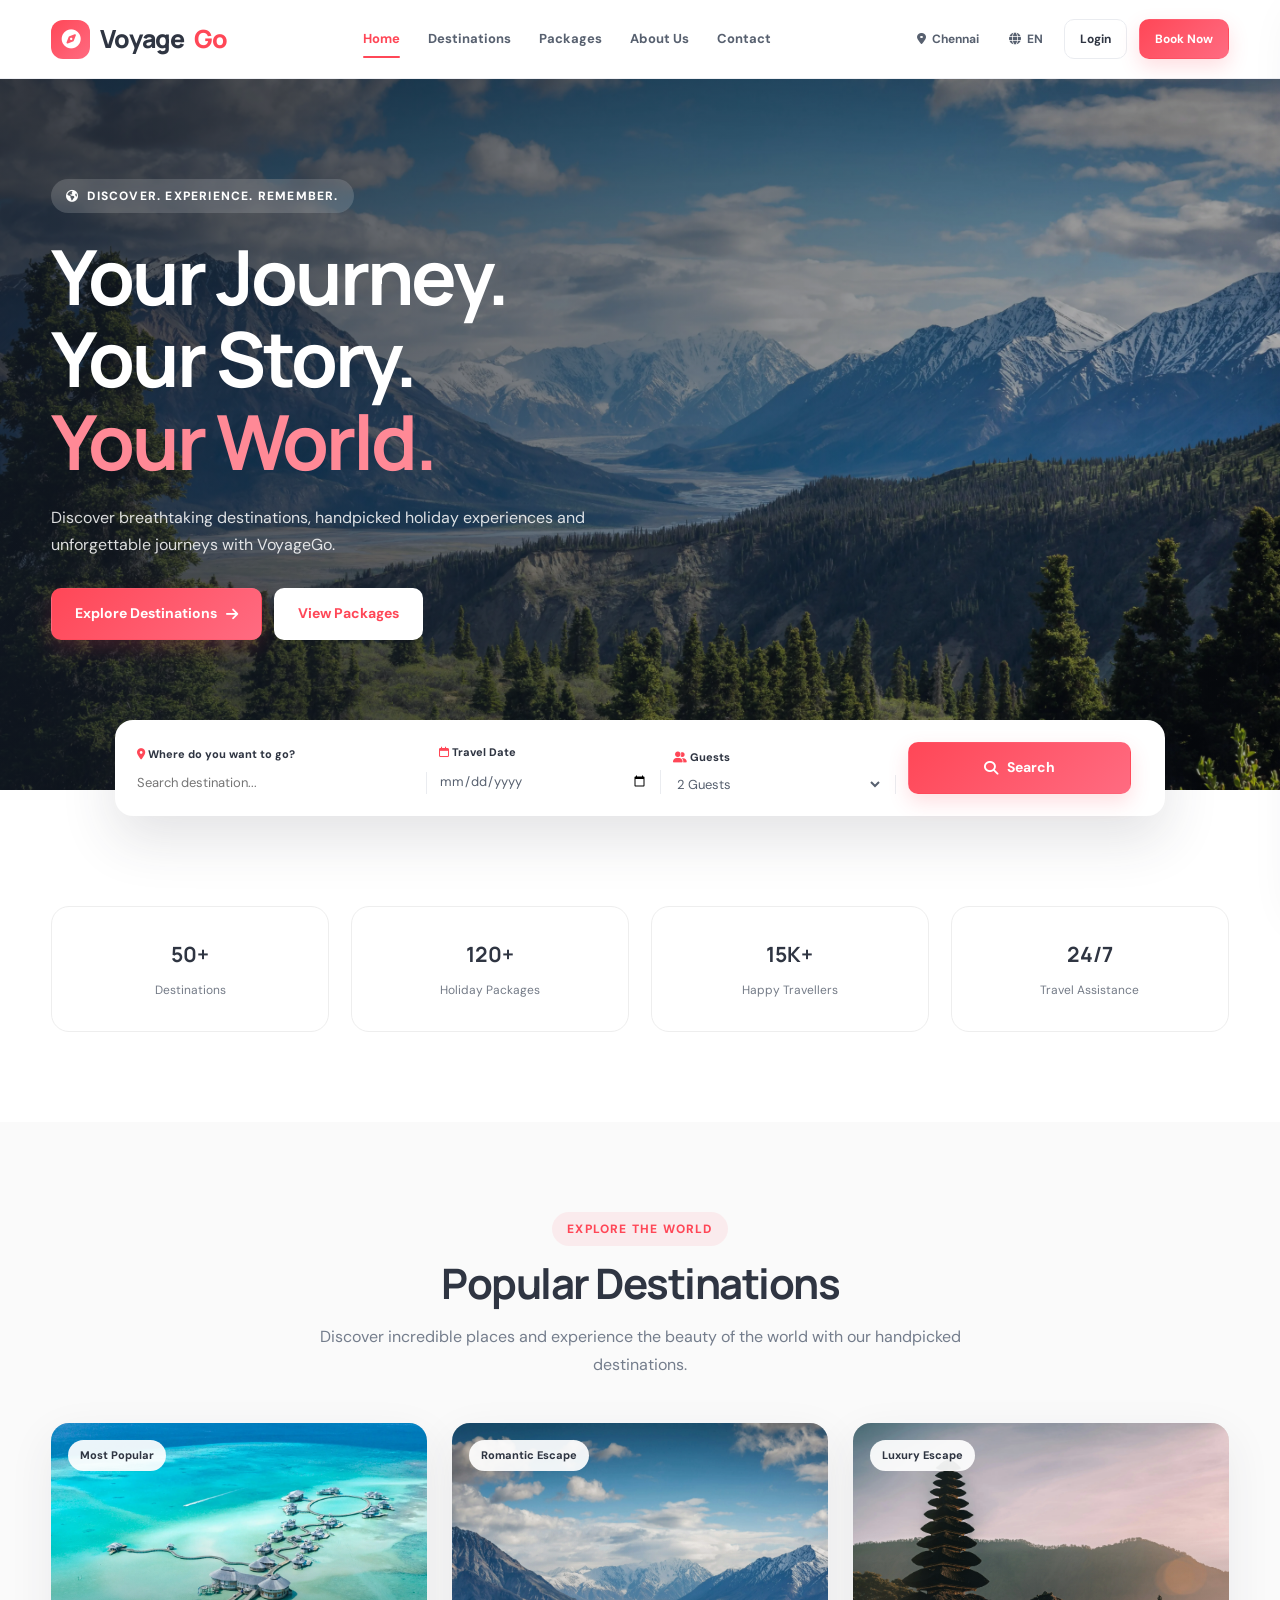
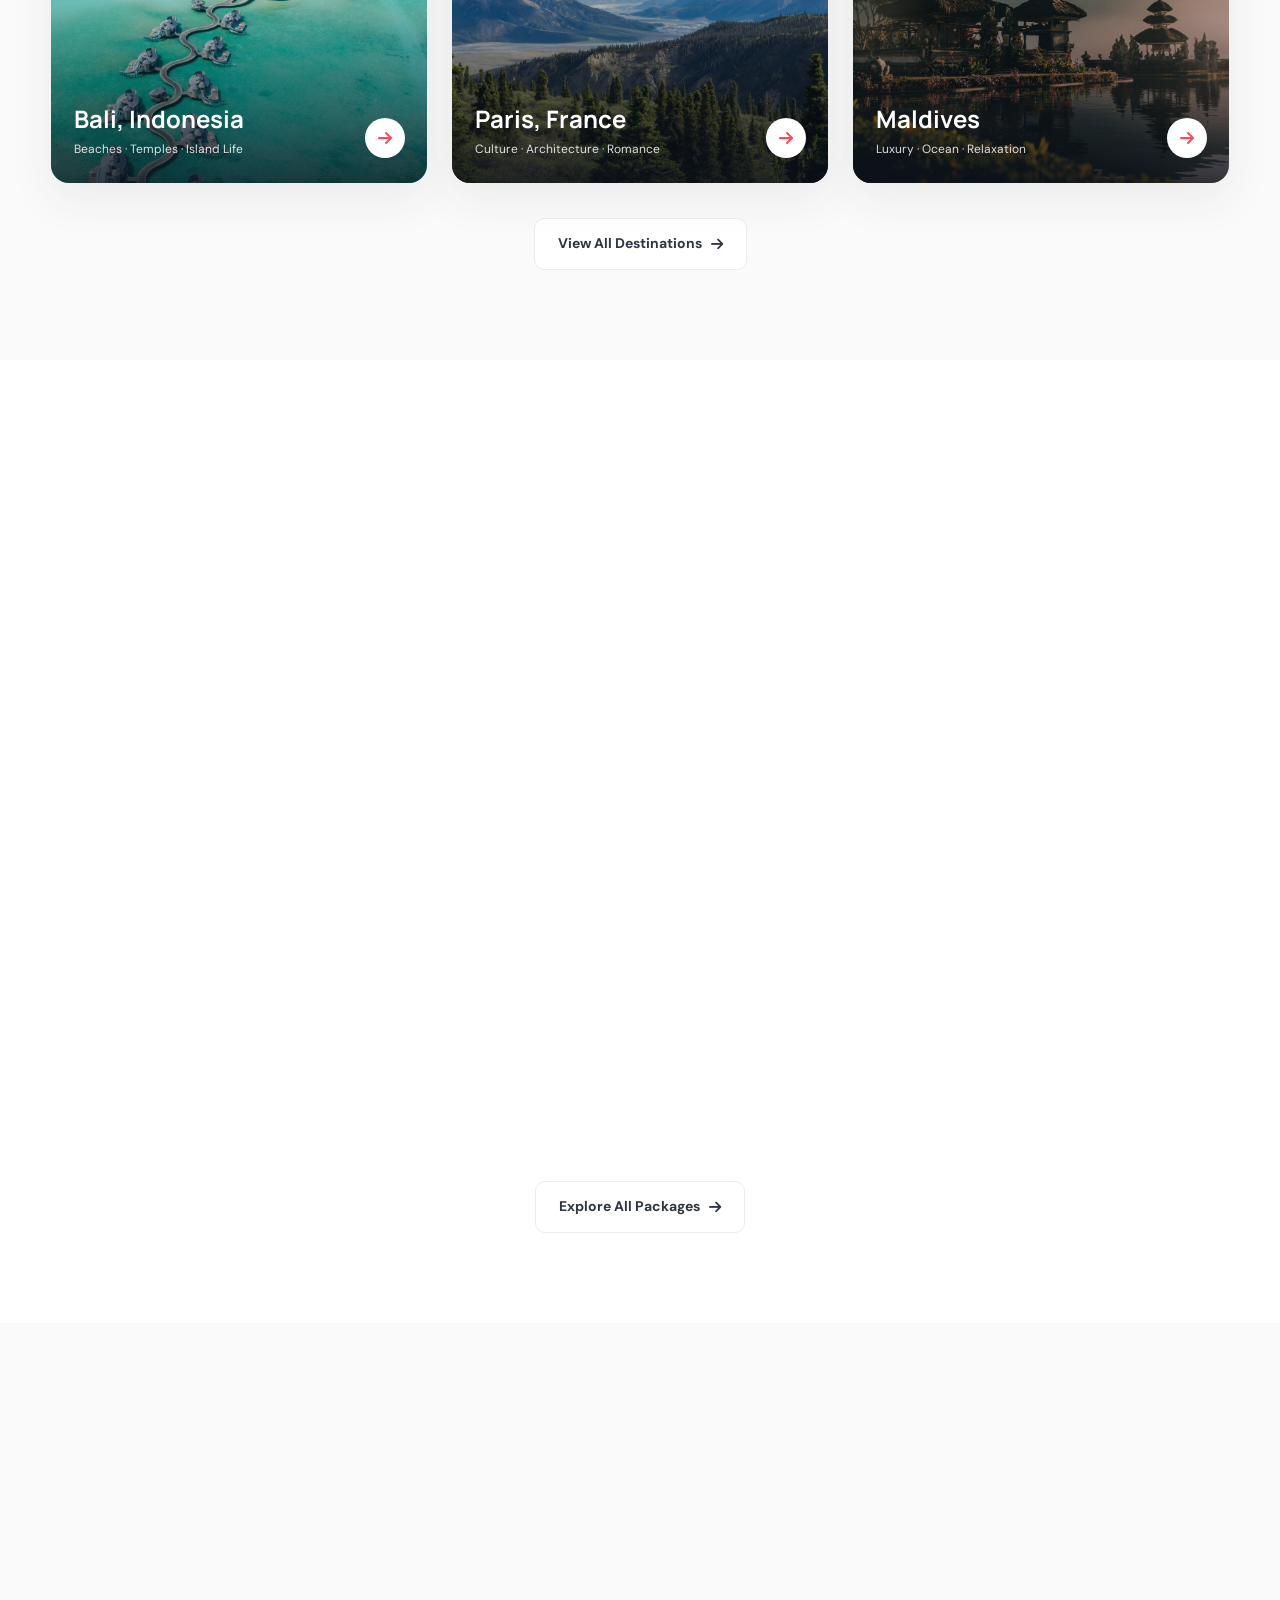
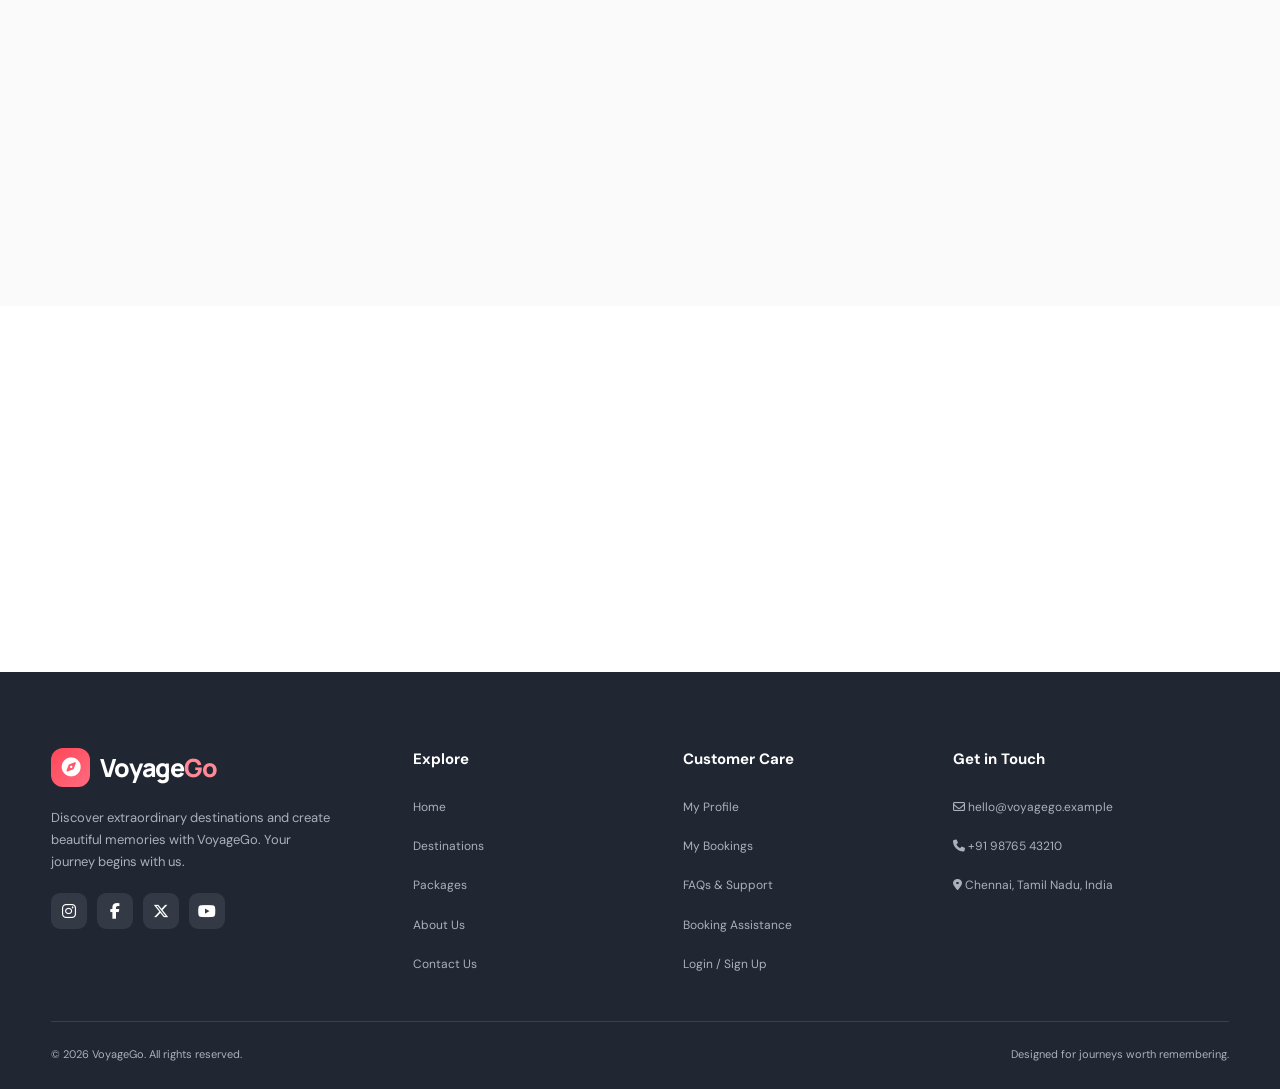
<file: index.html>
<!DOCTYPE html>
<html lang="en">
<head>
    <meta charset="UTF-8">
    <meta name="viewport" content="width=device-width, initial-scale=1.0">
    <meta name="theme-color" content="#FFFFFF">
    <meta name="description" content="Discover unforgettable destinations, premium holiday packages and seamless travel experiences with VoyageGo.">

    <title>VoyageGo - Discover Your Next Journey</title>

    <link rel="preconnect" href="https://fonts.googleapis.com">
    <link rel="preconnect" href="https://fonts.gstatic.com" crossorigin>

    <link rel="stylesheet" href="https://cdnjs.cloudflare.com/ajax/libs/font-awesome/6.5.2/css/all.min.css">
    <link rel="stylesheet" href="css/style.css">
</head>

<body>

<!-- ================= HEADER ================= -->

<header class="site-header">
    <div class="container navbar">

        <a href="index.html" class="logo">
            <span class="logo-mark">
                <i class="fa-solid fa-compass"></i>
            </span>
            Voyage<span class="text-primary">Go</span>
        </a>

        <nav class="nav-links">
            <a href="index.html" class="active" data-i18n="home">Home</a>
            <a href="tourist.html" data-i18n="destinations">Destinations</a>
            <a href="packages.html" data-i18n="packages">Packages</a>
            <a href="about.html" data-i18n="about">About Us</a>
            <a href="contact.html" data-i18n="contact">Contact</a>
        </nav>

        <div class="nav-actions">

            <button class="nav-utility" data-location-trigger>
                <i class="fa-solid fa-location-dot"></i>
                <span data-current-city>Chennai</span>
            </button>

            <button class="nav-utility" data-language-trigger>
                <i class="fa-solid fa-globe"></i>
                <span data-language-current>EN</span>
            </button>

            <a href="login.html" class="btn btn-outline btn-sm desktop-auth">
                Login
            </a>

            <a href="booking.html" class="btn btn-primary btn-sm desktop-auth">
                Book Now
            </a>

            <button class="mobile-toggle"
                    id="mobile-toggle"
                    aria-label="Open navigation"
                    aria-expanded="false">
                <i class="fa-solid fa-bars"></i>
            </button>

        </div>
    </div>
</header>

<!-- MOBILE OVERLAY -->

<div class="mobile-overlay" id="mobile-overlay"></div>

<!-- MOBILE DRAWER -->

<aside class="mobile-drawer"
       id="mobile-drawer"
       aria-hidden="true">

    <div class="drawer-header">
        <a href="index.html" class="logo">
            <span class="logo-mark">
                <i class="fa-solid fa-compass"></i>
            </span>
            Voyage<span class="text-primary">Go</span>
        </a>

        <button class="drawer-close" id="drawer-close">
            <i class="fa-solid fa-xmark"></i>
        </button>
    </div>

    <nav class="drawer-links">
        <a href="index.html" class="active">Home</a>
        <a href="tourist.html">Destinations</a>
        <a href="packages.html">Packages</a>
        <a href="about.html">About Us</a>
        <a href="contact.html">Contact Us</a>
        <a href="booking.html">My Booking</a>
        <a href="dashboard.html">My Dashboard</a>
    </nav>

    <div class="drawer-actions">
        <button class="btn btn-outline btn-block"
                data-location-trigger>
            <i class="fa-solid fa-location-dot"></i>
            <span data-current-city>Chennai</span>
        </button>

        <button class="btn btn-outline btn-block"
                data-language-trigger>
            <i class="fa-solid fa-globe"></i>
            Change Language
        </button>

        <a href="login.html" class="btn btn-primary btn-block">
            Login / Sign Up
        </a>
    </div>

</aside>

<!-- ================= HERO ================= -->

<main>

<section class="hero">

    <div class="hero-content">

        <span class="eyebrow">
            <i class="fa-solid fa-earth-americas"></i>
            Discover. Experience. Remember.
        </span>

        <h1>
            Your Journey.<br>
            Your Story.<br>
            <span>Your World.</span>
        </h1>

        <p>
            Discover breathtaking destinations, handpicked holiday
            experiences and unforgettable journeys with VoyageGo.
        </p>

        <div style="display:flex;gap:12px;flex-wrap:wrap;margin-top:30px;">

            <a href="tourist.html" class="btn btn-primary">
                Explore Destinations
                <i class="fa-solid fa-arrow-right"></i>
            </a>

            <a href="packages.html" class="btn btn-white">
                View Packages
            </a>

        </div>

    </div>

</section>

<!-- ================= SEARCH WIDGET ================= -->

<div class="hero-search-wrap">

    <form class="search-widget" id="travel-search-form">

        <div class="search-field">

            <label>
                <i class="fa-solid fa-location-dot text-primary"></i>
                Where do you want to go?
            </label>

            <div class="search-field-inner">
                <input
                    type="text"
                    id="search-destination"
                    placeholder="Search destination..."
                    list="destination-suggestions"
                    required
                >

                <datalist id="destination-suggestions">
                    <option value="Bali">
                    <option value="Paris">
                    <option value="Maldives">
                    <option value="Switzerland">
                    <option value="Dubai">
                    <option value="Goa">
                    <option value="Kerala">
                    <option value="Singapore">
                </datalist>
            </div>

        </div>

        <div class="search-field">

            <label>
                <i class="fa-regular fa-calendar text-primary"></i>
                Travel Date
            </label>

            <div class="search-field-inner">
                <input type="date"
                       id="search-date"
                       required>
            </div>

        </div>

        <div class="search-field">

            <label>
                <i class="fa-solid fa-user-group text-primary"></i>
                Guests
            </label>

            <div class="search-field-inner">
                <select id="search-guests">
                    <option value="1">1 Guest</option>
                    <option value="2" selected>2 Guests</option>
                    <option value="3">3 Guests</option>
                    <option value="4">4 Guests</option>
                    <option value="5">5 Guests</option>
                    <option value="6">6+ Guests</option>
                </select>
            </div>

        </div>

        <button type="submit" class="btn btn-primary">
            <i class="fa-solid fa-magnifying-glass"></i>
            Search
        </button>

    </form>

</div>

<!-- ================= TRUST STATS ================= -->

<section class="section">

    <div class="container">

        <div class="stats-grid">

            <div class="stat-card reveal">
                <h3>50+</h3>
                <p>Destinations</p>
            </div>

            <div class="stat-card reveal">
                <h3>120+</h3>
                <p>Holiday Packages</p>
            </div>

            <div class="stat-card reveal">
                <h3>15K+</h3>
                <p>Happy Travellers</p>
            </div>

            <div class="stat-card reveal">
                <h3>24/7</h3>
                <p>Travel Assistance</p>
            </div>

        </div>

    </div>

</section>

<!-- ================= DESTINATIONS ================= -->

<section class="section section-light">

    <div class="container">

        <div class="section-heading reveal">

            <span class="eyebrow">Explore the World</span>

            <h2 data-i18n="popular">
                Popular Destinations
            </h2>

            <p>
                Discover incredible places and experience the beauty
                of the world with our handpicked destinations.
            </p>

        </div>

        <div class="destination-grid">

            <!-- BALI -->

            <article class="destination-card reveal">

                <img
                    src="img/ishan-seefromthesky-DtWyp_4YEes-unsplash.webp"
                    alt="Beautiful Bali tropical landscape"
                    loading="lazy"
                >

                <span class="destination-top">Most Popular</span>

                <div class="destination-info">
                    <h3>Bali, Indonesia</h3>
                    <p>Beaches · Temples · Island Life</p>
                </div>

                <a href="tourist.html" class="card-arrow"
                   aria-label="Explore Bali">
                    <i class="fa-solid fa-arrow-right"></i>
                </a>

            </article>

            <!-- PARIS -->

            <article class="destination-card reveal">

                <img
                    src="img/kalen-emsley-Bkci_8qcdvQ-unsplash.webp"
                    alt="Paris city and Eiffel Tower"
                    loading="lazy"
                >

                <span class="destination-top">Romantic Escape</span>

                <div class="destination-info">
                    <h3>Paris, France</h3>
                    <p>Culture · Architecture · Romance</p>
                </div>

                <a href="tourist.html" class="card-arrow"
                   aria-label="Explore Paris">
                    <i class="fa-solid fa-arrow-right"></i>
                </a>

            </article>

            <!-- MALDIVES -->

            <article class="destination-card reveal">

                <img
                    src="img/katarzyna-zygnerska-Y0UUhY1V7Po-unsplash.webp"
                    alt="Maldives luxury island resort"
                    loading="lazy"
                >

                <span class="destination-top">Luxury Escape</span>

                <div class="destination-info">
                    <h3>Maldives</h3>
                    <p>Luxury · Ocean · Relaxation</p>
                </div>

                <a href="tourist.html" class="card-arrow"
                   aria-label="Explore Maldives">
                    <i class="fa-solid fa-arrow-right"></i>
                </a>

            </article>

        </div>

        <div style="text-align:center;margin-top:35px;">

            <a href="tourist.html" class="btn btn-outline">
                View All Destinations
                <i class="fa-solid fa-arrow-right"></i>
            </a>

        </div>

    </div>

</section>

<!-- ================= FEATURED PACKAGES ================= -->

<section class="section">

    <div class="container">

        <div class="section-heading reveal">

            <span class="eyebrow">Curated Experiences</span>

            <h2>Featured Holiday Packages</h2>

            <p>
                Beautifully planned experiences with accommodation,
                sightseeing and unforgettable moments.
            </p>

        </div>

        <div class="package-grid">

            <!-- PACKAGE 1 -->

            <article class="package-card reveal">

                <div class="package-image">

                    <img
                        src="img/ishan-seefromthesky-DtWyp_4YEes-unsplash.webp"
                        alt="Bali holiday package"
                        loading="lazy"
                    >

                    <span class="package-tag">Best Seller</span>

                </div>

                <div class="package-content">

                    <div class="package-meta">
                        <span><i class="fa-regular fa-clock"></i> 5 Days / 4 Nights</span>
                        <span><i class="fa-solid fa-star text-primary"></i> 4.9</span>
                    </div>

                    <h3>Bali Tropical Escape</h3>

                    <p>
                        Enjoy stunning beaches, island adventures,
                        premium stays and cultural experiences.
                    </p>

                    <div class="package-bottom">

                        <div class="package-price">
                            <strong>₹35,999</strong>
                            <small>Starting per person</small>
                        </div>

                        <button class="btn btn-primary btn-sm"
                            data-add-booking
                            data-id="bali-package"
                            data-title="Bali Tropical Escape"
                            data-price="35999"
                            data-type="Holiday Package"
                            data-image="img/ishan-seefromthesky-DtWyp_4YEes-unsplash.webp">
                            Add Trip
                        </button>

                    </div>

                </div>

            </article>

            <!-- PACKAGE 2 -->

            <article class="package-card reveal">

                <div class="package-image">

                    <img
                        src="img/kalen-emsley-Bkci_8qcdvQ-unsplash.webp"
                        alt="Paris holiday package"
                        loading="lazy"
                    >

                    <span class="package-tag">Romantic</span>

                </div>

                <div class="package-content">

                    <div class="package-meta">
                        <span><i class="fa-regular fa-clock"></i> 6 Days / 5 Nights</span>
                        <span><i class="fa-solid fa-star text-primary"></i> 4.8</span>
                    </div>

                    <h3>Paris City Experience</h3>

                    <p>
                        Explore iconic architecture, beautiful streets,
                        museums and memorable city experiences.
                    </p>

                    <div class="package-bottom">

                        <div class="package-price">
                            <strong>₹59,999</strong>
                            <small>Starting per person</small>
                        </div>

                        <button class="btn btn-primary btn-sm"
                            data-add-booking
                            data-id="paris-package"
                            data-title="Paris City Experience"
                            data-price="59999"
                            data-type="Holiday Package"
                            data-image="img/kalen-emsley-Bkci_8qcdvQ-unsplash.webp">
                            Add Trip
                        </button>

                    </div>

                </div>

            </article>

            <!-- PACKAGE 3 -->

            <article class="package-card reveal">

                <div class="package-image">

                    <img
                        src="img/katarzyna-zygnerska-Y0UUhY1V7Po-unsplash.webp"
                        alt="Maldives luxury package"
                        loading="lazy"
                    >

                    <span class="package-tag">Premium</span>

                </div>

                <div class="package-content">

                    <div class="package-meta">
                        <span><i class="fa-regular fa-clock"></i> 4 Days / 3 Nights</span>
                        <span><i class="fa-solid fa-star text-primary"></i> 5.0</span>
                    </div>

                    <h3>Maldives Luxury Retreat</h3>

                    <p>
                        Experience turquoise waters, premium resorts,
                        private beaches and relaxing island life.
                    </p>

                    <div class="package-bottom">

                        <div class="package-price">
                            <strong>₹74,999</strong>
                            <small>Starting per person</small>
                        </div>

                        <button class="btn btn-primary btn-sm"
                            data-add-booking
                            data-id="maldives-package"
                            data-title="Maldives Luxury Retreat"
                            data-price="74999"
                            data-type="Holiday Package"
                            data-image="img/katarzyna-zygnerska-Y0UUhY1V7Po-unsplash.webp">
                            Add Trip
                        </button>

                    </div>

                </div>

            </article>

        </div>

        <div style="text-align:center;margin-top:35px;">

            <a href="packages.html" class="btn btn-outline">
                Explore All Packages
                <i class="fa-solid fa-arrow-right"></i>
            </a>

        </div>

    </div>

</section>

<!-- ================= WHY VOYAGEGO ================= -->

<section class="section section-light">

    <div class="container">

        <div class="section-heading reveal">

            <span class="eyebrow">Why VoyageGo</span>

            <h2>Travel Better. Experience More.</h2>

            <p>
                Every journey deserves thoughtful planning,
                exceptional hospitality and reliable support.
            </p>

        </div>

        <div class="highlight-grid">

            <article class="highlight-card reveal">

                <div class="highlight-icon">
                    <i class="fa-solid fa-earth-americas"></i>
                </div>

                <h3>Handpicked Destinations</h3>

                <p>
                    Explore carefully selected destinations
                    and exceptional travel experiences.
                </p>

            </article>

            <article class="highlight-card reveal">

                <div class="highlight-icon">
                    <i class="fa-solid fa-hotel"></i>
                </div>

                <h3>Premium Hospitality</h3>

                <p>
                    Enjoy comfortable stays, quality service
                    and thoughtfully designed holiday packages.
                </p>

            </article>

            <article class="highlight-card reveal">

                <div class="highlight-icon">
                    <i class="fa-solid fa-headset"></i>
                </div>

                <h3>Travel Assistance</h3>

                <p>
                    Get helpful support throughout your
                    travel planning and booking journey.
                </p>

            </article>

        </div>

    </div>

</section>

<!-- ================= NEWSLETTER ================= -->

<section class="section">

    <div class="container">

        <div class="newsletter reveal">

            <div>
                <h2>Let the World Come to You.</h2>

                <p>
                    Subscribe for destination inspiration,
                    travel updates and exclusive offers.
                </p>
            </div>

            <form class="newsletter-form" data-newsletter-form>

                <input
                    type="email"
                    placeholder="Enter your email address"
                    aria-label="Email address"
                    required
                >

                <button type="submit" class="btn btn-primary">
                    Subscribe
                </button>

            </form>

        </div>

    </div>

</section>

</main>

<!-- ================= FOOTER ================= -->

<footer class="site-footer">

    <div class="container">

        <div class="footer-grid">

            <div class="footer-brand">

                <a href="index.html" class="logo">
                    <span class="logo-mark">
                        <i class="fa-solid fa-compass"></i>
                    </span>
                    <span style="color:white">
                        Voyage<span style="color:#FF8996">Go</span>
                    </span>
                </a>

                <p>
                    Discover extraordinary destinations and
                    create beautiful memories with VoyageGo.
                    Your journey begins with us.
                </p>

                <div class="footer-socials">

                    <a href="https://www.instagram.com/"
                       target="_blank" rel="noopener"
                       aria-label="Instagram">
                        <i class="fa-brands fa-instagram"></i>
                    </a>

                    <a href="https://www.facebook.com/"
                       target="_blank" rel="noopener"
                       aria-label="Facebook">
                        <i class="fa-brands fa-facebook-f"></i>
                    </a>

                    <a href="https://x.com/"
                       target="_blank" rel="noopener"
                       aria-label="X">
                        <i class="fa-brands fa-x-twitter"></i>
                    </a>

                    <a href="https://www.youtube.com/"
                       target="_blank" rel="noopener"
                       aria-label="YouTube">
                        <i class="fa-brands fa-youtube"></i>
                    </a>

                </div>

            </div>

            <div>

                <h3 class="footer-title" data-i18n="footerExplore">
                    Explore
                </h3>

                <ul class="footer-links">
                    <li><a href="index.html">Home</a></li>
                    <li><a href="tourist.html">Destinations</a></li>
                    <li><a href="packages.html">Packages</a></li>
                    <li><a href="about.html">About Us</a></li>
                    <li><a href="contact.html">Contact Us</a></li>
                </ul>

            </div>

            <div>

                <h3 class="footer-title" data-i18n="customerCare">
                    Customer Care
                </h3>

                <ul class="footer-links">
                    <li><a href="dashboard.html">My Profile</a></li>
                    <li><a href="dashboard.html">My Bookings</a></li>
                    <li><a href="contact.html">FAQs & Support</a></li>
                    <li><a href="booking.html">Booking Assistance</a></li>
                    <li><a href="login.html">Login / Sign Up</a></li>
                </ul>

            </div>

            <div>

                <h3 class="footer-title" data-i18n="getInTouch">
                    Get in Touch
                </h3>

                <ul class="footer-links">
                    <li>
                        <a href="mailto:hello@voyagego.example">
                            <i class="fa-regular fa-envelope"></i>
                            hello@voyagego.example
                        </a>
                    </li>

                    <li>
                        <a href="tel:+919876543210">
                            <i class="fa-solid fa-phone"></i>
                            +91 98765 43210
                        </a>
                    </li>

                    <li>
                        <a href="contact.html">
                            <i class="fa-solid fa-location-dot"></i>
                            Chennai, Tamil Nadu, India
                        </a>
                    </li>
                </ul>

            </div>

        </div>

        <div class="footer-bottom">

            <p>
                © <span data-current-year></span> VoyageGo.
                All rights reserved.
            </p>

            <p>Designed for journeys worth remembering.</p>

        </div>

    </div>

</footer>

<!-- ================= LOCATION MODAL ================= -->

<div class="modal" id="location-modal">

    <div class="modal-box">

        <div class="modal-header">
            <h3>Select Your Location</h3>

            <button class="modal-close"
                    data-modal-close="location-modal">
                &times;
            </button>
        </div>

        <p class="text-muted" style="font-size:13px;margin-bottom:20px;">
            Choose a city or allow VoyageGo to detect your current location.
        </p>

        <button class="btn btn-primary btn-block"
                id="detect-location">
            <i class="fa-solid fa-location-crosshairs"></i>
            Use my current location
        </button>

        <h4 style="margin:22px 0 12px;">Popular Cities</h4>

        <div class="language-options">

            <button class="language-option" data-city="Chennai">
                Chennai
            </button>

            <button class="language-option" data-city="Bengaluru">
                Bengaluru
            </button>

            <button class="language-option" data-city="Mumbai">
                Mumbai
            </button>

            <button class="language-option" data-city="Hyderabad">
                Hyderabad
            </button>

            <button class="language-option" data-city="Delhi">
                Delhi
            </button>

            <button class="language-option" data-city="Kochi">
                Kochi
            </button>

        </div>

    </div>

</div>

<!-- ================= LANGUAGE MODAL ================= -->

<div class="modal" id="language-modal">

    <div class="modal-box">

        <div class="modal-header">
            <h3>Select Language</h3>

            <button class="modal-close"
                    data-modal-close="language-modal">
                &times;
            </button>
        </div>

        <div class="language-options">

            <button class="language-option" data-language="en">
                English
            </button>

            <button class="language-option" data-language="ta">
                தமிழ்
            </button>

            <button class="language-option" data-language="hi">
                हिन्दी
            </button>

            <button class="language-option" data-language="te">
                తెలుగు
            </button>

            <button class="language-option" data-language="kn">
                ಕನ್ನಡ
            </button>

            <button class="language-option" data-language="ml">
                മലയാളം
            </button>

        </div>

    </div>

</div>

<!-- ================= JAVASCRIPT ================= -->

<script src="js/main.js"></script>

</body>
</html>
</file>
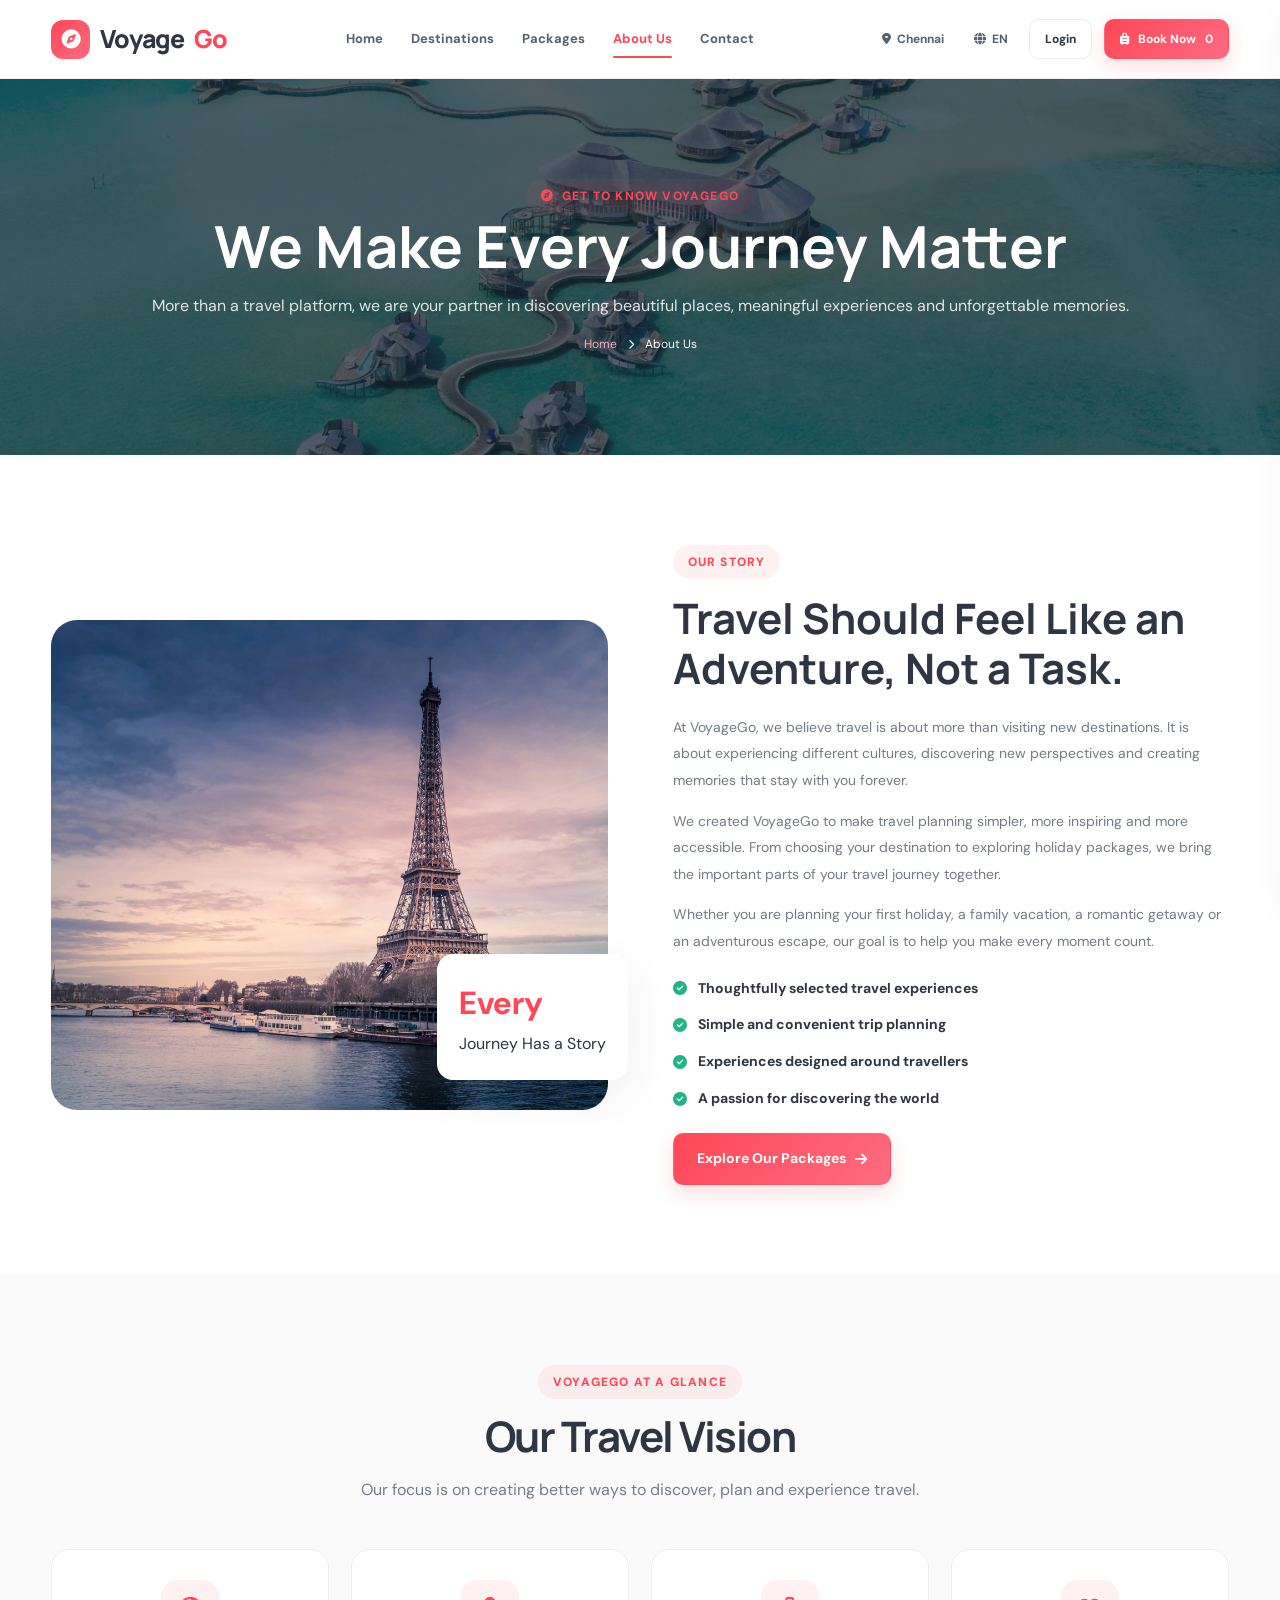
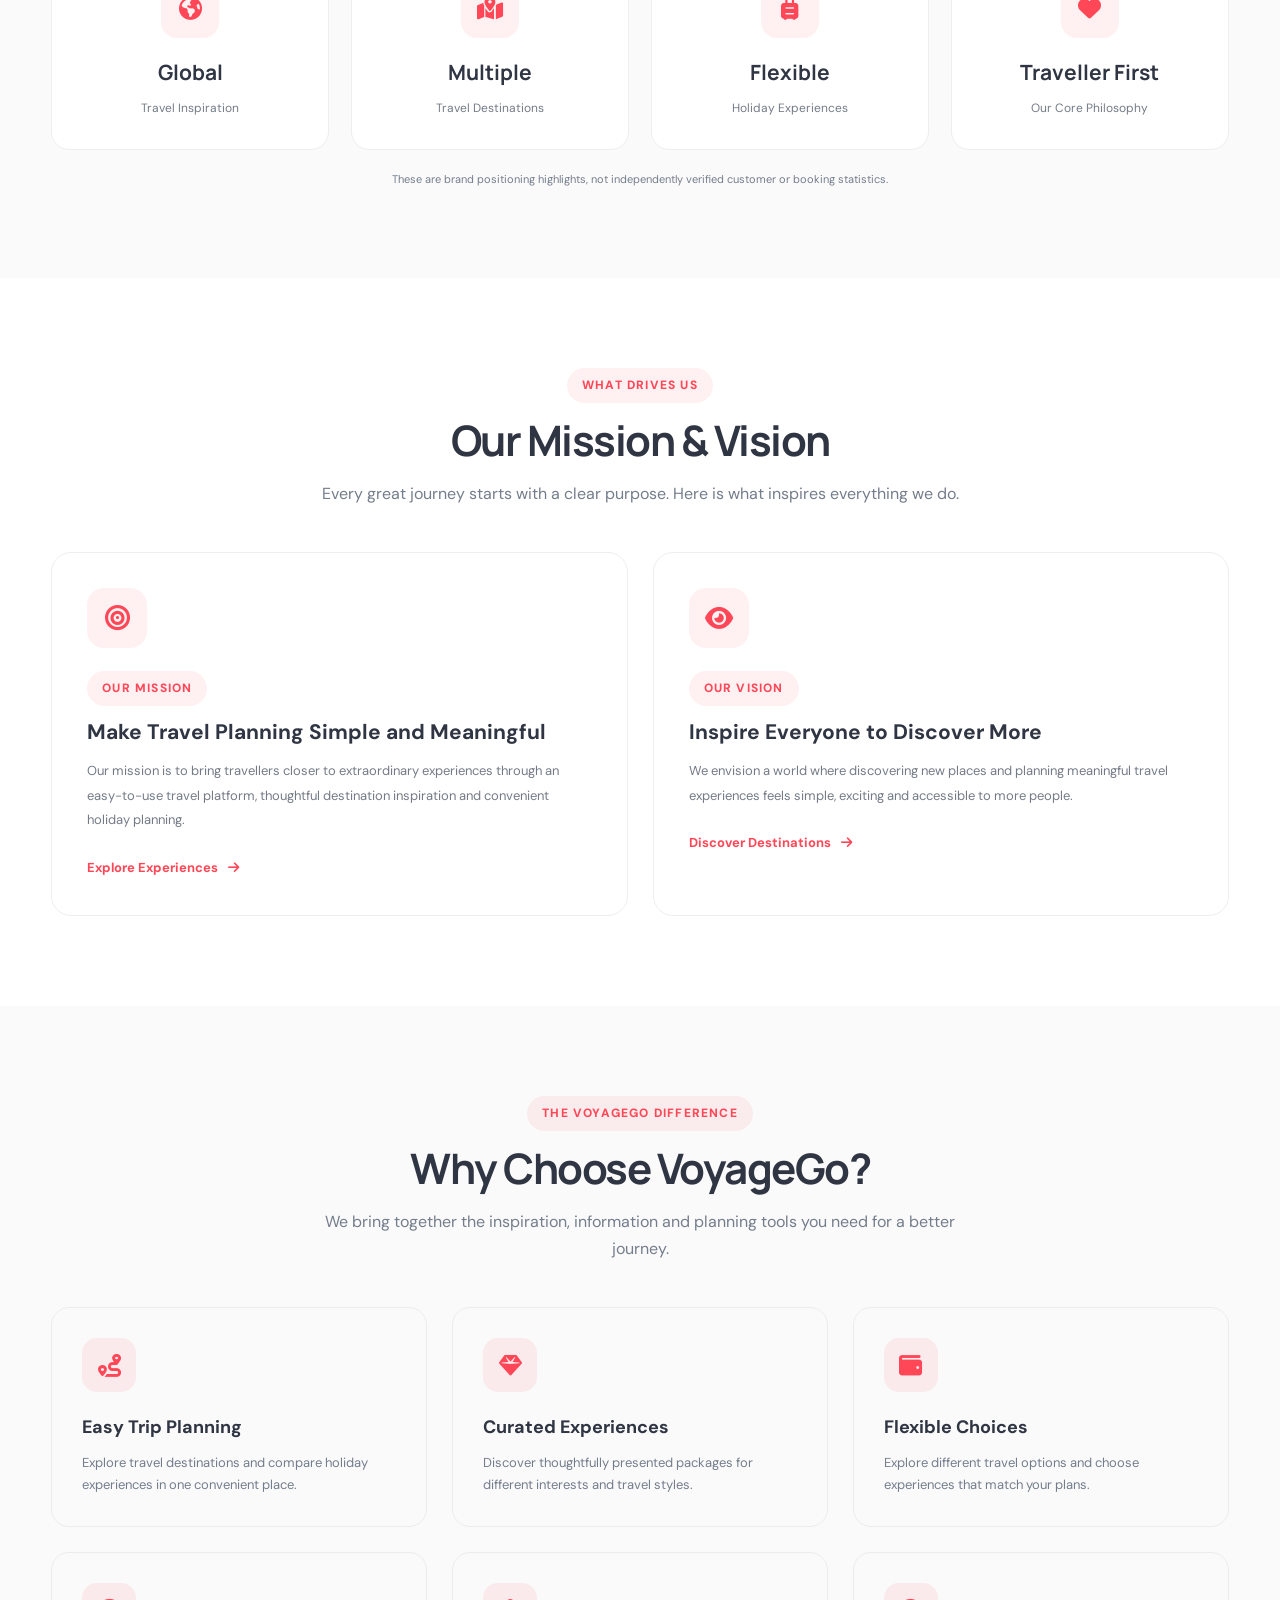
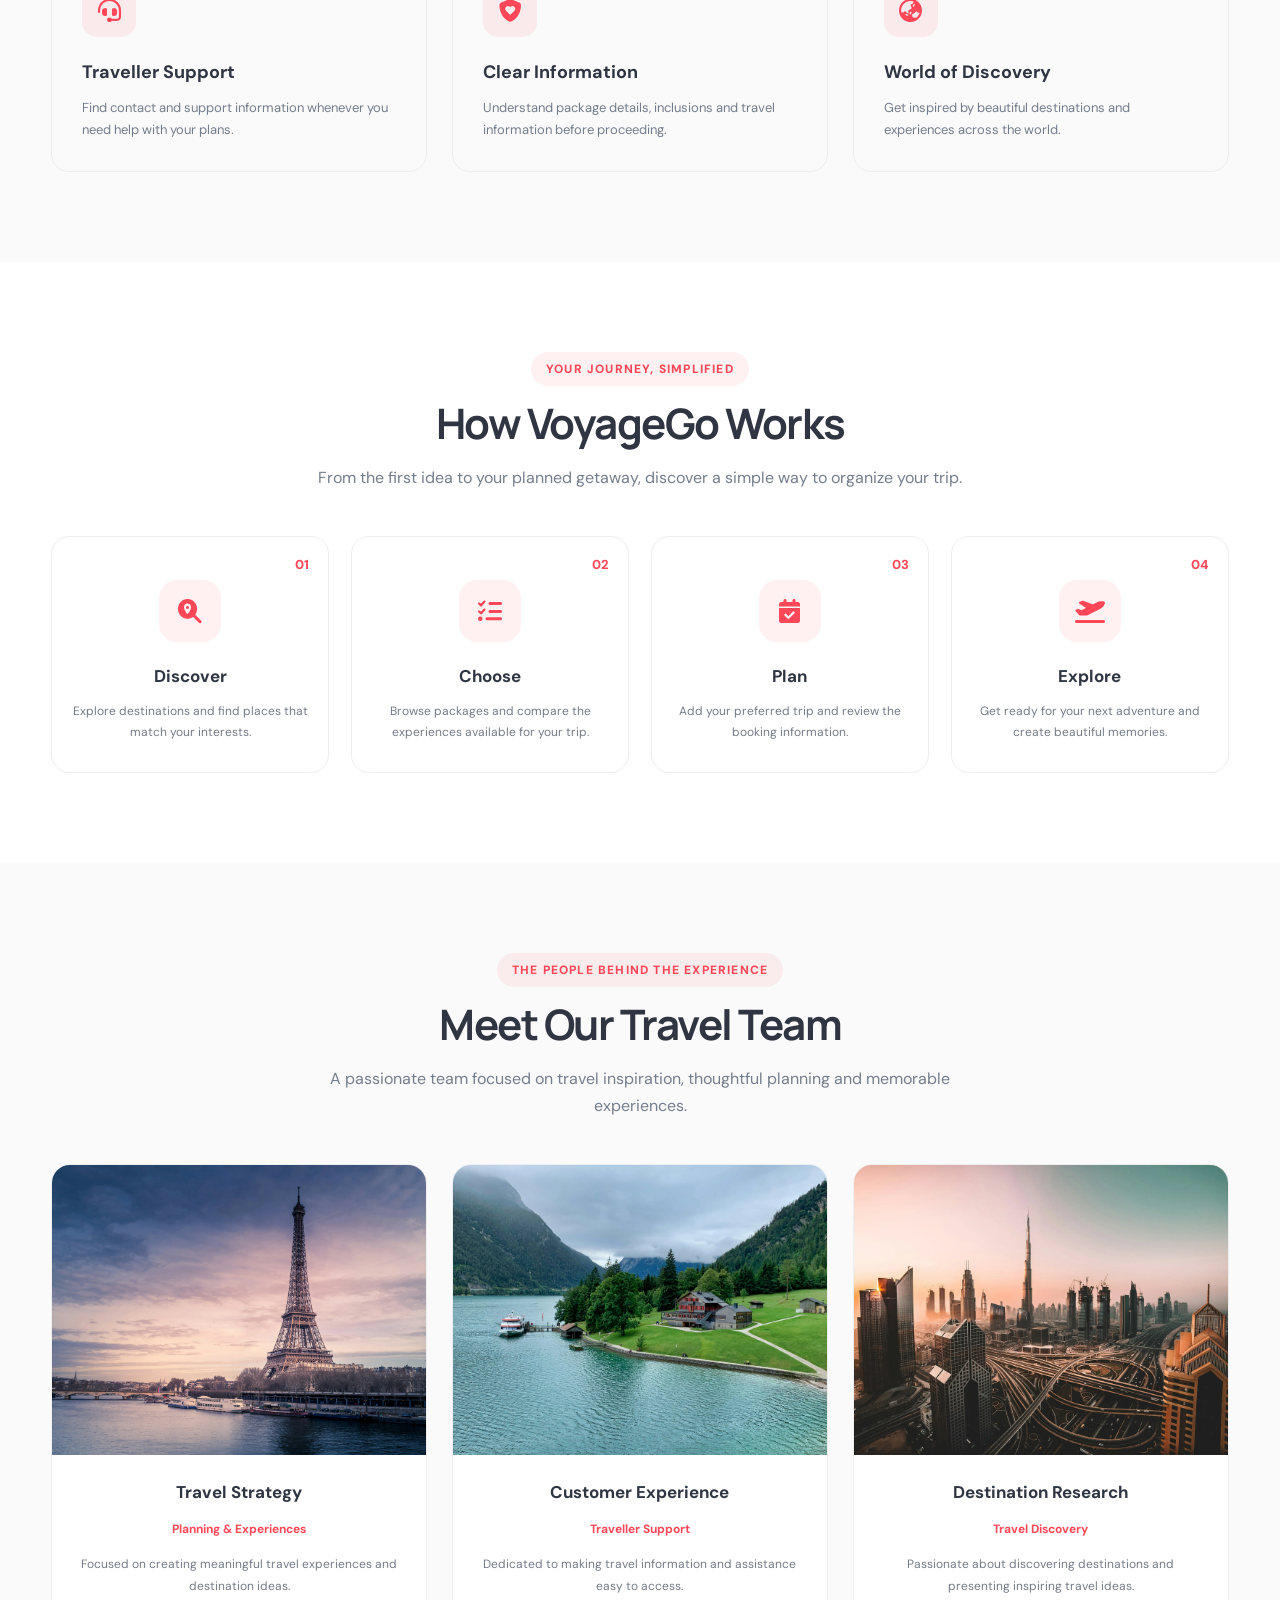
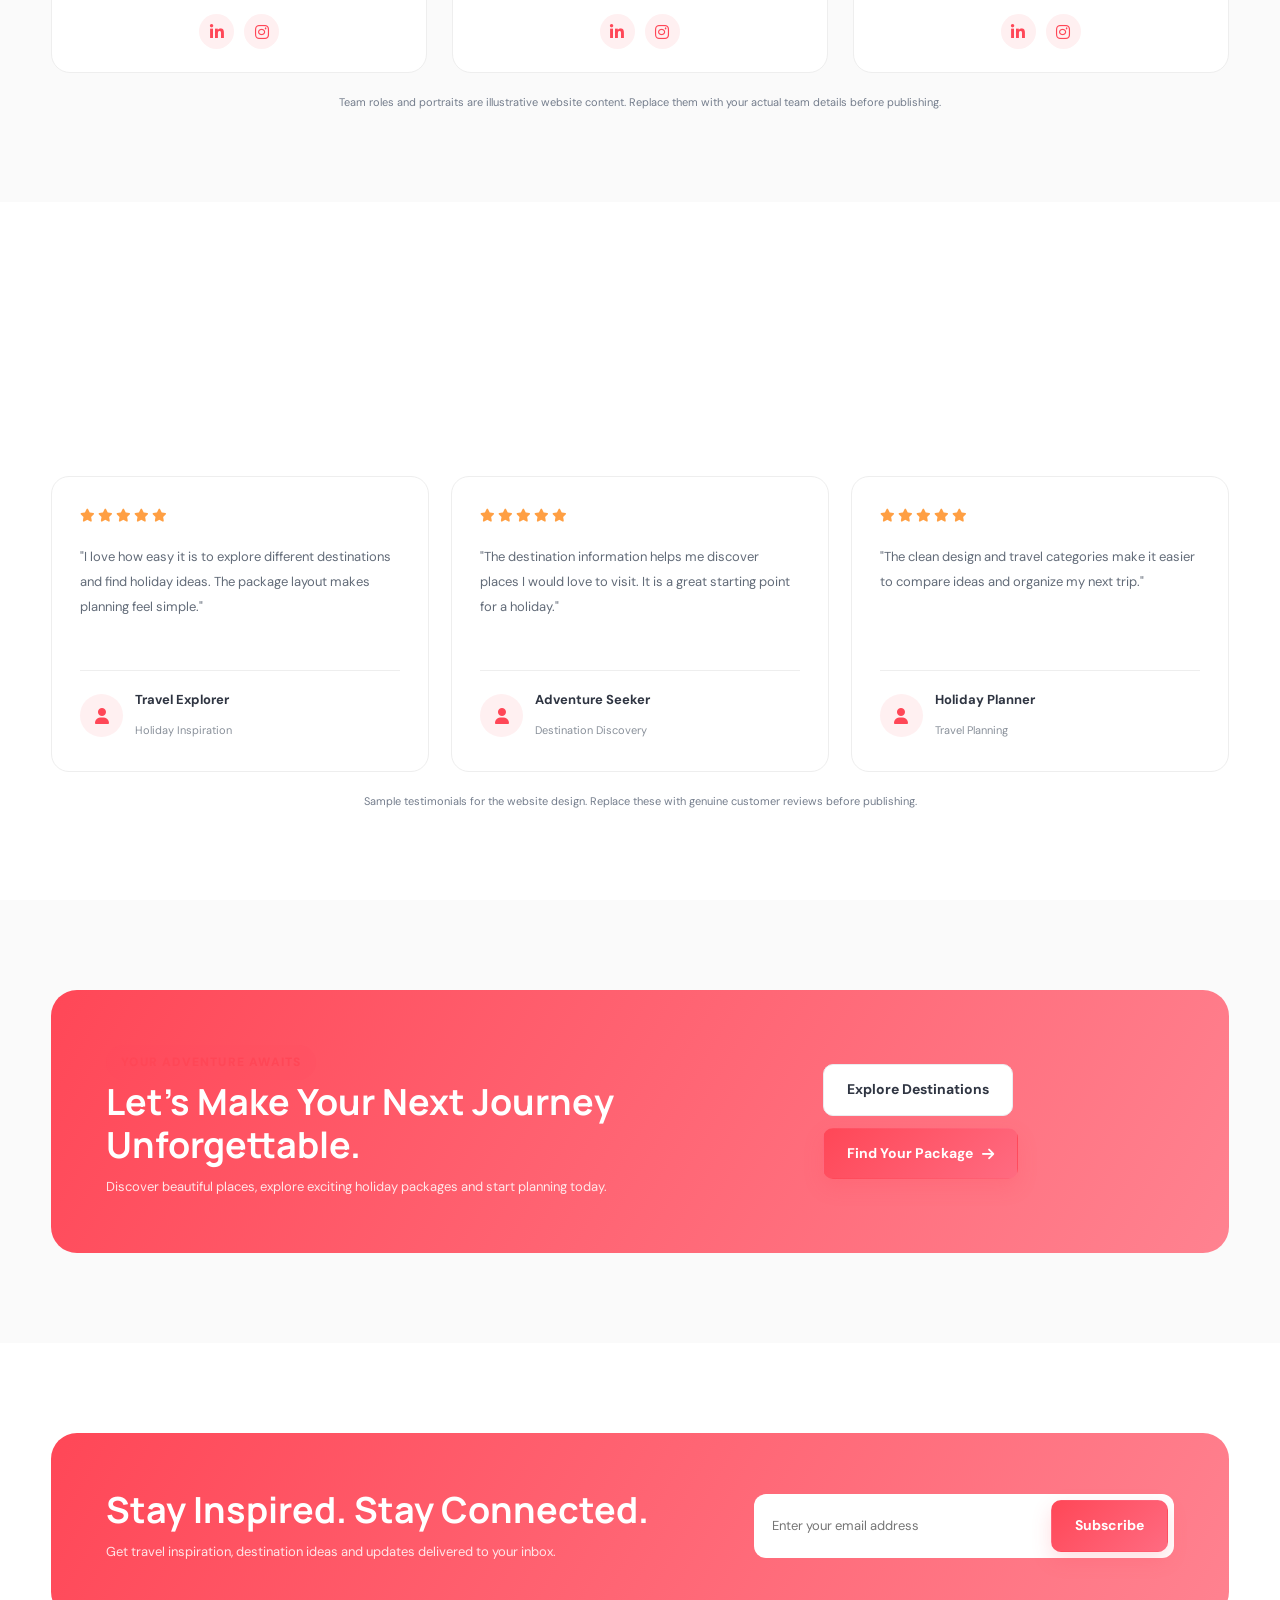
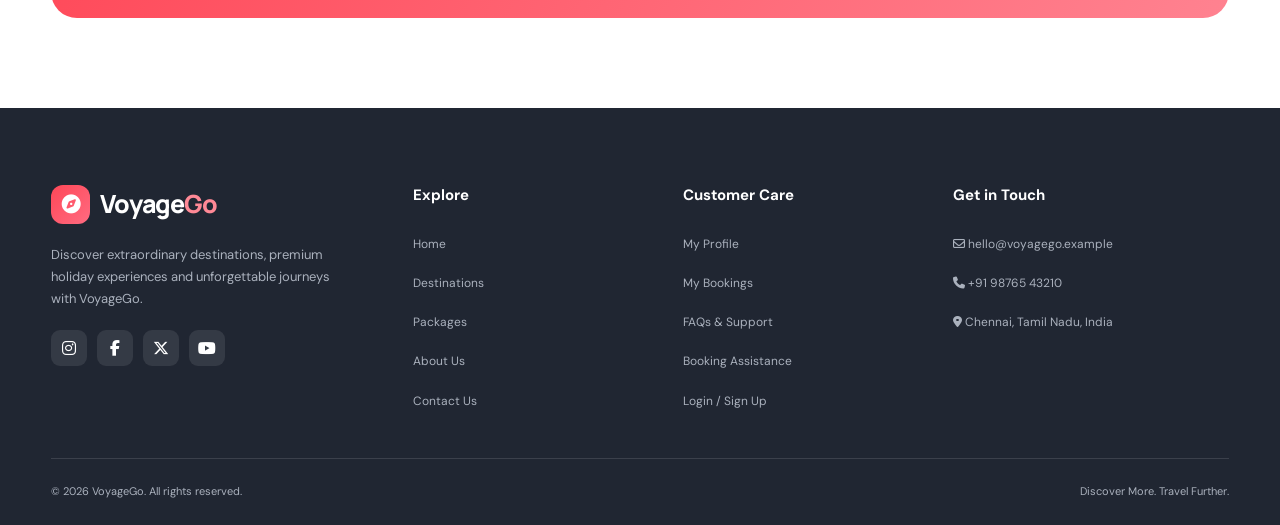
<file: about.html>
<!DOCTYPE html>
<html lang="en">

<head>
    <meta charset="UTF-8">
    <meta name="viewport" content="width=device-width, initial-scale=1.0">
    <meta name="theme-color" content="#FFFFFF">

    <meta name="description" content="Discover the story behind VoyageGo. Learn about our mission, vision, travel experts and commitment to creating unforgettable journeys.">

    <title>About Us | VoyageGo</title>

    <link rel="preconnect" href="https://fonts.googleapis.com">
    <link rel="preconnect" href="https://fonts.gstatic.com" crossorigin>

    <link rel="stylesheet"
          href="https://cdnjs.cloudflare.com/ajax/libs/font-awesome/6.5.2/css/all.min.css">

    <link rel="stylesheet" href="css/style.css">
</head>

<body>

<!-- =====================================================
     HEADER
===================================================== -->

<header class="site-header">

    <div class="container navbar">

        <a href="index.html" class="logo">

            <span class="logo-mark">
                <i class="fa-solid fa-compass"></i>
            </span>

            Voyage<span class="text-primary">Go</span>

        </a>

        <nav class="nav-links">

            <a href="index.html">Home</a>

            <a href="tourist.html">Destinations</a>

            <a href="packages.html">Packages</a>

            <a href="about.html" class="active">About Us</a>

            <a href="contact.html">Contact</a>

        </nav>

        <div class="nav-actions">

            <button class="nav-utility" data-location-trigger>

                <i class="fa-solid fa-location-dot"></i>

                <span data-current-city>Chennai</span>

            </button>

            <button class="nav-utility" data-language-trigger>

                <i class="fa-solid fa-globe"></i>

                <span data-language-current>EN</span>

            </button>

            <a href="login.html"
               class="btn btn-outline btn-sm desktop-auth">

                Login

            </a>

            <a href="booking.html"
               class="btn btn-primary btn-sm desktop-auth">

                <i class="fa-solid fa-suitcase-rolling"></i>

                Book Now

                <span data-booking-count>0</span>

            </a>

            <button class="mobile-toggle"
                    id="mobile-toggle"
                    aria-label="Open navigation"
                    aria-expanded="false">

                <i class="fa-solid fa-bars"></i>

            </button>

        </div>

    </div>

</header>


<!-- =====================================================
     MOBILE NAVIGATION
===================================================== -->

<div class="mobile-overlay" id="mobile-overlay"></div>

<aside class="mobile-drawer"
       id="mobile-drawer"
       aria-hidden="true">

    <div class="drawer-header">

        <a href="index.html" class="logo">

            <span class="logo-mark">
                <i class="fa-solid fa-compass"></i>
            </span>

            Voyage<span class="text-primary">Go</span>

        </a>

        <button class="drawer-close"
                id="drawer-close"
                aria-label="Close navigation">

            <i class="fa-solid fa-xmark"></i>

        </button>

    </div>

    <nav class="drawer-links">

        <a href="index.html">Home</a>

        <a href="tourist.html">Destinations</a>

        <a href="packages.html">Packages</a>

        <a href="about.html" class="active">About Us</a>

        <a href="contact.html">Contact Us</a>

        <a href="booking.html">My Booking</a>

        <a href="dashboard.html">My Dashboard</a>

    </nav>

    <div class="drawer-actions">

        <button class="btn btn-outline btn-block"
                data-location-trigger>

            <i class="fa-solid fa-location-dot"></i>

            <span data-current-city>Chennai</span>

        </button>

        <button class="btn btn-outline btn-block"
                data-language-trigger>

            <i class="fa-solid fa-globe"></i>

            Change Language

        </button>

        <a href="login.html"
           class="btn btn-primary btn-block">

            Login / Sign Up

        </a>

    </div>

</aside>


<!-- =====================================================
     MAIN CONTENT
===================================================== -->

<main>


<!-- =====================================================
     ABOUT PAGE BANNER
===================================================== -->

<section class="page-banner about-banner">

    <div class="container">

        <span class="eyebrow">

            <i class="fa-solid fa-compass"></i>

            Get to Know VoyageGo

        </span>

        <h1>We Make Every Journey Matter</h1>

        <p>

            More than a travel platform, we are your partner
            in discovering beautiful places, meaningful
            experiences and unforgettable memories.

        </p>

        <div class="breadcrumb">

            <a href="index.html">Home</a>

            <i class="fa-solid fa-chevron-right"
               style="font-size:10px;margin:0 8px;"></i>

            <span>About Us</span>

        </div>

    </div>

</section>


<!-- =====================================================
     OUR STORY
===================================================== -->

<section class="section">

    <div class="container">

        <div class="about-grid">

            <div class="about-image reveal">

                <img
                    src="img/chris-karidis-nnzkZNYWHaU-unsplash.webp"
                    alt="Beautiful mountain lake travel destination"
                    loading="lazy"
                >

                <div class="about-experience">

                    <strong>Every</strong>

                    <span>Journey Has a Story</span>

                </div>

            </div>


            <div class="about-content reveal">

                <span class="eyebrow">
                    Our Story
                </span>

                <h2>Travel Should Feel Like an Adventure, Not a Task.</h2>

                <p>

                    At VoyageGo, we believe travel is about
                    more than visiting new destinations.
                    It is about experiencing different cultures,
                    discovering new perspectives and creating
                    memories that stay with you forever.

                </p>

                <p>

                    We created VoyageGo to make travel planning
                    simpler, more inspiring and more accessible.
                    From choosing your destination to exploring
                    holiday packages, we bring the important
                    parts of your travel journey together.

                </p>

                <p>

                    Whether you are planning your first holiday,
                    a family vacation, a romantic getaway or
                    an adventurous escape, our goal is to help
                    you make every moment count.

                </p>

                <ul class="check-list">

                    <li>

                        <i class="fa-solid fa-circle-check"></i>

                        Thoughtfully selected travel experiences

                    </li>

                    <li>

                        <i class="fa-solid fa-circle-check"></i>

                        Simple and convenient trip planning

                    </li>

                    <li>

                        <i class="fa-solid fa-circle-check"></i>

                        Experiences designed around travellers

                    </li>

                    <li>

                        <i class="fa-solid fa-circle-check"></i>

                        A passion for discovering the world

                    </li>

                </ul>

                <a href="packages.html"
                   class="btn btn-primary">

                    Explore Our Packages

                    <i class="fa-solid fa-arrow-right"></i>

                </a>

            </div>

        </div>

    </div>

</section>


<!-- =====================================================
     COMPANY STATISTICS
===================================================== -->

<section class="section section-light">

    <div class="container">

        <div class="section-heading reveal">

            <span class="eyebrow">
                VoyageGo at a Glance
            </span>

            <h2>Our Travel Vision</h2>

            <p>

                Our focus is on creating better ways to discover,
                plan and experience travel.

            </p>

        </div>


        <div class="stats-grid">

            <div class="stat-card reveal">

                <div class="stat-icon">

                    <i class="fa-solid fa-earth-americas"></i>

                </div>

                <h3>Global</h3>

                <p>Travel Inspiration</p>

            </div>


            <div class="stat-card reveal">

                <div class="stat-icon">

                    <i class="fa-solid fa-map-location-dot"></i>

                </div>

                <h3>Multiple</h3>

                <p>Travel Destinations</p>

            </div>


            <div class="stat-card reveal">

                <div class="stat-icon">

                    <i class="fa-solid fa-suitcase-rolling"></i>

                </div>

                <h3>Flexible</h3>

                <p>Holiday Experiences</p>

            </div>


            <div class="stat-card reveal">

                <div class="stat-icon">

                    <i class="fa-solid fa-heart"></i>

                </div>

                <h3>Traveller First</h3>

                <p>Our Core Philosophy</p>

            </div>

        </div>

        <p class="text-muted"
           style="text-align:center;font-size:11px;margin-top:20px;">

            These are brand positioning highlights, not independently
            verified customer or booking statistics.

        </p>

    </div>

</section>


<!-- =====================================================
     MISSION AND VISION
===================================================== -->

<section class="section">

    <div class="container">

        <div class="section-heading reveal">

            <span class="eyebrow">
                What Drives Us
            </span>

            <h2>Our Mission & Vision</h2>

            <p>

                Every great journey starts with a clear purpose.
                Here is what inspires everything we do.

            </p>

        </div>


        <div class="mission-grid">


            <!-- MISSION -->

            <article class="mission-card reveal">

                <div class="mission-icon">

                    <i class="fa-solid fa-bullseye"></i>

                </div>

                <span class="eyebrow">
                    Our Mission
                </span>

                <h3>Make Travel Planning Simple and Meaningful</h3>

                <p>

                    Our mission is to bring travellers closer
                    to extraordinary experiences through an
                    easy-to-use travel platform, thoughtful
                    destination inspiration and convenient
                    holiday planning.

                </p>

                <a href="packages.html">

                    Explore Experiences

                    <i class="fa-solid fa-arrow-right"></i>

                </a>

            </article>


            <!-- VISION -->

            <article class="mission-card reveal">

                <div class="mission-icon">

                    <i class="fa-solid fa-eye"></i>

                </div>

                <span class="eyebrow">
                    Our Vision
                </span>

                <h3>Inspire Everyone to Discover More</h3>

                <p>

                    We envision a world where discovering
                    new places and planning meaningful travel
                    experiences feels simple, exciting and
                    accessible to more people.

                </p>

                <a href="tourist.html">

                    Discover Destinations

                    <i class="fa-solid fa-arrow-right"></i>

                </a>

            </article>

        </div>

    </div>

</section>


<!-- =====================================================
     WHY CHOOSE US
===================================================== -->

<section class="section section-light">

    <div class="container">

        <div class="section-heading reveal">

            <span class="eyebrow">
                The VoyageGo Difference
            </span>

            <h2>Why Choose VoyageGo?</h2>

            <p>

                We bring together the inspiration, information
                and planning tools you need for a better journey.

            </p>

        </div>


        <div class="highlight-grid">


            <article class="highlight-card reveal">

                <div class="highlight-icon">

                    <i class="fa-solid fa-route"></i>

                </div>

                <h3>Easy Trip Planning</h3>

                <p>

                    Explore travel destinations and compare
                    holiday experiences in one convenient place.

                </p>

            </article>


            <article class="highlight-card reveal">

                <div class="highlight-icon">

                    <i class="fa-solid fa-gem"></i>

                </div>

                <h3>Curated Experiences</h3>

                <p>

                    Discover thoughtfully presented packages
                    for different interests and travel styles.

                </p>

            </article>


            <article class="highlight-card reveal">

                <div class="highlight-icon">

                    <i class="fa-solid fa-wallet"></i>

                </div>

                <h3>Flexible Choices</h3>

                <p>

                    Explore different travel options and
                    choose experiences that match your plans.

                </p>

            </article>


            <article class="highlight-card reveal">

                <div class="highlight-icon">

                    <i class="fa-solid fa-headset"></i>

                </div>

                <h3>Traveller Support</h3>

                <p>

                    Find contact and support information
                    whenever you need help with your plans.

                </p>

            </article>


            <article class="highlight-card reveal">

                <div class="highlight-icon">

                    <i class="fa-solid fa-shield-heart"></i>

                </div>

                <h3>Clear Information</h3>

                <p>

                    Understand package details, inclusions
                    and travel information before proceeding.

                </p>

            </article>


            <article class="highlight-card reveal">

                <div class="highlight-icon">

                    <i class="fa-solid fa-earth-asia"></i>

                </div>

                <h3>World of Discovery</h3>

                <p>

                    Get inspired by beautiful destinations
                    and experiences across the world.

                </p>

            </article>

        </div>

    </div>

</section>


<!-- =====================================================
     HOW WE WORK
===================================================== -->

<section class="section">

    <div class="container">

        <div class="section-heading reveal">

            <span class="eyebrow">
                Your Journey, Simplified
            </span>

            <h2>How VoyageGo Works</h2>

            <p>

                From the first idea to your planned getaway,
                discover a simple way to organize your trip.

            </p>

        </div>


        <div class="process-grid">


            <article class="process-card reveal">

                <div class="process-number">
                    01
                </div>

                <div class="process-icon">

                    <i class="fa-solid fa-magnifying-glass-location"></i>

                </div>

                <h3>Discover</h3>

                <p>

                    Explore destinations and find places
                    that match your interests.

                </p>

            </article>


            <article class="process-card reveal">

                <div class="process-number">
                    02
                </div>

                <div class="process-icon">

                    <i class="fa-solid fa-list-check"></i>

                </div>

                <h3>Choose</h3>

                <p>

                    Browse packages and compare the experiences
                    available for your trip.

                </p>

            </article>


            <article class="process-card reveal">

                <div class="process-number">
                    03
                </div>

                <div class="process-icon">

                    <i class="fa-solid fa-calendar-check"></i>

                </div>

                <h3>Plan</h3>

                <p>

                    Add your preferred trip and review
                    the booking information.

                </p>

            </article>


            <article class="process-card reveal">

                <div class="process-number">
                    04
                </div>

                <div class="process-icon">

                    <i class="fa-solid fa-plane-departure"></i>

                </div>

                <h3>Explore</h3>

                <p>

                    Get ready for your next adventure
                    and create beautiful memories.

                </p>

            </article>

        </div>

    </div>

</section>


<!-- =====================================================
     TEAM SECTION
===================================================== -->

<section class="section section-light">

    <div class="container">

        <div class="section-heading reveal">

            <span class="eyebrow">
                The People Behind the Experience
            </span>

            <h2>Meet Our Travel Team</h2>

            <p>

                A passionate team focused on travel inspiration,
                thoughtful planning and memorable experiences.

            </p>

        </div>


        <div class="team-grid">


            <!-- TEAM MEMBER 1 -->

            <article class="team-card reveal">

                <div class="team-image">

                    <img
                        src="img/chris-karidis-nnzkZNYWHaU-unsplash.webp"
                        alt="Travel strategy team member"
                        loading="lazy"
                    >

                </div>

                <div class="team-content">

                    <h3>Travel Strategy</h3>

                    <span>Planning & Experiences</span>

                    <p>

                        Focused on creating meaningful travel
                        experiences and destination ideas.

                    </p>

                    <div class="team-socials">

                        <a href="https://www.linkedin.com/"
                           target="_blank"
                           rel="noopener"
                           aria-label="LinkedIn">

                            <i class="fa-brands fa-linkedin-in"></i>

                        </a>

                        <a href="https://www.instagram.com/"
                           target="_blank"
                           rel="noopener"
                           aria-label="Instagram">

                            <i class="fa-brands fa-instagram"></i>

                        </a>

                    </div>

                </div>

            </article>


            <!-- TEAM MEMBER 2 -->

            <article class="team-card reveal">

                <div class="team-image">

                    <img
                        src="img/datingscout-RlQ29vvbU2Q-unsplash.webp"
                        alt="Customer experience team member"
                        loading="lazy"
                    >

                </div>

                <div class="team-content">

                    <h3>Customer Experience</h3>

                    <span>Traveller Support</span>

                    <p>

                        Dedicated to making travel information
                        and assistance easy to access.

                    </p>

                    <div class="team-socials">

                        <a href="https://www.linkedin.com/"
                           target="_blank"
                           rel="noopener"
                           aria-label="LinkedIn">

                            <i class="fa-brands fa-linkedin-in"></i>

                        </a>

                        <a href="https://www.instagram.com/"
                           target="_blank"
                           rel="noopener"
                           aria-label="Instagram">

                            <i class="fa-brands fa-instagram"></i>

                        </a>

                    </div>

                </div>

            </article>


            <!-- TEAM MEMBER 3 -->

            <article class="team-card reveal">

                <div class="team-image">

                    <img
                        src="img/david-rodrigo-Fr6zexbmjmc-unsplash.webp"
                        alt="Destination research team member"
                        loading="lazy"
                    >

                </div>

                <div class="team-content">

                    <h3>Destination Research</h3>

                    <span>Travel Discovery</span>

                    <p>

                        Passionate about discovering destinations
                        and presenting inspiring travel ideas.

                    </p>

                    <div class="team-socials">

                        <a href="https://www.linkedin.com/"
                           target="_blank"
                           rel="noopener"
                           aria-label="LinkedIn">

                            <i class="fa-brands fa-linkedin-in"></i>

                        </a>

                        <a href="https://www.instagram.com/"
                           target="_blank"
                           rel="noopener"
                           aria-label="Instagram">

                            <i class="fa-brands fa-instagram"></i>

                        </a>

                    </div>

                </div>

            </article>


        </div>

        <p class="text-muted"
           style="text-align:center;font-size:11px;margin-top:20px;">

            Team roles and portraits are illustrative website content.
            Replace them with your actual team details before publishing.

        </p>

    </div>

</section>


<!-- =====================================================
     CUSTOMER TESTIMONIALS
===================================================== -->

<section class="section">

    <div class="container">

        <div class="section-heading reveal">

            <span class="eyebrow">
                Travel Stories
            </span>

            <h2>What Makes a Journey Special?</h2>

            <p>

                Great travel experiences begin with thoughtful
                planning and a spirit of discovery.

            </p>

        </div>


        <div class="testimonial-grid">


            <article class="testimonial-card reveal">

                <div class="testimonial-stars">

                    <i class="fa-solid fa-star"></i>
                    <i class="fa-solid fa-star"></i>
                    <i class="fa-solid fa-star"></i>
                    <i class="fa-solid fa-star"></i>
                    <i class="fa-solid fa-star"></i>

                </div>

                <p>

                    "I love how easy it is to explore different
                    destinations and find holiday ideas.
                    The package layout makes planning feel simple."

                </p>

                <div class="testimonial-user">

                    <div class="testimonial-avatar">

                        <i class="fa-solid fa-user"></i>

                    </div>

                    <div>

                        <h4>Travel Explorer</h4>

                        <span>Holiday Inspiration</span>

                    </div>

                </div>

            </article>


            <article class="testimonial-card reveal">

                <div class="testimonial-stars">

                    <i class="fa-solid fa-star"></i>
                    <i class="fa-solid fa-star"></i>
                    <i class="fa-solid fa-star"></i>
                    <i class="fa-solid fa-star"></i>
                    <i class="fa-solid fa-star"></i>

                </div>

                <p>

                    "The destination information helps me
                    discover places I would love to visit.
                    It is a great starting point for a holiday."

                </p>

                <div class="testimonial-user">

                    <div class="testimonial-avatar">

                        <i class="fa-solid fa-user"></i>

                    </div>

                    <div>

                        <h4>Adventure Seeker</h4>

                        <span>Destination Discovery</span>

                    </div>

                </div>

            </article>


            <article class="testimonial-card reveal">

                <div class="testimonial-stars">

                    <i class="fa-solid fa-star"></i>
                    <i class="fa-solid fa-star"></i>
                    <i class="fa-solid fa-star"></i>
                    <i class="fa-solid fa-star"></i>
                    <i class="fa-solid fa-star"></i>

                </div>

                <p>

                    "The clean design and travel categories
                    make it easier to compare ideas and
                    organize my next trip."

                </p>

                <div class="testimonial-user">

                    <div class="testimonial-avatar">

                        <i class="fa-solid fa-user"></i>

                    </div>

                    <div>

                        <h4>Holiday Planner</h4>

                        <span>Travel Planning</span>

                    </div>

                </div>

            </article>

        </div>

        <p class="text-muted"
           style="text-align:center;font-size:11px;margin-top:20px;">

            Sample testimonials for the website design.
            Replace these with genuine customer reviews before publishing.

        </p>

    </div>

</section>


<!-- =====================================================
     CALL TO ACTION
===================================================== -->

<section class="section section-light">

    <div class="container">

        <div class="newsletter reveal">

            <div>

                <span class="eyebrow">
                    Your Adventure Awaits
                </span>

                <h2>Let's Make Your Next Journey Unforgettable.</h2>

                <p>

                    Discover beautiful places, explore exciting
                    holiday packages and start planning today.

                </p>

            </div>

            <div style="display:flex;gap:12px;flex-wrap:wrap;">

                <a href="tourist.html"
                   class="btn btn-outline">

                    Explore Destinations

                </a>

                <a href="packages.html"
                   class="btn btn-primary">

                    Find Your Package

                    <i class="fa-solid fa-arrow-right"></i>

                </a>

            </div>

        </div>

    </div>

</section>


<!-- =====================================================
     NEWSLETTER
===================================================== -->

<section class="section">

    <div class="container">

        <div class="newsletter reveal">

            <div>

                <h2>Stay Inspired. Stay Connected.</h2>

                <p>

                    Get travel inspiration, destination ideas
                    and updates delivered to your inbox.

                </p>

            </div>

            <form class="newsletter-form"
                  data-newsletter-form>

                <input
                    type="email"
                    placeholder="Enter your email address"
                    aria-label="Email address"
                    required
                >

                <button type="submit"
                        class="btn btn-primary">

                    Subscribe

                </button>

            </form>

        </div>

    </div>

</section>

</main>


<!-- =====================================================
     FOOTER
===================================================== -->

<footer class="site-footer">

    <div class="container">

        <div class="footer-grid">


            <!-- BRAND -->

            <div class="footer-brand">

                <a href="index.html" class="logo">

                    <span class="logo-mark">
                        <i class="fa-solid fa-compass"></i>
                    </span>

                    <span style="color:white;">

                        Voyage<span style="color:#FF8996;">Go</span>

                    </span>

                </a>

                <p>

                    Discover extraordinary destinations,
                    premium holiday experiences and unforgettable
                    journeys with VoyageGo.

                </p>

                <div class="footer-socials">

                    <a href="https://www.instagram.com/"
                       target="_blank"
                       rel="noopener"
                       aria-label="Instagram">

                        <i class="fa-brands fa-instagram"></i>

                    </a>

                    <a href="https://www.facebook.com/"
                       target="_blank"
                       rel="noopener"
                       aria-label="Facebook">

                        <i class="fa-brands fa-facebook-f"></i>

                    </a>

                    <a href="https://x.com/"
                       target="_blank"
                       rel="noopener"
                       aria-label="X">

                        <i class="fa-brands fa-x-twitter"></i>

                    </a>

                    <a href="https://www.youtube.com/"
                       target="_blank"
                       rel="noopener"
                       aria-label="YouTube">

                        <i class="fa-brands fa-youtube"></i>

                    </a>

                </div>

            </div>


            <!-- EXPLORE -->

            <div>

                <h3 class="footer-title">Explore</h3>

                <ul class="footer-links">

                    <li><a href="index.html">Home</a></li>

                    <li><a href="tourist.html">Destinations</a></li>

                    <li><a href="packages.html">Packages</a></li>

                    <li><a href="about.html">About Us</a></li>

                    <li><a href="contact.html">Contact Us</a></li>

                </ul>

            </div>


            <!-- CUSTOMER CARE -->

            <div>

                <h3 class="footer-title">Customer Care</h3>

                <ul class="footer-links">

                    <li><a href="dashboard.html">My Profile</a></li>

                    <li><a href="dashboard.html">My Bookings</a></li>

                    <li><a href="contact.html">FAQs & Support</a></li>

                    <li><a href="booking.html">Booking Assistance</a></li>

                    <li><a href="login.html">Login / Sign Up</a></li>

                </ul>

            </div>


            <!-- CONTACT -->

            <div>

                <h3 class="footer-title">Get in Touch</h3>

                <ul class="footer-links">

                    <li>

                        <a href="mailto:hello@voyagego.example">

                            <i class="fa-regular fa-envelope"></i>

                            hello@voyagego.example

                        </a>

                    </li>

                    <li>

                        <a href="tel:+919876543210">

                            <i class="fa-solid fa-phone"></i>

                            +91 98765 43210

                        </a>

                    </li>

                    <li>

                        <a href="contact.html">

                            <i class="fa-solid fa-location-dot"></i>

                            Chennai, Tamil Nadu, India

                        </a>

                    </li>

                </ul>

            </div>

        </div>


        <!-- COPYRIGHT -->

        <div class="footer-bottom">

            <p>

                © <span data-current-year></span>
                VoyageGo. All rights reserved.

            </p>

            <p>

                Discover More. Travel Further.

            </p>

        </div>

    </div>

</footer>


<!-- =====================================================
     LOCATION MODAL
===================================================== -->

<div class="modal" id="location-modal">

    <div class="modal-box">

        <div class="modal-header">

            <h3>Select Your Location</h3>

            <button class="modal-close"
                    data-modal-close="location-modal">

                &times;

            </button>

        </div>

        <p class="text-muted"
           style="font-size:13px;margin-bottom:20px;">

            Choose your preferred city or detect your current location.

        </p>

        <button class="btn btn-primary btn-block"
                id="detect-location">

            <i class="fa-solid fa-location-crosshairs"></i>

            Use my current location

        </button>

        <h4 style="margin:22px 0 12px;">
            Popular Cities
        </h4>

        <div class="language-options">

            <button class="language-option" data-city="Chennai">
                Chennai
            </button>

            <button class="language-option" data-city="Bengaluru">
                Bengaluru
            </button>

            <button class="language-option" data-city="Mumbai">
                Mumbai
            </button>

            <button class="language-option" data-city="Hyderabad">
                Hyderabad
            </button>

            <button class="language-option" data-city="Delhi">
                Delhi
            </button>

            <button class="language-option" data-city="Kochi">
                Kochi
            </button>

        </div>

    </div>

</div>


<!-- =====================================================
     LANGUAGE MODAL
===================================================== -->

<div class="modal" id="language-modal">

    <div class="modal-box">

        <div class="modal-header">

            <h3>Select Language</h3>

            <button class="modal-close"
                    data-modal-close="language-modal">

                &times;

            </button>

        </div>

        <div class="language-options">

            <button class="language-option" data-language="en">
                English
            </button>

            <button class="language-option" data-language="ta">
                தமிழ்
            </button>

            <button class="language-option" data-language="hi">
                हिन्दी
            </button>

            <button class="language-option" data-language="te">
                తెలుగు
            </button>

            <button class="language-option" data-language="kn">
                ಕನ್ನಡ
            </button>

            <button class="language-option" data-language="ml">
                മലയാളം
            </button>

        </div>

    </div>

</div>


<!-- =====================================================
     SHARED JAVASCRIPT
===================================================== -->

<script src="js/main.js"></script>

</body>
</html>
</file>
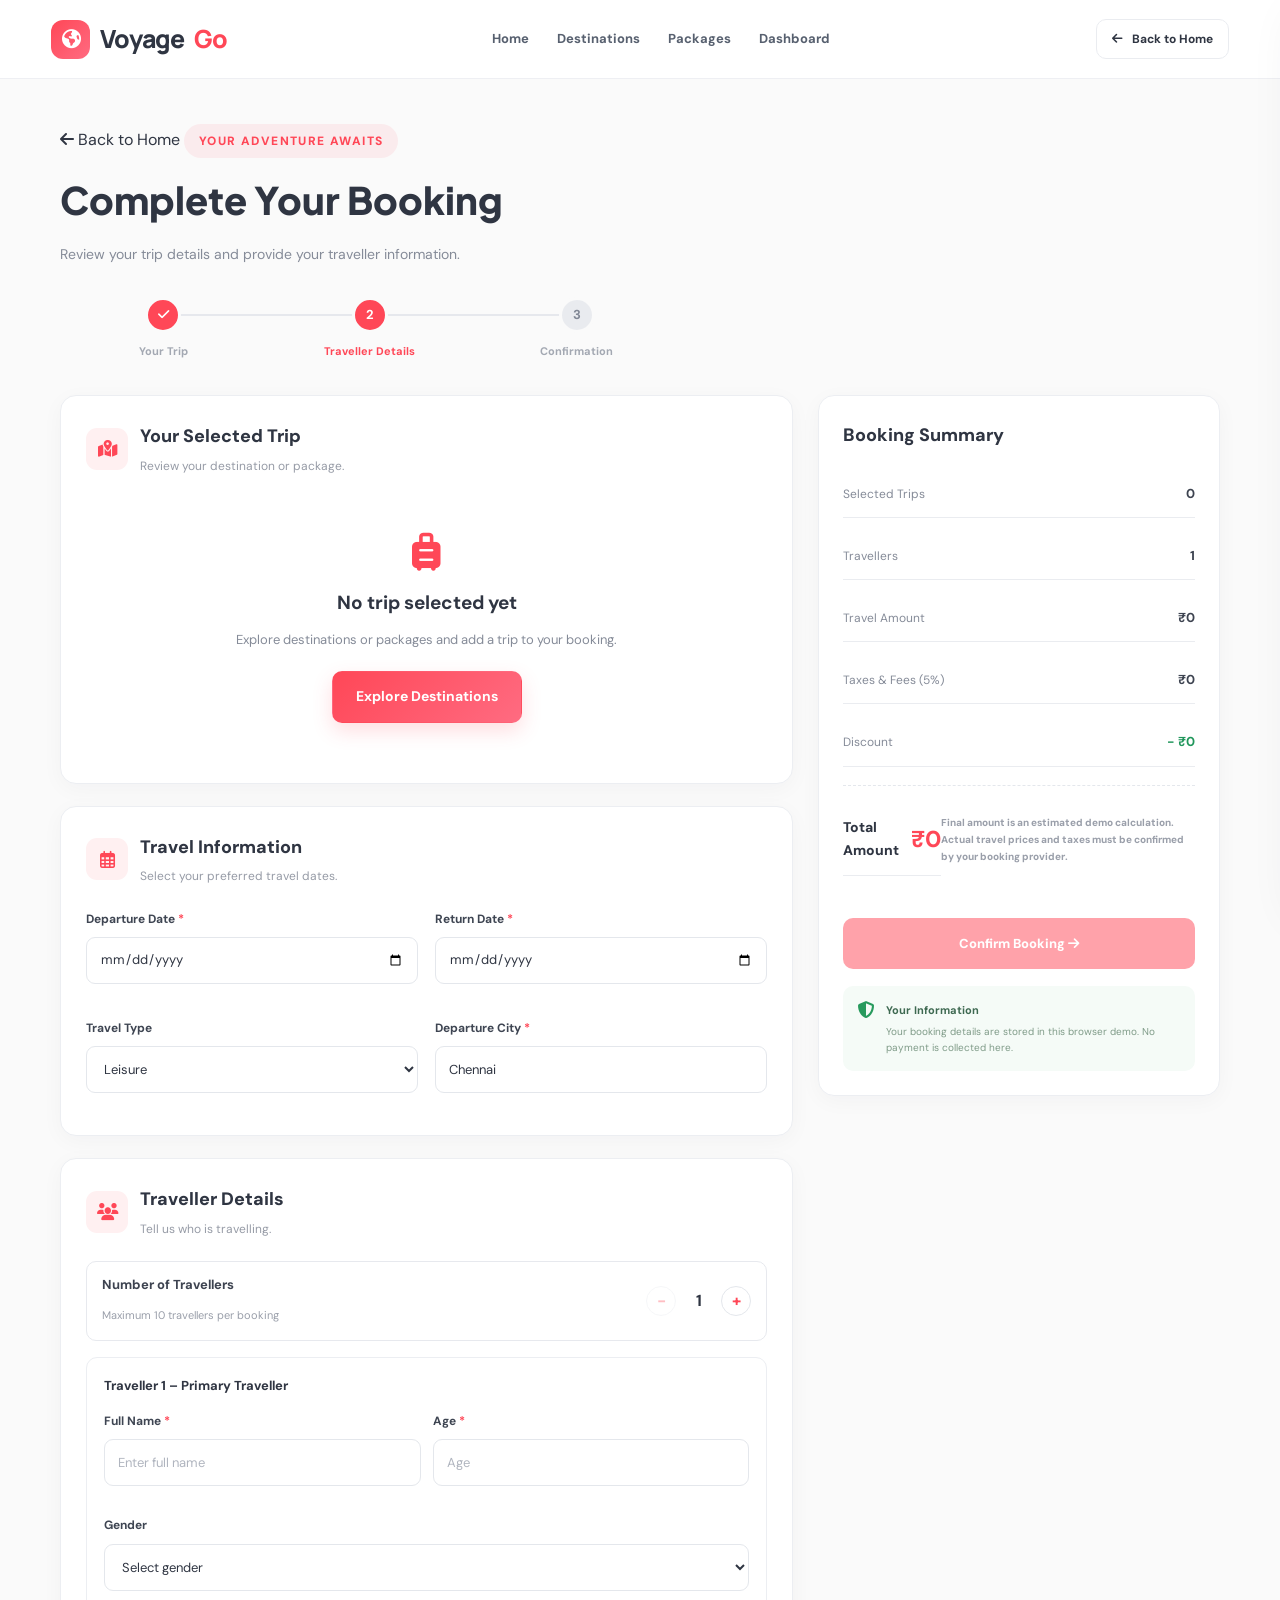
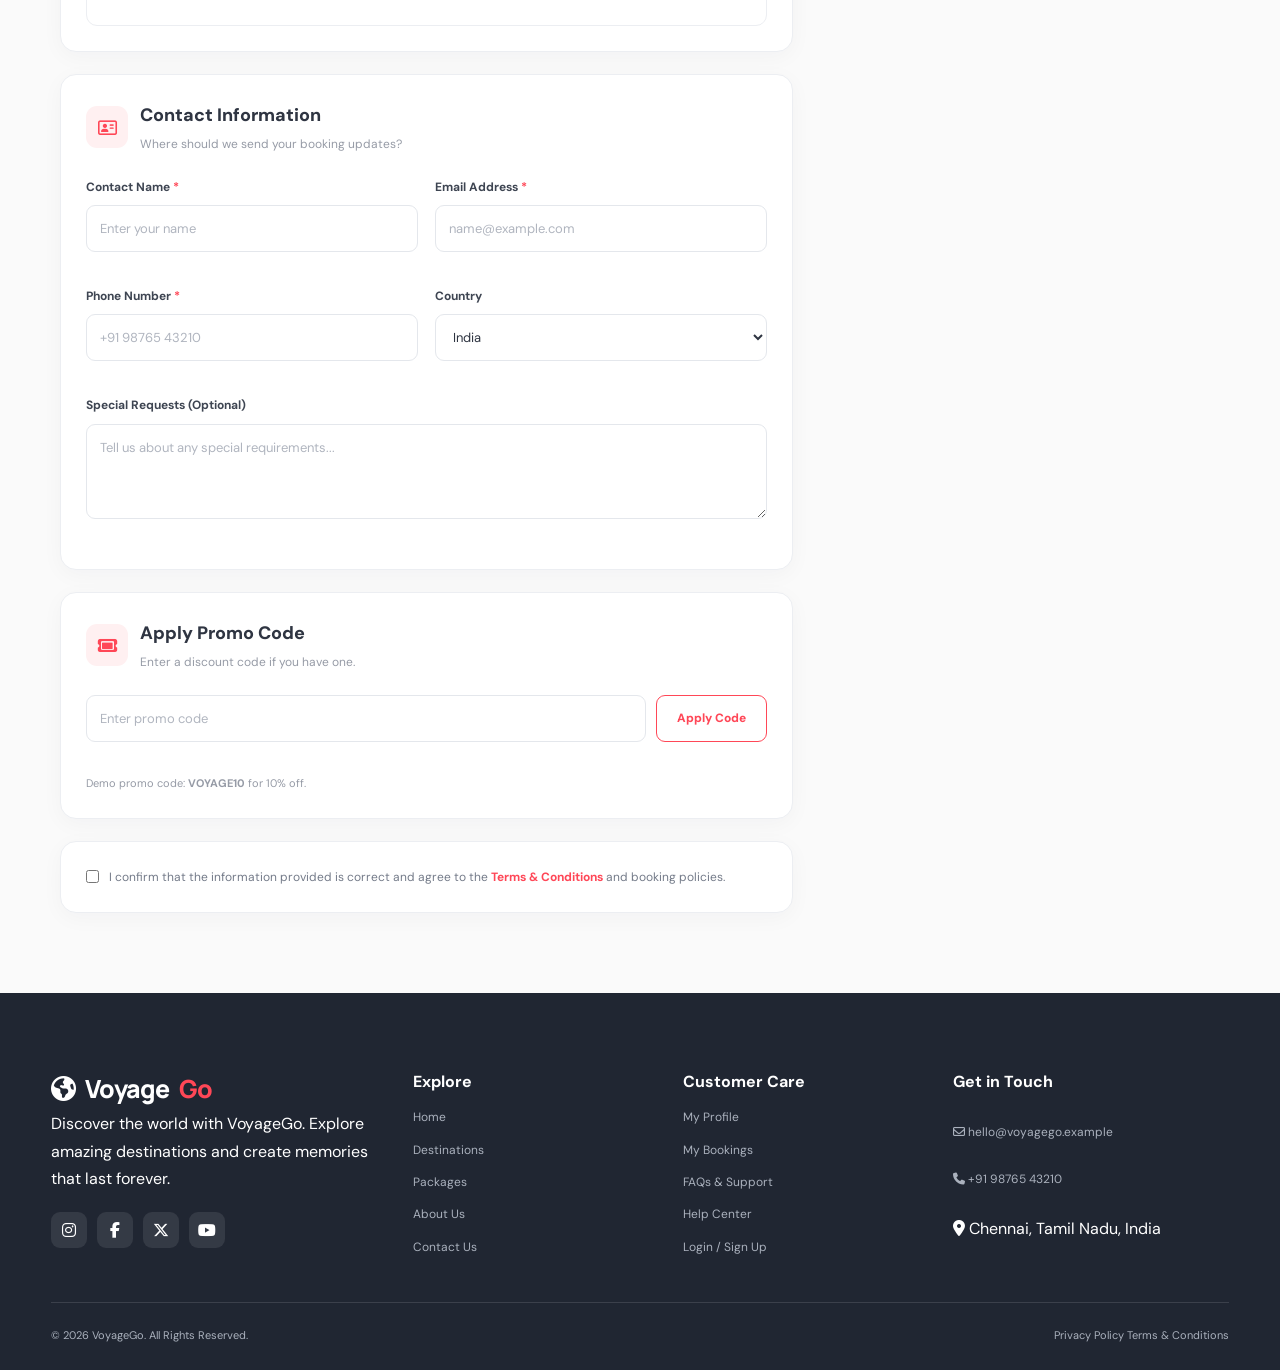
<file: booking.html>
<!DOCTYPE html>
<html lang="en">
<head>
    <meta charset="UTF-8">
    <meta name="viewport" content="width=device-width, initial-scale=1.0">
    <meta name="theme-color" content="#ffffff">

    <title>Complete Your Booking | VoyageGo</title>
    <meta name="description" content="Book your next adventure with VoyageGo. Review your trip, add traveller details and confirm your travel booking.">

    <!-- Google Fonts -->
    <link rel="preconnect" href="https://fonts.googleapis.com">
    <link rel="preconnect" href="https://fonts.gstatic.com" crossorigin>
    <link href="https://fonts.googleapis.com/css2?family=DM+Sans:wght@400;500;600;700;800&family=Plus+Jakarta+Sans:wght@400;500;600;700;800&display=swap" rel="stylesheet">

    <!-- Font Awesome -->
    <link rel="stylesheet" href="https://cdnjs.cloudflare.com/ajax/libs/font-awesome/6.5.2/css/all.min.css">

    <!-- Main CSS -->
    <link rel="stylesheet" href="css/style.css">

    <style>
        /* =========================================
           BOOKING PAGE
        ========================================= */

        .booking-page {
            background: #fafafa;
            padding: 45px 0 80px;
            min-height: 70vh;
        }

        .booking-container {
            max-width: 1160px;
            width: 92%;
            margin: auto;
        }

        .booking-page-heading {
            margin-bottom: 30px;
        }

        .booking-page-heading .eyebrow {
            color: #ff4757;
            font-size: 12px;
            font-weight: 800;
            letter-spacing: 1.4px;
            text-transform: uppercase;
            margin-bottom: 10px;
        }

        .booking-page-heading h1 {
            font-family: "Plus Jakarta Sans", sans-serif;
            color: #2f3542;
            font-size: clamp(28px, 4vw, 38px);
            font-weight: 800;
            margin-bottom: 10px;
        }

        .booking-page-heading p {
            color: #858b98;
            font-size: 14px;
            line-height: 1.7;
        }

        .booking-progress {
            display: grid;
            grid-template-columns: repeat(3, 1fr);
            max-width: 620px;
            margin-bottom: 35px;
            position: relative;
        }

        .booking-progress::before {
            content: "";
            position: absolute;
            top: 17px;
            left: 16%;
            right: 16%;
            height: 2px;
            background: #e6e8ed;
        }

        .progress-step {
            position: relative;
            z-index: 1;
            text-align: center;
            color: #a3a8b2;
            font-size: 11px;
            font-weight: 700;
        }

        .progress-step .step-circle {
            width: 36px;
            height: 36px;
            border-radius: 50%;
            display: grid;
            place-items: center;
            background: #e9ebef;
            color: #818795;
            margin: 0 auto 9px;
            border: 3px solid #fafafa;
            font-size: 13px;
        }

        .progress-step.active {
            color: #ff4757;
        }

        .progress-step.active .step-circle,
        .progress-step.completed .step-circle {
            background: #ff4757;
            color: #fff;
        }

        .booking-layout {
            display: grid;
            grid-template-columns: minmax(0, 1.55fr) minmax(300px, 0.85fr);
            gap: 25px;
            align-items: start;
        }

        .booking-main {
            display: flex;
            flex-direction: column;
            gap: 22px;
        }

        .booking-card {
            background: #fff;
            border: 1px solid #eceef2;
            border-radius: 16px;
            padding: 25px;
            box-shadow: 0 5px 22px rgba(35,40,55,0.035);
        }

        .booking-card-header {
            display: flex;
            align-items: center;
            gap: 12px;
            margin-bottom: 22px;
        }

        .booking-card-icon {
            width: 42px;
            height: 42px;
            display: grid;
            place-items: center;
            border-radius: 11px;
            background: #fff0f1;
            color: #ff4757;
            font-size: 17px;
            flex-shrink: 0;
        }

        .booking-card-header h2 {
            color: #2f3542;
            font-size: 18px;
            font-weight: 800;
            margin-bottom: 4px;
        }

        .booking-card-header p {
            color: #969ba6;
            font-size: 12px;
        }

        /* Trip item */

        .booking-trip {
            display: grid;
            grid-template-columns: 125px 1fr auto;
            gap: 17px;
            align-items: center;
        }

        .booking-trip-image {
            width: 125px;
            height: 110px;
            border-radius: 12px;
            object-fit: cover;
            background: #f0f0f0;
        }

        .booking-trip-details h3 {
            color: #2f3542;
            font-size: 16px;
            font-weight: 800;
            margin-bottom: 8px;
        }

        .booking-trip-details p {
            color: #858b98;
            font-size: 12px;
            margin-bottom: 7px;
        }

        .booking-trip-details p i {
            color: #ff4757;
            width: 17px;
        }

        .booking-trip-price {
            text-align: right;
        }

        .booking-trip-price strong {
            display: block;
            color: #2f3542;
            font-size: 18px;
            font-weight: 800;
        }

        .booking-trip-price span {
            color: #9ca1ab;
            font-size: 11px;
        }

        .booking-remove {
            display: inline-block;
            margin-top: 9px;
            border: none;
            background: transparent;
            color: #e14c58;
            font-size: 11px;
            cursor: pointer;
            font-weight: 700;
        }

        .booking-divider {
            height: 1px;
            background: #edf0f3;
            margin: 20px 0;
        }

        .booking-trip-meta {
            display: flex;
            flex-wrap: wrap;
            gap: 20px;
            color: #747b89;
            font-size: 12px;
        }

        .booking-trip-meta i {
            color: #ff4757;
            margin-right: 6px;
        }

        /* Empty state */

        .booking-empty {
            text-align: center;
            padding: 35px 20px;
        }

        .booking-empty i {
            font-size: 38px;
            color: #ff4757;
            margin-bottom: 16px;
        }

        .booking-empty h3 {
            color: #2f3542;
            font-size: 19px;
            margin-bottom: 9px;
        }

        .booking-empty p {
            color: #858b98;
            font-size: 13px;
            margin-bottom: 20px;
        }

        /* Forms */

        .booking-form-grid {
            display: grid;
            grid-template-columns: 1fr 1fr;
            gap: 17px;
        }

        .booking-field {
            margin-bottom: 17px;
        }

        .booking-field.full {
            grid-column: 1 / -1;
        }

        .booking-field label {
            display: block;
            color: #3e4552;
            font-size: 12px;
            font-weight: 700;
            margin-bottom: 8px;
        }

        .booking-field label span {
            color: #ff4757;
        }

        .booking-input {
            width: 100%;
            height: 47px;
            padding: 0 13px;
            border: 1px solid #e4e7ec;
            border-radius: 9px;
            outline: none;
            color: #2f3542;
            font-family: inherit;
            font-size: 13px;
            background: #fff;
            transition: 0.25s;
        }

        .booking-input:focus {
            border-color: #ff4757;
            box-shadow: 0 0 0 3px rgba(255,71,87,0.08);
        }

        .booking-input::placeholder {
            color: #b0b5bf;
        }

        textarea.booking-input {
            height: 95px;
            resize: vertical;
            padding-top: 12px;
        }

        .booking-input:disabled {
            background: #f5f6f8;
            cursor: not-allowed;
        }

        /* Traveller count */

        .traveller-count-control {
            display: flex;
            align-items: center;
            justify-content: space-between;
            border: 1px solid #e7e9ee;
            border-radius: 10px;
            padding: 12px 15px;
            margin-bottom: 16px;
        }

        .traveller-count-info strong {
            display: block;
            font-size: 13px;
            color: #3d4350;
            margin-bottom: 4px;
        }

        .traveller-count-info span {
            color: #9a9faa;
            font-size: 11px;
        }

        .traveller-counter {
            display: flex;
            align-items: center;
            gap: 15px;
        }

        .traveller-counter button {
            width: 30px;
            height: 30px;
            border-radius: 50%;
            border: 1px solid #e4e7ec;
            background: #fff;
            color: #ff4757;
            cursor: pointer;
            font-weight: 800;
        }

        .traveller-counter button:disabled {
            opacity: 0.35;
            cursor: not-allowed;
        }

        .traveller-counter strong {
            min-width: 15px;
            text-align: center;
            color: #2f3542;
        }

        .traveller-person {
            border: 1px solid #eceef2;
            border-radius: 11px;
            padding: 17px;
            margin-top: 13px;
        }

        .traveller-person h4 {
            color: #2f3542;
            font-size: 13px;
            margin-bottom: 14px;
        }

        .traveller-person .booking-form-grid {
            gap: 12px;
        }

        /* Promo */

        .promo-row {
            display: flex;
            gap: 10px;
        }

        .promo-row input {
            flex: 1;
            min-width: 0;
        }

        .promo-apply {
            padding: 0 20px;
            border: 1px solid #ff4757;
            border-radius: 9px;
            background: #fff;
            color: #ff4757;
            font-family: inherit;
            font-size: 12px;
            font-weight: 800;
            cursor: pointer;
        }

        .promo-apply:hover {
            background: #ff4757;
            color: #fff;
        }

        .promo-message {
            font-size: 11px;
            margin-top: 9px;
            min-height: 15px;
        }

        /* Sidebar */

        .booking-sidebar {
            position: sticky;
            top: 100px;
        }

        .booking-summary {
            background: #fff;
            border: 1px solid #eceef2;
            border-radius: 16px;
            padding: 24px;
            box-shadow: 0 5px 22px rgba(35,40,55,0.035);
        }

        .booking-summary h2 {
            font-size: 18px;
            font-weight: 800;
            color: #2f3542;
            margin-bottom: 20px;
        }

        .summary-row {
            display: flex;
            align-items: center;
            justify-content: space-between;
            gap: 12px;
            color: #858b98;
            font-size: 12px;
            margin-bottom: 15px;
        }

        .summary-row strong {
            color: #3d4350;
            font-size: 13px;
            text-align: right;
        }

        .summary-row.discount strong {
            color: #20965b;
        }

        .summary-total {
            border-top: 1px dashed #e4e7ec;
            padding-top: 18px;
            margin-top: 18px;
        }

        .summary-total .summary-row {
            align-items: center;
            margin-bottom: 0;
        }

        .summary-total .summary-row span {
            color: #2f3542;
            font-weight: 800;
            font-size: 14px;
        }

        .summary-total .summary-row strong {
            color: #ff4757;
            font-size: 23px;
            font-weight: 800;
        }

        .summary-note {
            color: #9a9faa;
            font-size: 10px;
            line-height: 1.7;
            margin-top: 10px;
        }

        .booking-confirm-btn {
            width: 100%;
            height: 51px;
            border: none;
            border-radius: 10px;
            background: #ff4757;
            color: #fff;
            font-family: inherit;
            font-size: 13px;
            font-weight: 800;
            cursor: pointer;
            margin-top: 22px;
            transition: 0.3s;
        }

        .booking-confirm-btn:hover {
            background: #e73c4d;
            transform: translateY(-2px);
        }

        .booking-confirm-btn:disabled {
            opacity: 0.5;
            cursor: not-allowed;
            transform: none;
        }

        .booking-security {
            display: flex;
            align-items: flex-start;
            gap: 11px;
            padding: 15px;
            background: #f5fbf7;
            border-radius: 10px;
            margin-top: 17px;
        }

        .booking-security i {
            color: #279a5d;
            font-size: 17px;
        }

        .booking-security strong {
            display: block;
            color: #3e6951;
            font-size: 11px;
            margin-bottom: 4px;
        }

        .booking-security p {
            color: #7f9b88;
            font-size: 10px;
            line-height: 1.6;
        }

        /* Confirmation */

        .booking-success {
            display: none;
            max-width: 650px;
            margin: 30px auto;
            text-align: center;
            padding: 45px 30px;
            border-radius: 18px;
            background: #fff;
            border: 1px solid #eceef2;
            box-shadow: 0 10px 35px rgba(35,40,55,0.06);
        }

        .booking-success.show {
            display: block;
            animation: bookingSuccessIn 0.5s ease;
        }

        @keyframes bookingSuccessIn {
            from {
                opacity: 0;
                transform: translateY(15px);
            }
            to {
                opacity: 1;
                transform: translateY(0);
            }
        }

        .success-icon {
            width: 75px;
            height: 75px;
            display: grid;
            place-items: center;
            border-radius: 50%;
            background: #eaf8ef;
            color: #20965b;
            font-size: 30px;
            margin: 0 auto 22px;
        }

        .booking-success h2 {
            color: #2f3542;
            font-size: 27px;
            margin-bottom: 10px;
        }

        .booking-success > p {
            color: #858b98;
            font-size: 13px;
            line-height: 1.7;
        }

        .success-booking-id {
            display: inline-block;
            background: #fff4f4;
            color: #ff4757;
            padding: 12px 20px;
            border-radius: 9px;
            font-weight: 800;
            margin: 20px 0;
            font-size: 14px;
        }

        .success-actions {
            display: flex;
            justify-content: center;
            gap: 12px;
            flex-wrap: wrap;
            margin-top: 15px;
        }

        .success-actions a,
        .success-actions button {
            padding: 13px 20px;
            border-radius: 9px;
            text-decoration: none;
            font-family: inherit;
            font-size: 12px;
            font-weight: 800;
            cursor: pointer;
        }

        .success-dashboard {
            background: #ff4757;
            color: #fff;
            border: 1px solid #ff4757;
        }

        .success-home {
            background: #fff;
            color: #3d4350;
            border: 1px solid #e5e7eb;
        }

        .booking-alert {
            display: none;
            background: #fff0f0;
            color: #c83d48;
            border: 1px solid #f5d1d4;
            border-radius: 9px;
            padding: 12px 14px;
            font-size: 12px;
            line-height: 1.6;
            margin-bottom: 15px;
        }

        .booking-alert.show {
            display: block;
        }

        /* Responsive */

        @media (max-width: 900px) {
            .booking-layout {
                grid-template-columns: 1fr;
            }

            .booking-sidebar {
                position: static;
            }

            .booking-summary {
                max-width: none;
            }
        }

        @media (max-width: 600px) {
            .booking-page {
                padding: 30px 0 50px;
            }

            .booking-container {
                width: 94%;
            }

            .booking-card {
                padding: 18px;
            }

            .booking-trip {
                grid-template-columns: 90px 1fr;
                gap: 12px;
            }

            .booking-trip-image {
                width: 90px;
                height: 90px;
            }

            .booking-trip-price {
                grid-column: 2;
                text-align: left;
            }

            .booking-trip-price strong {
                display: inline-block;
                font-size: 16px;
            }

            .booking-trip-price span {
                margin-left: 5px;
            }

            .booking-form-grid {
                grid-template-columns: 1fr;
                gap: 0;
            }

            .booking-field.full {
                grid-column: auto;
            }

            .booking-progress {
                margin-bottom: 25px;
            }

            .progress-step {
                font-size: 9px;
            }

            .progress-step .step-circle {
                width: 32px;
                height: 32px;
            }

            .booking-trip-meta {
                gap: 10px;
            }

            .booking-summary {
                padding: 20px;
            }

            .booking-success {
                padding: 35px 18px;
            }

            .booking-success h2 {
                font-size: 22px;
            }

            .promo-row {
                flex-direction: column;
            }

            .promo-apply {
                height: 43px;
            }
        }

        @media (prefers-reduced-motion: reduce) {
            .booking-success,
            .booking-confirm-btn {
                animation: none !important;
                transition: none !important;
            }
        }
    </style>
</head>

<body>

    <header class="site-header">
        <div class="container navbar">
            <a href="index.html" class="logo"><span class="logo-mark"><i class="fa-solid fa-earth-americas"></i></span>Voyage<span class="text-primary">Go</span></a>
            <nav class="nav-links" aria-label="Main navigation">
                <a href="index.html">Home</a><a href="tourist.html">Destinations</a><a href="packages.html">Packages</a><a href="dashboard.html">Dashboard</a>
            </nav>
            <a class="btn btn-outline btn-sm" href="index.html"><i class="fa-solid fa-arrow-left"></i> Back to Home</a>
        </div>
    </header>


    <!-- MOBILE DRAWER -->

    <div class="drawer-overlay" id="drawerOverlay"></div>

    <aside class="mobile-drawer" id="mobileDrawer">

        <div class="drawer-header">
            <a href="index.html" class="logo">
                <i class="fa-solid fa-earth-americas text-primary"></i>
                Voyage<span class="text-primary">Go</span>
            </a>

            <button type="button" id="closeDrawer" aria-label="Close menu">
                <i class="fa-solid fa-xmark"></i>
            </button>
        </div>

        <nav class="drawer-nav">
            <a href="index.html"><i class="fa-solid fa-house"></i> Home</a>
            <a href="tourist.html"><i class="fa-solid fa-map-location-dot"></i> Destinations</a>
            <a href="packages.html"><i class="fa-solid fa-box"></i> Packages</a>
            <a href="about.html"><i class="fa-solid fa-circle-info"></i> About</a>
            <a href="contact.html"><i class="fa-solid fa-envelope"></i> Contact</a>
            <a href="booking.html" class="active"><i class="fa-solid fa-suitcase"></i> My Booking</a>
            <a href="login.html"><i class="fa-solid fa-user"></i> Login / Sign Up</a>
        </nav>

        <a href="tourist.html" class="btn btn-primary btn-block">
            Explore Destinations
        </a>

    </aside>


    <!-- BOOKING MAIN -->

    <main class="booking-page">

        <div class="booking-container">

            <div class="booking-page-heading">
                <a href="index.html" class="booking-back-home"><i class="fa-solid fa-arrow-left"></i> Back to Home</a>
                <div class="eyebrow">Your Adventure Awaits</div>
                <h1>Complete Your Booking</h1>
                <p>Review your trip details and provide your traveller information.</p>
            </div>


            <!-- PROGRESS -->

            <div class="booking-progress">

                <div class="progress-step completed">
                    <div class="step-circle">
                        <i class="fa-solid fa-check"></i>
                    </div>
                    Your Trip
                </div>

                <div class="progress-step active">
                    <div class="step-circle">2</div>
                    Traveller Details
                </div>

                <div class="progress-step">
                    <div class="step-circle">3</div>
                    Confirmation
                </div>

            </div>


            <!-- BOOKING CONTENT -->

            <div id="bookingContent">

                <form id="bookingForm" novalidate>

                    <div class="booking-layout">

                        <!-- LEFT COLUMN -->

                        <div class="booking-main">


                            <!-- TRIP DETAILS -->

                            <section class="booking-card">

                                <div class="booking-card-header">

                                    <div class="booking-card-icon">
                                        <i class="fa-solid fa-map-location-dot"></i>
                                    </div>

                                    <div>
                                        <h2>Your Selected Trip</h2>
                                        <p>Review your destination or package.</p>
                                    </div>

                                </div>

                                <div id="bookingItems">

                                    <div class="booking-empty">
                                        <i class="fa-solid fa-suitcase-rolling"></i>
                                        <h3>No trip selected yet</h3>
                                        <p>Explore destinations or packages and add a trip to your booking.</p>
                                        <a href="tourist.html" class="btn btn-primary">
                                            Explore Destinations
                                        </a>
                                    </div>

                                </div>

                            </section>


                            <!-- TRAVEL DATES -->

                            <section class="booking-card">

                                <div class="booking-card-header">

                                    <div class="booking-card-icon">
                                        <i class="fa-regular fa-calendar-days"></i>
                                    </div>

                                    <div>
                                        <h2>Travel Information</h2>
                                        <p>Select your preferred travel dates.</p>
                                    </div>

                                </div>


                                <div class="booking-form-grid">

                                    <div class="booking-field">
                                        <label for="departureDate">
                                            Departure Date <span>*</span>
                                        </label>

                                        <input type="date"
                                            id="departureDate"
                                            class="booking-input"
                                            required>
                                    </div>

                                    <div class="booking-field">
                                        <label for="returnDate">
                                            Return Date <span>*</span>
                                        </label>

                                        <input type="date"
                                            id="returnDate"
                                            class="booking-input"
                                            required>
                                    </div>

                                    <div class="booking-field">
                                        <label for="travelType">
                                            Travel Type
                                        </label>

                                        <select id="travelType"
                                            class="booking-input">

                                            <option value="Leisure">Leisure</option>
                                            <option value="Adventure">Adventure</option>
                                            <option value="Family Trip">Family Trip</option>
                                            <option value="Honeymoon">Honeymoon</option>
                                            <option value="Business">Business</option>

                                        </select>
                                    </div>

                                    <div class="booking-field">
                                        <label for="departureCity">
                                            Departure City <span>*</span>
                                        </label>

                                        <input type="text"
                                            id="departureCity"
                                            class="booking-input"
                                            placeholder="Example: Chennai"
                                            value="Chennai"
                                            required>
                                    </div>

                                </div>

                            </section>


                            <!-- TRAVELLERS -->

                            <section class="booking-card">

                                <div class="booking-card-header">

                                    <div class="booking-card-icon">
                                        <i class="fa-solid fa-users"></i>
                                    </div>

                                    <div>
                                        <h2>Traveller Details</h2>
                                        <p>Tell us who is travelling.</p>
                                    </div>

                                </div>


                                <div class="traveller-count-control">

                                    <div class="traveller-count-info">
                                        <strong>Number of Travellers</strong>
                                        <span>Maximum 10 travellers per booking</span>
                                    </div>

                                    <div class="traveller-counter">

                                        <button type="button"
                                            id="decreaseTravellers"
                                            aria-label="Decrease travellers">
                                            −
                                        </button>

                                        <strong id="travellerCount">1</strong>

                                        <button type="button"
                                            id="increaseTravellers"
                                            aria-label="Increase travellers">
                                            +
                                        </button>

                                    </div>

                                </div>


                                <div id="travellerForms">

                                    <div class="traveller-person">
                                        <h4>Traveller 1 – Primary Traveller</h4>

                                        <div class="booking-form-grid">

                                            <div class="booking-field">
                                                <label>Full Name <span>*</span></label>

                                                <input type="text"
                                                    name="travellerName"
                                                    class="booking-input"
                                                    placeholder="Enter full name"
                                                    required>
                                            </div>

                                            <div class="booking-field">
                                                <label>Age <span>*</span></label>

                                                <input type="number"
                                                    name="travellerAge"
                                                    class="booking-input"
                                                    placeholder="Age"
                                                    min="1"
                                                    max="110"
                                                    required>
                                            </div>

                                            <div class="booking-field full">
                                                <label>Gender</label>

                                                <select name="travellerGender"
                                                    class="booking-input">
                                                    <option value="">Select gender</option>
                                                    <option value="Male">Male</option>
                                                    <option value="Female">Female</option>
                                                    <option value="Other">Other</option>
                                                    <option value="Prefer not to say">Prefer not to say</option>
                                                </select>
                                            </div>

                                        </div>
                                    </div>

                                </div>

                            </section>


                            <!-- CONTACT DETAILS -->

                            <section class="booking-card">

                                <div class="booking-card-header">

                                    <div class="booking-card-icon">
                                        <i class="fa-regular fa-address-card"></i>
                                    </div>

                                    <div>
                                        <h2>Contact Information</h2>
                                        <p>Where should we send your booking updates?</p>
                                    </div>

                                </div>


                                <div class="booking-form-grid">

                                    <div class="booking-field">
                                        <label for="contactName">
                                            Contact Name <span>*</span>
                                        </label>

                                        <input type="text"
                                            id="contactName"
                                            class="booking-input"
                                            placeholder="Enter your name"
                                            required>
                                    </div>

                                    <div class="booking-field">
                                        <label for="contactEmail">
                                            Email Address <span>*</span>
                                        </label>

                                        <input type="email"
                                            id="contactEmail"
                                            class="booking-input"
                                            placeholder="name@example.com"
                                            required>
                                    </div>

                                    <div class="booking-field">
                                        <label for="contactPhone">
                                            Phone Number <span>*</span>
                                        </label>

                                        <input type="tel"
                                            id="contactPhone"
                                            class="booking-input"
                                            placeholder="+91 98765 43210"
                                            pattern="[0-9+\-\s()]{7,18}"
                                            required>
                                    </div>

                                    <div class="booking-field">
                                        <label for="contactCountry">
                                            Country
                                        </label>

                                        <select id="contactCountry"
                                            class="booking-input">

                                            <option value="India">India</option>
                                            <option value="United States">United States</option>
                                            <option value="United Kingdom">United Kingdom</option>
                                            <option value="Australia">Australia</option>
                                            <option value="Canada">Canada</option>
                                            <option value="Singapore">Singapore</option>
                                            <option value="Other">Other</option>

                                        </select>
                                    </div>

                                    <div class="booking-field full">
                                        <label for="specialRequest">
                                            Special Requests (Optional)
                                        </label>

                                        <textarea id="specialRequest"
                                            class="booking-input"
                                            placeholder="Tell us about any special requirements..."></textarea>
                                    </div>

                                </div>

                            </section>


                            <!-- PROMO CODE -->

                            <section class="booking-card">

                                <div class="booking-card-header">

                                    <div class="booking-card-icon">
                                        <i class="fa-solid fa-ticket"></i>
                                    </div>

                                    <div>
                                        <h2>Apply Promo Code</h2>
                                        <p>Enter a discount code if you have one.</p>
                                    </div>

                                </div>

                                <div class="promo-row">

                                    <input type="text"
                                        id="promoCode"
                                        class="booking-input"
                                        placeholder="Enter promo code">

                                    <button type="button"
                                        class="promo-apply"
                                        id="applyPromo">
                                        Apply Code
                                    </button>

                                </div>

                                <p class="promo-message" id="promoMessage"
                                    aria-live="polite"></p>

                                <p style="font-size:11px;color:#969ba6;margin-top:8px;">
                                    Demo promo code: <strong>VOYAGE10</strong> for 10% off.
                                </p>

                            </section>


                            <!-- TERMS -->

                            <section class="booking-card">

                                <label style="display:flex;align-items:flex-start;gap:10px;font-size:12px;color:#747b89;line-height:1.7;cursor:pointer;">

                                    <input type="checkbox"
                                        id="bookingTerms"
                                        required
                                        style="margin-top:3px;accent-color:#ff4757;">

                                    <span>
                                        I confirm that the information provided is correct
                                        and agree to the
                                        <a href="terms.html"
                                            style="color:#ff4757;font-weight:700;">
                                            Terms & Conditions
                                        </a>
                                        and booking policies.
                                    </span>

                                </label>

                            </section>

                        </div>


                        <!-- RIGHT SIDEBAR -->

                        <aside class="booking-sidebar">

                            <div class="booking-summary">

                                <h2>Booking Summary</h2>

                                <div class="summary-row">
                                    <span>Selected Trips</span>
                                    <strong id="summaryTripCount">0</strong>
                                </div>

                                <div class="summary-row">
                                    <span>Travellers</span>
                                    <strong id="summaryTravellers">1</strong>
                                </div>

                                <div class="summary-row">
                                    <span>Travel Amount</span>
                                    <strong id="summarySubtotal">₹0</strong>
                                </div>

                                <div class="summary-row">
                                    <span>Taxes & Fees (5%)</span>
                                    <strong id="summaryTax">₹0</strong>
                                </div>

                                <div class="summary-row discount">
                                    <span>Discount</span>
                                    <strong id="summaryDiscount">− ₹0</strong>
                                </div>

                                <div class="summary-total">

                                    <div class="summary-row">
                                        <span>Total Amount</span>
                                        <strong id="summaryTotal">₹0</strong>
                                    </div>

                                    <p class="summary-note">
                                        Final amount is an estimated demo calculation.
                                        Actual travel prices and taxes must be confirmed
                                        by your booking provider.
                                    </p>

                                </div>


                                <div class="booking-alert" id="bookingAlert"
                                    role="alert"></div>


                                <button type="submit"
                                    class="booking-confirm-btn"
                                    id="confirmBookingBtn"
                                    form="bookingForm">
                                    Confirm Booking
                                    <i class="fa-solid fa-arrow-right"></i>
                                </button>


                                <div class="booking-security">

                                    <i class="fa-solid fa-shield-halved"></i>

                                    <div>
                                        <strong>Your Information</strong>
                                        <p>
                                            Your booking details are stored in this
                                            browser demo. No payment is collected here.
                                        </p>
                                    </div>

                                </div>

                            </div>

                        </aside>

                    </div>

                </form>

            </div>


            <!-- BOOKING SUCCESS -->

            <section class="booking-success" id="bookingSuccess">

                <div class="success-icon">
                    <i class="fa-solid fa-check"></i>
                </div>

                <h2>Your Booking Request is Saved!</h2>

                <p>
                    Thank you for choosing VoyageGo. Your demo booking
                    details have been saved in this browser.
                </p>

                <div class="success-booking-id" id="successBookingId">
                    Booking ID: VG000000
                </div>

                <p id="successBookingDetails"></p>

                <div class="success-actions">

                    <a href="dashboard.html" class="success-dashboard">
                        View My Dashboard
                        <i class="fa-solid fa-arrow-right"></i>
                    </a>

                    <a href="index.html" class="success-home">
                        Back to Home
                    </a>

                </div>

            </section>

        </div>

    </main>


    <!-- FOOTER -->

    <footer class="site-footer">

        <div class="container">

            <div class="footer-grid">

                <div class="footer-about">

                    <a href="index.html" class="logo footer-logo">
                        <i class="fa-solid fa-earth-americas"></i>
                        Voyage<span class="text-primary">Go</span>
                    </a>

                    <p>
                        Discover the world with VoyageGo. Explore amazing
                        destinations and create memories that last forever.
                    </p>

                    <div class="footer-socials">
                        <a href="https://www.instagram.com/"
                            target="_blank" rel="noopener" aria-label="Instagram">
                            <i class="fa-brands fa-instagram"></i>
                        </a>

                        <a href="https://www.facebook.com/"
                            target="_blank" rel="noopener" aria-label="Facebook">
                            <i class="fa-brands fa-facebook-f"></i>
                        </a>

                        <a href="https://x.com/"
                            target="_blank" rel="noopener" aria-label="X">
                            <i class="fa-brands fa-x-twitter"></i>
                        </a>

                        <a href="https://www.youtube.com/"
                            target="_blank" rel="noopener" aria-label="YouTube">
                            <i class="fa-brands fa-youtube"></i>
                        </a>
                    </div>

                </div>


                <div class="footer-links">
                    <h4>Explore</h4>
                    <a href="index.html">Home</a>
                    <a href="tourist.html">Destinations</a>
                    <a href="packages.html">Packages</a>
                    <a href="about.html">About Us</a>
                    <a href="contact.html">Contact Us</a>
                </div>


                <div class="footer-links">
                    <h4>Customer Care</h4>
                    <a href="dashboard.html">My Profile</a>
                    <a href="booking.html">My Bookings</a>
                    <a href="contact.html#faq">FAQs & Support</a>
                    <a href="contact.html">Help Center</a>
                    <a href="login.html">Login / Sign Up</a>
                </div>


                <div class="footer-links footer-contact">
                    <h4>Get in Touch</h4>

                    <a href="mailto:hello@voyagego.example">
                        <i class="fa-regular fa-envelope"></i>
                        hello@voyagego.example
                    </a>

                    <a href="tel:+919876543210">
                        <i class="fa-solid fa-phone"></i>
                        +91 98765 43210
                    </a>

                    <p>
                        <i class="fa-solid fa-location-dot"></i>
                        Chennai, Tamil Nadu, India
                    </p>
                </div>

            </div>


            <div class="footer-bottom">

                <p>
                    © <span data-current-year></span>
                    VoyageGo. All Rights Reserved.
                </p>

                <div>
                    <a href="terms.html">Privacy Policy</a>
                    <a href="terms.html">Terms & Conditions</a>
                </div>

            </div>

        </div>

    </footer>


    <!-- LOCATION MODAL -->

    <div class="modal" id="locationModal" aria-hidden="true">

        <div class="modal-content">

            <button class="modal-close" type="button"
                data-modal-close aria-label="Close">
                <i class="fa-solid fa-xmark"></i>
            </button>

            <h3>Select Your Location</h3>

            <p>
                Allow location access to find destinations near you.
            </p>

            <button type="button"
                class="btn btn-primary btn-block"
                id="detectLocation">
                <i class="fa-solid fa-location-crosshairs"></i>
                Detect My Location
            </button>

            <p id="locationMessage" aria-live="polite"></p>

        </div>

    </div>


    <!-- LANGUAGE MODAL -->

    <div class="modal" id="languageModal" aria-hidden="true">

        <div class="modal-content">

            <button class="modal-close" type="button"
                data-modal-close aria-label="Close">
                <i class="fa-solid fa-xmark"></i>
            </button>

            <h3>Select Language</h3>

            <div class="language-options">
                <button type="button" data-language="en">English</button>
                <button type="button" data-language="ta">தமிழ்</button>
                <button type="button" data-language="hi">हिन्दी</button>
                <button type="button" data-language="te">తెలుగు</button>
                <button type="button" data-language="kn">ಕನ್ನಡ</button>
                <button type="button" data-language="ml">മലയാളം</button>
            </div>

        </div>

    </div>


    <!-- COMMON JAVASCRIPT -->

    <script src="js/main.js"></script>


    <!-- BOOKING JAVASCRIPT -->

    <script src="js/booking.js"></script>

</body>
</html>
</file>
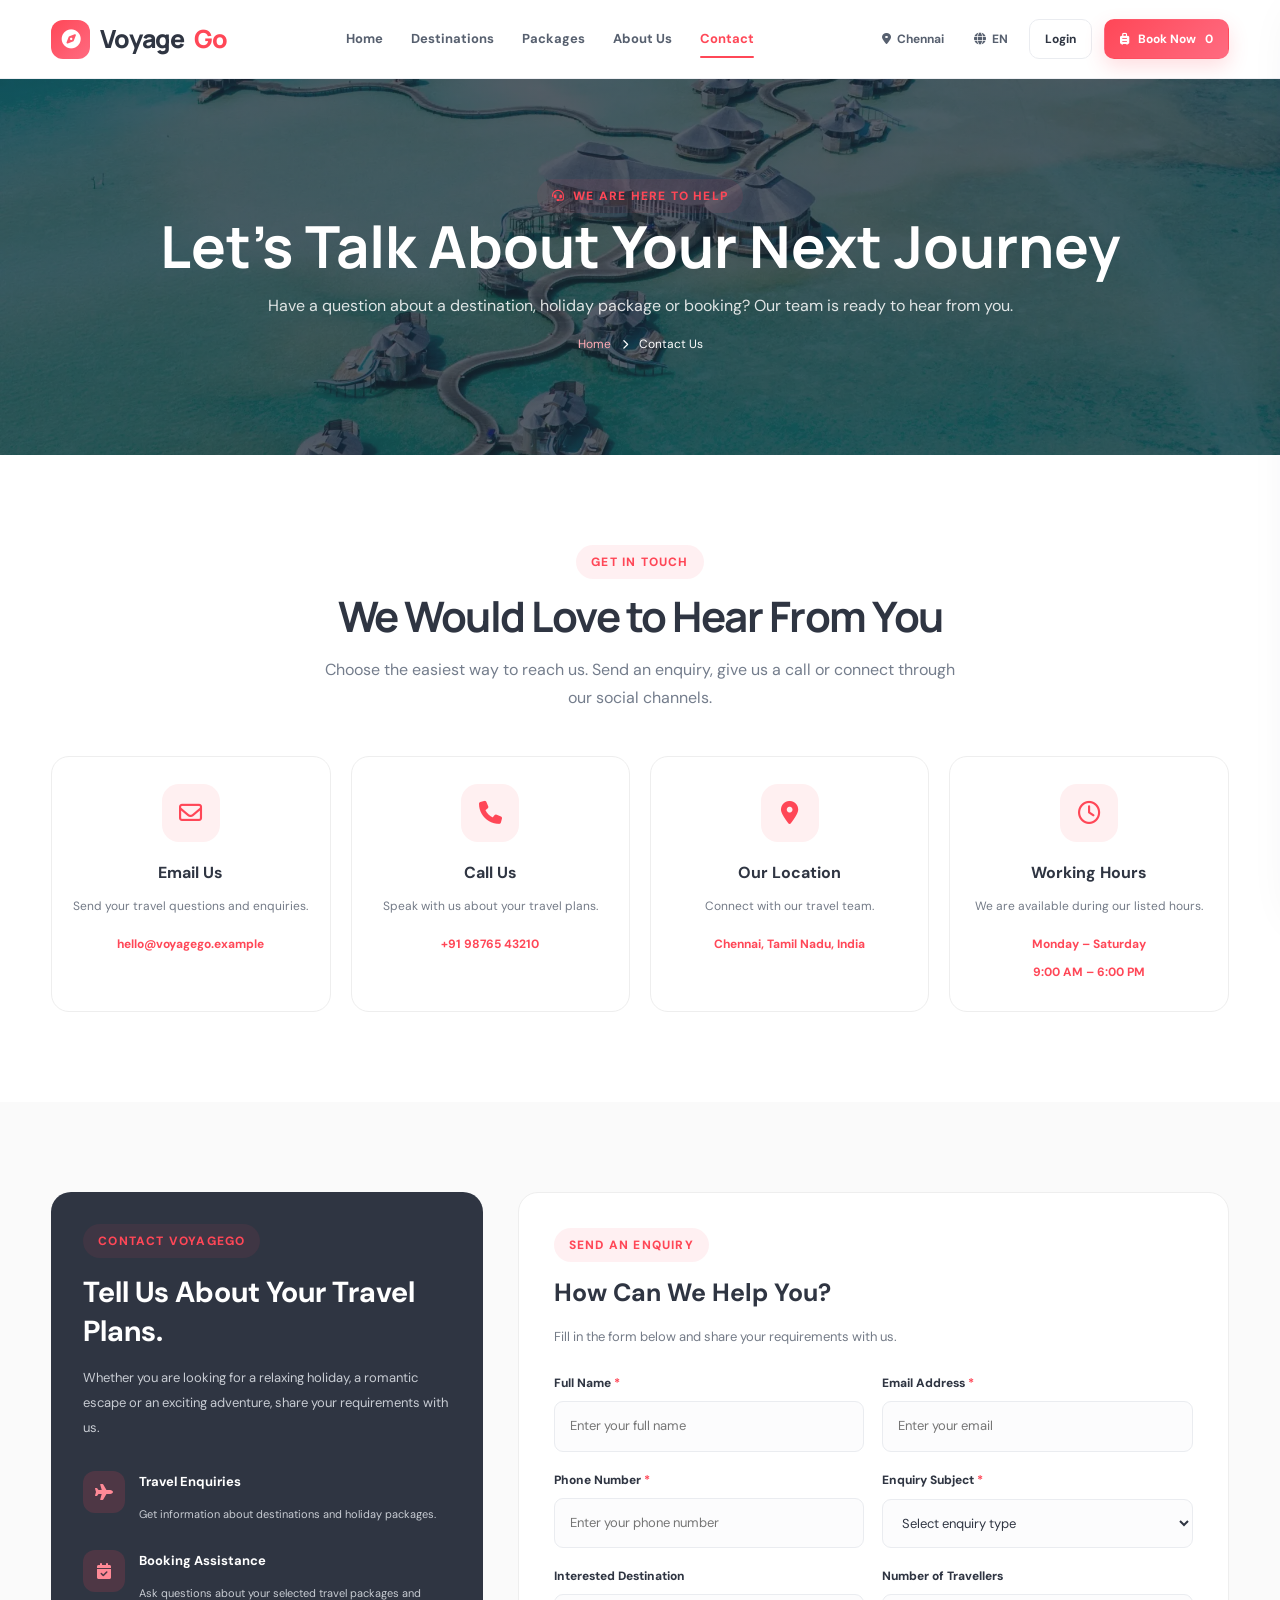
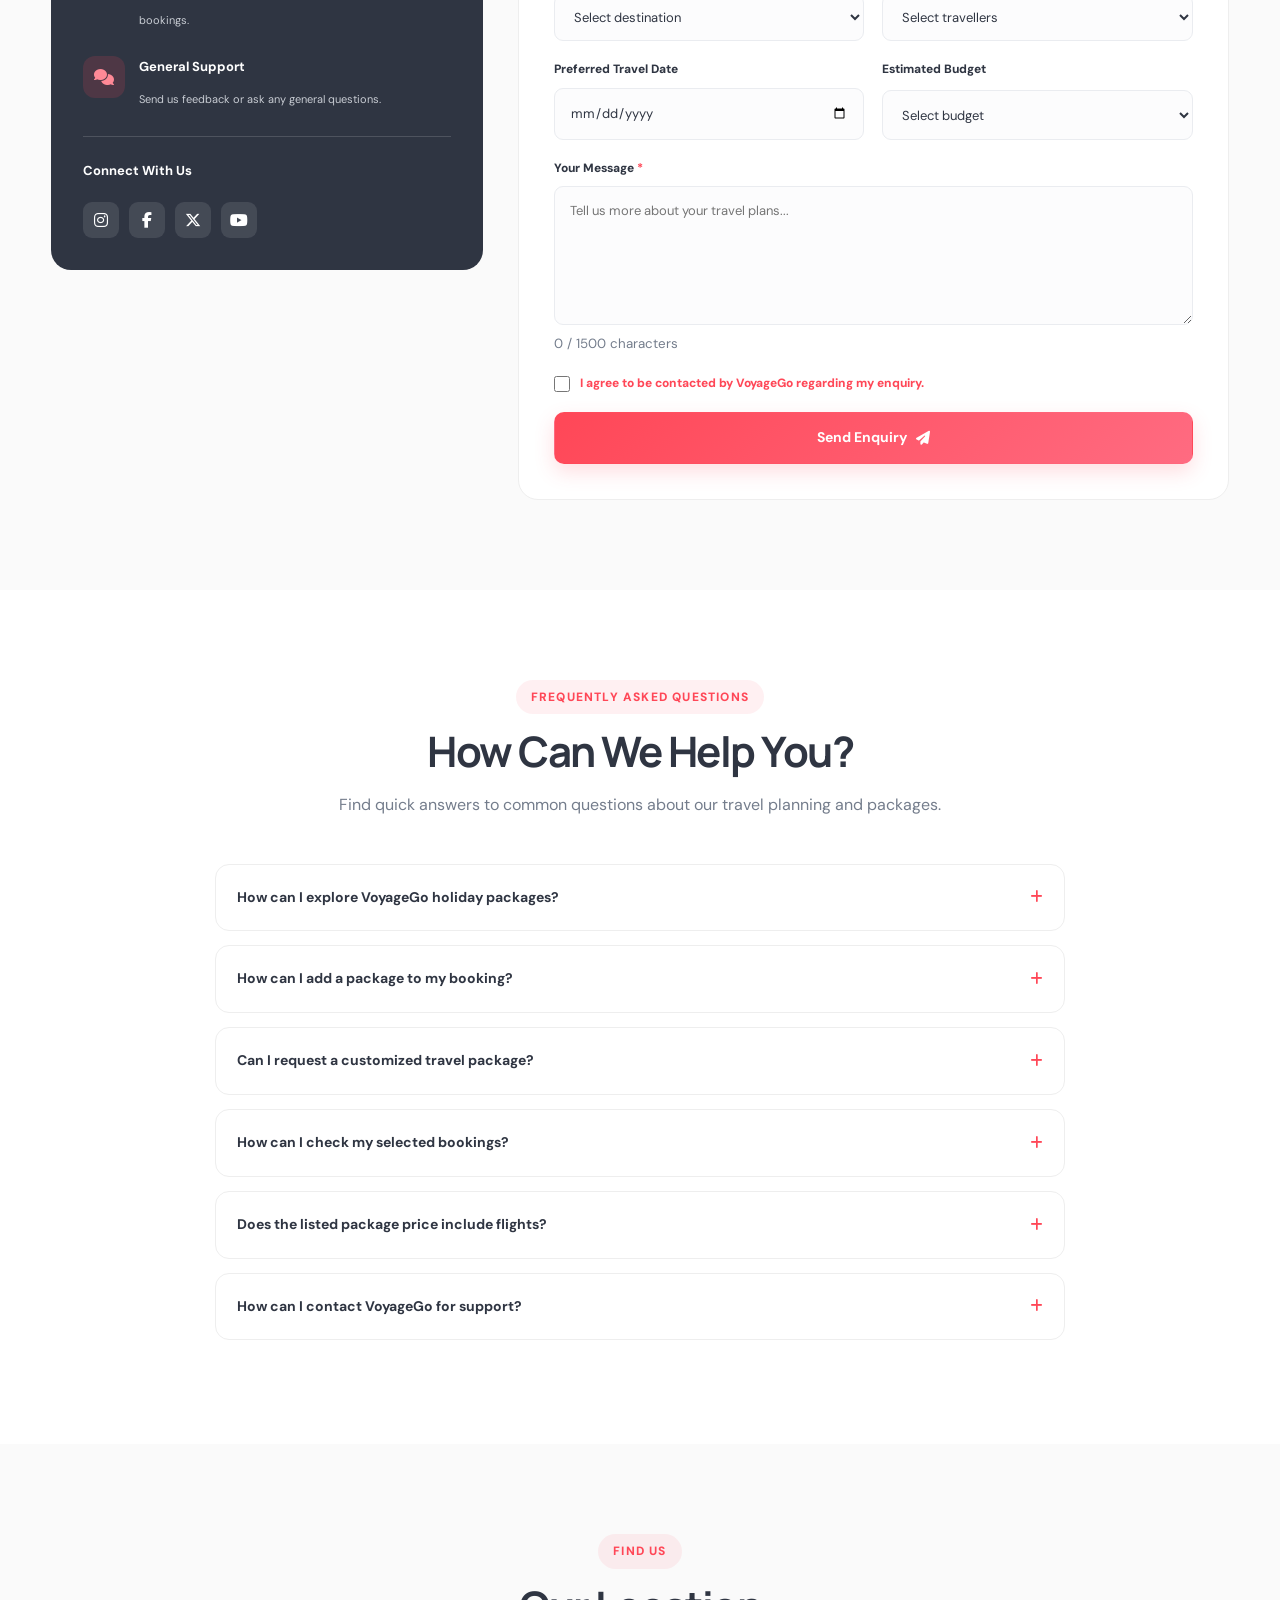
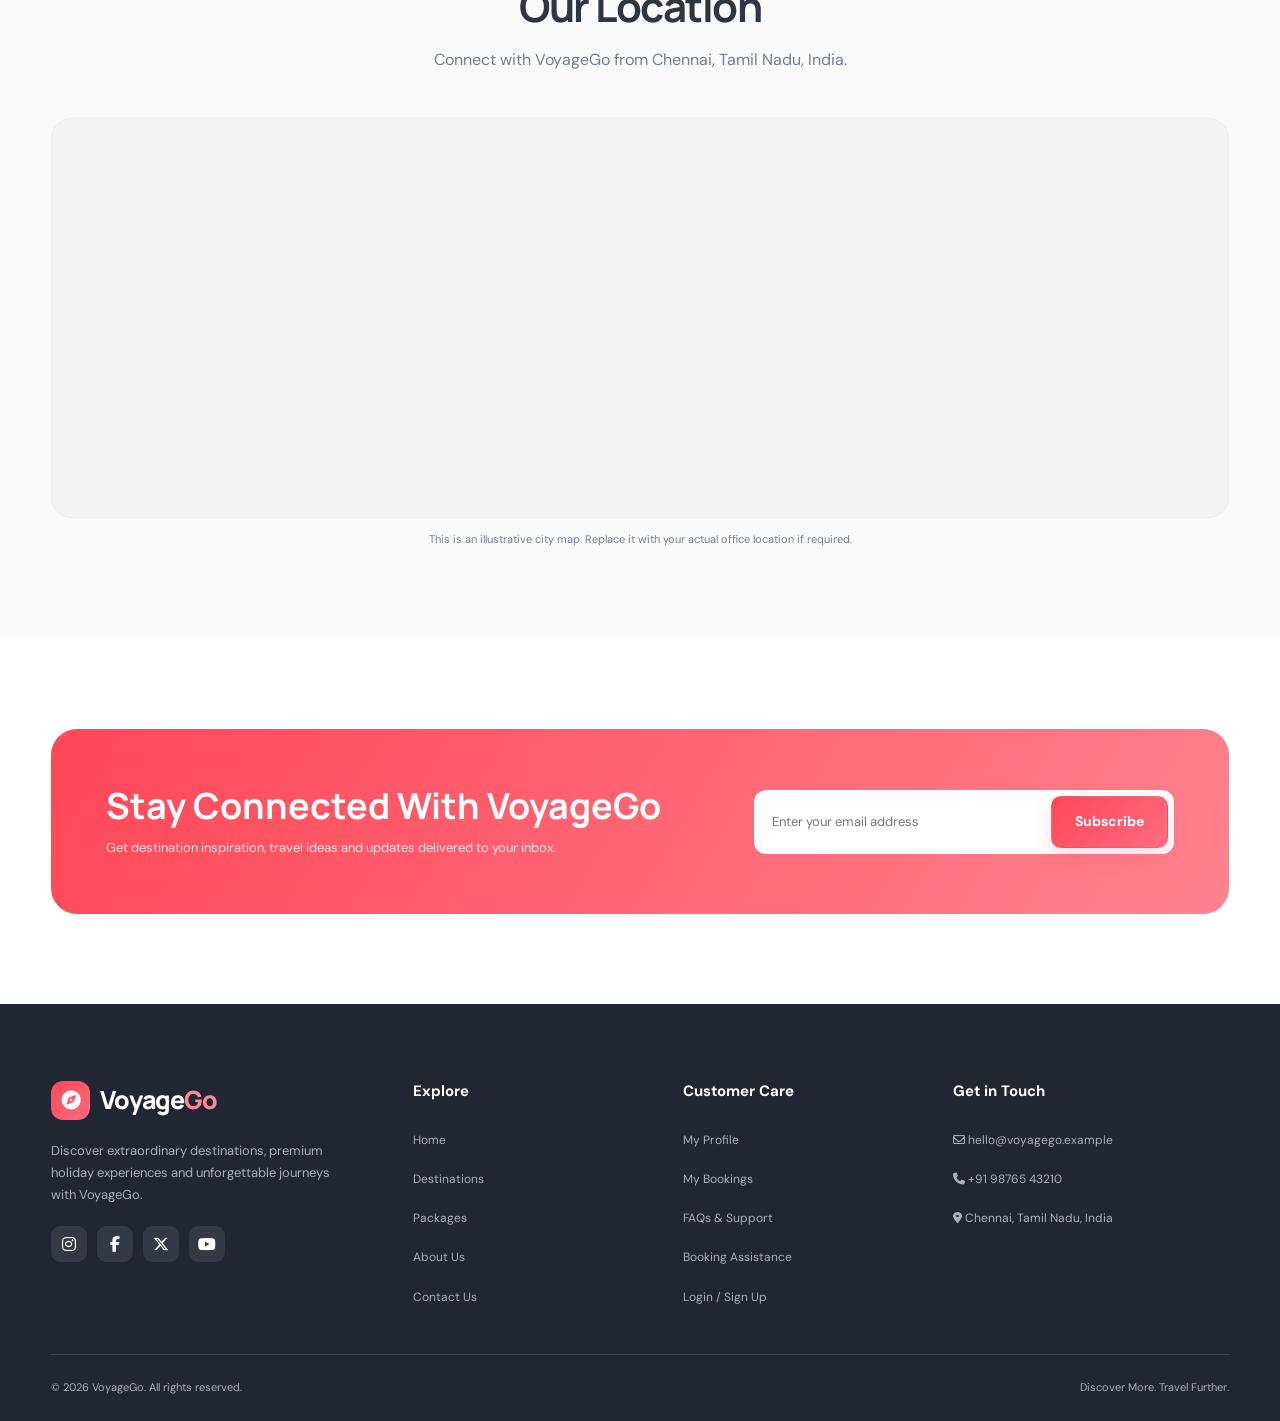
<file: contact.html>
<!DOCTYPE html>
<html lang="en">

<head>
    <meta charset="UTF-8">
    <meta name="viewport" content="width=device-width, initial-scale=1.0">
    <meta name="theme-color" content="#FFFFFF">

    <meta name="description" content="Contact VoyageGo for travel enquiries, holiday packages, destination information and booking assistance.">

    <title>Contact Us | VoyageGo</title>

    <link rel="preconnect" href="https://fonts.googleapis.com">
    <link rel="preconnect" href="https://fonts.gstatic.com" crossorigin>

    <link rel="stylesheet"
          href="https://cdnjs.cloudflare.com/ajax/libs/font-awesome/6.5.2/css/all.min.css">

    <link rel="stylesheet" href="css/style.css">
</head>

<body>

<!-- =====================================================
     HEADER
===================================================== -->

<header class="site-header">

    <div class="container navbar">

        <a href="index.html" class="logo">

            <span class="logo-mark">
                <i class="fa-solid fa-compass"></i>
            </span>

            Voyage<span class="text-primary">Go</span>

        </a>

        <nav class="nav-links">

            <a href="index.html">Home</a>

            <a href="tourist.html">Destinations</a>

            <a href="packages.html">Packages</a>

            <a href="about.html">About Us</a>

            <a href="contact.html" class="active">Contact</a>

        </nav>

        <div class="nav-actions">

            <button class="nav-utility" data-location-trigger>

                <i class="fa-solid fa-location-dot"></i>

                <span data-current-city>Chennai</span>

            </button>

            <button class="nav-utility" data-language-trigger>

                <i class="fa-solid fa-globe"></i>

                <span data-language-current>EN</span>

            </button>

            <a href="login.html"
               class="btn btn-outline btn-sm desktop-auth">

                Login

            </a>

            <a href="booking.html"
               class="btn btn-primary btn-sm desktop-auth">

                <i class="fa-solid fa-suitcase-rolling"></i>

                Book Now

                <span data-booking-count>0</span>

            </a>

            <button class="mobile-toggle"
                    id="mobile-toggle"
                    aria-label="Open navigation"
                    aria-expanded="false">

                <i class="fa-solid fa-bars"></i>

            </button>

        </div>

    </div>

</header>


<!-- =====================================================
     MOBILE MENU
===================================================== -->

<div class="mobile-overlay" id="mobile-overlay"></div>

<aside class="mobile-drawer"
       id="mobile-drawer"
       aria-hidden="true">

    <div class="drawer-header">

        <a href="index.html" class="logo">

            <span class="logo-mark">
                <i class="fa-solid fa-compass"></i>
            </span>

            Voyage<span class="text-primary">Go</span>

        </a>

        <button class="drawer-close"
                id="drawer-close"
                aria-label="Close navigation">

            <i class="fa-solid fa-xmark"></i>

        </button>

    </div>

    <nav class="drawer-links">

        <a href="index.html">Home</a>

        <a href="tourist.html">Destinations</a>

        <a href="packages.html">Packages</a>

        <a href="about.html">About Us</a>

        <a href="contact.html" class="active">Contact Us</a>

        <a href="booking.html">My Booking</a>

        <a href="dashboard.html">My Dashboard</a>

    </nav>

    <div class="drawer-actions">

        <button class="btn btn-outline btn-block"
                data-location-trigger>

            <i class="fa-solid fa-location-dot"></i>

            <span data-current-city>Chennai</span>

        </button>

        <button class="btn btn-outline btn-block"
                data-language-trigger>

            <i class="fa-solid fa-globe"></i>

            Change Language

        </button>

        <a href="login.html"
           class="btn btn-primary btn-block">

            Login / Sign Up

        </a>

    </div>

</aside>


<!-- =====================================================
     MAIN CONTENT
===================================================== -->

<main>


<!-- =====================================================
     CONTACT PAGE BANNER
===================================================== -->

<section class="page-banner contact-banner">

    <div class="container">

        <span class="eyebrow">

            <i class="fa-solid fa-headset"></i>

            We Are Here to Help

        </span>

        <h1>Let's Talk About Your Next Journey</h1>

        <p>

            Have a question about a destination, holiday package
            or booking? Our team is ready to hear from you.

        </p>

        <div class="breadcrumb">

            <a href="index.html">Home</a>

            <i class="fa-solid fa-chevron-right"
               style="font-size:10px;margin:0 8px;"></i>

            <span>Contact Us</span>

        </div>

    </div>

</section>


<!-- =====================================================
     CONTACT INFORMATION
===================================================== -->

<section class="section">

    <div class="container">

        <div class="section-heading reveal">

            <span class="eyebrow">
                Get in Touch
            </span>

            <h2>We Would Love to Hear From You</h2>

            <p>

                Choose the easiest way to reach us.
                Send an enquiry, give us a call or connect
                through our social channels.

            </p>

        </div>


        <div class="contact-info-grid">


            <!-- EMAIL -->

            <article class="contact-info-card reveal">

                <div class="contact-info-icon">

                    <i class="fa-regular fa-envelope"></i>

                </div>

                <h3>Email Us</h3>

                <p>

                    Send your travel questions and enquiries.

                </p>

                <a href="mailto:hello@voyagego.example">

                    hello@voyagego.example

                </a>

            </article>


            <!-- PHONE -->

            <article class="contact-info-card reveal">

                <div class="contact-info-icon">

                    <i class="fa-solid fa-phone"></i>

                </div>

                <h3>Call Us</h3>

                <p>

                    Speak with us about your travel plans.

                </p>

                <a href="tel:+919876543210">

                    +91 98765 43210

                </a>

            </article>


            <!-- LOCATION -->

            <article class="contact-info-card reveal">

                <div class="contact-info-icon">

                    <i class="fa-solid fa-location-dot"></i>

                </div>

                <h3>Our Location</h3>

                <p>

                    Connect with our travel team.

                </p>

                <a href="#our-location">

                    Chennai, Tamil Nadu, India

                </a>

            </article>


            <!-- WORKING HOURS -->

            <article class="contact-info-card reveal">

                <div class="contact-info-icon">

                    <i class="fa-regular fa-clock"></i>

                </div>

                <h3>Working Hours</h3>

                <p>

                    We are available during our listed hours.

                </p>

                <span class="contact-info-value">

                    Monday – Saturday

                    <br>

                    9:00 AM – 6:00 PM

                </span>

            </article>

        </div>

    </div>

</section>


<!-- =====================================================
     CONTACT FORM SECTION
===================================================== -->

<section class="section section-light">

    <div class="container">

        <div class="contact-layout">


            <!-- LEFT INFORMATION -->

            <div class="contact-sidebar reveal">

                <span class="eyebrow">
                    Contact VoyageGo
                </span>

                <h2>Tell Us About Your Travel Plans.</h2>

                <p>

                    Whether you are looking for a relaxing
                    holiday, a romantic escape or an exciting
                    adventure, share your requirements with us.

                </p>


                <div class="contact-sidebar-item">

                    <div class="contact-sidebar-icon">

                        <i class="fa-solid fa-plane"></i>

                    </div>

                    <div>

                        <h4>Travel Enquiries</h4>

                        <span>
                            Get information about destinations
                            and holiday packages.
                        </span>

                    </div>

                </div>


                <div class="contact-sidebar-item">

                    <div class="contact-sidebar-icon">

                        <i class="fa-solid fa-calendar-check"></i>

                    </div>

                    <div>

                        <h4>Booking Assistance</h4>

                        <span>
                            Ask questions about your selected
                            travel packages and bookings.
                        </span>

                    </div>

                </div>


                <div class="contact-sidebar-item">

                    <div class="contact-sidebar-icon">

                        <i class="fa-solid fa-comments"></i>

                    </div>

                    <div>

                        <h4>General Support</h4>

                        <span>
                            Send us feedback or ask any
                            general questions.
                        </span>

                    </div>

                </div>


                <div class="contact-sidebar-social">

                    <h4>Connect With Us</h4>

                    <div class="footer-socials">

                        <a href="https://www.instagram.com/"
                           target="_blank"
                           rel="noopener"
                           aria-label="Instagram">

                            <i class="fa-brands fa-instagram"></i>

                        </a>

                        <a href="https://www.facebook.com/"
                           target="_blank"
                           rel="noopener"
                           aria-label="Facebook">

                            <i class="fa-brands fa-facebook-f"></i>

                        </a>

                        <a href="https://x.com/"
                           target="_blank"
                           rel="noopener"
                           aria-label="X">

                            <i class="fa-brands fa-x-twitter"></i>

                        </a>

                        <a href="https://www.youtube.com/"
                           target="_blank"
                           rel="noopener"
                           aria-label="YouTube">

                            <i class="fa-brands fa-youtube"></i>

                        </a>

                    </div>

                </div>

            </div>


            <!-- CONTACT FORM -->

            <div class="contact-form-card reveal">

                <div class="contact-form-heading">

                    <span class="eyebrow">
                        Send an Enquiry
                    </span>

                    <h2>How Can We Help You?</h2>

                    <p>

                        Fill in the form below and share
                        your requirements with us.

                    </p>

                </div>


                <form id="contact-form">

                    <div class="form-grid">


                        <!-- FULL NAME -->

                        <div class="form-group">

                            <label for="contact-name">

                                Full Name <span>*</span>

                            </label>

                            <input
                                type="text"
                                id="contact-name"
                                name="name"
                                placeholder="Enter your full name"
                                minlength="2"
                                maxlength="80"
                                autocomplete="name"
                                required
                            >

                        </div>


                        <!-- EMAIL -->

                        <div class="form-group">

                            <label for="contact-email">

                                Email Address <span>*</span>

                            </label>

                            <input
                                type="email"
                                id="contact-email"
                                name="email"
                                placeholder="Enter your email"
                                autocomplete="email"
                                required
                            >

                        </div>


                        <!-- PHONE -->

                        <div class="form-group">

                            <label for="contact-phone">

                                Phone Number <span>*</span>

                            </label>

                            <input
                                type="tel"
                                id="contact-phone"
                                name="phone"
                                placeholder="Enter your phone number"
                                minlength="7"
                                maxlength="15"
                                autocomplete="tel"
                                required
                            >

                        </div>


                        <!-- SUBJECT -->

                        <div class="form-group">

                            <label for="contact-subject">

                                Enquiry Subject <span>*</span>

                            </label>

                            <select
                                id="contact-subject"
                                name="subject"
                                required
                            >

                                <option value="">
                                    Select enquiry type
                                </option>

                                <option value="Package Enquiry">
                                    Package Enquiry
                                </option>

                                <option value="Destination Enquiry">
                                    Destination Enquiry
                                </option>

                                <option value="Booking Assistance">
                                    Booking Assistance
                                </option>

                                <option value="Payment Enquiry">
                                    Payment Enquiry
                                </option>

                                <option value="General Enquiry">
                                    General Enquiry
                                </option>

                                <option value="Feedback">
                                    Feedback
                                </option>

                            </select>

                        </div>


                        <!-- TRAVEL DESTINATION -->

                        <div class="form-group">

                            <label for="contact-destination">

                                Interested Destination

                            </label>

                            <select
                                id="contact-destination"
                                name="destination"
                            >

                                <option value="">
                                    Select destination
                                </option>

                                <option value="Bali">Bali</option>

                                <option value="Maldives">
                                    Maldives
                                </option>

                                <option value="Paris">Paris</option>

                                <option value="Switzerland">
                                    Switzerland
                                </option>

                                <option value="Kerala">Kerala</option>

                                <option value="Dubai">Dubai</option>

                                <option value="Singapore">
                                    Singapore
                                </option>

                                <option value="New Zealand">
                                    New Zealand
                                </option>

                                <option value="Other">Other</option>

                            </select>

                        </div>


                        <!-- TRAVELLERS -->

                        <div class="form-group">

                            <label for="contact-travellers">

                                Number of Travellers

                            </label>

                            <select
                                id="contact-travellers"
                                name="travellers"
                            >

                                <option value="">
                                    Select travellers
                                </option>

                                <option value="1">1 Traveller</option>

                                <option value="2">2 Travellers</option>

                                <option value="3">3 Travellers</option>

                                <option value="4">4 Travellers</option>

                                <option value="5">5 Travellers</option>

                                <option value="6+">6+ Travellers</option>

                            </select>

                        </div>


                        <!-- TRAVEL DATE -->

                        <div class="form-group">

                            <label for="contact-date">

                                Preferred Travel Date

                            </label>

                            <input
                                type="date"
                                id="contact-date"
                                name="travelDate"
                            >

                        </div>


                        <!-- BUDGET -->

                        <div class="form-group">

                            <label for="contact-budget">

                                Estimated Budget

                            </label>

                            <select
                                id="contact-budget"
                                name="budget"
                            >

                                <option value="">
                                    Select budget
                                </option>

                                <option value="Under ₹20,000">
                                    Under ₹20,000
                                </option>

                                <option value="₹20,000 - ₹50,000">
                                    ₹20,000 - ₹50,000
                                </option>

                                <option value="₹50,000 - ₹1,00,000">
                                    ₹50,000 - ₹1,00,000
                                </option>

                                <option value="Above ₹1,00,000">
                                    Above ₹1,00,000
                                </option>

                                <option value="Flexible">
                                    Flexible
                                </option>

                            </select>

                        </div>


                        <!-- MESSAGE -->

                        <div class="form-group full">

                            <label for="contact-message">

                                Your Message <span>*</span>

                            </label>

                            <textarea
                                id="contact-message"
                                name="message"
                                rows="5"
                                minlength="10"
                                maxlength="1500"
                                placeholder="Tell us more about your travel plans..."
                                required
                            ></textarea>

                            <small class="text-muted"
                                   id="message-count">

                                0 / 1500 characters

                            </small>

                        </div>


                        <!-- CONSENT -->

                        <div class="form-group full">

                            <label class="contact-consent">

                                <input
                                    type="checkbox"
                                    id="contact-consent"
                                    required
                                >

                                <span>

                                    I agree to be contacted by
                                    VoyageGo regarding my enquiry.

                                </span>

                            </label>

                        </div>


                        <!-- SUBMIT -->

                        <div class="form-group full">

                            <button type="submit"
                                    class="btn btn-primary btn-block"
                                    id="contact-submit">

                                Send Enquiry

                                <i class="fa-solid fa-paper-plane"></i>

                            </button>

                        </div>

                    </div>

                </form>


                <!-- SUCCESS MESSAGE -->

                <div class="contact-success"
                     id="contact-success"
                     role="status"
                     aria-live="polite"
                     hidden>

                    <div class="success-icon">

                        <i class="fa-solid fa-circle-check"></i>

                    </div>

                    <h3>Thank You for Contacting Us!</h3>

                    <p>

                        Your enquiry has been prepared successfully.
                        Our team will be able to review it once
                        the form is connected to a backend service.

                    </p>

                    <button class="btn btn-outline"
                            id="contact-reset"
                            type="button">

                        Send Another Enquiry

                    </button>

                </div>

            </div>

        </div>

    </div>

</section>


<!-- =====================================================
     FAQ SECTION
===================================================== -->

<section class="section">

    <div class="container">

        <div class="section-heading reveal">

            <span class="eyebrow">
                Frequently Asked Questions
            </span>

            <h2>How Can We Help You?</h2>

            <p>

                Find quick answers to common questions
                about our travel planning and packages.

            </p>

        </div>


        <div class="faq-container">


            <article class="faq-item reveal">

                <button class="faq-question"
                        type="button"
                        aria-expanded="false">

                    <span>
                        How can I explore VoyageGo holiday packages?
                    </span>

                    <i class="fa-solid fa-plus"></i>

                </button>

                <div class="faq-answer">

                    <p>

                        Visit our Packages page to browse
                        available travel experiences. You can
                        filter packages by category and explore
                        their itineraries.

                    </p>

                </div>

            </article>


            <article class="faq-item reveal">

                <button class="faq-question"
                        type="button"
                        aria-expanded="false">

                    <span>
                        How can I add a package to my booking?
                    </span>

                    <i class="fa-solid fa-plus"></i>

                </button>

                <div class="faq-answer">

                    <p>

                        Select the package you like and click
                        the Add Trip button. Your selected item
                        can be reviewed on the Booking page.

                    </p>

                </div>

            </article>


            <article class="faq-item reveal">

                <button class="faq-question"
                        type="button"
                        aria-expanded="false">

                    <span>
                        Can I request a customized travel package?
                    </span>

                    <i class="fa-solid fa-plus"></i>

                </button>

                <div class="faq-answer">

                    <p>

                        Yes. Use the enquiry form on this page
                        to describe your preferred destination,
                        travel dates, budget and requirements.

                    </p>

                </div>

            </article>


            <article class="faq-item reveal">

                <button class="faq-question"
                        type="button"
                        aria-expanded="false">

                    <span>
                        How can I check my selected bookings?
                    </span>

                    <i class="fa-solid fa-plus"></i>

                </button>

                <div class="faq-answer">

                    <p>

                        Visit the Booking or Dashboard page
                        to review your selected travel packages
                        saved in your browser.

                    </p>

                </div>

            </article>


            <article class="faq-item reveal">

                <button class="faq-question"
                        type="button"
                        aria-expanded="false">

                    <span>
                        Does the listed package price include flights?
                    </span>

                    <i class="fa-solid fa-plus"></i>

                </button>

                <div class="faq-answer">

                    <p>

                        Package inclusions vary. Please review
                        the package details and confirm whether
                        flights, accommodation, meals, transfers
                        and activities are included before booking.

                    </p>

                </div>

            </article>


            <article class="faq-item reveal">

                <button class="faq-question"
                        type="button"
                        aria-expanded="false">

                    <span>
                        How can I contact VoyageGo for support?
                    </span>

                    <i class="fa-solid fa-plus"></i>

                </button>

                <div class="faq-answer">

                    <p>

                        You can use the contact form, email or
                        phone details displayed on this page
                        to reach our team.

                    </p>

                </div>

            </article>

        </div>

    </div>

</section>


<!-- =====================================================
     LOCATION / MAP
===================================================== -->

<section class="section section-light"
         id="our-location">

    <div class="container">

        <div class="section-heading reveal">

            <span class="eyebrow">
                Find Us
            </span>

            <h2>Our Location</h2>

            <p>

                Connect with VoyageGo from Chennai,
                Tamil Nadu, India.

            </p>

        </div>


        <div class="contact-map reveal">

            <iframe
                src="https://www.google.com/maps?q=Chennai,Tamil%20Nadu,India&output=embed"
                title="Map showing Chennai, Tamil Nadu"
                loading="lazy"
                referrerpolicy="no-referrer-when-downgrade"
                allowfullscreen>
            </iframe>

        </div>

        <p class="text-muted"
           style="font-size:11px;text-align:center;margin-top:12px;">

            This is an illustrative city map. Replace it with
            your actual office location if required.

        </p>

    </div>

</section>


<!-- =====================================================
     NEWSLETTER
===================================================== -->

<section class="section">

    <div class="container">

        <div class="newsletter reveal">

            <div>

                <h2>Stay Connected With VoyageGo</h2>

                <p>

                    Get destination inspiration, travel ideas
                    and updates delivered to your inbox.

                </p>

            </div>

            <form class="newsletter-form"
                  data-newsletter-form>

                <input
                    type="email"
                    placeholder="Enter your email address"
                    aria-label="Email address"
                    required
                >

                <button type="submit"
                        class="btn btn-primary">

                    Subscribe

                </button>

            </form>

        </div>

    </div>

</section>


</main>


<!-- =====================================================
     FOOTER
===================================================== -->

<footer class="site-footer">

    <div class="container">

        <div class="footer-grid">


            <!-- BRAND -->

            <div class="footer-brand">

                <a href="index.html" class="logo">

                    <span class="logo-mark">
                        <i class="fa-solid fa-compass"></i>
                    </span>

                    <span style="color:white;">

                        Voyage<span style="color:#FF8996;">Go</span>

                    </span>

                </a>

                <p>

                    Discover extraordinary destinations,
                    premium holiday experiences and unforgettable
                    journeys with VoyageGo.

                </p>

                <div class="footer-socials">

                    <a href="https://www.instagram.com/"
                       target="_blank"
                       rel="noopener"
                       aria-label="Instagram">

                        <i class="fa-brands fa-instagram"></i>

                    </a>

                    <a href="https://www.facebook.com/"
                       target="_blank"
                       rel="noopener"
                       aria-label="Facebook">

                        <i class="fa-brands fa-facebook-f"></i>

                    </a>

                    <a href="https://x.com/"
                       target="_blank"
                       rel="noopener"
                       aria-label="X">

                        <i class="fa-brands fa-x-twitter"></i>

                    </a>

                    <a href="https://www.youtube.com/"
                       target="_blank"
                       rel="noopener"
                       aria-label="YouTube">

                        <i class="fa-brands fa-youtube"></i>

                    </a>

                </div>

            </div>


            <!-- EXPLORE -->

            <div>

                <h3 class="footer-title">Explore</h3>

                <ul class="footer-links">

                    <li><a href="index.html">Home</a></li>

                    <li><a href="tourist.html">Destinations</a></li>

                    <li><a href="packages.html">Packages</a></li>

                    <li><a href="about.html">About Us</a></li>

                    <li><a href="contact.html">Contact Us</a></li>

                </ul>

            </div>


            <!-- CUSTOMER CARE -->

            <div>

                <h3 class="footer-title">Customer Care</h3>

                <ul class="footer-links">

                    <li><a href="dashboard.html">My Profile</a></li>

                    <li><a href="dashboard.html">My Bookings</a></li>

                    <li><a href="#faq">FAQs & Support</a></li>

                    <li><a href="booking.html">Booking Assistance</a></li>

                    <li><a href="login.html">Login / Sign Up</a></li>

                </ul>

            </div>


            <!-- CONTACT -->

            <div>

                <h3 class="footer-title">Get in Touch</h3>

                <ul class="footer-links">

                    <li>

                        <a href="mailto:hello@voyagego.example">

                            <i class="fa-regular fa-envelope"></i>

                            hello@voyagego.example

                        </a>

                    </li>

                    <li>

                        <a href="tel:+919876543210">

                            <i class="fa-solid fa-phone"></i>

                            +91 98765 43210

                        </a>

                    </li>

                    <li>

                        <a href="#our-location">

                            <i class="fa-solid fa-location-dot"></i>

                            Chennai, Tamil Nadu, India

                        </a>

                    </li>

                </ul>

            </div>

        </div>


        <!-- COPYRIGHT -->

        <div class="footer-bottom">

            <p>

                © <span data-current-year></span>
                VoyageGo. All rights reserved.

            </p>

            <p>

                Discover More. Travel Further.

            </p>

        </div>

    </div>

</footer>


<!-- =====================================================
     LOCATION MODAL
===================================================== -->

<div class="modal" id="location-modal">

    <div class="modal-box">

        <div class="modal-header">

            <h3>Select Your Location</h3>

            <button class="modal-close"
                    data-modal-close="location-modal">

                &times;

            </button>

        </div>

        <p class="text-muted"
           style="font-size:13px;margin-bottom:20px;">

            Choose your preferred city or detect your current location.

        </p>

        <button class="btn btn-primary btn-block"
                id="detect-location">

            <i class="fa-solid fa-location-crosshairs"></i>

            Use my current location

        </button>

        <h4 style="margin:22px 0 12px;">
            Popular Cities
        </h4>

        <div class="language-options">

            <button class="language-option" data-city="Chennai">
                Chennai
            </button>

            <button class="language-option" data-city="Bengaluru">
                Bengaluru
            </button>

            <button class="language-option" data-city="Mumbai">
                Mumbai
            </button>

            <button class="language-option" data-city="Hyderabad">
                Hyderabad
            </button>

            <button class="language-option" data-city="Delhi">
                Delhi
            </button>

            <button class="language-option" data-city="Kochi">
                Kochi
            </button>

        </div>

    </div>

</div>


<!-- =====================================================
     LANGUAGE MODAL
===================================================== -->

<div class="modal" id="language-modal">

    <div class="modal-box">

        <div class="modal-header">

            <h3>Select Language</h3>

            <button class="modal-close"
                    data-modal-close="language-modal">

                &times;

            </button>

        </div>

        <div class="language-options">

            <button class="language-option" data-language="en">
                English
            </button>

            <button class="language-option" data-language="ta">
                தமிழ்
            </button>

            <button class="language-option" data-language="hi">
                हिन्दी
            </button>

            <button class="language-option" data-language="te">
                తెలుగు
            </button>

            <button class="language-option" data-language="kn">
                ಕನ್ನಡ
            </button>

            <button class="language-option" data-language="ml">
                മലയാളം
            </button>

        </div>

    </div>

</div>


<!-- =====================================================
     SHARED JAVASCRIPT
===================================================== -->

<script src="js/main.js"></script>


<!-- =====================================================
     CONTACT PAGE JAVASCRIPT
===================================================== -->

<script>

document.addEventListener("DOMContentLoaded", function () {

    const contactForm =
        document.getElementById("contact-form");

    const successMessage =
        document.getElementById("contact-success");

    const resetButton =
        document.getElementById("contact-reset");

    const messageInput =
        document.getElementById("contact-message");

    const messageCount =
        document.getElementById("message-count");

    const travelDate =
        document.getElementById("contact-date");

    const faqItems =
        document.querySelectorAll(".faq-item");


    // ==============================================
    // SET MINIMUM TRAVEL DATE
    // ==============================================

    if (travelDate) {

        const today = new Date();

        const localToday = new Date(
            today.getTime() - today.getTimezoneOffset() * 60000
        ).toISOString().split("T")[0];

        travelDate.min = localToday;

    }


    // ==============================================
    // MESSAGE CHARACTER COUNTER
    // ==============================================

    if (messageInput && messageCount) {

        messageInput.addEventListener("input", function () {

            const count = messageInput.value.length;

            messageCount.textContent =
                count + " / 1500 characters";

        });

    }


    // ==============================================
    // PHONE VALIDATION
    // ==============================================

    const phoneInput =
        document.getElementById("contact-phone");

    if (phoneInput) {

        phoneInput.addEventListener("input", function () {

            phoneInput.value =
                phoneInput.value.replace(/[^0-9+\-\s()]/g, "");

        });

    }


    // ==============================================
    // CONTACT FORM SUBMISSION
    // ==============================================

    contactForm.addEventListener("submit", function (event) {

        event.preventDefault();

        if (!contactForm.reportValidity()) {
            return;
        }

        const formData =
            new FormData(contactForm);

        const enquiry = {

            name: formData.get("name"),

            email: formData.get("email"),

            phone: formData.get("phone"),

            subject: formData.get("subject"),

            destination: formData.get("destination"),

            travellers: formData.get("travellers"),

            travelDate: formData.get("travelDate"),

            budget: formData.get("budget"),

            message: formData.get("message"),

            createdAt: new Date().toISOString()

        };


        // Demo: Save the enquiry locally in this browser.
        // A backend/API is required for staff to receive it.

        try {

            const savedEnquiries = JSON.parse(
                localStorage.getItem("voyage_enquiries") || "[]"
            );

            savedEnquiries.push(enquiry);

            localStorage.setItem(
                "voyage_enquiries",
                JSON.stringify(savedEnquiries)
            );

        } catch (error) {

            console.error("Unable to save enquiry:", error);

            alert(
                "Your enquiry could not be saved in this browser. Please try again."
            );

            return;

        }


        contactForm.hidden = true;

        successMessage.hidden = false;

        successMessage.scrollIntoView({

            behavior: "smooth",
            block: "center"

        });

    });


    // ==============================================
    // RESET CONTACT FORM
    // ==============================================

    resetButton.addEventListener("click", function () {

        contactForm.reset();

        contactForm.hidden = false;

        successMessage.hidden = true;

        messageCount.textContent = "0 / 1500 characters";

        contactForm.scrollIntoView({

            behavior: "smooth",
            block: "center"

        });

    });


    // ==============================================
    // FAQ ACCORDION
    // ==============================================

    faqItems.forEach(item => {

        const question =
            item.querySelector(".faq-question");

        const answer =
            item.querySelector(".faq-answer");

        question.addEventListener("click", function () {

            const isOpen =
                item.classList.contains("active");


            // Close all other FAQ items.

            faqItems.forEach(otherItem => {

                otherItem.classList.remove("active");

                const otherQuestion =
                    otherItem.querySelector(".faq-question");

                const otherAnswer =
                    otherItem.querySelector(".faq-answer");

                otherQuestion.setAttribute(
                    "aria-expanded",
                    "false"
                );

                otherAnswer.style.maxHeight = null;

            });


            // Open selected item.

            if (!isOpen) {

                item.classList.add("active");

                question.setAttribute(
                    "aria-expanded",
                    "true"
                );

                answer.style.maxHeight =
                    answer.scrollHeight + "px";

            }

        });

    });


});

</script>

</body>
</html>
</file>
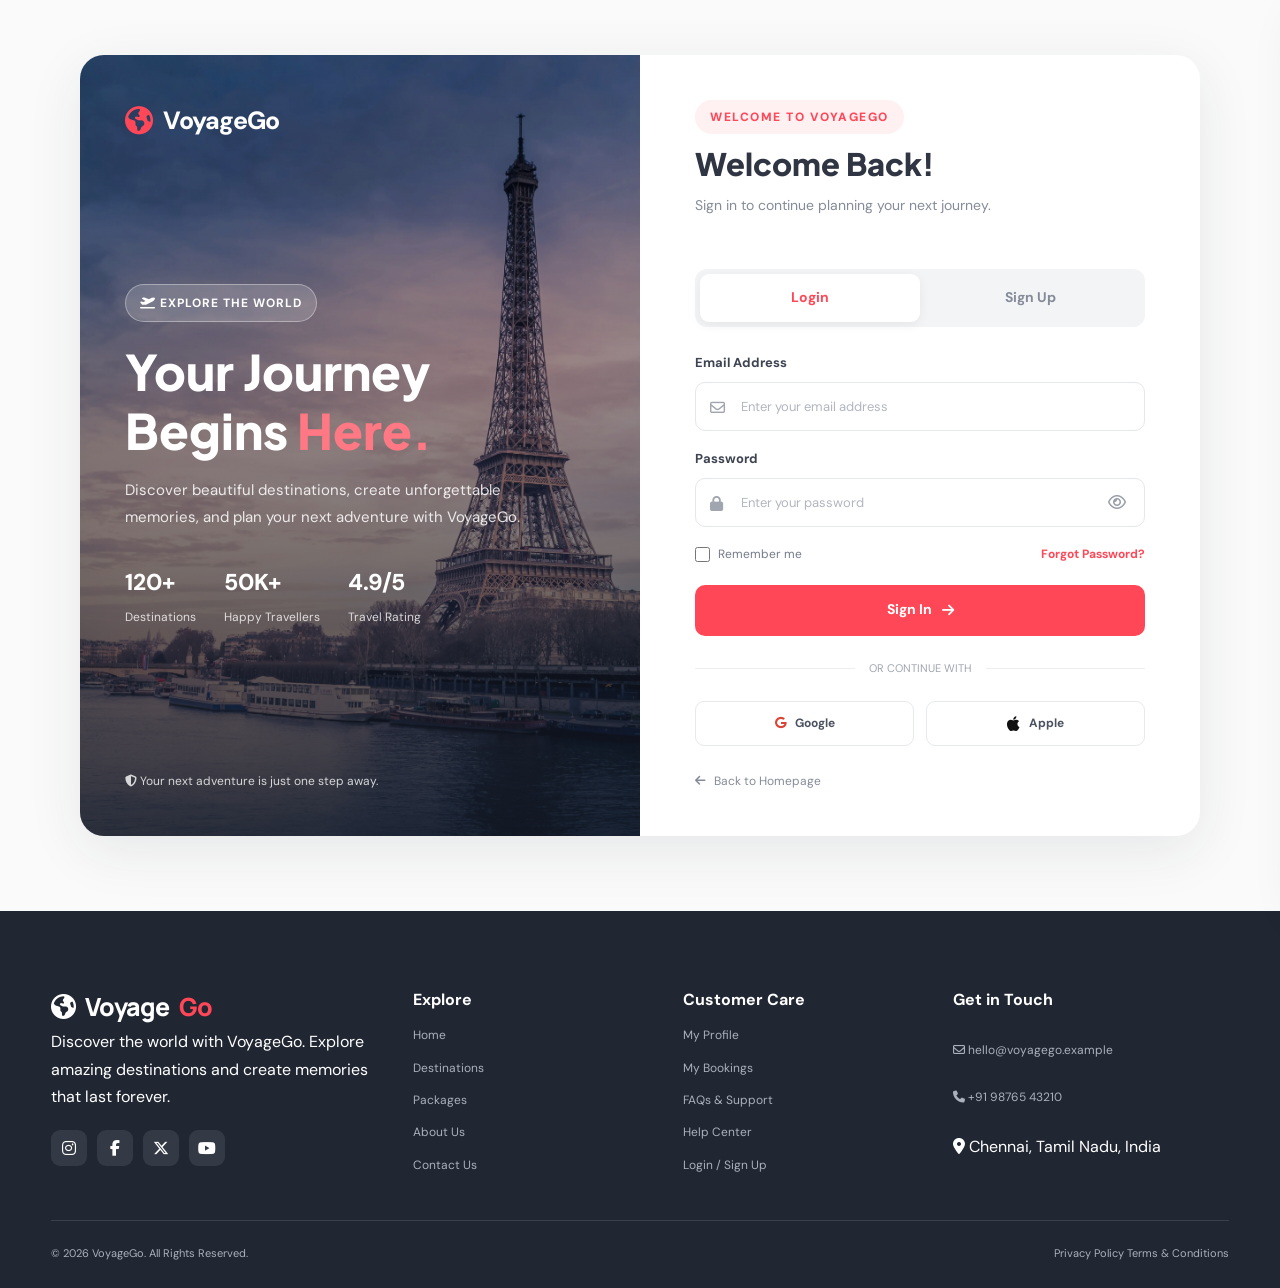
<file: dashboard.html>
<!DOCTYPE html>
<html lang="en">
<head>
    <meta charset="UTF-8">
    <meta name="viewport" content="width=device-width, initial-scale=1.0">
    <meta name="theme-color" content="#ffffff">

    <title>My Dashboard | VoyageGo</title>
    <meta name="description" content="Manage your VoyageGo travel profile, view your bookings and track your upcoming adventures.">

    <!-- Google Fonts -->
    <link rel="preconnect" href="https://fonts.googleapis.com">
    <link rel="preconnect" href="https://fonts.gstatic.com" crossorigin>
    <link href="https://fonts.googleapis.com/css2?family=DM+Sans:wght@400;500;600;700;800&family=Plus+Jakarta+Sans:wght@400;500;600;700;800&display=swap" rel="stylesheet">

    <!-- Font Awesome -->
    <link rel="stylesheet" href="https://cdnjs.cloudflare.com/ajax/libs/font-awesome/6.5.2/css/all.min.css">

    <!-- Main CSS -->
    <link rel="stylesheet" href="css/style.css">

    <style>
        /* =========================================
           DASHBOARD BASE
        ========================================= */

        .dashboard-page {
            background: #f8f9fb;
            min-height: 100vh;
            padding: 35px 0 75px;
        }

        body.dashboard-dark { --dashboard-surface:#202633; --dashboard-ink:#f4f6fa; --dashboard-muted:#b3bac7; background:#171c25; }
        body.dashboard-dark .dashboard-page { background:#171c25; }
        body.dashboard-dark .dashboard-panel,
        body.dashboard-dark .dashboard-sidebar,
        body.dashboard-dark .dashboard-stat-card,
        body.dashboard-dark .dashboard-content-header,
        body.dashboard-dark .profile-mini { background:var(--dashboard-surface); border-color:#343c4a; }
        body.dashboard-dark .dashboard-section h2,
        body.dashboard-dark .dashboard-section h3,
        body.dashboard-dark .profile-mini h3,
        body.dashboard-dark .dashboard-stat-card p { color:var(--dashboard-ink)!important; }

        .dashboard-container {
            width: 94%;
            max-width: 1280px;
            margin: auto;
        }

        .dashboard-heading {
            display: flex;
            justify-content: space-between;
            align-items: center;
            gap: 20px;
            margin-bottom: 28px;
            flex-wrap: wrap;
        }

        .dashboard-heading .eyebrow {
            color: #ff4757;
            font-size: 11px;
            font-weight: 800;
            letter-spacing: 1.5px;
            text-transform: uppercase;
            margin-bottom: 8px;
        }

        .dashboard-heading h1 {
            font-family: "Plus Jakarta Sans", sans-serif;
            color: #2f3542;
            font-size: clamp(25px, 4vw, 34px);
            font-weight: 800;
            margin-bottom: 7px;
        }

        .dashboard-heading p {
            color: #858b98;
            font-size: 13px;
            line-height: 1.6;
        }

        .dashboard-heading-actions {
            display: flex;
            gap: 10px;
            align-items: center;
            flex-wrap: wrap;
        }

        .dashboard-heading-actions a {
            display: inline-flex;
            align-items: center;
            gap: 8px;
            padding: 12px 17px;
            border-radius: 9px;
            text-decoration: none;
            font-size: 12px;
            font-weight: 800;
            transition: 0.25s;
        }

        .dashboard-explore {
            background: #ff4757;
            color: #fff;
        }

        .dashboard-explore:hover {
            background: #e63d4c;
            transform: translateY(-2px);
        }

        .dashboard-layout {
            display: grid;
            grid-template-columns: 250px minmax(0, 1fr);
            gap: 24px;
            align-items: start;
        }

        /* =========================================
           SIDEBAR
        ========================================= */

        .dashboard-sidebar {
            background: #fff;
            border: 1px solid #eceef2;
            border-radius: 16px;
            padding: 22px 16px;
            position: sticky;
            top: 100px;
        }

        .profile-mini {
            text-align: center;
            padding: 10px 10px 22px;
            border-bottom: 1px solid #edf0f3;
            margin-bottom: 17px;
        }

        .profile-avatar {
            width: 75px;
            height: 75px;
            border-radius: 50%;
            display: grid;
            place-items: center;
            margin: 0 auto 12px;
            background: #fff0f1;
            color: #ff4757;
            font-size: 26px;
            font-weight: 800;
            overflow: hidden;
        }

        .profile-avatar img {
            width: 100%;
            height: 100%;
            object-fit: cover;
        }

        .profile-mini h3 {
            color: #2f3542;
            font-size: 14px;
            font-weight: 800;
            margin-bottom: 5px;
            word-break: break-word;
        }

        .profile-mini p {
            color: #9ba0aa;
            font-size: 11px;
            word-break: break-word;
        }

        .profile-member {
            display: inline-block;
            margin-top: 10px;
            background: #fff2f3;
            color: #ff4757;
            padding: 5px 10px;
            border-radius: 20px;
            font-size: 9px;
            font-weight: 800;
            letter-spacing: 0.5px;
        }

        .dashboard-nav-title {
            color: #a1a6b0;
            font-size: 10px;
            font-weight: 800;
            letter-spacing: 1.2px;
            padding: 0 12px;
            margin: 19px 0 9px;
            text-transform: uppercase;
        }

        .dashboard-nav {
            display: flex;
            flex-direction: column;
            gap: 5px;
        }

        .dashboard-nav button {
            width: 100%;
            display: flex;
            align-items: center;
            gap: 12px;
            padding: 12px;
            border: none;
            border-radius: 9px;
            background: transparent;
            color: #858b98;
            text-align: left;
            font-family: inherit;
            font-size: 12px;
            font-weight: 700;
            cursor: pointer;
            transition: 0.25s;
        }

        .dashboard-nav button i {
            width: 18px;
            text-align: center;
            font-size: 14px;
        }

        .dashboard-nav button:hover,
        .dashboard-nav button.active {
            background: #fff0f1;
            color: #ff4757;
        }

        .dashboard-nav button .nav-count {
            margin-left: auto;
            background: #f0f1f4;
            color: #747b89;
            border-radius: 20px;
            min-width: 21px;
            height: 21px;
            display: grid;
            place-items: center;
            font-size: 10px;
        }

        .dashboard-nav button.active .nav-count {
            background: #ff4757;
            color: #fff;
        }

        .dashboard-logout {
            border-top: 1px solid #edf0f3;
            margin-top: 18px;
            padding-top: 17px;
        }

        .dashboard-logout button {
            color: #e14c58;
        }

        .dashboard-logout button:hover {
            background: #fff0f0;
            color: #c83c48;
        }

        /* =========================================
           DASHBOARD MAIN
        ========================================= */

        .dashboard-main {
            min-width: 0;
        }

        .dashboard-section {
            display: none;
            animation: dashboardFade 0.3s ease;
        }

        .dashboard-section.active {
            display: block;
        }

        @keyframes dashboardFade {
            from {
                opacity: 0;
                transform: translateY(8px);
            }
            to {
                opacity: 1;
                transform: translateY(0);
            }
        }

        .dashboard-welcome {
            background:
                linear-gradient(110deg, rgba(34,40,55,0.94), rgba(53,61,79,0.78)),
                url("img/chris-karidis-nnzkZNYWHaU-unsplash.webp")
                center/cover no-repeat;
            border-radius: 16px;
            padding: 30px;
            color: #fff;
            margin-bottom: 23px;
            position: relative;
            overflow: hidden;
        }

        .dashboard-welcome::after {
            content: "\f072";
            font-family: "Font Awesome 6 Free";
            font-weight: 900;
            position: absolute;
            right: 35px;
            bottom: -20px;
            font-size: 125px;
            color: rgba(255,255,255,0.08);
            transform: rotate(-20deg);
        }

        .dashboard-welcome .welcome-label {
            display: inline-block;
            padding: 6px 11px;
            background: rgba(255,255,255,0.15);
            border-radius: 20px;
            font-size: 10px;
            font-weight: 800;
            letter-spacing: 1px;
            margin-bottom: 13px;
        }

        .dashboard-welcome h2 {
            font-family: "Plus Jakarta Sans", sans-serif;
            font-size: clamp(22px, 3vw, 30px);
            font-weight: 800;
            margin-bottom: 9px;
        }

        .dashboard-welcome h2 span {
            color: #ff7b85;
        }

        .dashboard-welcome p {
            color: rgba(255,255,255,0.8);
            font-size: 12px;
            line-height: 1.7;
            max-width: 480px;
        }

        /* =========================================
           STATISTICS
        ========================================= */

        .dashboard-stats {
            display: grid;
            grid-template-columns: repeat(4, 1fr);
            gap: 14px;
            margin-bottom: 24px;
        }

        .dashboard-stat-card {
            background: #fff;
            border: 1px solid #eceef2;
            border-radius: 13px;
            padding: 18px;
            min-width: 0;
        }

        .dashboard-stat-top {
            display: flex;
            align-items: center;
            justify-content: space-between;
            gap: 8px;
            margin-bottom: 15px;
        }

        .dashboard-stat-icon {
            width: 38px;
            height: 38px;
            display: grid;
            place-items: center;
            border-radius: 10px;
            font-size: 15px;
        }

        .stat-red {
            color: #ff4757;
            background: #fff0f1;
        }

        .stat-blue {
            color: #4385e5;
            background: #eef5ff;
        }

        .stat-green {
            color: #29985e;
            background: #eaf8ef;
        }

        .stat-purple {
            color: #8b69dc;
            background: #f3efff;
        }

        .dashboard-stat-card .stat-number {
            color: #2f3542;
            font-family: "Plus Jakarta Sans", sans-serif;
            font-size: 25px;
            font-weight: 800;
            line-height: 1.2;
        }

        .dashboard-stat-card p {
            color: #9399a5;
            font-size: 10px;
            margin-top: 5px;
        }

        /* =========================================
           SECTION HEADERS
        ========================================= */

        .dashboard-content-header {
            display: flex;
            justify-content: space-between;
            align-items: center;
            gap: 15px;
            margin-bottom: 17px;
            flex-wrap: wrap;
        }

        .dashboard-content-header h2 {
            color: #2f3542;
            font-size: 18px;
            font-weight: 800;
        }

        .dashboard-content-header p {
            color: #999eaa;
            font-size: 11px;
            margin-top: 5px;
        }

        .dashboard-view-all {
            border: none;
            background: transparent;
            color: #ff4757;
            font-family: inherit;
            font-size: 11px;
            font-weight: 800;
            cursor: pointer;
        }

        /* =========================================
           BOOKING LIST
        ========================================= */

        .dashboard-booking-list {
            display: flex;
            flex-direction: column;
            gap: 13px;
        }

        .dashboard-booking-card {
            display: grid;
            grid-template-columns: 125px minmax(0, 1fr) auto;
            gap: 17px;
            align-items: center;
            background: #fff;
            border: 1px solid #eceef2;
            border-radius: 13px;
            padding: 15px;
            transition: 0.25s;
        }

        .dashboard-booking-card:hover {
            border-color: #ffd2d6;
            box-shadow: 0 6px 20px rgba(35,40,55,0.05);
            transform: translateY(-2px);
        }

        .dashboard-booking-image {
            width: 125px;
            height: 105px;
            object-fit: cover;
            border-radius: 10px;
            background: #f0f0f0;
        }

        .dashboard-booking-info h3 {
            color: #2f3542;
            font-size: 14px;
            font-weight: 800;
            margin-bottom: 8px;
            overflow-wrap: anywhere;
        }

        .dashboard-booking-info p {
            color: #8c929e;
            font-size: 10px;
            margin-bottom: 6px;
        }

        .dashboard-booking-info p i {
            width: 15px;
            color: #ff4757;
        }

        .booking-id {
            color: #a0a5af;
            font-size: 10px;
            margin-top: 9px;
        }

        .dashboard-booking-actions {
            display: flex;
            flex-direction: column;
            align-items: flex-end;
            gap: 9px;
        }

        .booking-price {
            color: #2f3542;
            font-size: 15px;
            font-weight: 800;
        }

        .booking-status {
            display: inline-block;
            padding: 6px 9px;
            border-radius: 20px;
            font-size: 9px;
            font-weight: 800;
            white-space: nowrap;
        }

        .status-confirmed {
            color: #21844a;
            background: #eaf8ef;
        }

        .status-pending {
            color: #a87512;
            background: #fff6df;
        }

        .status-cancelled {
            color: #c83d48;
            background: #fff0f0;
        }

        .status-completed {
            color: #3975c6;
            background: #edf4ff;
        }

        .status-demo {
            color: #8a65ce;
            background: #f3efff;
        }

        .booking-action-buttons {
            display: flex;
            gap: 6px;
        }

        .booking-action-buttons button {
            width: 31px;
            height: 31px;
            border: 1px solid #e9ebef;
            border-radius: 8px;
            background: #fff;
            color: #747b89;
            cursor: pointer;
            transition: 0.2s;
        }

        .booking-action-buttons button:hover {
            color: #ff4757;
            border-color: #ff4757;
        }

        /* =========================================
           EMPTY STATE
        ========================================= */

        .dashboard-empty {
            background: #fff;
            border: 1px solid #eceef2;
            border-radius: 14px;
            padding: 45px 20px;
            text-align: center;
        }

        .dashboard-empty .empty-icon {
            width: 65px;
            height: 65px;
            display: grid;
            place-items: center;
            border-radius: 50%;
            background: #fff0f1;
            color: #ff4757;
            font-size: 24px;
            margin: 0 auto 15px;
        }

        .dashboard-empty h3 {
            color: #2f3542;
            font-size: 17px;
            margin-bottom: 8px;
        }

        .dashboard-empty p {
            color: #9298a4;
            font-size: 12px;
            line-height: 1.7;
            margin-bottom: 18px;
        }

        .dashboard-empty a {
            display: inline-flex;
            align-items: center;
            gap: 8px;
            padding: 12px 17px;
            background: #ff4757;
            color: #fff;
            text-decoration: none;
            border-radius: 8px;
            font-size: 11px;
            font-weight: 800;
        }

        /* =========================================
           PROFILE
        ========================================= */

        .dashboard-panel {
            background: #fff;
            border: 1px solid #eceef2;
            border-radius: 14px;
            padding: 24px;
            margin-bottom: 20px;
        }

        .profile-edit-grid {
            display: grid;
            grid-template-columns: 1fr 1fr;
            gap: 17px;
        }

        .profile-field {
            margin-bottom: 14px;
        }

        .profile-field.full {
            grid-column: 1 / -1;
        }

        .profile-field label {
            display: block;
            color: #3e4552;
            font-size: 11px;
            font-weight: 800;
            margin-bottom: 8px;
        }

        .profile-field input,
        .profile-field textarea {
            width: 100%;
            height: 44px;
            border: 1px solid #e4e7ec;
            border-radius: 8px;
            padding: 0 12px;
            font-family: inherit;
            font-size: 12px;
            outline: none;
            color: #2f3542;
        }

        .profile-field textarea {
            height: 85px;
            padding-top: 12px;
            resize: vertical;
        }

        .profile-field input:focus,
        .profile-field textarea:focus {
            border-color: #ff4757;
            box-shadow: 0 0 0 3px rgba(255,71,87,0.07);
        }

        .profile-save-btn {
            border: none;
            border-radius: 8px;
            padding: 12px 20px;
            background: #ff4757;
            color: #fff;
            font-family: inherit;
            font-size: 11px;
            font-weight: 800;
            cursor: pointer;
        }

        .profile-save-btn:hover {
            background: #e63d4c;
        }

        .profile-note {
            color: #999eaa;
            font-size: 10px;
            line-height: 1.7;
            margin-top: 12px;
        }

        /* =========================================
           DETAILS MODAL
        ========================================= */

        .dashboard-modal {
            display: none;
            position: fixed;
            inset: 0;
            z-index: 9999;
            padding: 20px;
            background: rgba(23,28,40,0.65);
            backdrop-filter: blur(4px);
            align-items: center;
            justify-content: center;
        }

        .dashboard-modal.show {
            display: flex;
        }

        .dashboard-modal-content {
            width: 100%;
            max-width: 610px;
            max-height: 90vh;
            overflow-y: auto;
            padding: 25px;
            background: #fff;
            border-radius: 16px;
            animation: dashboardFade 0.25s ease;
        }

        .dashboard-modal-header {
            display: flex;
            align-items: center;
            justify-content: space-between;
            gap: 15px;
            margin-bottom: 20px;
        }

        .dashboard-modal-header h3 {
            color: #2f3542;
            font-size: 19px;
            font-weight: 800;
        }

        .dashboard-modal-close {
            width: 34px;
            height: 34px;
            border: none;
            border-radius: 50%;
            background: #f2f3f5;
            color: #747b89;
            cursor: pointer;
        }

        .detail-group {
            padding: 15px 0;
            border-bottom: 1px solid #edf0f3;
        }

        .detail-group h4 {
            color: #ff4757;
            font-size: 11px;
            margin-bottom: 12px;
            text-transform: uppercase;
            letter-spacing: 0.8px;
        }

        .detail-row {
            display: flex;
            justify-content: space-between;
            gap: 15px;
            margin-bottom: 10px;
            font-size: 11px;
        }

        .detail-row span {
            color: #9399a5;
        }

        .detail-row strong {
            color: #3d4350;
            text-align: right;
            overflow-wrap: anywhere;
        }

        .modal-booking-actions {
            display: flex;
            gap: 10px;
            flex-wrap: wrap;
            margin-top: 20px;
        }

        .modal-booking-actions button {
            flex: 1;
            min-width: 110px;
            padding: 12px;
            border-radius: 8px;
            border: 1px solid #e5e7eb;
            background: #fff;
            color: #3d4350;
            font-family: inherit;
            font-size: 11px;
            font-weight: 800;
            cursor: pointer;
        }

        .modal-booking-actions .modal-primary {
            color: #fff;
            background: #ff4757;
            border-color: #ff4757;
        }

        /* =========================================
           NOTIFICATION
        ========================================= */

        .dashboard-toast {
            position: fixed;
            z-index: 10001;
            right: 22px;
            bottom: 22px;
            max-width: 340px;
            padding: 14px 18px;
            background: #263143;
            color: #fff;
            border-radius: 10px;
            font-size: 12px;
            line-height: 1.6;
            box-shadow: 0 8px 25px rgba(0,0,0,0.18);
            opacity: 0;
            pointer-events: none;
            transform: translateY(15px);
            transition: 0.25s;
        }

        .dashboard-toast.show {
            opacity: 1;
            transform: translateY(0);
        }

        /* =========================================
           FILTERS
        ========================================= */

        .booking-filters {
            display: flex;
            gap: 8px;
            flex-wrap: wrap;
            margin-bottom: 17px;
        }

        .booking-filter {
            padding: 9px 14px;
            border: 1px solid #e5e7eb;
            border-radius: 30px;
            background: #fff;
            color: #858b98;
            font-family: inherit;
            font-size: 10px;
            font-weight: 800;
            cursor: pointer;
            transition: 0.2s;
        }

        .booking-filter.active,
        .booking-filter:hover {
            background: #ff4757;
            border-color: #ff4757;
            color: #fff;
        }

        /* =========================================
           RESPONSIVE
        ========================================= */

        @media (max-width: 1050px) {
            .dashboard-stats {
                grid-template-columns: repeat(2, 1fr);
            }
        }

        @media (max-width: 850px) {
            .dashboard-layout {
                grid-template-columns: 1fr;
            }

            .dashboard-sidebar {
                position: static;
                padding: 15px;
            }

            .profile-mini {
                display: flex;
                align-items: center;
                text-align: left;
                gap: 13px;
                padding: 5px 5px 15px;
            }

            .profile-avatar {
                width: 48px;
                height: 48px;
                font-size: 17px;
                margin: 0;
                flex-shrink: 0;
            }

            .profile-member {
                display: none;
            }

            .profile-mini-info {
                min-width: 0;
            }

            .dashboard-nav-title {
                display: none;
            }

            .dashboard-nav {
                flex-direction: row;
                overflow-x: auto;
                padding-bottom: 4px;
            }

            .dashboard-nav button {
                width: auto;
                flex-shrink: 0;
                white-space: nowrap;
            }

            .dashboard-nav button .nav-count {
                margin-left: 0;
            }

            .dashboard-logout {
                border: none;
                margin-top: 10px;
                padding-top: 0;
            }
        }

        @media (max-width: 560px) {
            .dashboard-page {
                padding: 25px 0 50px;
            }

            .dashboard-container {
                width: 94%;
            }

            .dashboard-welcome {
                padding: 23px 20px;
            }

            .dashboard-stats {
                gap: 9px;
            }

            .dashboard-stat-card {
                padding: 13px;
            }

            .dashboard-stat-card .stat-number {
                font-size: 21px;
            }

            .dashboard-booking-card {
                grid-template-columns: 85px minmax(0, 1fr);
                gap: 12px;
            }

            .dashboard-booking-image {
                width: 85px;
                height: 85px;
            }

            .dashboard-booking-actions {
                grid-column: 2;
                flex-direction: row;
                align-items: center;
                justify-content: space-between;
            }

            .profile-edit-grid {
                grid-template-columns: 1fr;
                gap: 0;
            }

            .profile-field.full {
                grid-column: auto;
            }

            .dashboard-panel {
                padding: 18px;
            }

            .dashboard-heading-actions a {
                padding: 10px 12px;
                font-size: 10px;
            }

            .dashboard-modal-content {
                padding: 19px;
            }
        }

        @media (prefers-reduced-motion: reduce) {
            .dashboard-section,
            .dashboard-modal-content,
            .dashboard-toast {
                animation: none !important;
                transition: none !important;
            }
        }
    </style>
</head>

<body>

    <header class="site-header">
        <div class="container navbar">
            <a href="index.html" class="logo"><span class="logo-mark"><i class="fa-solid fa-earth-americas"></i></span>Voyage<span class="text-primary">Go</span></a>
            <nav class="nav-links" aria-label="Main navigation">
                <a href="index.html">Home</a><a href="tourist.html">Destinations</a><a href="packages.html">Packages</a><a class="active" href="dashboard.html">Dashboard</a>
            </nav>
            <a class="btn btn-outline btn-sm" href="index.html"><i class="fa-solid fa-arrow-left"></i> Back to Home</a>
        </div>
    </header>


    <!-- MOBILE DRAWER -->

    <div class="drawer-overlay" id="drawerOverlay"></div>

    <aside class="mobile-drawer" id="mobileDrawer">

        <div class="drawer-header">
            <a href="index.html" class="logo">
                <i class="fa-solid fa-earth-americas text-primary"></i>
                Voyage<span class="text-primary">Go</span>
            </a>

            <button type="button" id="closeDrawer" aria-label="Close menu">
                <i class="fa-solid fa-xmark"></i>
            </button>
        </div>

        <nav class="drawer-nav">
            <a href="index.html"><i class="fa-solid fa-house"></i> Home</a>
            <a href="tourist.html"><i class="fa-solid fa-map-location-dot"></i> Destinations</a>
            <a href="packages.html"><i class="fa-solid fa-box"></i> Packages</a>
            <a href="about.html"><i class="fa-solid fa-circle-info"></i> About</a>
            <a href="contact.html"><i class="fa-solid fa-envelope"></i> Contact</a>
            <a href="booking.html"><i class="fa-solid fa-suitcase"></i> My Booking</a>
            <a href="dashboard.html" class="active"><i class="fa-solid fa-user"></i> Dashboard</a>
        </nav>

        <button type="button" class="btn btn-primary btn-block"
            id="mobileLogoutBtn">
            <i class="fa-solid fa-right-from-bracket"></i>
            Logout
        </button>

    </aside>


    <!-- DASHBOARD -->

    <main class="dashboard-page">

        <div class="dashboard-container">

            <div class="dashboard-heading">

                <div>
                    <div class="eyebrow">Your Travel Space</div>
                    <h1>My Dashboard</h1>
                    <p>Manage your account and keep track of your adventures.</p>
                </div>

                <div class="dashboard-heading-actions">
                    <a href="tourist.html" class="dashboard-explore">
                        <i class="fa-solid fa-compass"></i>
                        Explore Destinations
                    </a>
                </div>

            </div>


            <div class="dashboard-layout">


                <!-- SIDEBAR -->

                <aside class="dashboard-sidebar">

                    <div class="profile-mini">

                        <div class="profile-avatar" id="sidebarAvatar">
                            VG
                        </div>

                        <div class="profile-mini-info">
                            <h3 id="sidebarName">Guest Traveller</h3>
                            <p id="sidebarEmail">guest@example.com</p>
                            <span class="profile-member">VOYAGEGO MEMBER</span>
                        </div>

                    </div>


                    <div class="dashboard-nav-title">Main Menu</div>

                    <nav class="dashboard-nav" id="dashboardNav">

                        <button type="button"
                            class="active"
                            data-section="overview">
                            <i class="fa-solid fa-chart-pie"></i>
                            Overview
                        </button>

                        <button type="button"
                            data-section="bookings">
                            <i class="fa-solid fa-suitcase-rolling"></i>
                            My Bookings
                            <span class="nav-count" id="navBookingCount">0</span>
                        </button>

                        <button type="button"
                            data-section="profile">
                            <i class="fa-regular fa-user"></i>
                            My Profile
                        </button>

                        <button type="button"
                            data-section="settings">
                            <i class="fa-solid fa-gear"></i>
                            Settings
                        </button>

                    </nav>


                    <div class="dashboard-logout">
                        <button type="button" id="logoutBtn">
                            <i class="fa-solid fa-right-from-bracket"></i>
                            Logout
                        </button>
                    </div>

                </aside>


                <!-- DASHBOARD CONTENT -->

                <div class="dashboard-main">


                    <!-- =================================
                         OVERVIEW
                    ================================== -->

                    <section class="dashboard-section active"
                        id="section-overview">

                        <div class="dashboard-welcome">

                            <span class="welcome-label">
                                <i class="fa-solid fa-sun"></i>
                                YOUR TRAVEL JOURNEY
                            </span>

                            <h2>
                                Welcome back,
                                <span id="welcomeName">Traveller</span>!
                            </h2>

                            <p>
                                Every journey begins with a dream.
                                Explore new destinations and make your
                                next travel memory unforgettable.
                            </p>

                        </div>


                        <!-- STATISTICS -->

                        <div class="dashboard-stats">

                            <div class="dashboard-stat-card">

                                <div class="dashboard-stat-top">
                                    <div class="dashboard-stat-icon stat-red">
                                        <i class="fa-solid fa-suitcase"></i>
                                    </div>
                                </div>

                                <div class="stat-number" id="totalBookings">
                                    0
                                </div>

                                <p>Total Bookings</p>

                            </div>


                            <div class="dashboard-stat-card">

                                <div class="dashboard-stat-top">
                                    <div class="dashboard-stat-icon stat-blue">
                                        <i class="fa-regular fa-calendar-check"></i>
                                    </div>
                                </div>

                                <div class="stat-number" id="upcomingTrips">
                                    0
                                </div>

                                <p>Upcoming Trips</p>

                            </div>


                            <div class="dashboard-stat-card">

                                <div class="dashboard-stat-top">
                                    <div class="dashboard-stat-icon stat-green">
                                        <i class="fa-solid fa-circle-check"></i>
                                    </div>
                                </div>

                                <div class="stat-number" id="completedTrips">
                                    0
                                </div>

                                <p>Completed Trips</p>

                            </div>


                            <div class="dashboard-stat-card">

                                <div class="dashboard-stat-top">
                                    <div class="dashboard-stat-icon stat-purple">
                                        <i class="fa-solid fa-wallet"></i>
                                    </div>
                                </div>

                                <div class="stat-number" id="totalSpent">
                                    ₹0
                                </div>

                                <p>Total Booking Value</p>

                            </div>

                        </div>


                        <!-- RECENT BOOKINGS -->

                        <div class="dashboard-content-header">

                            <div>
                                <h2>Recent Bookings</h2>
                                <p>Your latest travel booking activity.</p>
                            </div>

                            <button type="button"
                                class="dashboard-view-all"
                                data-open-section="bookings">
                                View All
                                <i class="fa-solid fa-arrow-right"></i>
                            </button>

                        </div>

                        <div class="dashboard-booking-list"
                            id="recentBookings"></div>

                    </section>


                    <!-- =================================
                         MY BOOKINGS
                    ================================== -->

                    <section class="dashboard-section"
                        id="section-bookings">

                        <div class="dashboard-content-header">

                            <div>
                                <h2>My Bookings</h2>
                                <p>View and manage all your travel bookings.</p>
                            </div>

                            <a href="tourist.html"
                                class="dashboard-view-all"
                                style="text-decoration:none;">
                                <i class="fa-solid fa-plus"></i>
                                New Booking
                            </a>

                        </div>


                        <div class="booking-filters">

                            <button type="button"
                                class="booking-filter active"
                                data-filter="all">
                                All Bookings
                            </button>

                            <button type="button"
                                class="booking-filter"
                                data-filter="upcoming">
                                Upcoming
                            </button>

                            <button type="button"
                                class="booking-filter"
                                data-filter="completed">
                                Completed
                            </button>

                            <button type="button"
                                class="booking-filter"
                                data-filter="cancelled">
                                Cancelled
                            </button>

                        </div>


                        <div class="dashboard-booking-list"
                            id="allBookings"></div>

                    </section>


                    <!-- =================================
                         PROFILE
                    ================================== -->

                    <section class="dashboard-section"
                        id="section-profile">

                        <div class="dashboard-content-header">
                            <div>
                                <h2>My Profile</h2>
                                <p>Manage your personal information.</p>
                            </div>
                        </div>


                        <div class="dashboard-panel profile-summary" aria-live="polite">
                            <h3 style="font-size:14px;color:#2f3542;margin-bottom:12px;">Your Account</h3>
                            <p><strong>Name</strong> <span id="profileDisplayName"></span></p>
                            <p><strong>Email</strong> <span id="profileDisplayEmail"></span></p>
                            <p><strong>Phone</strong> <span id="profileDisplayPhone"></span></p>
                        </div>

                        <div class="dashboard-panel">
                            <h3 style="font-size:14px;color:#2f3542;margin-bottom:18px;">Edit Profile</h3>

                            <form id="profileForm">

                                <div class="profile-edit-grid">

                                    <div class="profile-field">
                                        <label for="profileName">
                                            Full Name
                                        </label>

                                        <input type="text"
                                            id="profileName"
                                            required
                                            minlength="2">
                                    </div>

                                    <div class="profile-field">
                                        <label for="profileEmail">
                                            Email Address
                                        </label>

                                        <input type="email"
                                            id="profileEmail"
                                            required
                                            readonly>
                                    </div>

                                    <div class="profile-field">
                                        <label for="profilePhone">
                                            Phone Number
                                        </label>

                                        <input type="tel"
                                            id="profilePhone"
                                            pattern="[0-9+\-\s()]{7,18}"
                                            placeholder="+91 98765 43210">
                                    </div>

                                    <div class="profile-field">
                                        <label for="profileCity">
                                            City
                                        </label>

                                        <input type="text"
                                            id="profileCity"
                                            placeholder="Enter your city">
                                    </div>

                                    <div class="profile-field">
                                        <label for="profileCountry">
                                            Country
                                        </label>

                                        <input type="text"
                                            id="profileCountry"
                                            placeholder="Enter your country">
                                    </div>

                                    <div class="profile-field">
                                        <label for="profileBirthday">
                                            Date of Birth
                                        </label>

                                        <input type="date"
                                            id="profileBirthday">
                                    </div>

                                    <div class="profile-field full">
                                        <label for="profileBio">
                                            About Me
                                        </label>

                                        <textarea id="profileBio"
                                            placeholder="Tell us a little about yourself..."></textarea>
                                    </div>

                                </div>


                                <button type="submit" class="profile-save-btn">
                                    <i class="fa-solid fa-floppy-disk"></i>
                                    Save Changes
                                </button>

                                <p class="profile-note">
                                    Profile changes are saved in this browser.
                                    Your email address is read-only in this demo.
                                </p>

                            </form>

                        </div>

                    </section>


                    <!-- =================================
                         SETTINGS
                    ================================== -->

                    <section class="dashboard-section"
                        id="section-settings">

                        <div class="dashboard-content-header">
                            <div>
                                <h2>Account Settings</h2>
                                <p>Manage your preferences and account options.</p>
                            </div>
                        </div>


                        <div class="dashboard-panel">

                            <h3 style="font-size:14px;color:#2f3542;margin-bottom:12px;">Email Notifications</h3>
                            <label style="display:flex;align-items:center;gap:10px;margin-bottom:20px;font-size:12px;color:#747d8c;">
                                <input type="checkbox" id="emailNotifications" checked>
                                Receive booking updates and travel offers by email
                            </label>

                            <h3 style="font-size:14px;color:#2f3542;margin-bottom:18px;">
                                Travel Preferences
                            </h3>

                            <div class="profile-field">
                                <label for="preferredTravel">
                                    Preferred Travel Style
                                </label>

                                <select id="preferredTravel"
                                    class="booking-input">

                                    <option value="Adventure">Adventure</option>
                                    <option value="Relaxation">Relaxation</option>
                                    <option value="Family">Family Travel</option>
                                    <option value="Luxury">Luxury Travel</option>
                                    <option value="Cultural">Cultural Travel</option>

                                </select>
                            </div>

                            <div class="profile-field">
                                <label for="preferredCurrency">
                                    Preferred Currency
                                </label>

                                <select id="preferredCurrency"
                                    class="booking-input">

                                    <option value="INR">INR – Indian Rupee</option>
                                    <option value="USD">USD – US Dollar</option>
                                    <option value="EUR">EUR – Euro</option>
                                    <option value="GBP">GBP – British Pound</option>

                                </select>
                            </div>

                            <div class="profile-field">
                                <label for="preferredTheme">Theme</label>
                                <select id="preferredTheme" class="booking-input">
                                    <option value="light">Light</option>
                                    <option value="dark">Dark</option>
                                </select>
                            </div>


                            <button type="button"
                                class="profile-save-btn"
                                id="saveSettingsBtn">
                                <i class="fa-solid fa-floppy-disk"></i>
                                Save Preferences
                            </button>

                        </div>

                        <div class="dashboard-panel">
                            <h3 style="font-size:14px;color:#2f3542;margin-bottom:18px;">Change Password</h3>
                            <form id="changePasswordForm" class="profile-edit-grid">
                                <div class="profile-field"><label for="currentPassword">Current Password</label><input type="password" id="currentPassword" autocomplete="current-password" required></div>
                                <div class="profile-field"><label for="newPassword">New Password</label><input type="password" id="newPassword" minlength="8" autocomplete="new-password" required></div>
                                <div class="profile-field"><label for="confirmNewPassword">Confirm New Password</label><input type="password" id="confirmNewPassword" minlength="8" autocomplete="new-password" required></div>
                                <div class="profile-field"><button class="profile-save-btn" type="submit">Update Password</button></div>
                            </form>
                            <p class="profile-note">Password changes are stored locally for this frontend demo.</p>
                        </div>


                        <div class="dashboard-panel">

                            <h3 style="font-size:14px;color:#2f3542;margin-bottom:10px;">
                                Account Information
                            </h3>

                            <p style="font-size:11px;color:#9298a4;line-height:1.8;margin-bottom:17px;">
                                This frontend demo does not provide server-side
                                account security or account deletion. Logging out
                                clears the current browser session.
                            </p>

                            <button type="button"
                                class="profile-save-btn"
                                id="settingsLogoutBtn"
                                style="background:#fff;color:#e14c58;border:1px solid #f0cdd0;">
                                <i class="fa-solid fa-right-from-bracket"></i>
                                Logout from VoyageGo
                            </button>

                        </div>

                    </section>


                </div>

            </div>

        </div>

    </main>


    <!-- BOOKING DETAILS MODAL -->

    <div class="dashboard-modal" id="bookingDetailsModal">

        <div class="dashboard-modal-content">

            <div class="dashboard-modal-header">

                <h3>Booking Details</h3>

                <button type="button"
                    class="dashboard-modal-close"
                    id="closeBookingModal"
                    aria-label="Close">
                    <i class="fa-solid fa-xmark"></i>
                </button>

            </div>

            <div id="bookingDetailsContent"></div>

        </div>

    </div>


    <!-- FOOTER -->

    <footer class="site-footer">

        <div class="container">

            <div class="footer-grid">

                <div class="footer-about">

                    <a href="index.html" class="logo footer-logo">
                        <i class="fa-solid fa-earth-americas"></i>
                        Voyage<span class="text-primary">Go</span>
                    </a>

                    <p>
                        Discover the world with VoyageGo. Explore amazing
                        destinations and create memories that last forever.
                    </p>

                    <div class="footer-socials">

                        <a href="https://www.instagram.com/"
                            target="_blank" rel="noopener"
                            aria-label="Instagram">
                            <i class="fa-brands fa-instagram"></i>
                        </a>

                        <a href="https://www.facebook.com/"
                            target="_blank" rel="noopener"
                            aria-label="Facebook">
                            <i class="fa-brands fa-facebook-f"></i>
                        </a>

                        <a href="https://x.com/"
                            target="_blank" rel="noopener"
                            aria-label="X">
                            <i class="fa-brands fa-x-twitter"></i>
                        </a>

                        <a href="https://www.youtube.com/"
                            target="_blank" rel="noopener"
                            aria-label="YouTube">
                            <i class="fa-brands fa-youtube"></i>
                        </a>

                    </div>

                </div>


                <div class="footer-links">
                    <h4>Explore</h4>
                    <a href="index.html">Home</a>
                    <a href="tourist.html">Destinations</a>
                    <a href="packages.html">Packages</a>
                    <a href="about.html">About Us</a>
                    <a href="contact.html">Contact Us</a>
                </div>


                <div class="footer-links">
                    <h4>Customer Care</h4>
                    <a href="dashboard.html">My Profile</a>
                    <a href="booking.html">My Bookings</a>
                    <a href="contact.html#faq">FAQs & Support</a>
                    <a href="contact.html">Help Center</a>
                    <a href="login.html">Login / Sign Up</a>
                </div>


                <div class="footer-links footer-contact">
                    <h4>Get in Touch</h4>

                    <a href="mailto:hello@voyagego.example">
                        <i class="fa-regular fa-envelope"></i>
                        hello@voyagego.example
                    </a>

                    <a href="tel:+919876543210">
                        <i class="fa-solid fa-phone"></i>
                        +91 98765 43210
                    </a>

                    <p>
                        <i class="fa-solid fa-location-dot"></i>
                        Chennai, Tamil Nadu, India
                    </p>

                </div>

            </div>


            <div class="footer-bottom">

                <p>
                    © <span data-current-year></span>
                    VoyageGo. All Rights Reserved.
                </p>

                <div>
                    <a href="terms.html">Privacy Policy</a>
                    <a href="terms.html">Terms & Conditions</a>
                </div>

            </div>

        </div>

    </footer>


    <!-- LOCATION MODAL -->

    <div class="modal" id="locationModal" aria-hidden="true">

        <div class="modal-content">

            <button class="modal-close" type="button"
                data-modal-close aria-label="Close">
                <i class="fa-solid fa-xmark"></i>
            </button>

            <h3>Select Your Location</h3>

            <p>
                Allow location access to find destinations near you.
            </p>

            <button type="button"
                class="btn btn-primary btn-block"
                id="detectLocation">
                <i class="fa-solid fa-location-crosshairs"></i>
                Detect My Location
            </button>

            <p id="locationMessage" aria-live="polite"></p>

        </div>

    </div>


    <!-- LANGUAGE MODAL -->

    <div class="modal" id="languageModal" aria-hidden="true">

        <div class="modal-content">

            <button class="modal-close" type="button"
                data-modal-close aria-label="Close">
                <i class="fa-solid fa-xmark"></i>
            </button>

            <h3>Select Language</h3>

            <div class="language-options">
                <button type="button" data-language="en">English</button>
                <button type="button" data-language="ta">தமிழ்</button>
                <button type="button" data-language="hi">हिन्दी</button>
                <button type="button" data-language="te">తెలుగు</button>
                <button type="button" data-language="kn">ಕನ್ನಡ</button>
                <button type="button" data-language="ml">മലയാളം</button>
            </div>

        </div>

    </div>


    <!-- TOAST -->

    <div class="dashboard-toast"
        id="dashboardToast"
        role="status"
        aria-live="polite"></div>


    <!-- COMMON JAVASCRIPT -->

    <script src="js/main.js"></script>


    <!-- DASHBOARD JAVASCRIPT -->

    <script src="js/dashboard.js"></script>

</body>
</html>
</file>
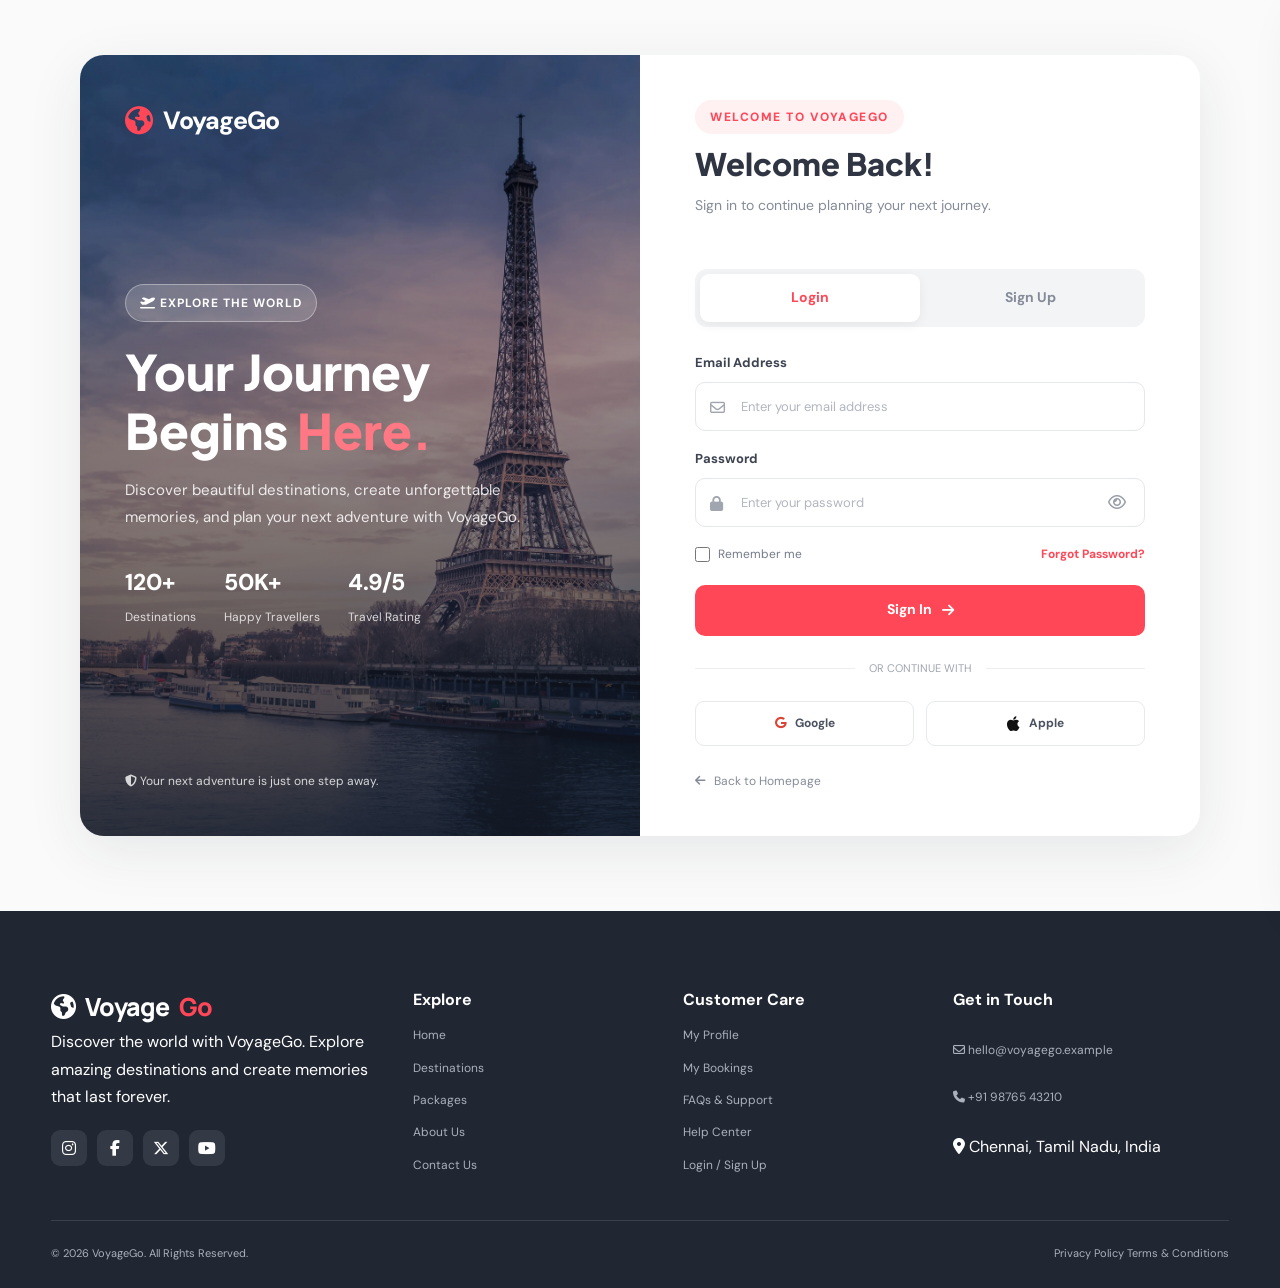
<file: login.html>
<!DOCTYPE html>
<html lang="en">
<head>
    <meta charset="UTF-8">
    <meta name="viewport" content="width=device-width, initial-scale=1.0">
    <meta name="theme-color" content="#ffffff">

    <title>Login / Sign Up | VoyageGo</title>

    <meta name="description" content="Sign in or create your VoyageGo account to explore destinations and manage your travel bookings.">

    <!-- Google Fonts -->
    <link rel="preconnect" href="https://fonts.googleapis.com">
    <link rel="preconnect" href="https://fonts.gstatic.com" crossorigin>
    <link href="https://fonts.googleapis.com/css2?family=DM+Sans:wght@400;500;600;700;800&family=Plus+Jakarta+Sans:wght@400;500;600;700;800&display=swap" rel="stylesheet">

    <!-- Font Awesome -->
    <link rel="stylesheet" href="https://cdnjs.cloudflare.com/ajax/libs/font-awesome/6.5.2/css/all.min.css">

    <!-- Main CSS -->
    <link rel="stylesheet" href="css/style.css">

    <style>
        /* =========================================
           AUTHENTICATION PAGE
        ========================================= */

        .auth-page {
            min-height: 100vh;
            background: #fafafa;
            padding: 55px 20px 75px;
        }

        .auth-container {
            width: 100%;
            max-width: 1120px;
            margin: 0 auto;
            display: grid;
            grid-template-columns: 1fr 1fr;
            background: #fff;
            border-radius: 24px;
            overflow: hidden;
            box-shadow: 0 15px 55px rgba(35, 40, 55, 0.09);
            min-height: 690px;
        }

        /* Left image panel */

        .auth-visual {
            position: relative;
            min-height: 690px;
            padding: 45px;
            display: flex;
            flex-direction: column;
            justify-content: space-between;
            color: #fff;
            background:
                linear-gradient(
                    180deg,
                    rgba(20, 25, 38, 0.12),
                    rgba(20, 25, 38, 0.82)
                ),
                url("img/chris-karidis-nnzkZNYWHaU-unsplash.webp")
                center/cover no-repeat;
        }

        .auth-visual-logo {
            display: inline-flex;
            align-items: center;
            gap: 11px;
            color: #fff;
            text-decoration: none;
            font-size: 25px;
            font-weight: 800;
            letter-spacing: -1px;
        }

        .auth-visual-logo i {
            color: #ff4757;
            font-size: 28px;
        }

        .auth-visual-content {
            max-width: 420px;
        }

        .auth-visual-content .visual-label {
            display: inline-block;
            padding: 8px 14px;
            border-radius: 30px;
            background: rgba(255,255,255,0.17);
            border: 1px solid rgba(255,255,255,0.35);
            font-size: 12px;
            font-weight: 700;
            letter-spacing: 1px;
            text-transform: uppercase;
            margin-bottom: 20px;
        }

        .auth-visual-content h1 {
            font-family: "Plus Jakarta Sans", sans-serif;
            font-size: clamp(34px, 4vw, 49px);
            line-height: 1.2;
            font-weight: 800;
            margin-bottom: 17px;
        }

        .auth-visual-content h1 span {
            color: #ff7883;
        }

        .auth-visual-content p {
            color: rgba(255,255,255,0.86);
            font-size: 15px;
            line-height: 1.8;
        }

        .auth-travel-stats {
            display: flex;
            gap: 28px;
            flex-wrap: wrap;
            margin-top: 32px;
        }

        .auth-stat strong {
            display: block;
            font-size: 23px;
            font-weight: 800;
        }

        .auth-stat span {
            font-size: 12px;
            color: rgba(255,255,255,0.8);
        }

        .auth-visual-bottom {
            font-size: 12px;
            color: rgba(255,255,255,0.8);
        }

        /* Right form panel */

        .auth-form-panel {
            padding: 45px 55px;
            display: flex;
            flex-direction: column;
            justify-content: center;
        }

        .auth-mobile-brand {
            display: none;
        }

        .auth-heading {
            margin-bottom: 27px;
        }

        .auth-heading .eyebrow {
            color: #ff4757;
            font-size: 12px;
            font-weight: 800;
            letter-spacing: 1.5px;
            text-transform: uppercase;
            margin-bottom: 10px;
        }

        .auth-heading h2 {
            font-family: "Plus Jakarta Sans", sans-serif;
            font-size: 31px;
            color: #2f3542;
            font-weight: 800;
            line-height: 1.3;
            margin-bottom: 9px;
        }

        .auth-heading p {
            font-size: 14px;
            color: #858b98;
            line-height: 1.7;
        }

        /* Tabs */

        .auth-tabs {
            display: grid;
            grid-template-columns: 1fr 1fr;
            padding: 5px;
            background: #f3f4f6;
            border-radius: 12px;
            margin-bottom: 25px;
        }

        .auth-tab {
            border: none;
            background: transparent;
            padding: 12px;
            border-radius: 9px;
            color: #858b98;
            font-family: inherit;
            font-size: 14px;
            font-weight: 700;
            cursor: pointer;
            transition: 0.3s;
        }

        .auth-tab.active {
            background: #fff;
            color: #ff4757;
            box-shadow: 0 3px 12px rgba(0,0,0,0.06);
        }

        /* Forms */

        .auth-form {
            display: none;
            animation: authFade 0.35s ease;
        }

        .auth-form.active {
            display: block;
        }

        @keyframes authFade {
            from {
                opacity: 0;
                transform: translateY(9px);
            }
            to {
                opacity: 1;
                transform: translateY(0);
            }
        }

        .auth-field {
            margin-bottom: 17px;
        }

        .auth-field label {
            display: block;
            color: #3d4350;
            font-size: 13px;
            font-weight: 700;
            margin-bottom: 8px;
        }

        .auth-input-wrap {
            position: relative;
        }

        .auth-input-wrap > i {
            position: absolute;
            top: 50%;
            left: 15px;
            transform: translateY(-50%);
            color: #a0a5af;
            font-size: 15px;
            pointer-events: none;
        }

        .auth-input {
            width: 100%;
            height: 49px;
            border: 1px solid #e5e7eb;
            border-radius: 10px;
            padding: 0 45px;
            outline: none;
            background: #fff;
            color: #2f3542;
            font-family: inherit;
            font-size: 13px;
            transition: 0.25s;
        }

        .auth-input:focus {
            border-color: #ff4757;
            box-shadow: 0 0 0 3px rgba(255,71,87,0.09);
        }

        .auth-input::placeholder {
            color: #b2b6bf;
        }

        .password-toggle {
            position: absolute;
            right: 14px;
            top: 50%;
            transform: translateY(-50%);
            border: none;
            background: transparent;
            color: #999eaa;
            cursor: pointer;
            padding: 5px;
        }

        .password-toggle:hover {
            color: #ff4757;
        }

        .auth-form-row {
            display: flex;
            align-items: center;
            justify-content: space-between;
            gap: 12px;
            margin: 3px 0 20px;
            flex-wrap: wrap;
        }

        .auth-remember {
            display: flex;
            align-items: center;
            gap: 8px;
            font-size: 12px;
            color: #747b89;
            cursor: pointer;
        }

        .auth-remember input {
            accent-color: #ff4757;
            width: 15px;
            height: 15px;
        }

        .auth-forgot {
            border: none;
            background: none;
            color: #ff4757;
            font-size: 12px;
            font-weight: 700;
            text-decoration: none;
            cursor: pointer;
        }

        .auth-submit {
            width: 100%;
            height: 51px;
            display: flex;
            justify-content: center;
            align-items: center;
            gap: 10px;
            border: none;
            border-radius: 10px;
            background: #ff4757;
            color: #fff;
            font-family: inherit;
            font-size: 14px;
            font-weight: 800;
            cursor: pointer;
            transition: 0.3s;
        }

        .auth-submit:hover {
            background: #e83b4b;
            transform: translateY(-2px);
            box-shadow: 0 8px 20px rgba(255,71,87,0.2);
        }

        .auth-submit:disabled {
            opacity: 0.7;
            cursor: not-allowed;
            transform: none;
        }

        .auth-divider {
            display: flex;
            align-items: center;
            gap: 14px;
            color: #a0a5af;
            font-size: 11px;
            margin: 23px 0;
        }

        .auth-divider::before,
        .auth-divider::after {
            content: "";
            height: 1px;
            background: #eceef1;
            flex: 1;
        }

        .auth-socials {
            display: grid;
            grid-template-columns: 1fr 1fr;
            gap: 12px;
        }

        .auth-social-btn {
            height: 45px;
            display: flex;
            align-items: center;
            justify-content: center;
            gap: 9px;
            border: 1px solid #e7e9ed;
            border-radius: 9px;
            background: #fff;
            color: #4c5360;
            font-family: inherit;
            font-size: 12px;
            font-weight: 700;
            cursor: pointer;
            transition: 0.25s;
        }

        .auth-social-btn:hover {
            border-color: #ff4757;
            color: #ff4757;
            background: #fffafa;
        }

        .auth-social-btn .fa-google {
            color: #db4437;
        }

        .auth-social-btn .fa-apple {
            color: #111;
            font-size: 17px;
        }

        .auth-terms {
            text-align: center;
            font-size: 11px;
            color: #9a9eaa;
            line-height: 1.7;
            margin-top: 23px;
        }

        .auth-terms a {
            color: #ff4757;
            text-decoration: none;
            font-weight: 700;
        }

        .auth-message {
            display: none;
            padding: 12px 14px;
            border-radius: 9px;
            font-size: 12px;
            line-height: 1.6;
            margin-bottom: 16px;
        }

        .auth-message.success {
            display: block;
            background: #eaf8ef;
            color: #21844a;
            border: 1px solid #ccebd7;
        }

        .auth-message.error {
            display: block;
            background: #fff0f0;
            color: #c83d48;
            border: 1px solid #f6d0d3;
        }

        .password-hint {
            font-size: 11px;
            color: #969ba6;
            margin-top: 6px;
        }

        .auth-back-home {
            display: inline-flex;
            align-items: center;
            gap: 8px;
            color: #858b98;
            font-size: 12px;
            text-decoration: none;
            margin-top: 25px;
            transition: 0.25s;
        }

        .auth-back-home:hover {
            color: #ff4757;
        }

        /* Forgot password dialog */

        .forgot-dialog {
            width: min(430px, calc(100% - 30px));
            border: none;
            border-radius: 18px;
            padding: 30px;
            margin: auto;
            box-shadow: 0 20px 70px rgba(0,0,0,0.2);
        }

        .forgot-dialog::backdrop {
            background: rgba(20,25,38,0.6);
            backdrop-filter: blur(4px);
        }

        .forgot-dialog h3 {
            font-size: 22px;
            margin-bottom: 10px;
            color: #2f3542;
        }

        .forgot-dialog p {
            font-size: 13px;
            line-height: 1.7;
            color: #858b98;
            margin-bottom: 20px;
        }

        .forgot-dialog-actions {
            display: flex;
            gap: 10px;
            margin-top: 18px;
        }

        .forgot-dialog-actions button {
            flex: 1;
            padding: 12px;
            border-radius: 9px;
            border: 1px solid #e5e7eb;
            background: #fff;
            cursor: pointer;
            font-family: inherit;
            font-weight: 700;
        }

        .forgot-dialog-actions .forgot-send {
            background: #ff4757;
            color: #fff;
            border-color: #ff4757;
        }

        /* Responsive */

        @media (max-width: 900px) {
            .auth-container {
                max-width: 650px;
                grid-template-columns: 1fr;
            }

            .auth-visual {
                min-height: 310px;
                padding: 30px;
            }

            .auth-visual-content h1 {
                font-size: 34px;
            }

            .auth-visual-bottom {
                display: none;
            }

            .auth-travel-stats {
                margin-top: 18px;
            }

            .auth-form-panel {
                padding: 40px;
            }
        }

        @media (max-width: 576px) {
            .auth-page {
                padding: 20px 12px 40px;
            }

            .auth-container {
                border-radius: 17px;
            }

            .auth-visual {
                min-height: 250px;
                padding: 24px;
            }

            .auth-visual-logo {
                font-size: 21px;
            }

            .auth-visual-content {
                margin-top: 30px;
            }

            .auth-visual-content h1 {
                font-size: 28px;
                margin-bottom: 10px;
            }

            .auth-visual-content p {
                font-size: 12px;
            }

            .auth-visual-content .visual-label {
                margin-bottom: 12px;
                font-size: 10px;
            }

            .auth-travel-stats {
                gap: 20px;
                margin-top: 15px;
            }

            .auth-stat strong {
                font-size: 18px;
            }

            .auth-stat span {
                font-size: 10px;
            }

            .auth-form-panel {
                padding: 28px 21px;
            }

            .auth-heading h2 {
                font-size: 26px;
            }

            .auth-heading p {
                font-size: 12px;
            }

            .auth-socials {
                grid-template-columns: 1fr;
            }
        }

        @media (prefers-reduced-motion: reduce) {
            .auth-form,
            .auth-submit,
            .auth-social-btn {
                animation: none !important;
                transition: none !important;
            }
        }
    </style>
</head>

<body>

    

    <!-- =========================================
         MOBILE DRAWER
    ========================================== -->

    <div class="drawer-overlay" id="drawerOverlay"></div>

    <aside class="mobile-drawer" id="mobileDrawer">
        <div class="drawer-header">
            <a href="index.html" class="logo">
                <i class="fa-solid fa-earth-americas text-primary"></i>
                Voyage<span class="text-primary">Go</span>
            </a>

            <button type="button" id="closeDrawer" aria-label="Close menu">
                <i class="fa-solid fa-xmark"></i>
            </button>
        </div>

        <nav class="drawer-nav">
            <a href="index.html"><i class="fa-solid fa-house"></i> Home</a>
            <a href="tourist.html"><i class="fa-solid fa-map-location-dot"></i> Destinations</a>
            <a href="packages.html"><i class="fa-solid fa-box"></i> Packages</a>
            <a href="about.html"><i class="fa-solid fa-circle-info"></i> About</a>
            <a href="contact.html"><i class="fa-solid fa-envelope"></i> Contact</a>
            <a href="booking.html"><i class="fa-solid fa-suitcase"></i> My Booking</a>
            <a href="login.html" class="active"><i class="fa-solid fa-user"></i> Login / Sign Up</a>
        </nav>

        <a href="booking.html" class="btn btn-primary btn-block">
            Book Your Trip
        </a>
    </aside>


    <!-- =========================================
         AUTHENTICATION PAGE
    ========================================== -->

    <main class="auth-page">

        <div class="auth-container">

            <!-- Left Visual Panel -->

            <section class="auth-visual">

                <a href="index.html" class="auth-visual-logo">
                    <i class="fa-solid fa-earth-americas"></i>
                    VoyageGo
                </a>

                <div class="auth-visual-content">

                    <span class="visual-label">
                        <i class="fa-solid fa-plane-departure"></i>
                        Explore the world
                    </span>

                    <h1>
                        Your Journey<br>
                        Begins <span>Here.</span>
                    </h1>

                    <p>
                        Discover beautiful destinations, create unforgettable
                        memories, and plan your next adventure with VoyageGo.
                    </p>

                    <div class="auth-travel-stats">

                        <div class="auth-stat">
                            <strong>120+</strong>
                            <span>Destinations</span>
                        </div>

                        <div class="auth-stat">
                            <strong>50K+</strong>
                            <span>Happy Travellers</span>
                        </div>

                        <div class="auth-stat">
                            <strong>4.9/5</strong>
                            <span>Travel Rating</span>
                        </div>

                    </div>
                </div>

                <div class="auth-visual-bottom">
                    <i class="fa-solid fa-shield-halved"></i>
                    Your next adventure is just one step away.
                </div>

            </section>


            <!-- Right Form Panel -->

            <section class="auth-form-panel">

                <div class="auth-heading">
                    <div class="eyebrow">Welcome to VoyageGo</div>
                    <h2 id="authTitle">Welcome Back!</h2>
                    <p id="authSubtitle">
                        Sign in to continue planning your next journey.
                    </p>
                </div>


                <!-- Form Message -->

                <div class="auth-message" id="authMessage"
                    role="status" aria-live="polite"></div>


                <!-- Tabs -->

                <div class="auth-tabs" role="tablist"
                    aria-label="Account options">

                    <button class="auth-tab active"
                        id="loginTab" type="button"
                        role="tab" aria-selected="true"
                        aria-controls="loginForm">
                        Login
                    </button>

                    <button class="auth-tab"
                        id="signupTab" type="button"
                        role="tab" aria-selected="false"
                        aria-controls="signupForm">
                        Sign Up
                    </button>

                </div>


                <!-- =================================
                     LOGIN FORM
                ================================== -->

                <form id="loginForm" class="auth-form active"
                    autocomplete="on" novalidate>

                    <div class="auth-field">
                        <label for="loginEmail">Email Address</label>

                        <div class="auth-input-wrap">
                            <i class="fa-regular fa-envelope"></i>

                            <input
                                type="email"
                                id="loginEmail"
                                name="email"
                                class="auth-input"
                                placeholder="Enter your email address"
                                autocomplete="username"
                                required
                            >
                        </div>
                    </div>


                    <div class="auth-field">
                        <label for="loginPassword">Password</label>

                        <div class="auth-input-wrap">
                            <i class="fa-solid fa-lock"></i>

                            <input
                                type="password"
                                id="loginPassword"
                                name="password"
                                class="auth-input"
                                placeholder="Enter your password"
                                autocomplete="current-password"
                                required
                            >

                            <button type="button"
                                class="password-toggle"
                                data-password-toggle="loginPassword"
                                aria-label="Show password">
                                <i class="fa-regular fa-eye"></i>
                            </button>
                        </div>
                    </div>


                    <div class="auth-form-row">

                        <label class="auth-remember">
                            <input type="checkbox" id="rememberMe">
                            Remember me
                        </label>

                        <button type="button"
                            class="auth-forgot"
                            id="forgotPasswordBtn">
                            Forgot Password?
                        </button>

                    </div>


                    <button type="submit" class="auth-submit">
                        Sign In
                        <i class="fa-solid fa-arrow-right"></i>
                    </button>

                    <div class="auth-divider">OR CONTINUE WITH</div>

                    <div class="auth-socials">

                        <button type="button" class="auth-social-btn"
                            data-social-login="Google">
                            <i class="fa-brands fa-google"></i>
                            Google
                        </button>

                        <button type="button" class="auth-social-btn"
                            data-social-login="Apple">
                            <i class="fa-brands fa-apple"></i>
                            Apple
                        </button>

                    </div>

                </form>


                <!-- =================================
                     SIGN UP FORM
                ================================== -->

                <form id="signupForm" class="auth-form"
                    autocomplete="on" novalidate>

                    <div class="auth-field">
                        <label for="signupName">Full Name</label>

                        <div class="auth-input-wrap">
                            <i class="fa-regular fa-user"></i>

                            <input
                                type="text"
                                id="signupName"
                                name="name"
                                class="auth-input"
                                placeholder="Enter your full name"
                                autocomplete="name"
                                minlength="2"
                                required
                            >
                        </div>
                    </div>


                    <div class="auth-field">
                        <label for="signupEmail">Email Address</label>

                        <div class="auth-input-wrap">
                            <i class="fa-regular fa-envelope"></i>

                            <input
                                type="email"
                                id="signupEmail"
                                name="email"
                                class="auth-input"
                                placeholder="Enter your email address"
                                autocomplete="email"
                                required
                            >
                        </div>
                    </div>


                    <div class="auth-field">
                        <label for="signupPhone">Phone Number</label>

                        <div class="auth-input-wrap">
                            <i class="fa-solid fa-phone"></i>

                            <input
                                type="tel"
                                id="signupPhone"
                                name="phone"
                                class="auth-input"
                                placeholder="Enter your phone number"
                                autocomplete="tel"
                                pattern="[0-9+\-\s()]{7,18}"
                                required
                            >
                        </div>
                    </div>


                    <div class="auth-field">
                        <label for="signupPassword">Create Password</label>

                        <div class="auth-input-wrap">
                            <i class="fa-solid fa-lock"></i>

                            <input
                                type="password"
                                id="signupPassword"
                                name="password"
                                class="auth-input"
                                placeholder="Create a strong password"
                                autocomplete="new-password"
                                minlength="8"
                                required
                            >

                            <button type="button"
                                class="password-toggle"
                                data-password-toggle="signupPassword"
                                aria-label="Show password">
                                <i class="fa-regular fa-eye"></i>
                            </button>
                        </div>

                        <p class="password-hint">
                            Use at least 8 characters.
                        </p>
                    </div>


                    <div class="auth-field">
                        <label for="confirmPassword">Confirm Password</label>

                        <div class="auth-input-wrap">
                            <i class="fa-solid fa-lock"></i>

                            <input
                                type="password"
                                id="confirmPassword"
                                name="confirmPassword"
                                class="auth-input"
                                placeholder="Re-enter your password"
                                autocomplete="new-password"
                                minlength="8"
                                required
                            >

                            <button type="button"
                                class="password-toggle"
                                data-password-toggle="confirmPassword"
                                aria-label="Show password">
                                <i class="fa-regular fa-eye"></i>
                            </button>
                        </div>
                    </div>


                    <div class="auth-form-row">

                        <label class="auth-remember">
                            <input type="checkbox" id="acceptTerms" required>
                            I agree to the
                            <a href="terms.html" class="auth-forgot">
                                Terms & Conditions
                            </a>
                        </label>

                    </div>


                    <button type="submit" class="auth-submit">
                        Create Account
                        <i class="fa-solid fa-arrow-right"></i>
                    </button>

                    <p class="auth-terms">
                        By creating an account, you agree to our
                        <a href="terms.html">Terms of Service</a>
                        and
                        <a href="terms.html">Privacy Policy</a>.
                    </p>

                </form>


                <a href="index.html" class="auth-back-home">
                    <i class="fa-solid fa-arrow-left"></i>
                    Back to Homepage
                </a>

            </section>

        </div>

    </main>


    <!-- =========================================
         FOOTER
    ========================================== -->

    <footer class="site-footer">

        <div class="container">

            <div class="footer-grid">

                <div class="footer-about">

                    <a href="index.html" class="logo footer-logo">
                        <i class="fa-solid fa-earth-americas"></i>
                        Voyage<span class="text-primary">Go</span>
                    </a>

                    <p>
                        Discover the world with VoyageGo. Explore amazing
                        destinations and create memories that last forever.
                    </p>

                    <div class="footer-socials">
                        <a href="https://www.instagram.com/"
                            target="_blank" rel="noopener"
                            aria-label="Instagram">
                            <i class="fa-brands fa-instagram"></i>
                        </a>

                        <a href="https://www.facebook.com/"
                            target="_blank" rel="noopener"
                            aria-label="Facebook">
                            <i class="fa-brands fa-facebook-f"></i>
                        </a>

                        <a href="https://x.com/"
                            target="_blank" rel="noopener"
                            aria-label="X">
                            <i class="fa-brands fa-x-twitter"></i>
                        </a>

                        <a href="https://www.youtube.com/"
                            target="_blank" rel="noopener"
                            aria-label="YouTube">
                            <i class="fa-brands fa-youtube"></i>
                        </a>
                    </div>

                </div>


                <div class="footer-links">
                    <h4>Explore</h4>
                    <a href="index.html">Home</a>
                    <a href="tourist.html">Destinations</a>
                    <a href="packages.html">Packages</a>
                    <a href="about.html">About Us</a>
                    <a href="contact.html">Contact Us</a>
                </div>


                <div class="footer-links">
                    <h4>Customer Care</h4>
                    <a href="dashboard.html">My Profile</a>
                    <a href="booking.html">My Bookings</a>
                    <a href="contact.html#faq">FAQs & Support</a>
                    <a href="contact.html">Help Center</a>
                    <a href="login.html">Login / Sign Up</a>
                </div>


                <div class="footer-links footer-contact">
                    <h4>Get in Touch</h4>

                    <a href="mailto:hello@voyagego.example">
                        <i class="fa-regular fa-envelope"></i>
                        hello@voyagego.example
                    </a>

                    <a href="tel:+919876543210">
                        <i class="fa-solid fa-phone"></i>
                        +91 98765 43210
                    </a>

                    <p>
                        <i class="fa-solid fa-location-dot"></i>
                        Chennai, Tamil Nadu, India
                    </p>
                </div>

            </div>


            <div class="footer-bottom">
                <p>
                    © <span data-current-year></span>
                    VoyageGo. All Rights Reserved.
                </p>

                <div>
                    <a href="terms.html">Privacy Policy</a>
                    <a href="terms.html">Terms & Conditions</a>
                </div>
            </div>

        </div>

    </footer>


    <!-- =========================================
         LOCATION MODAL
    ========================================== -->

    <div class="modal" id="locationModal" aria-hidden="true">
        <div class="modal-content">

            <button class="modal-close" type="button"
                data-modal-close aria-label="Close">
                <i class="fa-solid fa-xmark"></i>
            </button>

            <h3>Select Your Location</h3>

            <p>
                Allow location access to find destinations near you.
            </p>

            <button type="button" class="btn btn-primary btn-block"
                id="detectLocation">
                <i class="fa-solid fa-location-crosshairs"></i>
                Detect My Location
            </button>

            <p id="locationMessage" aria-live="polite"></p>

        </div>
    </div>


    <!-- =========================================
         LANGUAGE MODAL
    ========================================== -->

    <div class="modal" id="languageModal" aria-hidden="true">
        <div class="modal-content">

            <button class="modal-close" type="button"
                data-modal-close aria-label="Close">
                <i class="fa-solid fa-xmark"></i>
            </button>

            <h3>Select Language</h3>

            <div class="language-options">

                <button type="button" data-language="en">English</button>
                <button type="button" data-language="ta">தமிழ்</button>
                <button type="button" data-language="hi">हिन्दी</button>
                <button type="button" data-language="te">తెలుగు</button>
                <button type="button" data-language="kn">ಕನ್ನಡ</button>
                <button type="button" data-language="ml">മലയാളം</button>

            </div>

        </div>
    </div>


    <!-- =========================================
         FORGOT PASSWORD DIALOG
    ========================================== -->

    <dialog class="forgot-dialog" id="forgotDialog">

        <h3>Reset Your Password</h3>

        <p>
            Enter your registered email address. This demo will validate
            the address, but sending a real reset email requires a backend
            email service.
        </p>

        <form id="forgotForm" novalidate>

            <div class="auth-field">
                <label for="forgotEmail">Email Address</label>

                <div class="auth-input-wrap">
                    <i class="fa-regular fa-envelope"></i>

                    <input
                        type="email"
                        id="forgotEmail"
                        class="auth-input"
                        placeholder="Enter your registered email"
                        required
                    >
                </div>
            </div>

            <div id="forgotMessage"
                class="auth-message"
                role="status"
                aria-live="polite"></div>

            <div class="forgot-dialog-actions">

                <button type="button" id="closeForgotDialog">
                    Cancel
                </button>

                <button type="submit" class="forgot-send">
                    Continue
                </button>

            </div>

        </form>

    </dialog>


    <!-- COMMON JAVASCRIPT -->
    <script src="js/main.js"></script>


    <!-- =========================================
         LOGIN & SIGNUP JAVASCRIPT
    ========================================== -->

    <script>
    document.addEventListener("DOMContentLoaded", function () {

        const loginTab = document.getElementById("loginTab");
        const signupTab = document.getElementById("signupTab");

        const loginForm = document.getElementById("loginForm");
        const signupForm = document.getElementById("signupForm");

        const authTitle = document.getElementById("authTitle");
        const authSubtitle = document.getElementById("authSubtitle");

        const authMessage = document.getElementById("authMessage");

        const forgotDialog = document.getElementById("forgotDialog");

        const STORAGE_USERS = "voyage_users";
        const STORAGE_SESSION = "voyage_current_user";


        /* =====================================
           MESSAGE
        ====================================== */

        function showMessage(message, type = "error") {
            authMessage.textContent = message;
            authMessage.className = "auth-message " + type;
        }

        function clearMessage() {
            authMessage.textContent = "";
            authMessage.className = "auth-message";
        }


        /* =====================================
           GET SAVED USERS
        ====================================== */

        function getUsers() {
            try {
                const users = JSON.parse(
                    localStorage.getItem(STORAGE_USERS) || "[]"
                );

                return Array.isArray(users) ? users : [];
            } catch (error) {
                return [];
            }
        }

        function saveUsers(users) {
            localStorage.setItem(STORAGE_USERS, JSON.stringify(users));
        }


        /* =====================================
           SWITCH LOGIN / SIGNUP
        ====================================== */

        function switchAuth(mode) {

            clearMessage();

            const isLogin = mode === "login";

            loginTab.classList.toggle("active", isLogin);
            signupTab.classList.toggle("active", !isLogin);

            loginTab.setAttribute("aria-selected", String(isLogin));
            signupTab.setAttribute("aria-selected", String(!isLogin));

            loginForm.classList.toggle("active", isLogin);
            signupForm.classList.toggle("active", !isLogin);

            authTitle.textContent = isLogin
                ? "Welcome Back!"
                : "Create Your Account";

            authSubtitle.textContent = isLogin
                ? "Sign in to continue planning your next journey."
                : "Join VoyageGo and start exploring the world.";

        }

        loginTab.addEventListener("click", () => switchAuth("login"));
        signupTab.addEventListener("click", () => switchAuth("signup"));


        /* =====================================
           PASSWORD VISIBILITY
        ====================================== */

        document.querySelectorAll("[data-password-toggle]").forEach(button => {

            button.addEventListener("click", function () {

                const inputId = this.dataset.passwordToggle;
                const input = document.getElementById(inputId);

                if (!input) return;

                const icon = this.querySelector("i");

                const showPassword = input.type === "password";

                input.type = showPassword ? "text" : "password";

                icon.classList.toggle("fa-eye", !showPassword);
                icon.classList.toggle("fa-eye-slash", showPassword);

                this.setAttribute(
                    "aria-label",
                    showPassword ? "Hide password" : "Show password"
                );

            });

        });


        /* =====================================
           PASSWORD STRENGTH CHECK
        ====================================== */

        const signupPassword = document.getElementById("signupPassword");

        signupPassword.addEventListener("input", function () {

            this.setCustomValidity("");

            if (this.value.length > 0 && this.value.length < 8) {
                this.setCustomValidity(
                    "Password must contain at least 8 characters."
                );
            }

        });


        /* =====================================
           SIGN UP
        ====================================== */

        signupForm.addEventListener("submit", function (event) {

            event.preventDefault();
            clearMessage();

            if (!signupForm.checkValidity()) {
                signupForm.reportValidity();
                return;
            }

            const name = document.getElementById("signupName")
                .value.trim();

            const email = document.getElementById("signupEmail")
                .value.trim().toLowerCase();

            const phone = document.getElementById("signupPhone")
                .value.trim();

            const password = document.getElementById("signupPassword")
                .value;

            const confirmPassword = document.getElementById("confirmPassword")
                .value;

            const acceptTerms = document.getElementById("acceptTerms")
                .checked;


            if (password.length < 8) {
                showMessage(
                    "Your password must contain at least 8 characters."
                );
                return;
            }

            if (password !== confirmPassword) {
                showMessage(
                    "Your passwords do not match. Please try again."
                );
                return;
            }

            if (!acceptTerms) {
                showMessage(
                    "Please accept the Terms & Conditions to continue."
                );
                return;
            }


            const users = getUsers();

            const existingUser = users.find(
                user => user.email.toLowerCase() === email
            );

            if (existingUser) {
                showMessage(
                    "An account with this email already exists. Please login."
                );
                return;
            }


            /*
              DEMO ONLY:
              This stores account details in browser localStorage.
              Do not use plain-text passwords in a real application.
              Real authentication requires a secure backend and
              password hashing.
            */

            const newUser = {
                id: "VG" + Date.now(),
                name: name,
                email: email,
                phone: phone,
                password: password,
                createdAt: new Date().toISOString()
            };

            users.push(newUser);
            saveUsers(users);


            signupForm.reset();

            document.getElementById("loginEmail").value = email;

            showMessage(
                "Your demo account has been created successfully. Please log in.",
                "success"
            );

            setTimeout(() => {
                switchAuth("login");
                document.getElementById("loginEmail").value = email;
            }, 1300);

        });


        /* =====================================
           LOGIN
        ====================================== */

        loginForm.addEventListener("submit", function (event) {

            event.preventDefault();
            clearMessage();

            if (!loginForm.checkValidity()) {
                loginForm.reportValidity();
                return;
            }

            const email = document.getElementById("loginEmail")
                .value.trim().toLowerCase();

            const password = document.getElementById("loginPassword")
                .value;

            const rememberMe = document.getElementById("rememberMe")
                .checked;


            const users = getUsers();

            const matchedUser = users.find(user =>
                user.email.toLowerCase() === email &&
                user.password === password
            );


            if (!matchedUser) {
                showMessage(
                    "Invalid email or password. Please check your details or create an account."
                );
                return;
            }


            /*
              DEMO SESSION:
              Only a user profile is saved in this session object.
              Real authentication should use secure server sessions
              or securely managed tokens.
            */

            const sessionUser = {
                id: matchedUser.id,
                name: matchedUser.name,
                email: matchedUser.email,
                phone: matchedUser.phone,
                loginAt: new Date().toISOString()
            };

            const sessionStorageType = rememberMe
                ? localStorage
                : sessionStorage;

            sessionStorageType.setItem(
                STORAGE_SESSION,
                JSON.stringify(sessionUser)
            );


            showMessage(
                "Login successful! Redirecting to your dashboard...",
                "success"
            );


            setTimeout(() => {
                window.location.href = "dashboard.html";
            }, 1200);

        });


        /* =====================================
           FORGOT PASSWORD
        ====================================== */

        document.getElementById("forgotPasswordBtn")
            .addEventListener("click", function () {

                const email = document.getElementById("loginEmail").value;

                document.getElementById("forgotEmail").value = email;

                document.getElementById("forgotMessage").className =
                    "auth-message";

                document.getElementById("forgotMessage").textContent = "";

                forgotDialog.showModal();

            });


        document.getElementById("closeForgotDialog")
            .addEventListener("click", function () {
                forgotDialog.close();
            });


        document.getElementById("forgotForm")
            .addEventListener("submit", function (event) {

                event.preventDefault();

                const email = document.getElementById("forgotEmail")
                    .value.trim().toLowerCase();

                const message = document.getElementById("forgotMessage");

                const users = getUsers();

                const userExists = users.some(
                    user => user.email.toLowerCase() === email
                );

                message.className = "auth-message success";

                if (userExists) {
                    message.textContent =
                        "This demo account exists. A real password reset email requires a secure backend email service.";
                } else {
                    message.textContent =
                        "If an account exists for this address, a real service would send password reset instructions.";
                }

            });


        /* =====================================
           SOCIAL LOGIN PLACEHOLDER
        ====================================== */

        document.querySelectorAll("[data-social-login]")
            .forEach(button => {

                button.addEventListener("click", function () {

                    const provider = this.dataset.socialLogin;

                    showMessage(
                        provider +
                        " sign-in is not connected yet. Configure OAuth authentication to enable it."
                    );

                });

            });


        /* =====================================
           IF ALREADY LOGGED IN
        ====================================== */

        const existingSession =
            localStorage.getItem(STORAGE_SESSION) ||
            sessionStorage.getItem(STORAGE_SESSION);

        if (existingSession) {
            try {
                const user = JSON.parse(existingSession);

                if (user && user.email) {
                    showMessage(
                        "You are already signed in. You can continue to your dashboard.",
                        "success"
                    );
                }
            } catch (error) {
                localStorage.removeItem(STORAGE_SESSION);
                sessionStorage.removeItem(STORAGE_SESSION);
            }
        }

    });
    </script>

</body>
</html>
</file>
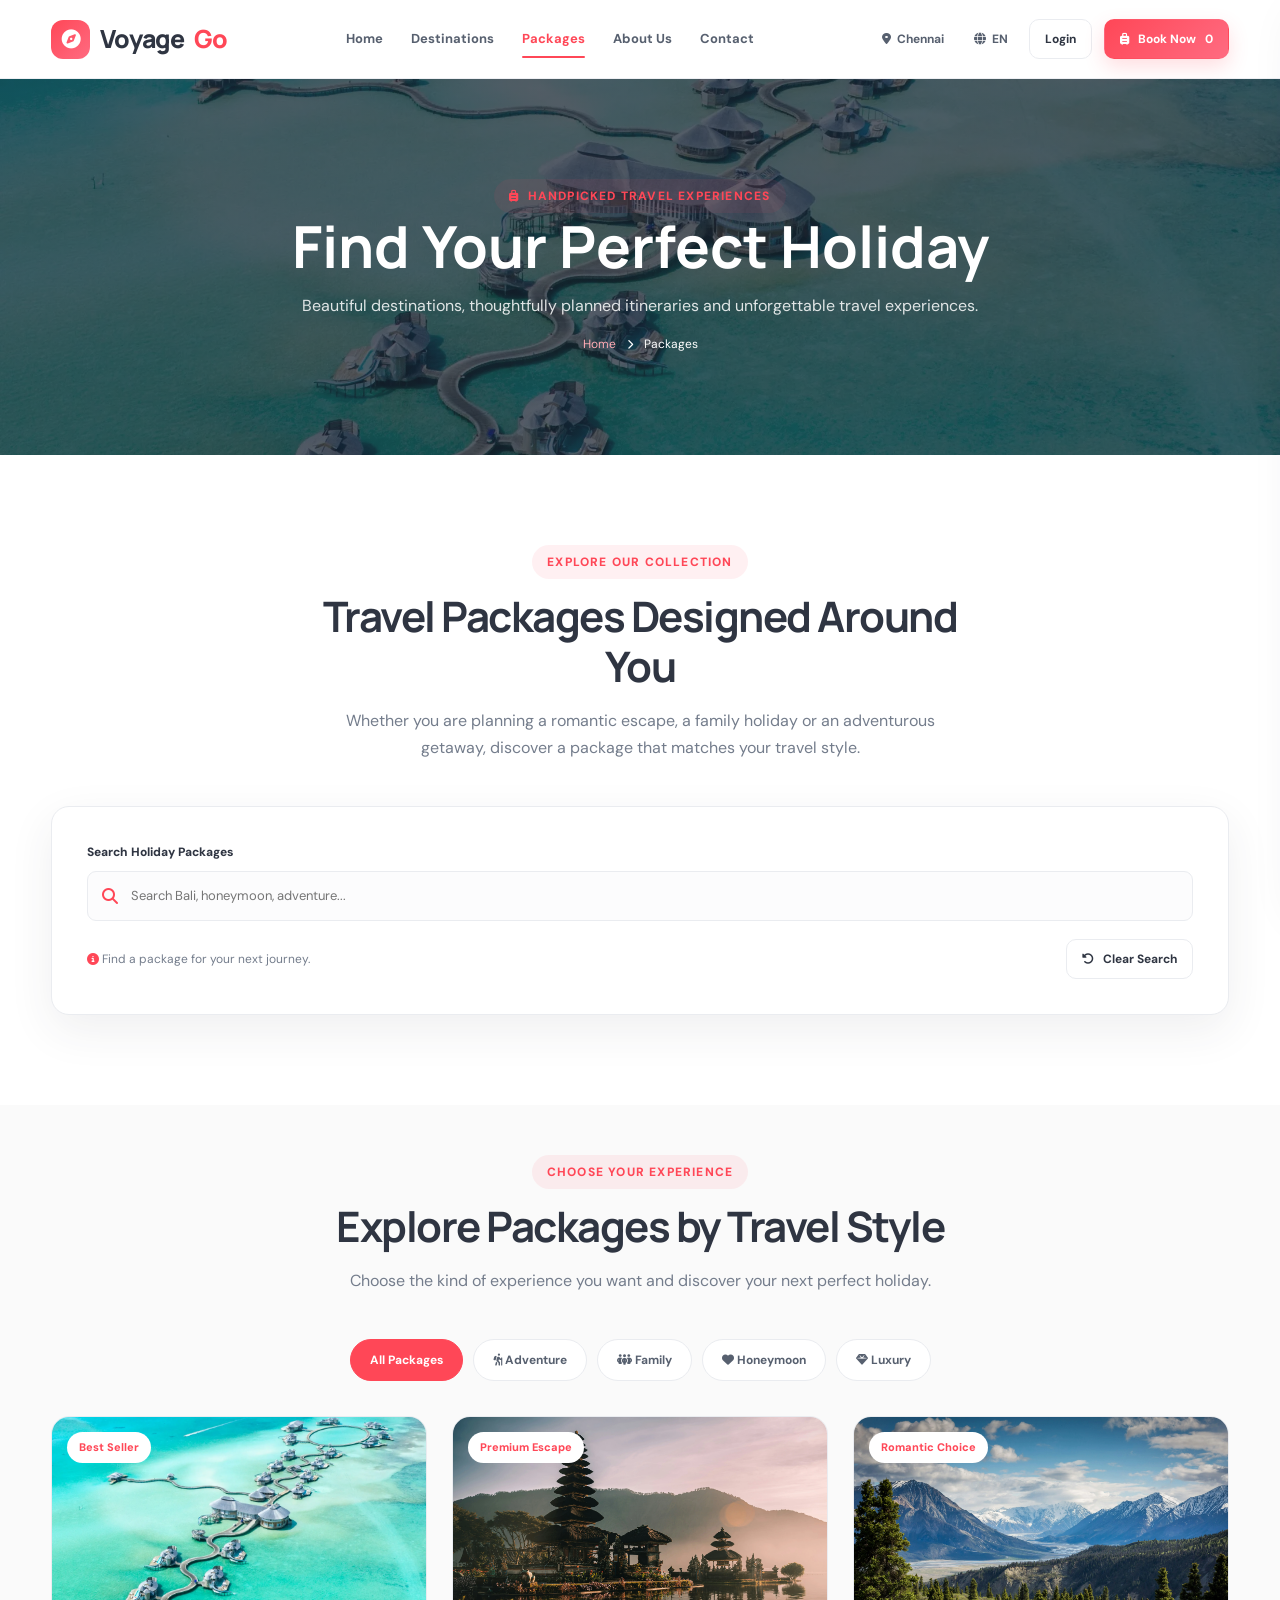
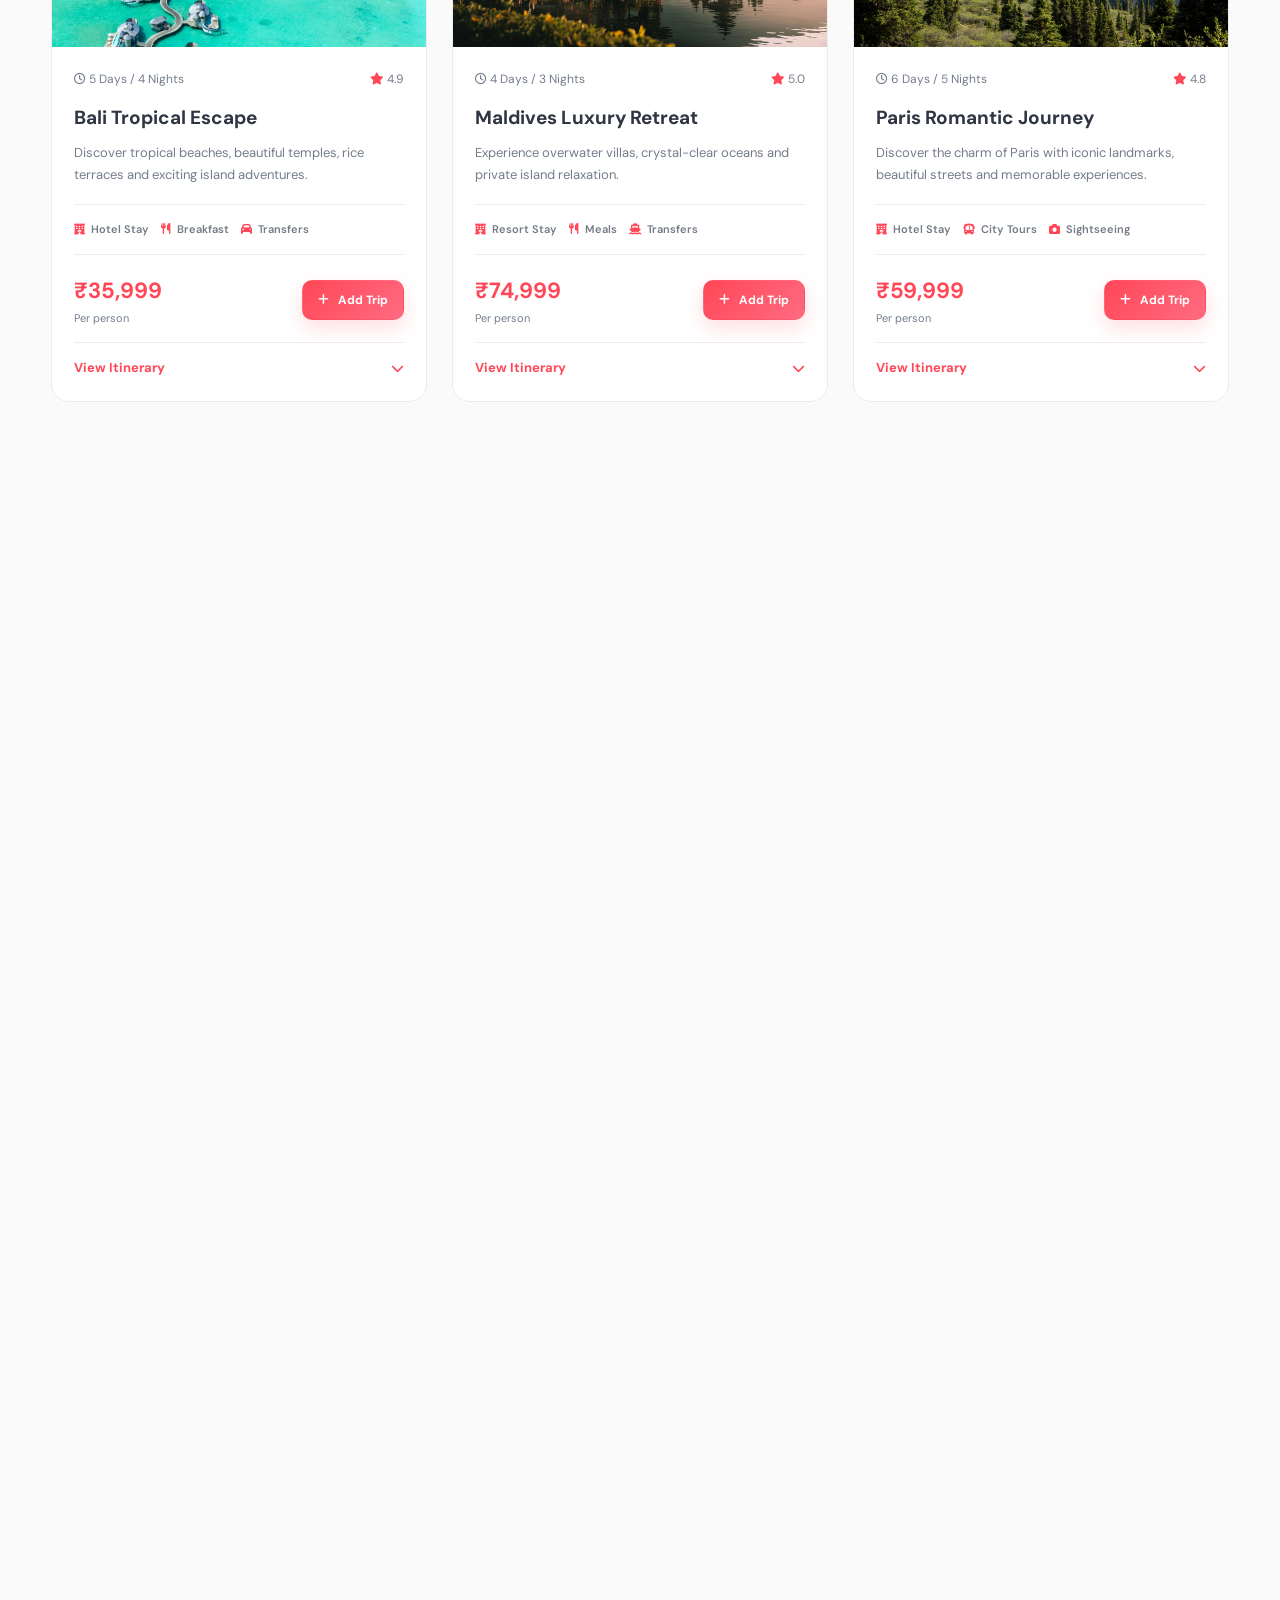
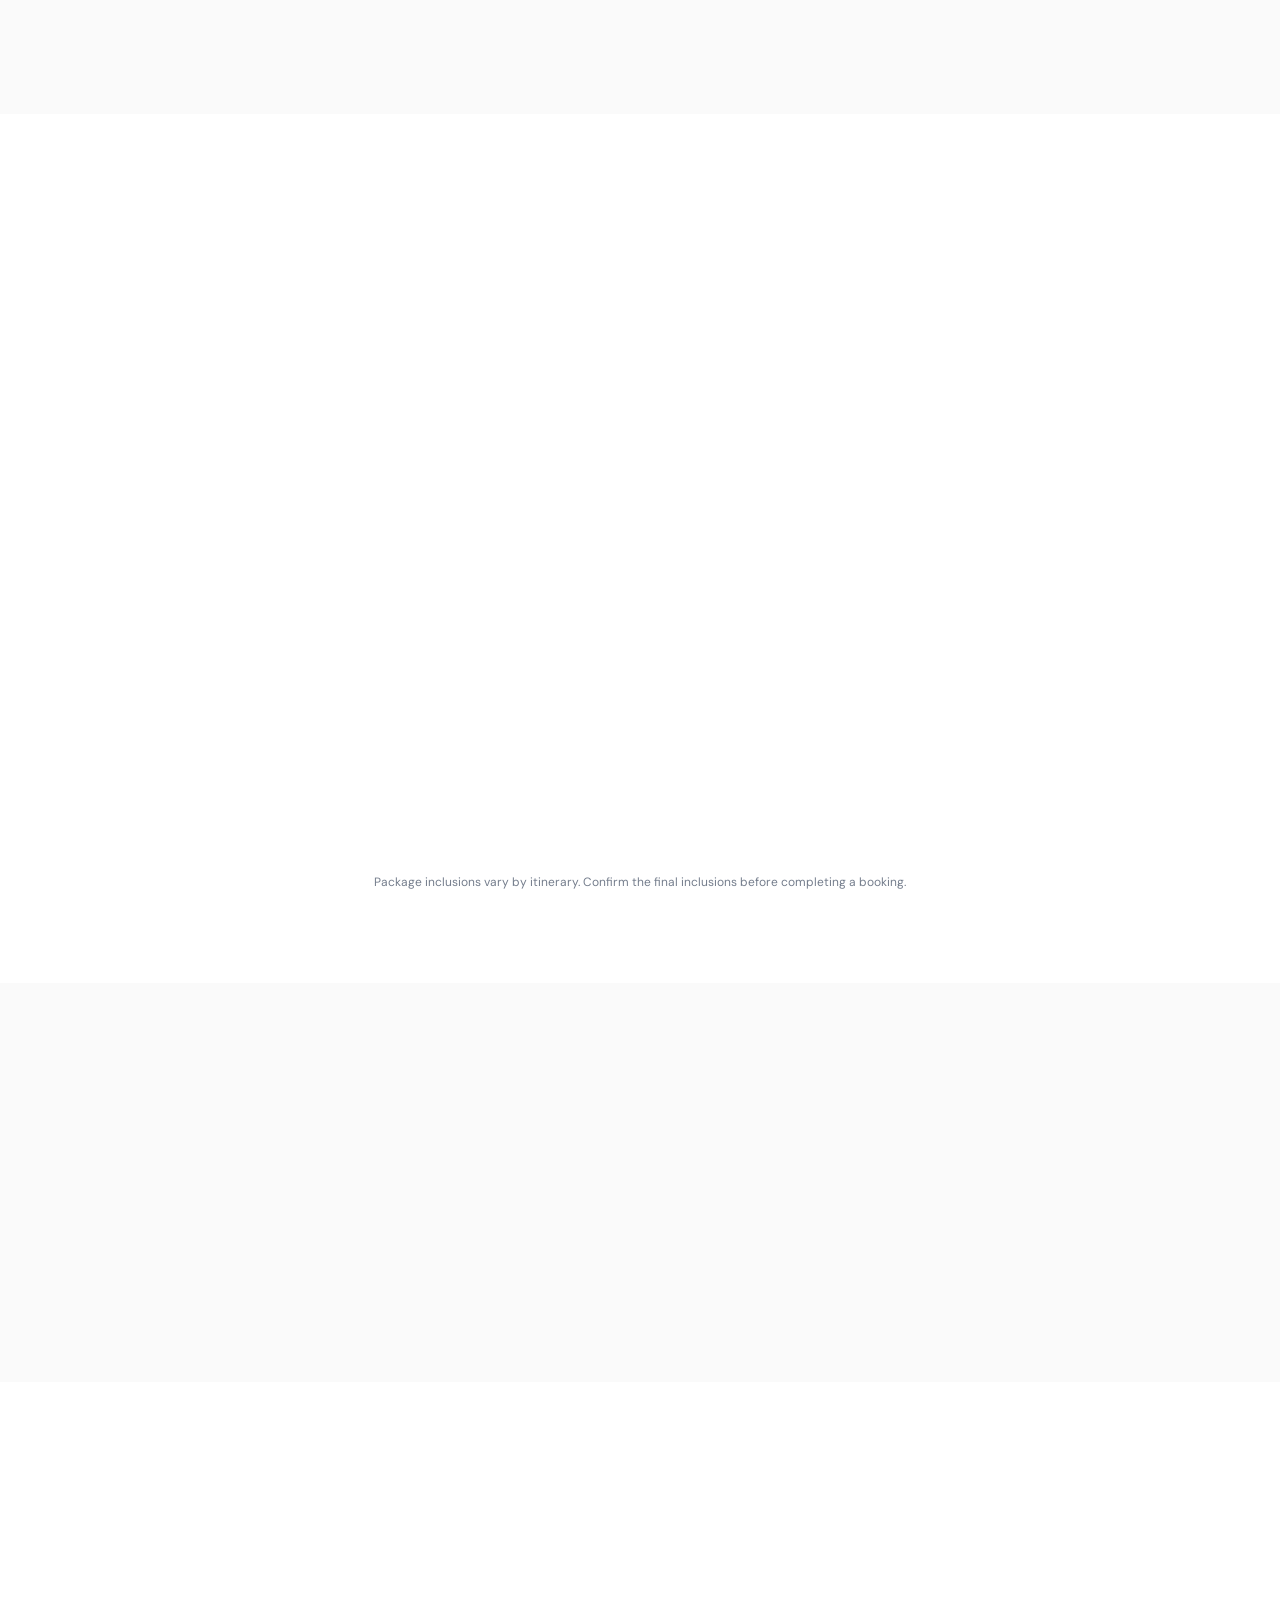
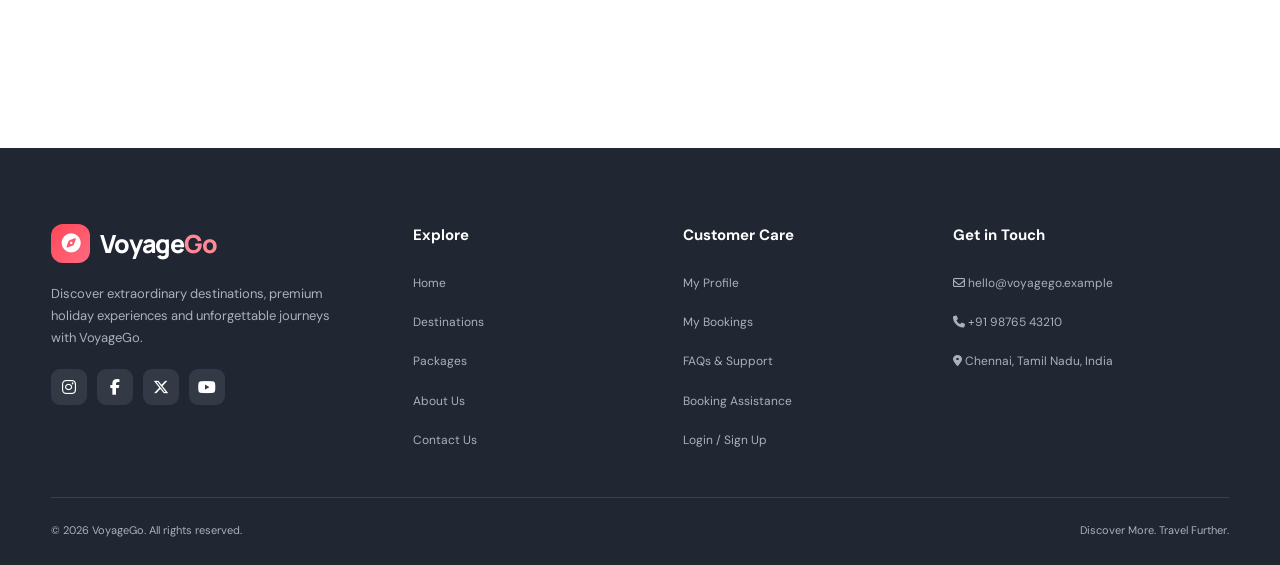
<file: packages.html>
<!DOCTYPE html>
<html lang="en">

<head>
    <meta charset="UTF-8">
    <meta name="viewport" content="width=device-width, initial-scale=1.0">
    <meta name="theme-color" content="#FFFFFF">

    <meta name="description" content="Discover premium VoyageGo holiday packages. Explore adventure trips, family holidays, honeymoon escapes and luxury travel experiences.">

    <title>Holiday Packages | VoyageGo</title>

    <link rel="preconnect" href="https://fonts.googleapis.com">
    <link rel="preconnect" href="https://fonts.gstatic.com" crossorigin>

    <link rel="stylesheet"
          href="https://cdnjs.cloudflare.com/ajax/libs/font-awesome/6.5.2/css/all.min.css">

    <link rel="stylesheet" href="css/style.css">
</head>

<body>

<!-- =====================================================
     HEADER
===================================================== -->

<header class="site-header">

    <div class="container navbar">

        <a href="index.html" class="logo">

            <span class="logo-mark">
                <i class="fa-solid fa-compass"></i>
            </span>

            Voyage<span class="text-primary">Go</span>

        </a>

        <nav class="nav-links">

            <a href="index.html">Home</a>

            <a href="tourist.html">Destinations</a>

            <a href="packages.html" class="active">Packages</a>

            <a href="about.html">About Us</a>

            <a href="contact.html">Contact</a>

        </nav>

        <div class="nav-actions">

            <button class="nav-utility" data-location-trigger>

                <i class="fa-solid fa-location-dot"></i>

                <span data-current-city>Chennai</span>

            </button>

            <button class="nav-utility" data-language-trigger>

                <i class="fa-solid fa-globe"></i>

                <span data-language-current>EN</span>

            </button>

            <a href="login.html"
               class="btn btn-outline btn-sm desktop-auth">

                Login

            </a>

            <a href="booking.html"
               class="btn btn-primary btn-sm desktop-auth">

                <i class="fa-solid fa-suitcase-rolling"></i>
                Book Now
                <span data-booking-count>0</span>

            </a>

            <button class="mobile-toggle"
                    id="mobile-toggle"
                    aria-label="Open navigation"
                    aria-expanded="false">

                <i class="fa-solid fa-bars"></i>

            </button>

        </div>

    </div>

</header>


<!-- =====================================================
     MOBILE MENU
===================================================== -->

<div class="mobile-overlay" id="mobile-overlay"></div>

<aside class="mobile-drawer"
       id="mobile-drawer"
       aria-hidden="true">

    <div class="drawer-header">

        <a href="index.html" class="logo">

            <span class="logo-mark">
                <i class="fa-solid fa-compass"></i>
            </span>

            Voyage<span class="text-primary">Go</span>

        </a>

        <button class="drawer-close"
                id="drawer-close"
                aria-label="Close navigation">

            <i class="fa-solid fa-xmark"></i>

        </button>

    </div>

    <nav class="drawer-links">

        <a href="index.html">Home</a>

        <a href="tourist.html">Destinations</a>

        <a href="packages.html" class="active">Packages</a>

        <a href="about.html">About Us</a>

        <a href="contact.html">Contact Us</a>

        <a href="booking.html">My Booking</a>

        <a href="dashboard.html">My Dashboard</a>

    </nav>

    <div class="drawer-actions">

        <button class="btn btn-outline btn-block"
                data-location-trigger>

            <i class="fa-solid fa-location-dot"></i>

            <span data-current-city>Chennai</span>

        </button>

        <button class="btn btn-outline btn-block"
                data-language-trigger>

            <i class="fa-solid fa-globe"></i>

            Change Language

        </button>

        <a href="login.html"
           class="btn btn-primary btn-block">

            Login / Sign Up

        </a>

    </div>

</aside>


<!-- =====================================================
     MAIN CONTENT
===================================================== -->

<main>


<!-- =====================================================
     PAGE BANNER
===================================================== -->

<section class="page-banner">

    <div class="container">

        <span class="eyebrow">

            <i class="fa-solid fa-suitcase-rolling"></i>

            Handpicked Travel Experiences

        </span>

        <h1>Find Your Perfect Holiday</h1>

        <p>

            Beautiful destinations, thoughtfully planned
            itineraries and unforgettable travel experiences.

        </p>

        <div class="breadcrumb">

            <a href="index.html">Home</a>

            <i class="fa-solid fa-chevron-right"
               style="font-size:10px;margin:0 8px;"></i>

            <span>Packages</span>

        </div>

    </div>

</section>


<!-- =====================================================
     PACKAGE INTRODUCTION
===================================================== -->

<section class="section">

    <div class="container">

        <div class="section-heading reveal">

            <span class="eyebrow">Explore Our Collection</span>

            <h2>Travel Packages Designed Around You</h2>

            <p>

                Whether you are planning a romantic escape,
                a family holiday or an adventurous getaway,
                discover a package that matches your travel style.

            </p>

        </div>


        <!-- PACKAGE SEARCH -->

        <div class="form-card reveal">

            <div class="form-grid">

                <div class="form-group full">

                    <label for="package-search">

                        Search Holiday Packages

                    </label>

                    <div style="position:relative;">

                        <i class="fa-solid fa-magnifying-glass text-primary"
                           style="position:absolute;left:15px;top:17px;"></i>

                        <input
                            type="search"
                            id="package-search"
                            placeholder="Search Bali, honeymoon, adventure..."
                            style="padding-left:43px;"
                        >

                    </div>

                </div>

            </div>

            <div style="display:flex;justify-content:space-between;align-items:center;flex-wrap:wrap;gap:12px;margin-top:18px;">

                <span class="text-muted" style="font-size:12px;">

                    <i class="fa-solid fa-circle-info text-primary"></i>

                    Find a package for your next journey.

                </span>

                <button type="button"
                        class="btn btn-outline btn-sm"
                        id="clear-package-search">

                    <i class="fa-solid fa-rotate-left"></i>

                    Clear Search

                </button>

            </div>

        </div>

    </div>

</section>


<!-- =====================================================
     PACKAGE CATEGORY FILTERS
===================================================== -->

<section class="section section-light"
         style="padding-top:50px;">

    <div class="container">

        <div class="section-heading reveal">

            <span class="eyebrow">Choose Your Experience</span>

            <h2>Explore Packages by Travel Style</h2>

            <p>

                Choose the kind of experience you want
                and discover your next perfect holiday.

            </p>

        </div>


        <div class="filter-bar reveal">

            <button class="filter-btn active"
                    data-package-filter="all">

                All Packages

            </button>

            <button class="filter-btn"
                    data-package-filter="adventure">

                <i class="fa-solid fa-person-hiking"></i>

                Adventure

            </button>

            <button class="filter-btn"
                    data-package-filter="family">

                <i class="fa-solid fa-people-group"></i>

                Family

            </button>

            <button class="filter-btn"
                    data-package-filter="honeymoon">

                <i class="fa-solid fa-heart"></i>

                Honeymoon

            </button>

            <button class="filter-btn"
                    data-package-filter="luxury">

                <i class="fa-solid fa-gem"></i>

                Luxury

            </button>

        </div>


        <!-- =================================================
             PACKAGE GRID
        ================================================= -->

        <div class="package-grid" id="package-grid">


            <!-- PACKAGE 1: BALI -->

            <article class="package-card reveal"
                     data-package-category="adventure"
                     data-package-name="bali tropical escape"
                     data-package-search="bali indonesia adventure beach island tropical">

                <div class="package-image">

                    <img
                        src="img/ishan-seefromthesky-DtWyp_4YEes-unsplash.webp"
                        alt="Bali tropical holiday"
                        loading="lazy"
                    >

                    <span class="package-tag">
                        Best Seller
                    </span>

                </div>

                <div class="package-content">

                    <div class="package-meta">

                        <span>
                            <i class="fa-regular fa-clock"></i>
                            5 Days / 4 Nights
                        </span>

                        <span>
                            <i class="fa-solid fa-star text-primary"></i>
                            4.9
                        </span>

                    </div>

                    <h3>Bali Tropical Escape</h3>

                    <p>

                        Discover tropical beaches, beautiful
                        temples, rice terraces and exciting
                        island adventures.

                    </p>


                    <div class="package-features">

                        <span>
                            <i class="fa-solid fa-hotel"></i>
                            Hotel Stay
                        </span>

                        <span>
                            <i class="fa-solid fa-utensils"></i>
                            Breakfast
                        </span>

                        <span>
                            <i class="fa-solid fa-car"></i>
                            Transfers
                        </span>

                    </div>


                    <div class="package-bottom">

                        <div class="package-price">

                            <strong>₹35,999</strong>

                            <small>Per person</small>

                        </div>

                        <button class="btn btn-primary btn-sm"
                                data-add-booking
                                data-id="bali-package"
                                data-title="Bali Tropical Escape"
                                data-price="35999"
                                data-type="Holiday Package"
                                data-image="img/ishan-seefromthesky-DtWyp_4YEes-unsplash.webp">

                            <i class="fa-solid fa-plus"></i>
                            Add Trip

                        </button>

                    </div>

                    <button class="package-details-toggle"
                            type="button"
                            data-itinerary="bali-itinerary">

                        View Itinerary

                        <i class="fa-solid fa-chevron-down"></i>

                    </button>

                    <div class="itinerary-content"
                         id="bali-itinerary"
                         hidden>

                        <h4>5-Day Bali Itinerary</h4>

                        <ul>
                            <li>Day 1 – Arrival and hotel check-in</li>
                            <li>Day 2 – Ubud and rice terrace exploration</li>
                            <li>Day 3 – Waterfalls and temple visits</li>
                            <li>Day 4 – Beach and island experience</li>
                            <li>Day 5 – Breakfast and departure</li>
                        </ul>

                    </div>

                </div>

            </article>


            <!-- PACKAGE 2: MALDIVES -->

            <article class="package-card reveal"
                     data-package-category="honeymoon luxury"
                     data-package-name="maldives luxury retreat"
                     data-package-search="maldives honeymoon luxury beach romantic island">

                <div class="package-image">

                    <img
                        src="img/katarzyna-zygnerska-Y0UUhY1V7Po-unsplash.webp"
                        alt="Maldives luxury resort"
                        loading="lazy"
                    >

                    <span class="package-tag">
                        Premium Escape
                    </span>

                </div>

                <div class="package-content">

                    <div class="package-meta">

                        <span>
                            <i class="fa-regular fa-clock"></i>
                            4 Days / 3 Nights
                        </span>

                        <span>
                            <i class="fa-solid fa-star text-primary"></i>
                            5.0
                        </span>

                    </div>

                    <h3>Maldives Luxury Retreat</h3>

                    <p>

                        Experience overwater villas, crystal-clear
                        oceans and private island relaxation.

                    </p>

                    <div class="package-features">

                        <span>
                            <i class="fa-solid fa-hotel"></i>
                            Resort Stay
                        </span>

                        <span>
                            <i class="fa-solid fa-utensils"></i>
                            Meals
                        </span>

                        <span>
                            <i class="fa-solid fa-ship"></i>
                            Transfers
                        </span>

                    </div>

                    <div class="package-bottom">

                        <div class="package-price">

                            <strong>₹74,999</strong>

                            <small>Per person</small>

                        </div>

                        <button class="btn btn-primary btn-sm"
                                data-add-booking
                                data-id="maldives-package"
                                data-title="Maldives Luxury Retreat"
                                data-price="74999"
                                data-type="Holiday Package"
                                data-image="img/katarzyna-zygnerska-Y0UUhY1V7Po-unsplash.webp">

                            <i class="fa-solid fa-plus"></i>
                            Add Trip

                        </button>

                    </div>

                    <button class="package-details-toggle"
                            type="button"
                            data-itinerary="maldives-itinerary">

                        View Itinerary

                        <i class="fa-solid fa-chevron-down"></i>

                    </button>

                    <div class="itinerary-content"
                         id="maldives-itinerary"
                         hidden>

                        <h4>4-Day Maldives Itinerary</h4>

                        <ul>
                            <li>Day 1 – Arrival and resort check-in</li>
                            <li>Day 2 – Snorkelling and ocean activities</li>
                            <li>Day 3 – Private beach and relaxation</li>
                            <li>Day 4 – Breakfast and departure</li>
                        </ul>

                    </div>

                </div>

            </article>


            <!-- PACKAGE 3: PARIS -->

            <article class="package-card reveal"
                     data-package-category="honeymoon"
                     data-package-name="paris romantic journey"
                     data-package-search="paris france honeymoon romantic city europe">

                <div class="package-image">

                    <img
                        src="img/kalen-emsley-Bkci_8qcdvQ-unsplash.webp"
                        alt="Paris romantic city holiday"
                        loading="lazy"
                    >

                    <span class="package-tag">
                        Romantic Choice
                    </span>

                </div>

                <div class="package-content">

                    <div class="package-meta">

                        <span>
                            <i class="fa-regular fa-clock"></i>
                            6 Days / 5 Nights
                        </span>

                        <span>
                            <i class="fa-solid fa-star text-primary"></i>
                            4.8
                        </span>

                    </div>

                    <h3>Paris Romantic Journey</h3>

                    <p>

                        Discover the charm of Paris with
                        iconic landmarks, beautiful streets
                        and memorable experiences.

                    </p>

                    <div class="package-features">

                        <span>
                            <i class="fa-solid fa-hotel"></i>
                            Hotel Stay
                        </span>

                        <span>
                            <i class="fa-solid fa-bus"></i>
                            City Tours
                        </span>

                        <span>
                            <i class="fa-solid fa-camera"></i>
                            Sightseeing
                        </span>

                    </div>

                    <div class="package-bottom">

                        <div class="package-price">

                            <strong>₹59,999</strong>

                            <small>Per person</small>

                        </div>

                        <button class="btn btn-primary btn-sm"
                                data-add-booking
                                data-id="paris-package"
                                data-title="Paris Romantic Journey"
                                data-price="59999"
                                data-type="Holiday Package"
                                data-image="img/kalen-emsley-Bkci_8qcdvQ-unsplash.webp">

                            <i class="fa-solid fa-plus"></i>
                            Add Trip

                        </button>

                    </div>

                    <button class="package-details-toggle"
                            type="button"
                            data-itinerary="paris-itinerary">

                        View Itinerary

                        <i class="fa-solid fa-chevron-down"></i>

                    </button>

                    <div class="itinerary-content"
                         id="paris-itinerary"
                         hidden>

                        <h4>6-Day Paris Itinerary</h4>

                        <ul>
                            <li>Day 1 – Arrival and city hotel check-in</li>
                            <li>Day 2 – Eiffel Tower and Seine experience</li>
                            <li>Day 3 – Louvre Museum and city exploration</li>
                            <li>Day 4 – Palace of Versailles excursion</li>
                            <li>Day 5 – Shopping and local experiences</li>
                            <li>Day 6 – Departure</li>
                        </ul>

                    </div>

                </div>

            </article>


            <!-- PACKAGE 4: SWITZERLAND -->

            <article class="package-card reveal"
                     data-package-category="adventure luxury"
                     data-package-name="switzerland alpine adventure"
                     data-package-search="switzerland mountain adventure snow luxury europe">

                <div class="package-image">

                    <img
                        src="img/lightscape-LtnPejWDSAY-unsplash.webp"
                        alt="Swiss Alps holiday"
                        loading="lazy"
                    >

                    <span class="package-tag">
                        Adventure
                    </span>

                </div>

                <div class="package-content">

                    <div class="package-meta">

                        <span>
                            <i class="fa-regular fa-clock"></i>
                            7 Days / 6 Nights
                        </span>

                        <span>
                            <i class="fa-solid fa-star text-primary"></i>
                            4.9
                        </span>

                    </div>

                    <h3>Swiss Alpine Adventure</h3>

                    <p>

                        Explore the Swiss Alps, scenic train
                        routes, mountain villages and beautiful lakes.

                    </p>

                    <div class="package-features">

                        <span>
                            <i class="fa-solid fa-hotel"></i>
                            Hotel Stay
                        </span>

                        <span>
                            <i class="fa-solid fa-train"></i>
                            Train Travel
                        </span>

                        <span>
                            <i class="fa-solid fa-mountain"></i>
                            Excursions
                        </span>

                    </div>

                    <div class="package-bottom">

                        <div class="package-price">

                            <strong>₹89,999</strong>

                            <small>Per person</small>

                        </div>

                        <button class="btn btn-primary btn-sm"
                                data-add-booking
                                data-id="switzerland-package"
                                data-title="Swiss Alpine Adventure"
                                data-price="89999"
                                data-type="Holiday Package"
                                data-image="img/lightscape-LtnPejWDSAY-unsplash.webp">

                            <i class="fa-solid fa-plus"></i>
                            Add Trip

                        </button>

                    </div>

                    <button class="package-details-toggle"
                            type="button"
                            data-itinerary="swiss-itinerary">

                        View Itinerary

                        <i class="fa-solid fa-chevron-down"></i>

                    </button>

                    <div class="itinerary-content"
                         id="swiss-itinerary"
                         hidden>

                        <h4>7-Day Switzerland Itinerary</h4>

                        <ul>
                            <li>Day 1 – Arrival in Zurich</li>
                            <li>Day 2 – Lucerne sightseeing</li>
                            <li>Day 3 – Interlaken exploration</li>
                            <li>Day 4 – Jungfrau mountain excursion</li>
                            <li>Day 5 – Scenic train journey</li>
                            <li>Day 6 – Swiss village exploration</li>
                            <li>Day 7 – Departure</li>
                        </ul>

                    </div>

                </div>

            </article>


            <!-- PACKAGE 5: KERALA -->

            <article class="package-card reveal"
                     data-package-category="family"
                     data-package-name="kerala nature escape"
                     data-package-search="kerala india family nature backwaters hills">

                <div class="package-image">

                    <img
                        src="img/luca-bravo-O453M2Liufs-unsplash.webp"
                        alt="Kerala family holiday"
                        loading="lazy"
                    >

                    <span class="package-tag">
                        Family Favourite
                    </span>

                </div>

                <div class="package-content">

                    <div class="package-meta">

                        <span>
                            <i class="fa-regular fa-clock"></i>
                            5 Days / 4 Nights
                        </span>

                        <span>
                            <i class="fa-solid fa-star text-primary"></i>
                            4.9
                        </span>

                    </div>

                    <h3>Kerala Nature Escape</h3>

                    <p>

                        Enjoy peaceful backwaters, scenic
                        hill stations and beautiful natural landscapes.

                    </p>

                    <div class="package-features">

                        <span>
                            <i class="fa-solid fa-hotel"></i>
                            Hotel Stay
                        </span>

                        <span>
                            <i class="fa-solid fa-utensils"></i>
                            Breakfast
                        </span>

                        <span>
                            <i class="fa-solid fa-car"></i>
                            Transport
                        </span>

                    </div>

                    <div class="package-bottom">

                        <div class="package-price">

                            <strong>₹19,999</strong>

                            <small>Per person</small>

                        </div>

                        <button class="btn btn-primary btn-sm"
                                data-add-booking
                                data-id="kerala-package"
                                data-title="Kerala Nature Escape"
                                data-price="19999"
                                data-type="Holiday Package"
                                data-image="img/luca-bravo-O453M2Liufs-unsplash.webp">

                            <i class="fa-solid fa-plus"></i>
                            Add Trip

                        </button>

                    </div>

                    <button class="package-details-toggle"
                            type="button"
                            data-itinerary="kerala-itinerary">

                        View Itinerary

                        <i class="fa-solid fa-chevron-down"></i>

                    </button>

                    <div class="itinerary-content"
                         id="kerala-itinerary"
                         hidden>

                        <h4>5-Day Kerala Itinerary</h4>

                        <ul>
                            <li>Day 1 – Arrival and Munnar transfer</li>
                            <li>Day 2 – Munnar tea garden sightseeing</li>
                            <li>Day 3 – Thekkady nature exploration</li>
                            <li>Day 4 – Alleppey backwater experience</li>
                            <li>Day 5 – Departure</li>
                        </ul>

                    </div>

                </div>

            </article>


            <!-- PACKAGE 6: DUBAI -->

            <article class="package-card reveal"
                     data-package-category="luxury family"
                     data-package-name="dubai luxury experience"
                     data-package-search="dubai uae luxury family desert shopping city">

                <div class="package-image">

                    <img
                        src="img/nature-photographer-29ezCWtMtnM-unsplash.webp"
                        alt="Dubai luxury holiday"
                        loading="lazy"
                    >

                    <span class="package-tag">
                        Luxury
                    </span>

                </div>

                <div class="package-content">

                    <div class="package-meta">

                        <span>
                            <i class="fa-regular fa-clock"></i>
                            5 Days / 4 Nights
                        </span>

                        <span>
                            <i class="fa-solid fa-star text-primary"></i>
                            4.9
                        </span>

                    </div>

                    <h3>Dubai Luxury Experience</h3>

                    <p>

                        Experience modern attractions, desert
                        adventures and premium city hospitality.

                    </p>

                    <div class="package-features">

                        <span>
                            <i class="fa-solid fa-hotel"></i>
                            Premium Stay
                        </span>

                        <span>
                            <i class="fa-solid fa-car"></i>
                            Transfers
                        </span>

                        <span>
                            <i class="fa-solid fa-camera"></i>
                            City Tours
                        </span>

                    </div>

                    <div class="package-bottom">

                        <div class="package-price">

                            <strong>₹42,999</strong>

                            <small>Per person</small>

                        </div>

                        <button class="btn btn-primary btn-sm"
                                data-add-booking
                                data-id="dubai-package"
                                data-title="Dubai Luxury Experience"
                                data-price="42999"
                                data-type="Holiday Package"
                                data-image="img/nature-photographer-29ezCWtMtnM-unsplash.webp">

                            <i class="fa-solid fa-plus"></i>
                            Add Trip

                        </button>

                    </div>

                    <button class="package-details-toggle"
                            type="button"
                            data-itinerary="dubai-itinerary">

                        View Itinerary

                        <i class="fa-solid fa-chevron-down"></i>

                    </button>

                    <div class="itinerary-content"
                         id="dubai-itinerary"
                         hidden>

                        <h4>5-Day Dubai Itinerary</h4>

                        <ul>
                            <li>Day 1 – Arrival and hotel check-in</li>
                            <li>Day 2 – Burj Khalifa and Dubai Mall</li>
                            <li>Day 3 – Desert safari experience</li>
                            <li>Day 4 – Marina and city exploration</li>
                            <li>Day 5 – Departure</li>
                        </ul>

                    </div>

                </div>

            </article>


            <!-- PACKAGE 7: SINGAPORE -->

            <article class="package-card reveal"
                     data-package-category="family"
                     data-package-name="singapore family adventure"
                     data-package-search="singapore family city gardens attractions asia">

                <div class="package-image">

                    <img
                        src="img/niklas-ohlrogge-niamoh-de-BkmdKnuAZtw-unsplash.webp"
                        alt="Singapore city holiday"
                        loading="lazy"
                    >

                    <span class="package-tag">
                        Family Choice
                    </span>

                </div>

                <div class="package-content">

                    <div class="package-meta">

                        <span>
                            <i class="fa-regular fa-clock"></i>
                            4 Days / 3 Nights
                        </span>

                        <span>
                            <i class="fa-solid fa-star text-primary"></i>
                            4.8
                        </span>

                    </div>

                    <h3>Singapore Family Adventure</h3>

                    <p>

                        Explore beautiful gardens, city attractions,
                        exciting experiences and family activities.

                    </p>

                    <div class="package-features">

                        <span>
                            <i class="fa-solid fa-hotel"></i>
                            Hotel Stay
                        </span>

                        <span>
                            <i class="fa-solid fa-ticket"></i>
                            Attractions
                        </span>

                        <span>
                            <i class="fa-solid fa-car"></i>
                            Transfers
                        </span>

                    </div>

                    <div class="package-bottom">

                        <div class="package-price">

                            <strong>₹39,999</strong>

                            <small>Per person</small>

                        </div>

                        <button class="btn btn-primary btn-sm"
                                data-add-booking
                                data-id="singapore-package"
                                data-title="Singapore Family Adventure"
                                data-price="39999"
                                data-type="Holiday Package"
                                data-image="img/niklas-ohlrogge-niamoh-de-BkmdKnuAZtw-unsplash.webp">

                            <i class="fa-solid fa-plus"></i>
                            Add Trip

                        </button>

                    </div>

                    <button class="package-details-toggle"
                            type="button"
                            data-itinerary="singapore-itinerary">

                        View Itinerary

                        <i class="fa-solid fa-chevron-down"></i>

                    </button>

                    <div class="itinerary-content"
                         id="singapore-itinerary"
                         hidden>

                        <h4>4-Day Singapore Itinerary</h4>

                        <ul>
                            <li>Day 1 – Arrival and Marina Bay exploration</li>
                            <li>Day 2 – Gardens by the Bay</li>
                            <li>Day 3 – Sentosa Island activities</li>
                            <li>Day 4 – Shopping and departure</li>
                        </ul>

                    </div>

                </div>

            </article>


            <!-- PACKAGE 8: NEW ZEALAND -->

            <article class="package-card reveal"
                     data-package-category="adventure"
                     data-package-name="new zealand adventure"
                     data-package-search="new zealand adventure mountains nature lakes">

                <div class="package-image">

                    <img
                        src="img/sophie-turner-LZVmvKlchM0-unsplash.webp"
                        alt="New Zealand mountain adventure"
                        loading="lazy"
                    >

                    <span class="package-tag">
                        Adventure Escape
                    </span>

                </div>

                <div class="package-content">

                    <div class="package-meta">

                        <span>
                            <i class="fa-regular fa-clock"></i>
                            7 Days / 6 Nights
                        </span>

                        <span>
                            <i class="fa-solid fa-star text-primary"></i>
                            4.9
                        </span>

                    </div>

                    <h3>New Zealand Adventure</h3>

                    <p>

                        Discover majestic mountain ranges,
                        scenic lakes and extraordinary outdoor activities.

                    </p>

                    <div class="package-features">

                        <span>
                            <i class="fa-solid fa-hotel"></i>
                            Hotel Stay
                        </span>

                        <span>
                            <i class="fa-solid fa-mountain-sun"></i>
                            Excursions
                        </span>

                        <span>
                            <i class="fa-solid fa-car"></i>
                            Transport
                        </span>

                    </div>

                    <div class="package-bottom">

                        <div class="package-price">

                            <strong>₹99,999</strong>

                            <small>Per person</small>

                        </div>

                        <button class="btn btn-primary btn-sm"
                                data-add-booking
                                data-id="newzealand-package"
                                data-title="New Zealand Adventure"
                                data-price="99999"
                                data-type="Holiday Package"
                                data-image="img/sophie-turner-LZVmvKlchM0-unsplash.webp">

                            <i class="fa-solid fa-plus"></i>
                            Add Trip

                        </button>

                    </div>

                    <button class="package-details-toggle"
                            type="button"
                            data-itinerary="nz-itinerary">

                        View Itinerary

                        <i class="fa-solid fa-chevron-down"></i>

                    </button>

                    <div class="itinerary-content"
                         id="nz-itinerary"
                         hidden>

                        <h4>7-Day New Zealand Itinerary</h4>

                        <ul>
                            <li>Day 1 – Arrival in Queenstown</li>
                            <li>Day 2 – Lake and mountain sightseeing</li>
                            <li>Day 3 – Adventure activities</li>
                            <li>Day 4 – Scenic mountain journey</li>
                            <li>Day 5 – Milford Sound excursion</li>
                            <li>Day 6 – Local exploration</li>
                            <li>Day 7 – Departure</li>
                        </ul>

                    </div>

                </div>

            </article>

        </div>


        <!-- NO RESULTS -->

        <div id="no-packages"
             class="empty-state"
             style="display:none;margin-top:25px;">

            <i class="fa-solid fa-suitcase-rolling"></i>

            <h3>No Packages Found</h3>

            <p>
                Try a different keyword or choose another category.
            </p>

        </div>

    </div>

</section>


<!-- =====================================================
     WHAT IS INCLUDED
===================================================== -->

<section class="section">

    <div class="container">

        <div class="section-heading reveal">

            <span class="eyebrow">
                Travel With Confidence
            </span>

            <h2>What's Included in Our Packages?</h2>

            <p>

                We focus on making every part of your journey
                comfortable, convenient and memorable.

            </p>

        </div>


        <div class="highlight-grid">

            <article class="highlight-card reveal">

                <div class="highlight-icon">

                    <i class="fa-solid fa-hotel"></i>

                </div>

                <h3>Comfortable Accommodation</h3>

                <p>

                    Carefully selected hotels and accommodation
                    options to suit your travel experience.

                </p>

            </article>


            <article class="highlight-card reveal">

                <div class="highlight-icon">

                    <i class="fa-solid fa-car"></i>

                </div>

                <h3>Travel Transfers</h3>

                <p>

                    Convenient local transportation and
                    transfers according to the selected itinerary.

                </p>

            </article>


            <article class="highlight-card reveal">

                <div class="highlight-icon">

                    <i class="fa-solid fa-map-location-dot"></i>

                </div>

                <h3>Guided Experiences</h3>

                <p>

                    Discover destinations through thoughtfully
                    planned sightseeing and activities.

                </p>

            </article>


            <article class="highlight-card reveal">

                <div class="highlight-icon">

                    <i class="fa-solid fa-headset"></i>

                </div>

                <h3>Travel Assistance</h3>

                <p>

                    Get assistance with your travel planning
                    and booking-related questions.

                </p>

            </article>

        </div>

        <p class="text-muted"
           style="font-size:12px;text-align:center;margin-top:20px;">

            Package inclusions vary by itinerary. Confirm the final
            inclusions before completing a booking.

        </p>

    </div>

</section>


<!-- =====================================================
     BOOKING CTA
===================================================== -->

<section class="section section-light">

    <div class="container">

        <div class="newsletter reveal">

            <div>

                <span class="eyebrow">
                    Your Next Journey Starts Here
                </span>

                <h2>Ready to Explore Somewhere New?</h2>

                <p>

                    Find your perfect holiday package and
                    start creating unforgettable travel memories.

                </p>

            </div>

            <div style="display:flex;gap:12px;flex-wrap:wrap;">

                <a href="tourist.html"
                   class="btn btn-outline">

                    Explore Destinations

                </a>

                <a href="booking.html"
                   class="btn btn-primary">

                    View My Booking

                    <i class="fa-solid fa-arrow-right"></i>

                </a>

            </div>

        </div>

    </div>

</section>


<!-- =====================================================
     NEWSLETTER
===================================================== -->

<section class="section">

    <div class="container">

        <div class="newsletter reveal">

            <div>

                <h2>Travel Inspiration, Delivered.</h2>

                <p>

                    Subscribe to receive destination ideas,
                    travel updates and special offers.

                </p>

            </div>

            <form class="newsletter-form"
                  data-newsletter-form>

                <input
                    type="email"
                    placeholder="Enter your email address"
                    aria-label="Email address"
                    required
                >

                <button type="submit"
                        class="btn btn-primary">

                    Subscribe

                </button>

            </form>

        </div>

    </div>

</section>

</main>


<!-- =====================================================
     FOOTER
===================================================== -->

<footer class="site-footer">

    <div class="container">

        <div class="footer-grid">


            <!-- BRAND -->

            <div class="footer-brand">

                <a href="index.html" class="logo">

                    <span class="logo-mark">
                        <i class="fa-solid fa-compass"></i>
                    </span>

                    <span style="color:white;">

                        Voyage<span style="color:#FF8996;">Go</span>

                    </span>

                </a>

                <p>

                    Discover extraordinary destinations,
                    premium holiday experiences and unforgettable
                    journeys with VoyageGo.

                </p>

                <div class="footer-socials">

                    <a href="https://www.instagram.com/"
                       target="_blank"
                       rel="noopener"
                       aria-label="Instagram">

                        <i class="fa-brands fa-instagram"></i>

                    </a>

                    <a href="https://www.facebook.com/"
                       target="_blank"
                       rel="noopener"
                       aria-label="Facebook">

                        <i class="fa-brands fa-facebook-f"></i>

                    </a>

                    <a href="https://x.com/"
                       target="_blank"
                       rel="noopener"
                       aria-label="X">

                        <i class="fa-brands fa-x-twitter"></i>

                    </a>

                    <a href="https://www.youtube.com/"
                       target="_blank"
                       rel="noopener"
                       aria-label="YouTube">

                        <i class="fa-brands fa-youtube"></i>

                    </a>

                </div>

            </div>


            <!-- EXPLORE -->

            <div>

                <h3 class="footer-title">Explore</h3>

                <ul class="footer-links">

                    <li><a href="index.html">Home</a></li>

                    <li><a href="tourist.html">Destinations</a></li>

                    <li><a href="packages.html">Packages</a></li>

                    <li><a href="about.html">About Us</a></li>

                    <li><a href="contact.html">Contact Us</a></li>

                </ul>

            </div>


            <!-- CUSTOMER CARE -->

            <div>

                <h3 class="footer-title">Customer Care</h3>

                <ul class="footer-links">

                    <li><a href="dashboard.html">My Profile</a></li>

                    <li><a href="dashboard.html">My Bookings</a></li>

                    <li><a href="contact.html">FAQs & Support</a></li>

                    <li><a href="booking.html">Booking Assistance</a></li>

                    <li><a href="login.html">Login / Sign Up</a></li>

                </ul>

            </div>


            <!-- CONTACT -->

            <div>

                <h3 class="footer-title">Get in Touch</h3>

                <ul class="footer-links">

                    <li>

                        <a href="mailto:hello@voyagego.example">

                            <i class="fa-regular fa-envelope"></i>

                            hello@voyagego.example

                        </a>

                    </li>

                    <li>

                        <a href="tel:+919876543210">

                            <i class="fa-solid fa-phone"></i>

                            +91 98765 43210

                        </a>

                    </li>

                    <li>

                        <a href="contact.html">

                            <i class="fa-solid fa-location-dot"></i>

                            Chennai, Tamil Nadu, India

                        </a>

                    </li>

                </ul>

            </div>

        </div>


        <!-- COPYRIGHT -->

        <div class="footer-bottom">

            <p>

                © <span data-current-year></span>
                VoyageGo. All rights reserved.

            </p>

            <p>

                Discover More. Travel Further.

            </p>

        </div>

    </div>

</footer>


<!-- =====================================================
     LOCATION MODAL
===================================================== -->

<div class="modal" id="location-modal">

    <div class="modal-box">

        <div class="modal-header">

            <h3>Select Your Location</h3>

            <button class="modal-close"
                    data-modal-close="location-modal">

                &times;

            </button>

        </div>

        <p class="text-muted"
           style="font-size:13px;margin-bottom:20px;">

            Choose your preferred city or detect your current location.

        </p>

        <button class="btn btn-primary btn-block"
                id="detect-location">

            <i class="fa-solid fa-location-crosshairs"></i>

            Use my current location

        </button>

        <h4 style="margin:22px 0 12px;">
            Popular Cities
        </h4>

        <div class="language-options">

            <button class="language-option" data-city="Chennai">
                Chennai
            </button>

            <button class="language-option" data-city="Bengaluru">
                Bengaluru
            </button>

            <button class="language-option" data-city="Mumbai">
                Mumbai
            </button>

            <button class="language-option" data-city="Hyderabad">
                Hyderabad
            </button>

            <button class="language-option" data-city="Delhi">
                Delhi
            </button>

            <button class="language-option" data-city="Kochi">
                Kochi
            </button>

        </div>

    </div>

</div>


<!-- =====================================================
     LANGUAGE MODAL
===================================================== -->

<div class="modal" id="language-modal">

    <div class="modal-box">

        <div class="modal-header">

            <h3>Select Language</h3>

            <button class="modal-close"
                    data-modal-close="language-modal">

                &times;

            </button>

        </div>

        <div class="language-options">

            <button class="language-option" data-language="en">
                English
            </button>

            <button class="language-option" data-language="ta">
                தமிழ்
            </button>

            <button class="language-option" data-language="hi">
                हिन्दी
            </button>

            <button class="language-option" data-language="te">
                తెలుగు
            </button>

            <button class="language-option" data-language="kn">
                ಕನ್ನಡ
            </button>

            <button class="language-option" data-language="ml">
                മലയാളം
            </button>

        </div>

    </div>

</div>


<!-- =====================================================
     SHARED JAVASCRIPT
===================================================== -->

<script src="js/main.js"></script>


<!-- =====================================================
     PACKAGE FILTER & ITINERARY SCRIPT
===================================================== -->

<script>

document.addEventListener("DOMContentLoaded", function () {

    const searchInput =
        document.getElementById("package-search");

    const clearButton =
        document.getElementById("clear-package-search");

    const packageCards =
        document.querySelectorAll(".package-card");

    const filterButtons =
        document.querySelectorAll("[data-package-filter]");

    const noResults =
        document.getElementById("no-packages");

    let activeCategory = "all";


    // ==============================================
    // FILTER PACKAGES
    // ==============================================

    function filterPackages() {

        const searchValue =
            searchInput.value.trim().toLowerCase();

        let visibleCount = 0;

        packageCards.forEach(card => {

            const name =
                card.dataset.packageName.toLowerCase();

            const keywords =
                card.dataset.packageSearch.toLowerCase();

            const categories =
                card.dataset.packageCategory.split(" ");

            const matchesSearch =
                name.includes(searchValue) ||
                keywords.includes(searchValue);

            const matchesCategory =
                activeCategory === "all" ||
                categories.includes(activeCategory);

            const show =
                matchesSearch && matchesCategory;

            card.classList.toggle("hidden", !show);

            if (show) {
                visibleCount++;
            }

        });

        noResults.style.display =
            visibleCount === 0 ? "block" : "none";

    }


    // ==============================================
    // CATEGORY BUTTONS
    // ==============================================

    filterButtons.forEach(button => {

        button.addEventListener("click", function () {

            filterButtons.forEach(item => {

                item.classList.remove("active");

            });

            button.classList.add("active");

            activeCategory =
                button.dataset.packageFilter;

            filterPackages();

        });

    });


    // ==============================================
    // SEARCH
    // ==============================================

    searchInput.addEventListener("input", function () {

        filterPackages();

    });


    // ==============================================
    // CLEAR SEARCH
    // ==============================================

    clearButton.addEventListener("click", function () {

        searchInput.value = "";

        activeCategory = "all";

        filterButtons.forEach(button => {

            button.classList.toggle(
                "active",
                button.dataset.packageFilter === "all"
            );

        });

        filterPackages();

    });


    // ==============================================
    // ITINERARY TOGGLE
    // ==============================================

    document.querySelectorAll("[data-itinerary]")
        .forEach(button => {

            button.addEventListener("click", function () {

                const itineraryId =
                    button.dataset.itinerary;

                const itinerary =
                    document.getElementById(itineraryId);

                if (!itinerary) return;

                const isHidden =
                    itinerary.hidden;

                itinerary.hidden = !isHidden;

                button.classList.toggle("expanded", isHidden);

                button.innerHTML = isHidden
                    ? 'Hide Itinerary <i class="fa-solid fa-chevron-up"></i>'
                    : 'View Itinerary <i class="fa-solid fa-chevron-down"></i>';

            });

        });


    // ==============================================
    // INITIAL FILTER
    // ==============================================

    const params =
        new URLSearchParams(window.location.search);

    const selectedSearch =
        params.get("search");

    if (selectedSearch) {

        searchInput.value = selectedSearch;

    }

    filterPackages();

});

</script>

</body>
</html>
</file>
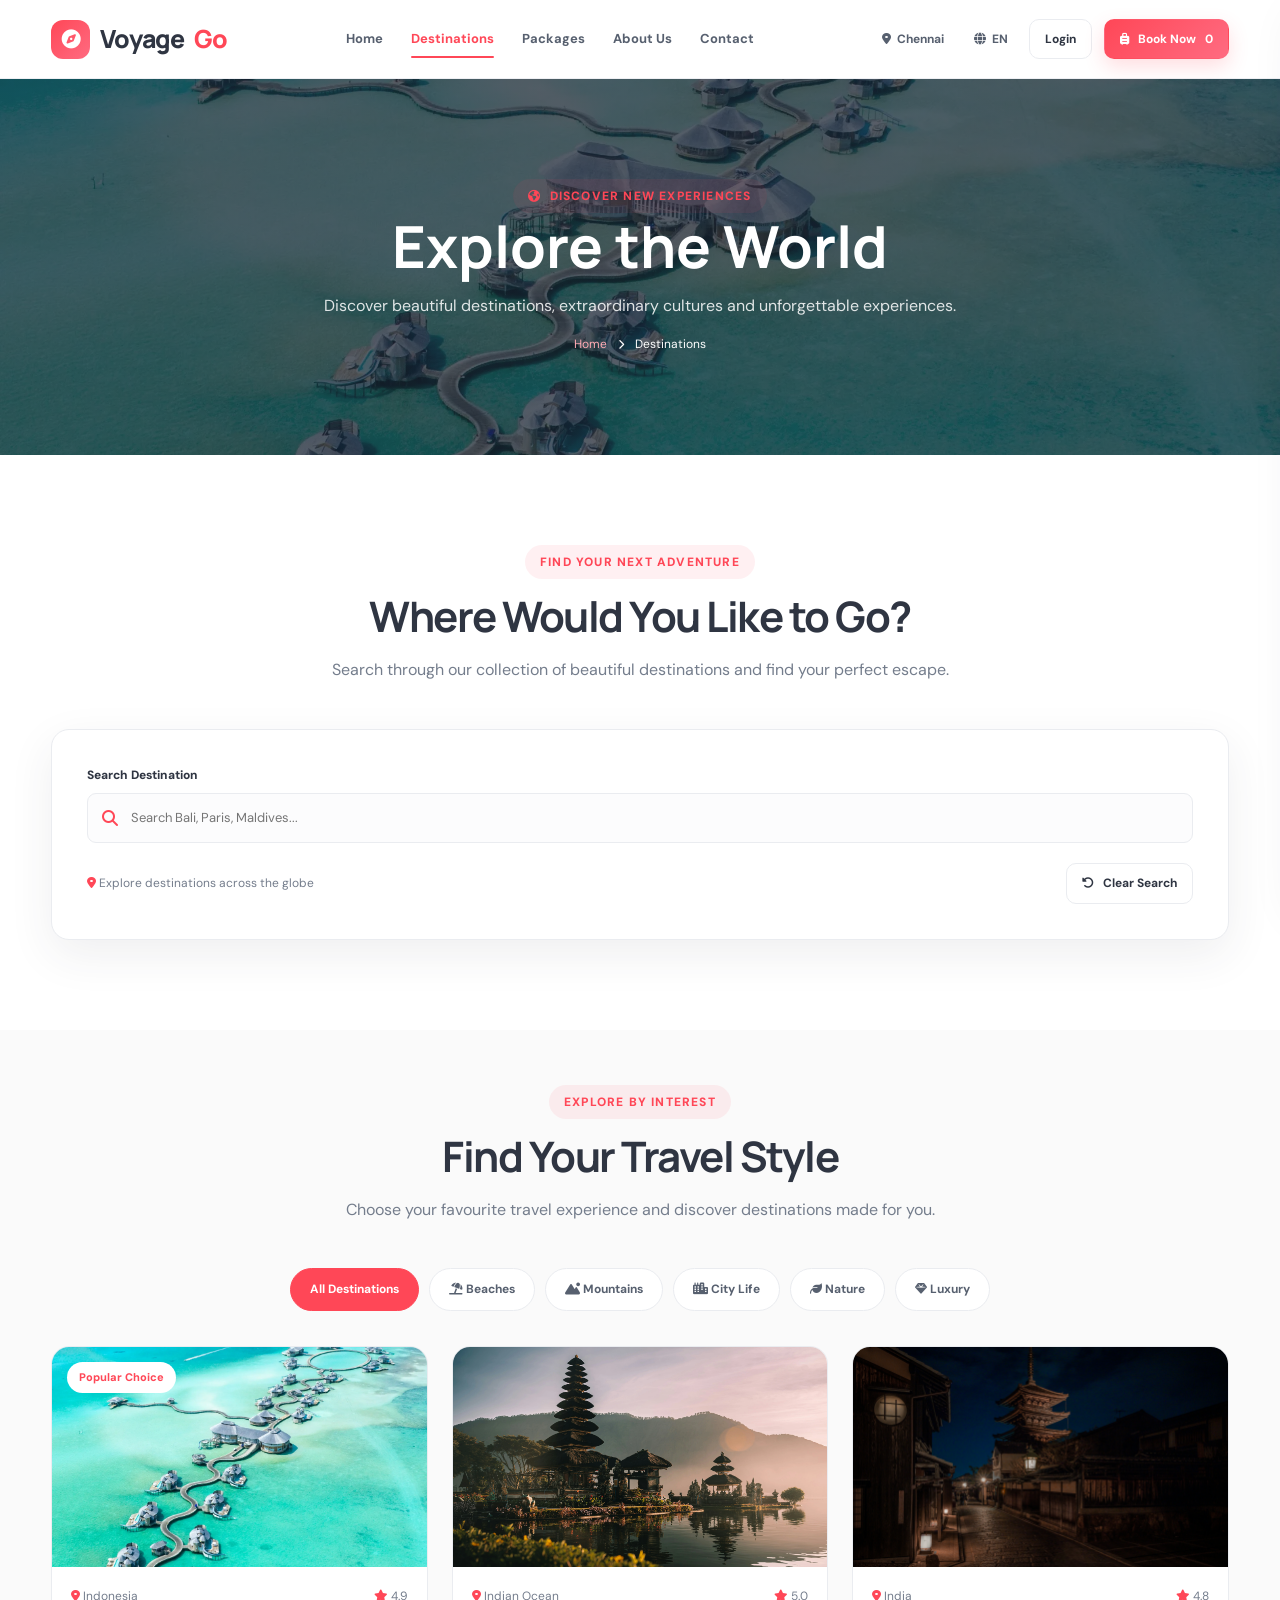
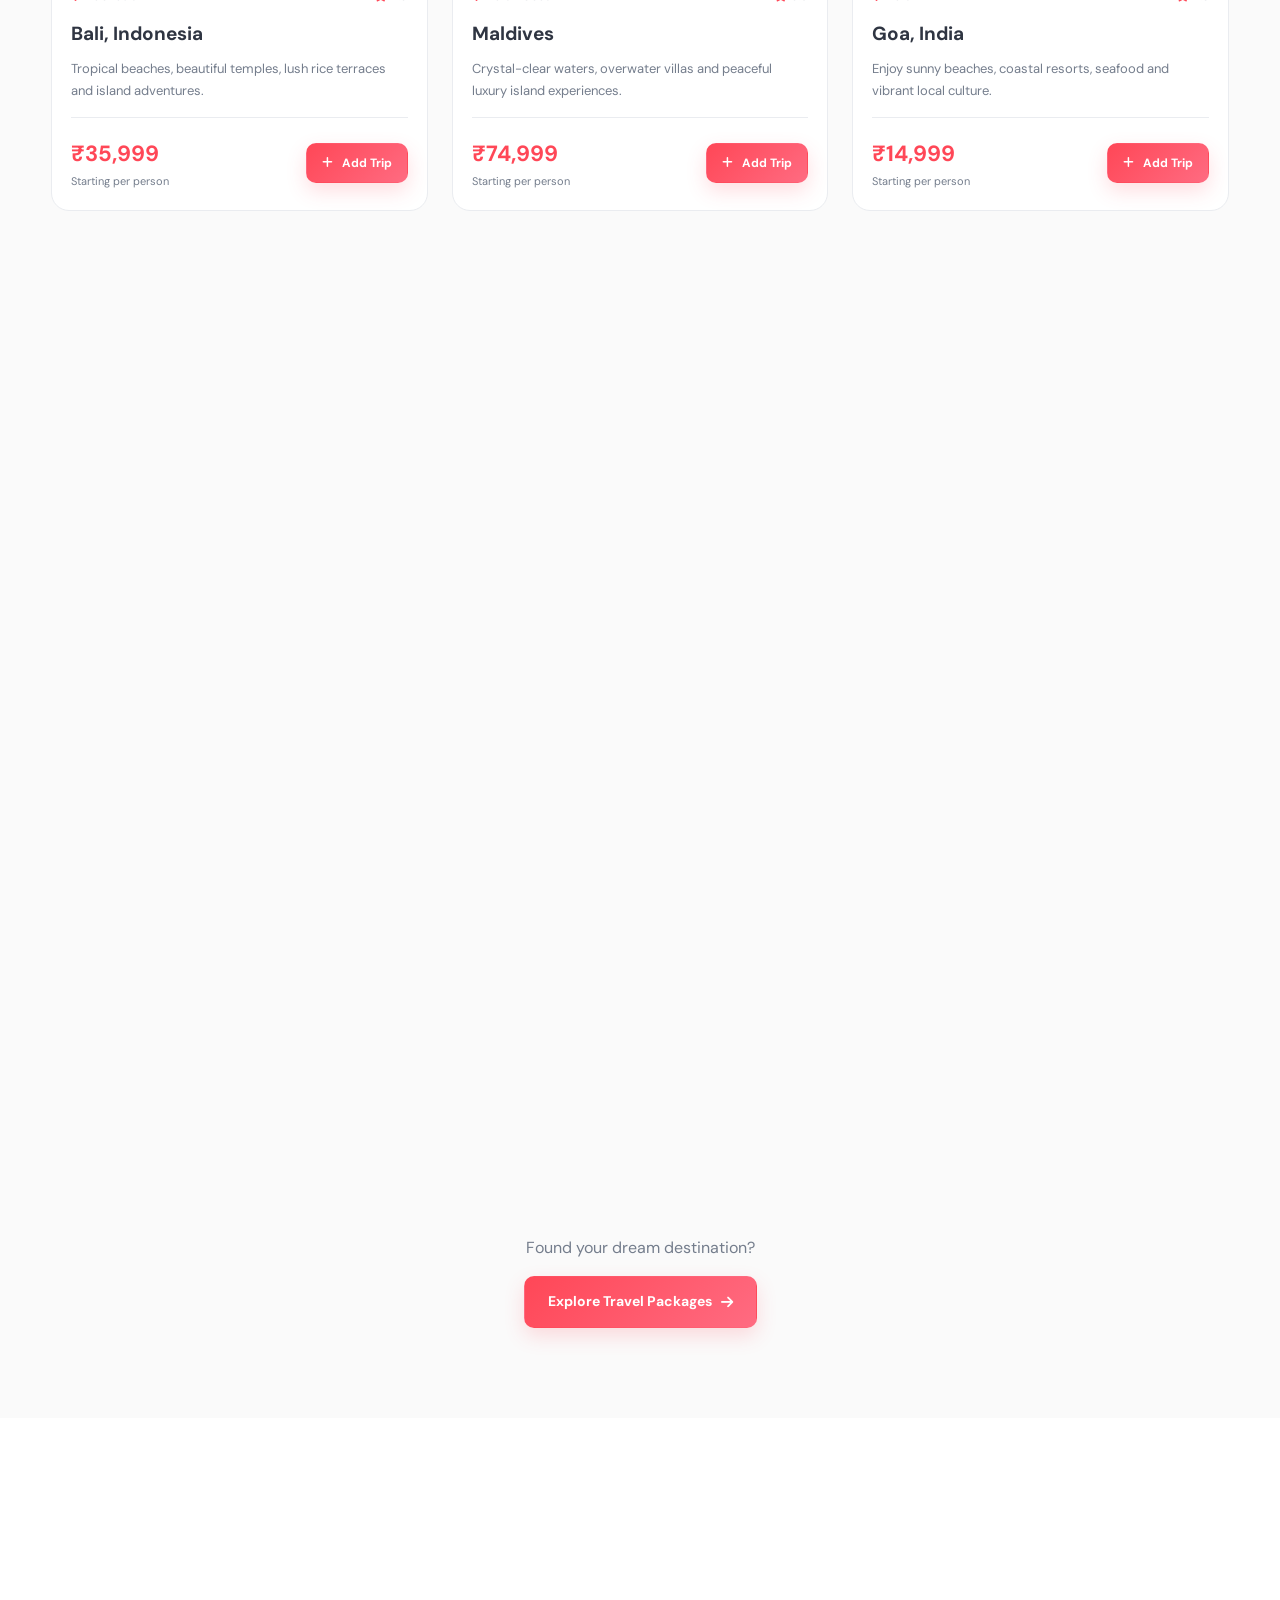
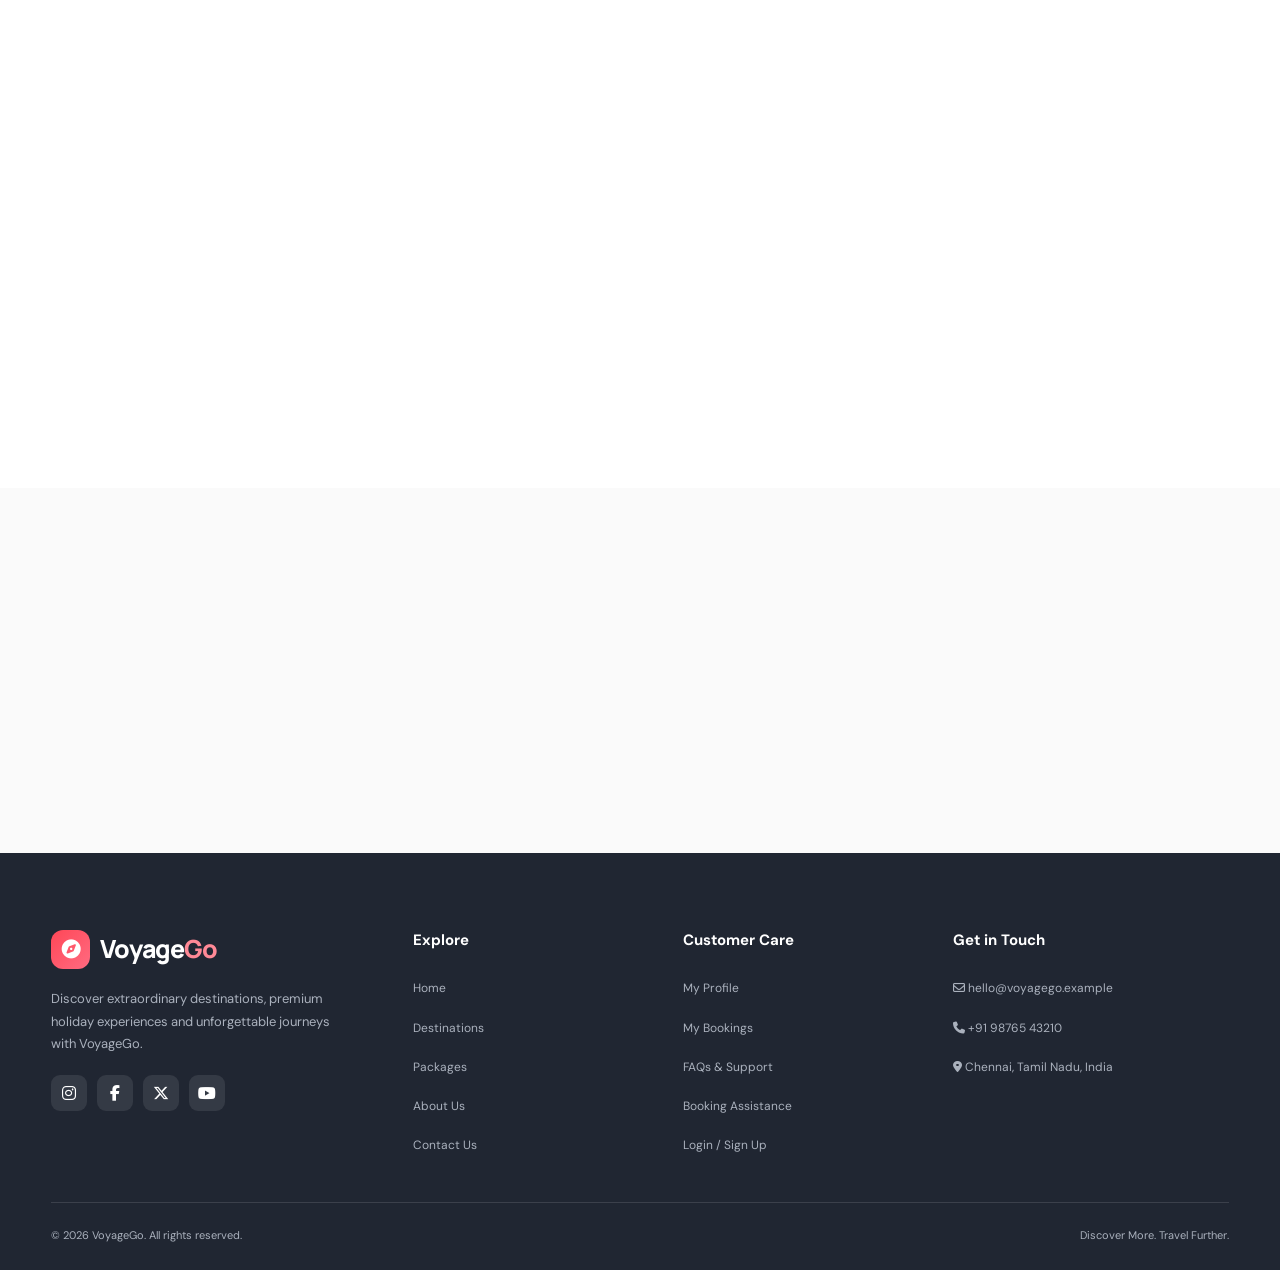
<file: tourist.html>
<!DOCTYPE html>
<html lang="en">

<head>
    <meta charset="UTF-8">
    <meta name="viewport" content="width=device-width, initial-scale=1.0">
    <meta name="theme-color" content="#FFFFFF">
    <meta name="description" content="Explore beautiful travel destinations around the world with VoyageGo. Discover beaches, mountains, cities and luxury escapes.">

    <title>Explore Destinations | VoyageGo</title>

    <link rel="preconnect" href="https://fonts.googleapis.com">
    <link rel="preconnect" href="https://fonts.gstatic.com" crossorigin>

    <link rel="stylesheet"
          href="https://cdnjs.cloudflare.com/ajax/libs/font-awesome/6.5.2/css/all.min.css">

    <link rel="stylesheet" href="css/style.css">
</head>

<body>

<!-- =====================================================
     HEADER
===================================================== -->

<header class="site-header">

    <div class="container navbar">

        <a href="index.html" class="logo">
            <span class="logo-mark">
                <i class="fa-solid fa-compass"></i>
            </span>

            Voyage<span class="text-primary">Go</span>
        </a>

        <nav class="nav-links">

            <a href="index.html">Home</a>

            <a href="tourist.html" class="active">
                Destinations
            </a>

            <a href="packages.html">Packages</a>

            <a href="about.html">About Us</a>

            <a href="contact.html">Contact</a>

        </nav>

        <div class="nav-actions">

            <button class="nav-utility" data-location-trigger>
                <i class="fa-solid fa-location-dot"></i>
                <span data-current-city>Chennai</span>
            </button>

            <button class="nav-utility" data-language-trigger>
                <i class="fa-solid fa-globe"></i>
                <span data-language-current>EN</span>
            </button>

            <a href="login.html"
               class="btn btn-outline btn-sm desktop-auth">
                Login
            </a>

            <a href="booking.html"
               class="btn btn-primary btn-sm desktop-auth">

                <i class="fa-solid fa-suitcase-rolling"></i>
                Book Now

                <span data-booking-count>0</span>

            </a>

            <button class="mobile-toggle"
                    id="mobile-toggle"
                    aria-label="Open navigation"
                    aria-expanded="false">

                <i class="fa-solid fa-bars"></i>

            </button>

        </div>

    </div>

</header>

<!-- =====================================================
     MOBILE NAVIGATION
===================================================== -->

<div class="mobile-overlay" id="mobile-overlay"></div>

<aside class="mobile-drawer"
       id="mobile-drawer"
       aria-hidden="true">

    <div class="drawer-header">

        <a href="index.html" class="logo">

            <span class="logo-mark">
                <i class="fa-solid fa-compass"></i>
            </span>

            Voyage<span class="text-primary">Go</span>

        </a>

        <button class="drawer-close" id="drawer-close"
                aria-label="Close navigation">

            <i class="fa-solid fa-xmark"></i>

        </button>

    </div>

    <nav class="drawer-links">

        <a href="index.html">Home</a>

        <a href="tourist.html" class="active">
            Destinations
        </a>

        <a href="packages.html">Packages</a>

        <a href="about.html">About Us</a>

        <a href="contact.html">Contact Us</a>

        <a href="booking.html">My Booking</a>

        <a href="dashboard.html">My Dashboard</a>

    </nav>

    <div class="drawer-actions">

        <button class="btn btn-outline btn-block"
                data-location-trigger>

            <i class="fa-solid fa-location-dot"></i>
            <span data-current-city>Chennai</span>

        </button>

        <button class="btn btn-outline btn-block"
                data-language-trigger>

            <i class="fa-solid fa-globe"></i>
            Change Language

        </button>

        <a href="login.html" class="btn btn-primary btn-block">
            Login / Sign Up
        </a>

    </div>

</aside>


<!-- =====================================================
     PAGE BANNER
===================================================== -->

<main>

<section class="page-banner">

    <div class="container">

        <span class="eyebrow">
            <i class="fa-solid fa-earth-americas"></i>
            Discover New Experiences
        </span>

        <h1>Explore the World</h1>

        <p>
            Discover beautiful destinations, extraordinary cultures
            and unforgettable experiences.
        </p>

        <div class="breadcrumb">

            <a href="index.html">Home</a>

            <i class="fa-solid fa-chevron-right"
               style="font-size:10px;margin:0 8px;"></i>

            <span>Destinations</span>

        </div>

    </div>

</section>


<!-- =====================================================
     DESTINATION SEARCH
===================================================== -->

<section class="section">

    <div class="container">

        <div class="section-heading reveal">

            <span class="eyebrow">
                Find Your Next Adventure
            </span>

            <h2>Where Would You Like to Go?</h2>

            <p>
                Search through our collection of beautiful
                destinations and find your perfect escape.
            </p>

        </div>

        <div class="form-card reveal">

            <div class="form-grid">

                <div class="form-group full">

                    <label for="destination-search">
                        Search Destination
                    </label>

                    <div style="position:relative;">

                        <i class="fa-solid fa-magnifying-glass text-primary"
                           style="position:absolute;left:15px;top:17px;"></i>

                        <input
                            type="search"
                            id="destination-search"
                            placeholder="Search Bali, Paris, Maldives..."
                            style="padding-left:43px;"
                        >

                    </div>

                </div>

            </div>

            <div style="display:flex;justify-content:space-between;align-items:center;gap:12px;flex-wrap:wrap;margin-top:20px;">

                <p class="text-muted" style="font-size:12px;">
                    <i class="fa-solid fa-location-dot text-primary"></i>
                    Explore destinations across the globe
                </p>

                <button type="button"
                        class="btn btn-outline btn-sm"
                        id="clear-destination-search">

                    <i class="fa-solid fa-rotate-left"></i>
                    Clear Search

                </button>

            </div>

        </div>

    </div>

</section>


<!-- =====================================================
     CATEGORY FILTERS
===================================================== -->

<section class="section section-light"
         style="padding-top:55px;">

    <div class="container">

        <div class="section-heading reveal">

            <span class="eyebrow">Explore by Interest</span>

            <h2>Find Your Travel Style</h2>

            <p>
                Choose your favourite travel experience
                and discover destinations made for you.
            </p>

        </div>

        <div class="filter-bar reveal">

            <button class="filter-btn active"
                    data-filter="all">

                All Destinations

            </button>

            <button class="filter-btn"
                    data-filter="beach">

                <i class="fa-solid fa-umbrella-beach"></i>
                Beaches

            </button>

            <button class="filter-btn"
                    data-filter="mountain">

                <i class="fa-solid fa-mountain-sun"></i>
                Mountains

            </button>

            <button class="filter-btn"
                    data-filter="city">

                <i class="fa-solid fa-city"></i>
                City Life

            </button>

            <button class="filter-btn"
                    data-filter="nature">

                <i class="fa-solid fa-leaf"></i>
                Nature

            </button>

            <button class="filter-btn"
                    data-filter="luxury">

                <i class="fa-solid fa-gem"></i>
                Luxury

            </button>

        </div>


        <!-- =================================================
             DESTINATION GRID
        ================================================= -->

        <div class="destination-listing" id="destination-grid">


            <!-- DESTINATION 1 : BALI -->

            <article class="listing-card reveal"
                     data-category="beach"
                     data-name="bali indonesia"
                     data-search="bali indonesia beach tropical island asia">

                <div style="position:relative;">

                    <img
                        src="img/ishan-seefromthesky-DtWyp_4YEes-unsplash.webp"
                        alt="Beautiful Bali Indonesia"
                        loading="lazy"
                    >

                    <span class="package-tag">
                        Popular Choice
                    </span>

                </div>

                <div class="listing-body">

                    <div class="package-meta">

                        <span>
                            <i class="fa-solid fa-location-dot text-primary"></i>
                            Indonesia
                        </span>

                        <span>
                            <i class="fa-solid fa-star text-primary"></i>
                            4.9
                        </span>

                    </div>

                    <h3>Bali, Indonesia</h3>

                    <p>
                        Tropical beaches, beautiful temples,
                        lush rice terraces and island adventures.
                    </p>

                    <div class="package-bottom">

                        <div class="package-price">

                            <strong>₹35,999</strong>

                            <small>Starting per person</small>

                        </div>

                        <button class="btn btn-primary btn-sm"
                                data-add-booking
                                data-id="destination-bali"
                                data-title="Bali, Indonesia"
                                data-price="35999"
                                data-type="Destination"
                                data-image="img/ishan-seefromthesky-DtWyp_4YEes-unsplash.webp">

                            <i class="fa-solid fa-plus"></i>
                            Add Trip

                        </button>

                    </div>

                </div>

            </article>


            <!-- DESTINATION 2 : MALDIVES -->

            <article class="listing-card reveal"
                     data-category="beach"
                     data-name="maldives"
                     data-search="maldives beach luxury island resort ocean">

                <img
                    src="img/katarzyna-zygnerska-Y0UUhY1V7Po-unsplash.webp"
                    alt="Maldives luxury island resort"
                    loading="lazy"
                >

                <div class="listing-body">

                    <div class="package-meta">

                        <span>
                            <i class="fa-solid fa-location-dot text-primary"></i>
                            Indian Ocean
                        </span>

                        <span>
                            <i class="fa-solid fa-star text-primary"></i>
                            5.0
                        </span>

                    </div>

                    <h3>Maldives</h3>

                    <p>
                        Crystal-clear waters, overwater villas
                        and peaceful luxury island experiences.
                    </p>

                    <div class="package-bottom">

                        <div class="package-price">

                            <strong>₹74,999</strong>

                            <small>Starting per person</small>

                        </div>

                        <button class="btn btn-primary btn-sm"
                                data-add-booking
                                data-id="destination-maldives"
                                data-title="Maldives"
                                data-price="74999"
                                data-type="Destination"
                                data-image="img/katarzyna-zygnerska-Y0UUhY1V7Po-unsplash.webp">

                            <i class="fa-solid fa-plus"></i>
                            Add Trip

                        </button>

                    </div>

                </div>

            </article>


            <!-- DESTINATION 3 : GOA -->

            <article class="listing-card reveal"
                     data-category="beach"
                     data-name="goa india"
                     data-search="goa india beach nightlife coastline">

                <img
                    src="img/tom-podmore-PNcxIa2HHBk-unsplash.webp"
                    alt="Goa coastal beach"
                    loading="lazy"
                >

                <div class="listing-body">

                    <div class="package-meta">

                        <span>
                            <i class="fa-solid fa-location-dot text-primary"></i>
                            India
                        </span>

                        <span>
                            <i class="fa-solid fa-star text-primary"></i>
                            4.8
                        </span>

                    </div>

                    <h3>Goa, India</h3>

                    <p>
                        Enjoy sunny beaches, coastal resorts,
                        seafood and vibrant local culture.
                    </p>

                    <div class="package-bottom">

                        <div class="package-price">

                            <strong>₹14,999</strong>

                            <small>Starting per person</small>

                        </div>

                        <button class="btn btn-primary btn-sm"
                                data-add-booking
                                data-id="destination-goa"
                                data-title="Goa, India"
                                data-price="14999"
                                data-type="Destination"
                                data-image="img/tom-podmore-PNcxIa2HHBk-unsplash.webp">

                            <i class="fa-solid fa-plus"></i>
                            Add Trip

                        </button>

                    </div>

                </div>

            </article>


            <!-- DESTINATION 4 : SWITZERLAND -->

            <article class="listing-card reveal"
                     data-category="mountain"
                     data-name="switzerland"
                     data-search="switzerland mountain alps snow scenic europe">

                <img
                    src="img/lightscape-LtnPejWDSAY-unsplash.webp"
                    alt="Swiss Alps mountain landscape"
                    loading="lazy"
                >

                <div class="listing-body">

                    <div class="package-meta">

                        <span>
                            <i class="fa-solid fa-location-dot text-primary"></i>
                            Europe
                        </span>

                        <span>
                            <i class="fa-solid fa-star text-primary"></i>
                            4.9
                        </span>

                    </div>

                    <h3>Switzerland</h3>

                    <p>
                        Experience snow-covered peaks,
                        mountain villages and scenic train journeys.
                    </p>

                    <div class="package-bottom">

                        <div class="package-price">

                            <strong>₹89,999</strong>

                            <small>Starting per person</small>

                        </div>

                        <button class="btn btn-primary btn-sm"
                                data-add-booking
                                data-id="destination-switzerland"
                                data-title="Switzerland"
                                data-price="89999"
                                data-type="Destination"
                                data-image="img/lightscape-LtnPejWDSAY-unsplash.webp">

                            <i class="fa-solid fa-plus"></i>
                            Add Trip

                        </button>

                    </div>

                </div>

            </article>


            <!-- DESTINATION 5 : PARIS -->

            <article class="listing-card reveal"
                     data-category="city"
                     data-name="paris france"
                     data-search="paris france city architecture romantic europe">

                <img
                    src="img/kalen-emsley-Bkci_8qcdvQ-unsplash.webp"
                    alt="Paris Eiffel Tower"
                    loading="lazy"
                >

                <div class="listing-body">

                    <div class="package-meta">

                        <span>
                            <i class="fa-solid fa-location-dot text-primary"></i>
                            France
                        </span>

                        <span>
                            <i class="fa-solid fa-star text-primary"></i>
                            4.8
                        </span>

                    </div>

                    <h3>Paris, France</h3>

                    <p>
                        Discover iconic landmarks, elegant
                        streets, art and unforgettable city life.
                    </p>

                    <div class="package-bottom">

                        <div class="package-price">

                            <strong>₹59,999</strong>

                            <small>Starting per person</small>

                        </div>

                        <button class="btn btn-primary btn-sm"
                                data-add-booking
                                data-id="destination-paris"
                                data-title="Paris, France"
                                data-price="59999"
                                data-type="Destination"
                                data-image="img/kalen-emsley-Bkci_8qcdvQ-unsplash.webp">

                            <i class="fa-solid fa-plus"></i>
                            Add Trip

                        </button>

                    </div>

                </div>

            </article>


            <!-- DESTINATION 6 : DUBAI -->

            <article class="listing-card reveal"
                     data-category="luxury"
                     data-name="dubai united arab emirates"
                     data-search="dubai luxury city desert shopping architecture">

                <img
                    src="img/nature-photographer-29ezCWtMtnM-unsplash.webp"
                    alt="Dubai modern skyline"
                    loading="lazy"
                >

                <div class="listing-body">

                    <div class="package-meta">

                        <span>
                            <i class="fa-solid fa-location-dot text-primary"></i>
                            UAE
                        </span>

                        <span>
                            <i class="fa-solid fa-star text-primary"></i>
                            4.9
                        </span>

                    </div>

                    <h3>Dubai, UAE</h3>

                    <p>
                        Discover luxurious hotels, iconic
                        architecture and exciting desert adventures.
                    </p>

                    <div class="package-bottom">

                        <div class="package-price">

                            <strong>₹42,999</strong>

                            <small>Starting per person</small>

                        </div>

                        <button class="btn btn-primary btn-sm"
                                data-add-booking
                                data-id="destination-dubai"
                                data-title="Dubai, UAE"
                                data-price="42999"
                                data-type="Destination"
                                data-image="img/nature-photographer-29ezCWtMtnM-unsplash.webp">

                            <i class="fa-solid fa-plus"></i>
                            Add Trip

                        </button>

                    </div>

                </div>

            </article>


            <!-- DESTINATION 7 : KERALA -->

            <article class="listing-card reveal"
                     data-category="nature"
                     data-name="kerala india"
                     data-search="kerala india nature backwaters green forests">

                <img
                    src="img/luca-bravo-O453M2Liufs-unsplash.webp"
                    alt="Kerala lush green landscape"
                    loading="lazy"
                >

                <div class="listing-body">

                    <div class="package-meta">

                        <span>
                            <i class="fa-solid fa-location-dot text-primary"></i>
                            India
                        </span>

                        <span>
                            <i class="fa-solid fa-star text-primary"></i>
                            4.9
                        </span>

                    </div>

                    <h3>Kerala, India</h3>

                    <p>
                        Experience beautiful backwaters,
                        lush green hills and peaceful nature retreats.
                    </p>

                    <div class="package-bottom">

                        <div class="package-price">

                            <strong>₹19,999</strong>

                            <small>Starting per person</small>

                        </div>

                        <button class="btn btn-primary btn-sm"
                                data-add-booking
                                data-id="destination-kerala"
                                data-title="Kerala, India"
                                data-price="19999"
                                data-type="Destination"
                                data-image="img/luca-bravo-O453M2Liufs-unsplash.webp">

                            <i class="fa-solid fa-plus"></i>
                            Add Trip

                        </button>

                    </div>

                </div>

            </article>


            <!-- DESTINATION 8 : SINGAPORE -->

            <article class="listing-card reveal"
                     data-category="city"
                     data-name="singapore"
                     data-search="singapore city gardens architecture modern asia">

                <img
                    src="img/niklas-ohlrogge-niamoh-de-BkmdKnuAZtw-unsplash.webp"
                    alt="Singapore city skyline"
                    loading="lazy"
                >

                <div class="listing-body">

                    <div class="package-meta">

                        <span>
                            <i class="fa-solid fa-location-dot text-primary"></i>
                            Singapore
                        </span>

                        <span>
                            <i class="fa-solid fa-star text-primary"></i>
                            4.8
                        </span>

                    </div>

                    <h3>Singapore</h3>

                    <p>
                        Discover futuristic gardens, modern
                        attractions and vibrant urban experiences.
                    </p>

                    <div class="package-bottom">

                        <div class="package-price">

                            <strong>₹39,999</strong>

                            <small>Starting per person</small>

                        </div>

                        <button class="btn btn-primary btn-sm"
                                data-add-booking
                                data-id="destination-singapore"
                                data-title="Singapore"
                                data-price="39999"
                                data-type="Destination"
                                data-image="img/niklas-ohlrogge-niamoh-de-BkmdKnuAZtw-unsplash.webp">

                            <i class="fa-solid fa-plus"></i>
                            Add Trip

                        </button>

                    </div>

                </div>

            </article>


            <!-- DESTINATION 9 : NEW ZEALAND -->

            <article class="listing-card reveal"
                     data-category="mountain"
                     data-name="new zealand"
                     data-search="new zealand mountains nature lakes adventure">

                <img
                    src="img/sophie-turner-LZVmvKlchM0-unsplash.webp"
                    alt="New Zealand scenic mountain landscape"
                    loading="lazy"
                >

                <div class="listing-body">

                    <div class="package-meta">

                        <span>
                            <i class="fa-solid fa-location-dot text-primary"></i>
                            New Zealand
                        </span>

                        <span>
                            <i class="fa-solid fa-star text-primary"></i>
                            4.9
                        </span>

                    </div>

                    <h3>New Zealand</h3>

                    <p>
                        Explore dramatic mountains, beautiful
                        lakes and breathtaking outdoor adventures.
                    </p>

                    <div class="package-bottom">

                        <div class="package-price">

                            <strong>₹99,999</strong>

                            <small>Starting per person</small>

                        </div>

                        <button class="btn btn-primary btn-sm"
                                data-add-booking
                                data-id="destination-newzealand"
                                data-title="New Zealand"
                                data-price="99999"
                                data-type="Destination"
                                data-image="img/sophie-turner-LZVmvKlchM0-unsplash.webp">

                            <i class="fa-solid fa-plus"></i>
                            Add Trip

                        </button>

                    </div>

                </div>

            </article>

        </div>


        <!-- NO RESULTS MESSAGE -->

        <div id="no-destinations"
             class="empty-state"
             style="display:none;margin-top:25px;">

            <i class="fa-solid fa-map-location-dot"></i>

            <h3>No Destinations Found</h3>

            <p>
                Try another destination name or select a different category.
            </p>

        </div>


        <!-- EXPLORE PACKAGES -->

        <div style="text-align:center;margin-top:45px;">

            <p class="text-muted" style="margin-bottom:15px;">
                Found your dream destination?
            </p>

            <a href="packages.html" class="btn btn-primary">

                Explore Travel Packages

                <i class="fa-solid fa-arrow-right"></i>

            </a>

        </div>

    </div>

</section>


<!-- =====================================================
     TRAVEL INSPIRATION
===================================================== -->

<section class="section">

    <div class="container">

        <div class="about-grid">

            <div class="about-image reveal">

                <img
                    src="img/chris-karidis-nnzkZNYWHaU-unsplash.webp"
                    alt="Beautiful mountain lake travel scenery"
                    loading="lazy"
                >

                <div class="about-experience">

                    <strong>50+</strong>

                    <span style="font-size:12px;color:var(--text);">
                        Destinations to Explore
                    </span>

                </div>

            </div>

            <div class="about-content reveal">

                <span class="eyebrow">
                    Travel Inspiration
                </span>

                <h2>
                    Every Destination Has a Story.
                </h2>

                <p>
                    The best journeys are about more than just
                    reaching a destination. They are about the
                    experiences, people and memories you discover
                    along the way.
                </p>

                <p>
                    VoyageGo helps you discover inspiring places
                    and plan meaningful travel experiences.
                </p>

                <ul class="check-list">

                    <li>
                        <i class="fa-solid fa-circle-check"></i>
                        Carefully selected travel experiences
                    </li>

                    <li>
                        <i class="fa-solid fa-circle-check"></i>
                        Flexible holiday packages
                    </li>

                    <li>
                        <i class="fa-solid fa-circle-check"></i>
                        Dedicated travel assistance
                    </li>

                </ul>

                <a href="about.html" class="btn btn-primary">
                    Discover Our Story
                    <i class="fa-solid fa-arrow-right"></i>
                </a>

            </div>

        </div>

    </div>

</section>


<!-- =====================================================
     NEWSLETTER
===================================================== -->

<section class="section section-light">

    <div class="container">

        <div class="newsletter reveal">

            <div>

                <h2>Get Inspired for Your Next Trip.</h2>

                <p>
                    Receive travel inspiration, destination guides
                    and the latest holiday updates.
                </p>

            </div>

            <form class="newsletter-form"
                  data-newsletter-form>

                <input
                    type="email"
                    placeholder="Enter your email address"
                    aria-label="Email address"
                    required
                >

                <button type="submit" class="btn btn-primary">
                    Subscribe
                </button>

            </form>

        </div>

    </div>

</section>

</main>


<!-- =====================================================
     FOOTER
===================================================== -->

<footer class="site-footer">

    <div class="container">

        <div class="footer-grid">


            <!-- BRAND -->

            <div class="footer-brand">

                <a href="index.html" class="logo">

                    <span class="logo-mark">
                        <i class="fa-solid fa-compass"></i>
                    </span>

                    <span style="color:white;">
                        Voyage<span style="color:#FF8996;">Go</span>
                    </span>

                </a>

                <p>
                    Discover extraordinary destinations,
                    premium holiday experiences and unforgettable
                    journeys with VoyageGo.
                </p>

                <div class="footer-socials">

                    <a href="https://www.instagram.com/"
                       target="_blank"
                       rel="noopener"
                       aria-label="Instagram">

                        <i class="fa-brands fa-instagram"></i>

                    </a>

                    <a href="https://www.facebook.com/"
                       target="_blank"
                       rel="noopener"
                       aria-label="Facebook">

                        <i class="fa-brands fa-facebook-f"></i>

                    </a>

                    <a href="https://x.com/"
                       target="_blank"
                       rel="noopener"
                       aria-label="X">

                        <i class="fa-brands fa-x-twitter"></i>

                    </a>

                    <a href="https://www.youtube.com/"
                       target="_blank"
                       rel="noopener"
                       aria-label="YouTube">

                        <i class="fa-brands fa-youtube"></i>

                    </a>

                </div>

            </div>


            <!-- EXPLORE -->

            <div>

                <h3 class="footer-title">Explore</h3>

                <ul class="footer-links">

                    <li>
                        <a href="index.html">Home</a>
                    </li>

                    <li>
                        <a href="tourist.html">Destinations</a>
                    </li>

                    <li>
                        <a href="packages.html">Packages</a>
                    </li>

                    <li>
                        <a href="about.html">About Us</a>
                    </li>

                    <li>
                        <a href="contact.html">Contact Us</a>
                    </li>

                </ul>

            </div>


            <!-- CUSTOMER CARE -->

            <div>

                <h3 class="footer-title">Customer Care</h3>

                <ul class="footer-links">

                    <li>
                        <a href="dashboard.html">My Profile</a>
                    </li>

                    <li>
                        <a href="dashboard.html">My Bookings</a>
                    </li>

                    <li>
                        <a href="contact.html">FAQs & Support</a>
                    </li>

                    <li>
                        <a href="booking.html">Booking Assistance</a>
                    </li>

                    <li>
                        <a href="login.html">Login / Sign Up</a>
                    </li>

                </ul>

            </div>


            <!-- CONTACT -->

            <div>

                <h3 class="footer-title">Get in Touch</h3>

                <ul class="footer-links">

                    <li>

                        <a href="mailto:hello@voyagego.example">

                            <i class="fa-regular fa-envelope"></i>
                            hello@voyagego.example

                        </a>

                    </li>

                    <li>

                        <a href="tel:+919876543210">

                            <i class="fa-solid fa-phone"></i>
                            +91 98765 43210

                        </a>

                    </li>

                    <li>

                        <a href="contact.html">

                            <i class="fa-solid fa-location-dot"></i>
                            Chennai, Tamil Nadu, India

                        </a>

                    </li>

                </ul>

            </div>

        </div>


        <!-- FOOTER BOTTOM -->

        <div class="footer-bottom">

            <p>
                © <span data-current-year></span>
                VoyageGo. All rights reserved.
            </p>

            <p>
                Discover More. Travel Further.
            </p>

        </div>

    </div>

</footer>


<!-- =====================================================
     LOCATION MODAL
===================================================== -->

<div class="modal" id="location-modal">

    <div class="modal-box">

        <div class="modal-header">

            <h3>Select Your Location</h3>

            <button class="modal-close"
                    data-modal-close="location-modal">

                &times;

            </button>

        </div>

        <p class="text-muted"
           style="font-size:13px;margin-bottom:20px;">

            Select your preferred city or detect your current location.

        </p>

        <button class="btn btn-primary btn-block"
                id="detect-location">

            <i class="fa-solid fa-location-crosshairs"></i>
            Use my current location

        </button>

        <h4 style="margin:22px 0 12px;">
            Popular Cities
        </h4>

        <div class="language-options">

            <button class="language-option" data-city="Chennai">
                Chennai
            </button>

            <button class="language-option" data-city="Bengaluru">
                Bengaluru
            </button>

            <button class="language-option" data-city="Mumbai">
                Mumbai
            </button>

            <button class="language-option" data-city="Hyderabad">
                Hyderabad
            </button>

            <button class="language-option" data-city="Delhi">
                Delhi
            </button>

            <button class="language-option" data-city="Kochi">
                Kochi
            </button>

        </div>

    </div>

</div>


<!-- =====================================================
     LANGUAGE MODAL
===================================================== -->

<div class="modal" id="language-modal">

    <div class="modal-box">

        <div class="modal-header">

            <h3>Select Language</h3>

            <button class="modal-close"
                    data-modal-close="language-modal">

                &times;

            </button>

        </div>

        <div class="language-options">

            <button class="language-option" data-language="en">
                English
            </button>

            <button class="language-option" data-language="ta">
                தமிழ்
            </button>

            <button class="language-option" data-language="hi">
                हिन्दी
            </button>

            <button class="language-option" data-language="te">
                తెలుగు
            </button>

            <button class="language-option" data-language="kn">
                ಕನ್ನಡ
            </button>

            <button class="language-option" data-language="ml">
                മലയാളം
            </button>

        </div>

    </div>

</div>


<!-- =====================================================
     DESTINATION SEARCH AND FILTER SCRIPT
===================================================== -->

<script src="js/main.js"></script>

<script>

document.addEventListener("DOMContentLoaded", function () {

    const searchInput =
        document.getElementById("destination-search");

    const clearButton =
        document.getElementById("clear-destination-search");

    const destinationCards =
        document.querySelectorAll(".listing-card");

    const filterButtons =
        document.querySelectorAll("[data-filter]");

    const noResults =
        document.getElementById("no-destinations");

    let activeCategory = "all";

    function filterDestinations() {

        const searchValue =
            searchInput.value.trim().toLowerCase();

        let visibleCount = 0;

        destinationCards.forEach(card => {

            const name =
                card.dataset.name.toLowerCase();

            const keywords =
                card.dataset.search.toLowerCase();

            const category =
                card.dataset.category;

            const matchesSearch =
                name.includes(searchValue) ||
                keywords.includes(searchValue);

            const matchesCategory =
                activeCategory === "all" ||
                category === activeCategory;

            const show =
                matchesSearch && matchesCategory;

            card.classList.toggle("hidden", !show);

            if (show) {
                visibleCount++;
            }

        });

        noResults.style.display =
            visibleCount === 0 ? "block" : "none";

    }


    // CATEGORY FILTERS

    filterButtons.forEach(button => {

        button.addEventListener("click", function () {

            filterButtons.forEach(item => {
                item.classList.remove("active");
            });

            button.classList.add("active");

            activeCategory = button.dataset.filter;

            filterDestinations();

        });

    });


    // SEARCH

    searchInput.addEventListener("input", function () {

        filterDestinations();

    });


    // CLEAR SEARCH

    clearButton.addEventListener("click", function () {

        searchInput.value = "";

        activeCategory = "all";

        filterButtons.forEach(button => {

            button.classList.toggle(
                "active",
                button.dataset.filter === "all"
            );

        });

        filterDestinations();

    });


    // READ SEARCH PARAMETERS FROM HOMEPAGE

    const params = new URLSearchParams(window.location.search);

    const destination = params.get("destination");

    if (destination) {

        searchInput.value = destination;

        filterDestinations();

    }

});

</script>

</body>
</html>
</file>
<file: css/style.css>
/* =========================================================
   VOYAGEGO - GLOBAL DESIGN SYSTEM
========================================================= */

@import url('https://fonts.googleapis.com/css2?family=DM+Sans:wght@400;500;600;700;800&family=Manrope:wght@400;500;600;700;800&display=swap');

:root {
    --primary: #FF4757;
    --primary-light: #FF6B81;
    --primary-dark: #E63946;
    --dark: #2F3542;
    --dark-soft: #57606F;
    --text: #747D8C;
    --white: #FFFFFF;
    --bg: #FFFFFF;
    --section: #FAFAFA;
    --border: #EAECF0;
    --success: #20B486;
    --warning: #F5A623;
    --shadow: 0 15px 45px rgba(47,53,66,.08);
    --shadow-hover: 0 22px 55px rgba(47,53,66,.14);
    --radius: 18px;
    --radius-lg: 26px;
    --container: 1200px;
    --transition: .3s ease;
}

* {
    margin: 0;
    padding: 0;
    box-sizing: border-box;
}

html {
    scroll-behavior: smooth;
    scroll-padding-top: 90px;
}

body {
    font-family: 'DM Sans', sans-serif;
    color: var(--dark);
    background: var(--bg);
    line-height: 1.7;
    overflow-x: hidden;
}

body.menu-open,
body.modal-open {
    overflow: hidden;
}

button, input, textarea, select {
    font: inherit;
}

button, a {
    -webkit-tap-highlight-color: transparent;
}

button {
    cursor: pointer;
}

a {
    color: inherit;
    text-decoration: none;
}

img {
    max-width: 100%;
    display: block;
}

ul {
    list-style: none;
}

.container {
    width: min(92%, var(--container));
    margin: auto;
}

.section {
    padding: 90px 0;
}

.section-light {
    background: var(--section);
}

.section-heading {
    max-width: 650px;
    margin: 0 auto 45px;
    text-align: center;
}

.section-heading .eyebrow {
    margin-bottom: 12px;
}

.section-heading h2 {
    font-family: 'Manrope', sans-serif;
    font-size: clamp(28px, 4vw, 42px);
    line-height: 1.2;
    letter-spacing: -1.5px;
    margin-bottom: 15px;
}

.section-heading p {
    color: var(--text);
}

.eyebrow {
    display: inline-flex;
    align-items: center;
    gap: 8px;
    color: var(--primary);
    background: rgba(255,71,87,.08);
    border-radius: 30px;
    padding: 7px 15px;
    font-size: 12px;
    font-weight: 800;
    text-transform: uppercase;
    letter-spacing: 1.2px;
}

.text-primary {
    color: var(--primary);
}

.text-muted {
    color: var(--text);
}

/* BUTTONS */

.btn {
    display: inline-flex;
    align-items: center;
    justify-content: center;
    gap: 9px;
    border: 1px solid transparent;
    padding: 13px 23px;
    border-radius: 10px;
    font-weight: 700;
    font-size: 14px;
    transition: var(--transition);
    cursor: pointer;
}

.btn-primary {
    color: white;
    background: linear-gradient(135deg, var(--primary), var(--primary-light));
    box-shadow: 0 8px 20px rgba(255,71,87,.18);
}

.btn-primary:hover {
    transform: translateY(-3px);
    box-shadow: 0 12px 25px rgba(255,71,87,.3);
}

.btn-outline {
    color: var(--dark);
    background: white;
    border-color: var(--border);
}

.btn-outline:hover {
    color: var(--primary);
    border-color: var(--primary);
}

.btn-white {
    background: white;
    color: var(--primary);
}

.btn-block {
    width: 100%;
}

.btn-sm {
    padding: 9px 15px;
    font-size: 12px;
}

/* HEADER */

.site-header {
    position: sticky;
    top: 0;
    z-index: 1000;
    width: 100%;
    background: rgba(255,255,255,.94);
    backdrop-filter: blur(18px);
    border-bottom: 1px solid rgba(234,236,240,.8);
}

.navbar {
    min-height: 78px;
    display: flex;
    align-items: center;
    justify-content: space-between;
    gap: 25px;
}

.logo {
    display: inline-flex;
    align-items: center;
    gap: 10px;
    flex-shrink: 0;
    font-family: 'Manrope', sans-serif;
    font-size: 25px;
    font-weight: 800;
    letter-spacing: -1.2px;
}

.logo-mark {
    width: 39px;
    height: 39px;
    border-radius: 12px;
    display: grid;
    place-items: center;
    color: white;
    background: linear-gradient(135deg, var(--primary), var(--primary-light));
    font-size: 19px;
}

.nav-links {
    display: flex;
    align-items: center;
    gap: 28px;
}

.nav-links a {
    font-size: 13px;
    font-weight: 700;
    color: var(--dark-soft);
    transition: var(--transition);
    position: relative;
}

.nav-links a:hover,
.nav-links a.active {
    color: var(--primary);
}

.nav-links a.active::after {
    content: '';
    position: absolute;
    left: 0;
    bottom: -8px;
    width: 100%;
    height: 2px;
    background: var(--primary);
    border-radius: 5px;
}

.nav-actions {
    display: flex;
    align-items: center;
    gap: 12px;
}

.nav-utility {
    display: flex;
    align-items: center;
    gap: 6px;
    background: transparent;
    border: 0;
    color: var(--dark-soft);
    font-size: 12px;
    font-weight: 700;
    padding: 9px;
}

.nav-utility:hover {
    color: var(--primary);
}

.mobile-toggle {
    width: 42px;
    height: 42px;
    display: none;
    border: 1px solid var(--border);
    border-radius: 10px;
    background: white;
    color: var(--dark);
    font-size: 20px;
}

.mobile-overlay {
    position: fixed;
    inset: 0;
    z-index: 1001;
    background: rgba(20,25,35,.5);
    opacity: 0;
    visibility: hidden;
    transition: var(--transition);
}

.mobile-overlay.active {
    opacity: 1;
    visibility: visible;
}

.mobile-drawer {
    position: fixed;
    top: 0;
    right: 0;
    z-index: 1002;
    width: min(340px, 88vw);
    height: 100dvh;
    max-height: 100vh;
    overflow-y: auto;
    overscroll-behavior: contain;
    background: white;
    padding: 25px;
    transform: translateX(105%);
    transition: transform .4s cubic-bezier(.2,.8,.2,1);
    display: flex;
    flex-direction: column;
    gap: 25px;
    box-shadow: var(--shadow);
}

.mobile-drawer.active {
    transform: translateX(0);
}

.drawer-header {
    display: flex;
    align-items: center;
    justify-content: space-between;
}

.drawer-close {
    border: 0;
    background: var(--section);
    width: 38px;
    height: 38px;
    border-radius: 10px;
    font-size: 21px;
}

.drawer-links {
    display: flex;
    flex-direction: column;
    gap: 7px;
}

.drawer-links a {
    padding: 13px;
    border-radius: 10px;
    font-weight: 700;
    color: var(--dark-soft);
}

.drawer-links a:hover,
.drawer-links a.active {
    color: var(--primary);
    background: rgba(255,71,87,.07);
}

.drawer-actions {
    margin-top: auto;
    display: grid;
    gap: 10px;
}

/* PRELOADER */

#voyage-preloader {
    position: fixed;
    inset: 0;
    z-index: 99999;
    display: grid;
    place-items: center;
    background: white;
    transition: opacity .7s ease, visibility .7s ease;
}

#voyage-preloader.hide {
    opacity: 0;
    visibility: hidden;
    pointer-events: none;
}

.preloader-content {
    width: min(320px, 85%);
    text-align: center;
}

.preloader-logo {
    width: 76px;
    height: 76px;
    border: 3px solid #FFE0E3;
    border-top-color: var(--primary);
    border-right-color: var(--primary-light);
    border-radius: 50%;
    display: grid;
    place-items: center;
    margin: 0 auto 25px;
    color: var(--primary);
    font-size: 28px;
    animation: compass-spin 1.5s linear infinite;
}

.preloader-content h2 {
    font-family: 'Manrope', sans-serif;
    font-size: 24px;
    font-weight: 800;
}

.preloader-content p {
    color: var(--text);
    font-size: 13px;
    margin: 5px 0 22px;
}

.preloader-track {
    height: 5px;
    background: #F1F1F1;
    border-radius: 20px;
    overflow: hidden;
}

.preloader-progress {
    height: 100%;
    width: 0%;
    border-radius: inherit;
    background: linear-gradient(90deg, var(--primary), var(--primary-light));
    transition: width .12s linear;
}

.preloader-percent {
    display: block;
    margin-top: 12px;
    color: var(--primary);
    font-size: 12px;
    font-weight: 800;
}

@keyframes compass-spin {
    to { transform: rotate(360deg); }
}

/* HERO */

.hero {
    min-height: 650px;
    position: relative;
    display: flex;
    align-items: center;
    overflow: hidden;
    background:
        linear-gradient(90deg, rgba(19,27,39,.76), rgba(19,27,39,.28)),
        url('../img/kalen-emsley-Bkci_8qcdvQ-unsplash.webp') center/cover no-repeat;
}

.hero-content {
    width: min(92%, var(--container));
    margin: auto;
    padding: 100px 0 150px;
    color: white;
}

.hero-content .eyebrow {
    color: white;
    background: rgba(255,255,255,.16);
    backdrop-filter: blur(8px);
}

.hero h1 {
    max-width: 750px;
    font-family: 'Manrope', sans-serif;
    font-size: clamp(42px, 7vw, 76px);
    line-height: 1.08;
    letter-spacing: -3px;
    margin: 22px 0;
}

.hero h1 span {
    color: #FF8996;
}

.hero-content > p {
    max-width: 550px;
    color: rgba(255,255,255,.85);
    font-size: 16px;
}

.hero-search-wrap {
    position: relative;
    z-index: 3;
    width: min(92%, 1050px);
    margin: -70px auto 0;
}

.search-widget {
    display: grid;
    grid-template-columns: 1.3fr 1fr 1fr 1fr auto;
    gap: 12px;
    align-items: end;
    background: white;
    padding: 22px;
    border-radius: 18px;
    box-shadow: var(--shadow-hover);
}

.search-field {
    min-width: 0;
}

.search-field label {
    display: block;
    font-size: 11px;
    font-weight: 800;
    color: var(--dark);
    margin-bottom: 8px;
}

.search-field input,
.search-field select {
    width: 100%;
    min-width: 0;
    border: 0;
    outline: 0;
    background: transparent;
    color: var(--dark-soft);
    font-size: 13px;
}

.search-field-inner {
    display: flex;
    align-items: center;
    gap: 9px;
    border-right: 1px solid var(--border);
    padding-right: 12px;
}

.search-field-inner i {
    color: var(--primary);
}

/* STATS */

.stats-grid {
    display: grid;
    grid-template-columns: repeat(4, 1fr);
    gap: 20px;
}

.stat-card {
    text-align: center;
    padding: 25px 15px;
    border: 1px solid var(--border);
    border-radius: var(--radius);
    background: white;
}

.stat-card h3 {
    font-size: 32px;
    color: var(--primary);
    font-family: 'Manrope', sans-serif;
}

.stat-card p {
    color: var(--text);
    font-size: 13px;
}

/* DESTINATION CARDS */

.destination-grid {
    display: grid;
    grid-template-columns: repeat(3, 1fr);
    gap: 25px;
}

.destination-card {
    position: relative;
    min-height: 360px;
    overflow: hidden;
    border-radius: var(--radius);
    background: #ddd;
    box-shadow: var(--shadow);
}

.destination-card img {
    position: absolute;
    inset: 0;
    width: 100%;
    height: 100%;
    object-fit: cover;
    transition: transform .7s ease;
}

.destination-card:hover img {
    transform: scale(1.09);
}

.destination-card::after {
    content: '';
    position: absolute;
    inset: 0;
    background: linear-gradient(0deg, rgba(12,18,27,.82), transparent 70%);
}

.destination-info {
    position: absolute;
    z-index: 2;
    bottom: 23px;
    left: 23px;
    right: 23px;
    color: white;
}

.destination-info h3 {
    font-size: 24px;
    font-family: 'Manrope', sans-serif;
}

.destination-info p {
    font-size: 12px;
    color: rgba(255,255,255,.85);
}

.destination-top {
    position: absolute;
    z-index: 2;
    top: 17px;
    left: 17px;
    background: rgba(255,255,255,.92);
    color: var(--dark);
    padding: 6px 12px;
    border-radius: 30px;
    font-size: 11px;
    font-weight: 800;
}

.card-arrow {
    position: absolute;
    z-index: 2;
    bottom: 25px;
    right: 22px;
    width: 40px;
    height: 40px;
    border-radius: 50%;
    display: grid;
    place-items: center;
    background: white;
    color: var(--primary);
    transition: var(--transition);
}

.destination-card:hover .card-arrow {
    background: var(--primary);
    color: white;
    transform: rotate(-35deg);
}

/* PACKAGE CARDS */

.package-grid {
    display: grid;
    grid-template-columns: repeat(3, 1fr);
    gap: 25px;
}

.package-card {
    background: white;
    border: 1px solid var(--border);
    border-radius: var(--radius);
    overflow: hidden;
    transition: var(--transition);
}

.package-card:hover {
    transform: translateY(-8px);
    box-shadow: var(--shadow-hover);
}

.package-image {
    height: 230px;
    position: relative;
    overflow: hidden;
}

.package-image img {
    width: 100%;
    height: 100%;
    object-fit: cover;
    transition: .6s;
}

.package-card:hover .package-image img {
    transform: scale(1.07);
}

.package-tag {
    position: absolute;
    top: 15px;
    left: 15px;
    background: white;
    color: var(--primary);
    border-radius: 30px;
    padding: 6px 12px;
    font-size: 11px;
    font-weight: 800;
}

.package-content {
    padding: 22px;
}

.package-meta {
    display: flex;
    justify-content: space-between;
    gap: 10px;
    font-size: 12px;
    color: var(--text);
    margin-bottom: 12px;
}

.package-content h3 {
    font-size: 19px;
    margin-bottom: 8px;
}

.package-content > p {
    font-size: 13px;
    color: var(--text);
    margin-bottom: 18px;
}

.package-bottom {
    padding-top: 17px;
    border-top: 1px solid var(--border);
    display: flex;
    justify-content: space-between;
    align-items: center;
}

.package-price strong {
    font-size: 22px;
    color: var(--primary);
}

.package-price small {
    display: block;
    color: var(--text);
    font-size: 11px;
}

/* FILTERS */

.filter-bar {
    display: flex;
    align-items: center;
    justify-content: center;
    flex-wrap: wrap;
    gap: 10px;
    margin-bottom: 35px;
}

.filter-btn {
    padding: 10px 19px;
    border: 1px solid var(--border);
    background: white;
    border-radius: 30px;
    font-size: 12px;
    font-weight: 700;
    color: var(--dark-soft);
    transition: var(--transition);
}

.filter-btn:hover,
.filter-btn.active {
    background: var(--primary);
    border-color: var(--primary);
    color: white;
}

.destination-listing {
    display: grid;
    grid-template-columns: repeat(3, 1fr);
    gap: 24px;
}

.listing-card {
    background: white;
    border: 1px solid var(--border);
    border-radius: var(--radius);
    overflow: hidden;
    transition: var(--transition);
}

.listing-card:hover {
    transform: translateY(-6px);
    box-shadow: var(--shadow);
}

.listing-card.hidden {
    display: none;
}

.listing-card img {
    height: 220px;
    width: 100%;
    object-fit: cover;
}

.listing-body {
    padding: 19px;
}

.listing-body h3 {
    font-size: 19px;
}

.listing-body p {
    font-size: 13px;
    color: var(--text);
    margin: 7px 0 15px;
}

/* HIGHLIGHTS */

.highlight-grid {
    display: grid;
    grid-template-columns: repeat(3, 1fr);
    gap: 25px;
}

.highlight-card {
    padding: 30px;
    border: 1px solid var(--border);
    border-radius: var(--radius);
    transition: var(--transition);
}

.highlight-card:hover {
    border-color: rgba(255,71,87,.35);
    transform: translateY(-5px);
    box-shadow: var(--shadow);
}

.highlight-icon {
    width: 54px;
    height: 54px;
    display: grid;
    place-items: center;
    border-radius: 15px;
    background: rgba(255,71,87,.09);
    color: var(--primary);
    font-size: 23px;
    margin-bottom: 20px;
}

.highlight-card h3 {
    font-size: 18px;
    margin-bottom: 9px;
}

.highlight-card p {
    font-size: 13px;
    color: var(--text);
}

/* NEWSLETTER */

.newsletter {
    background: linear-gradient(120deg, #FF4757, #FF8290);
    padding: 55px;
    border-radius: var(--radius-lg);
    color: white;
    display: flex;
    justify-content: space-between;
    align-items: center;
    gap: 35px;
}

.newsletter h2 {
    font-family: 'Manrope', sans-serif;
    font-size: clamp(25px, 4vw, 36px);
    line-height: 1.2;
}

.newsletter p {
    color: rgba(255,255,255,.85);
    margin-top: 10px;
    font-size: 13px;
}

.newsletter-form {
    display: flex;
    width: min(100%, 420px);
    padding: 6px;
    border-radius: 12px;
    background: white;
}

.newsletter-form input {
    flex: 1;
    width: 100%;
    min-width: 0;
    border: 0;
    outline: 0;
    padding: 12px;
    font-size: 13px;
}

/* ABOUT */

.about-grid {
    display: grid;
    grid-template-columns: 1fr 1fr;
    align-items: center;
    gap: 65px;
}

.about-image {
    position: relative;
}

.about-image img {
    width: 100%;
    height: 490px;
    object-fit: cover;
    border-radius: var(--radius-lg);
}

.about-experience {
    position: absolute;
    right: -20px;
    bottom: 30px;
    background: white;
    padding: 22px;
    border-radius: 16px;
    box-shadow: var(--shadow);
}

.about-experience strong {
    display: block;
    font-size: 32px;
    color: var(--primary);
}

.about-content h2 {
    font-family: 'Manrope', sans-serif;
    font-size: clamp(28px, 4vw, 42px);
    line-height: 1.2;
    margin: 20px 0;
}

.about-content p {
    color: var(--text);
    margin-bottom: 18px;
}

.check-list {
    display: grid;
    gap: 13px;
    margin: 25px 0;
}

.check-list li {
    display: flex;
    align-items: center;
    gap: 11px;
    font-size: 14px;
    font-weight: 700;
}

.check-list i {
    color: var(--success);
}

/* PAGE BANNER */

.page-banner {
    padding: 100px 0;
    text-align: center;
    color: white;
    background:
        linear-gradient(rgba(24,31,44,.72), rgba(24,31,44,.72)),
        url('../img/ishan-seefromthesky-DtWyp_4YEes-unsplash.webp') center/cover;
}

.page-banner h1 {
    font-family: 'Manrope', sans-serif;
    font-size: clamp(35px, 6vw, 58px);
    line-height: 1.15;
    margin-bottom: 12px;
}

.page-banner p {
    color: rgba(255,255,255,.85);
}

.breadcrumb {
    margin-top: 15px;
    font-size: 12px;
}

.breadcrumb a {
    color: #FFABB4;
}

/* FORMS */

.form-card {
    background: white;
    padding: 35px;
    border-radius: var(--radius);
    border: 1px solid var(--border);
    box-shadow: var(--shadow);
}

.form-grid {
    display: grid;
    grid-template-columns: repeat(2, 1fr);
    gap: 18px;
}

.form-group {
    display: grid;
    gap: 8px;
}

.form-group.full {
    grid-column: 1/-1;
}

.form-group label {
    font-size: 12px;
    font-weight: 800;
    color: var(--dark);
}

.form-group input,
.form-group select,
.form-group textarea {
    width: 100%;
    border: 1px solid var(--border);
    background: #FCFCFD;
    padding: 13px 15px;
    border-radius: 9px;
    outline: 0;
    font-size: 13px;
    color: var(--dark);
    transition: var(--transition);
}

.form-group input:focus,
.form-group select:focus,
.form-group textarea:focus {
    border-color: var(--primary);
    box-shadow: 0 0 0 3px rgba(255,71,87,.08);
}

.form-group textarea {
    min-height: 140px;
    resize: vertical;
}

/* CONTACT */

.contact-grid {
    display: grid;
    grid-template-columns: .8fr 1.2fr;
    gap: 35px;
}

.contact-info {
    display: grid;
    gap: 18px;
}

.contact-item {
    display: flex;
    gap: 16px;
    padding: 20px;
    background: white;
    border: 1px solid var(--border);
    border-radius: 13px;
}

.contact-item i {
    color: var(--primary);
    font-size: 21px;
    width: 35px;
}

.contact-item h3 {
    font-size: 14px;
}

.contact-item p {
    font-size: 12px;
    color: var(--text);
}

.map-container {
    width: 100%;
    height: 350px;
    overflow: hidden;
    border-radius: var(--radius);
    background: #F1F3F5;
    border: 1px solid var(--border);
}

.map-container iframe {
    width: 100%;
    height: 100%;
    border: 0;
}

/* AUTH */

.auth-section {
    min-height: 80vh;
    display: grid;
    place-items: center;
    padding: 65px 15px;
    background: var(--section);
}

.auth-card {
    width: min(100%, 460px);
    padding: 38px;
    border-radius: var(--radius-lg);
    background: white;
    box-shadow: var(--shadow);
}

.auth-tabs {
    display: grid;
    grid-template-columns: 1fr 1fr;
    padding: 5px;
    background: var(--section);
    border-radius: 10px;
    margin: 25px 0;
}

.auth-tab {
    border: 0;
    padding: 11px;
    border-radius: 8px;
    background: transparent;
    color: var(--text);
    font-weight: 700;
}

.auth-tab.active {
    background: white;
    color: var(--primary);
    box-shadow: 0 3px 12px rgba(0,0,0,.05);
}

.auth-panel {
    display: none;
}

.auth-panel.active {
    display: block;
    animation: fade-up .35s ease;
}

.auth-panel .form-group {
    margin-bottom: 16px;
}

.auth-extra {
    display: flex;
    justify-content: space-between;
    gap: 10px;
    font-size: 12px;
    margin: 12px 0 20px;
}

.auth-extra a {
    color: var(--primary);
    font-weight: 700;
}

.auth-note {
    text-align: center;
    color: var(--text);
    font-size: 12px;
    margin-top: 20px;
}

/* BOOKING */

.booking-layout {
    display: grid;
    grid-template-columns: 1.3fr .7fr;
    gap: 28px;
    align-items: start;
}

.booking-list {
    display: grid;
    gap: 15px;
}

.booking-item {
    display: grid;
    grid-template-columns: 115px 1fr auto;
    align-items: center;
    gap: 17px;
    padding: 15px;
    border: 1px solid var(--border);
    border-radius: 14px;
}

.booking-item img {
    width: 115px;
    height: 90px;
    border-radius: 10px;
    object-fit: cover;
}

.booking-item h3 {
    font-size: 15px;
}

.booking-item p {
    font-size: 12px;
    color: var(--text);
}

.remove-item {
    border: 0;
    color: var(--primary);
    background: transparent;
    font-size: 12px;
    font-weight: 700;
}

.booking-summary {
    position: sticky;
    top: 100px;
    padding: 25px;
    background: white;
    border: 1px solid var(--border);
    border-radius: var(--radius);
    box-shadow: var(--shadow);
}

.booking-summary h3 {
    margin-bottom: 20px;
}

.summary-row {
    display: flex;
    justify-content: space-between;
    gap: 10px;
    padding: 12px 0;
    border-bottom: 1px solid var(--border);
    font-size: 13px;
}

.summary-total {
    display: flex;
    justify-content: space-between;
    padding: 20px 0;
    font-size: 18px;
    font-weight: 800;
}

.summary-total strong {
    color: var(--primary);
}

/* DASHBOARD */

.dashboard-layout {
    display: grid;
    grid-template-columns: 245px 1fr;
    gap: 25px;
    align-items: start;
}

.dashboard-sidebar {
    position: sticky;
    top: 100px;
    padding: 20px;
    border: 1px solid var(--border);
    border-radius: 15px;
    background: white;
}

.dashboard-sidebar a,
.dashboard-sidebar button {
    width: 100%;
    display: flex;
    gap: 12px;
    padding: 13px;
    border: 0;
    border-radius: 9px;
    background: transparent;
    text-align: left;
    color: var(--dark-soft);
    font-size: 13px;
    font-weight: 700;
}

.dashboard-sidebar a.active,
.dashboard-sidebar a:hover,
.dashboard-sidebar button:hover {
    color: var(--primary);
    background: rgba(255,71,87,.07);
}

.dashboard-content {
    min-width: 0;
}

.dashboard-panel {
    display: none;
}

.dashboard-panel.active {
    display: block;
    animation: fade-up .3s ease;
}

.dashboard-welcome {
    display: flex;
    justify-content: space-between;
    align-items: center;
    gap: 15px;
    margin-bottom: 25px;
}

.dashboard-stats {
    display: grid;
    grid-template-columns: repeat(3, 1fr);
    gap: 15px;
    margin-bottom: 25px;
}

.dashboard-stat {
    padding: 20px;
    border-radius: 13px;
    border: 1px solid var(--border);
    background: white;
}

.dashboard-stat p {
    font-size: 12px;
    color: var(--text);
}

.dashboard-stat h3 {
    font-size: 25px;
    margin-top: 8px;
}

.table-wrap {
    width: 100%;
    overflow-x: auto;
    border: 1px solid var(--border);
    border-radius: 12px;
    background: white;
}

.data-table {
    width: 100%;
    min-width: 600px;
    border-collapse: collapse;
}

.data-table th,
.data-table td {
    padding: 16px;
    text-align: left;
    border-bottom: 1px solid var(--border);
    font-size: 12px;
}

.data-table th {
    background: #FAFAFA;
    color: var(--dark-soft);
    font-weight: 800;
}

.status {
    display: inline-block;
    border-radius: 30px;
    padding: 5px 10px;
    font-size: 10px;
    font-weight: 800;
}

.status.confirmed {
    background: #E7F8F1;
    color: #169B70;
}

.status.pending {
    background: #FFF5E5;
    color: #B7791F;
}

/* MODALS */

.modal {
    position: fixed;
    inset: 0;
    z-index: 2000;
    display: grid;
    place-items: center;
    padding: 18px;
    background: rgba(20,25,35,.55);
    opacity: 0;
    visibility: hidden;
    transition: var(--transition);
}

.modal.active {
    opacity: 1;
    visibility: visible;
}

.modal-box {
    width: min(100%, 470px);
    max-height: 85dvh;
    overflow-y: auto;
    background: white;
    border-radius: 18px;
    padding: 30px;
    transform: translateY(20px);
    transition: var(--transition);
}

.modal.active .modal-box {
    transform: translateY(0);
}

.modal-header {
    display: flex;
    justify-content: space-between;
    align-items: center;
    margin-bottom: 20px;
}

.modal-close {
    border: 0;
    background: var(--section);
    width: 36px;
    height: 36px;
    border-radius: 9px;
    font-size: 20px;
}

.language-options {
    display: grid;
    grid-template-columns: 1fr 1fr;
    gap: 10px;
}

.language-option {
    padding: 13px;
    border: 1px solid var(--border);
    border-radius: 10px;
    background: white;
    text-align: left;
    font-size: 13px;
    font-weight: 700;
}

.language-option:hover,
.language-option.active {
    border-color: var(--primary);
    background: rgba(255,71,87,.06);
    color: var(--primary);
}

/* EMPTY STATE */

.empty-state {
    text-align: center;
    padding: 45px 20px;
    border: 1px dashed var(--border);
    border-radius: 15px;
    background: white;
}

.empty-state i {
    font-size: 40px;
    color: #C7CBD1;
    margin-bottom: 15px;
}

.empty-state h3 {
    margin-bottom: 8px;
}

.empty-state p {
    color: var(--text);
    font-size: 13px;
}

/* FOOTER */

.site-footer {
    background: #202632;
    color: white;
    padding: 75px 0 25px;
}

.footer-grid {
    display: grid;
    grid-template-columns: 1.4fr 1fr 1fr 1.2fr;
    gap: 40px;
    padding-bottom: 45px;
}

.footer-brand p {
    color: #AAB1BD;
    font-size: 13px;
    margin: 18px 0;
    max-width: 280px;
}

.footer-title {
    font-size: 15px;
    margin-bottom: 20px;
}

.footer-links {
    display: grid;
    gap: 12px;
}

.footer-links a {
    color: #AAB1BD;
    font-size: 12px;
    transition: var(--transition);
}

.footer-links a:hover {
    color: #FF8996;
    padding-left: 4px;
}

.footer-socials {
    display: flex;
    gap: 10px;
    margin-top: 20px;
}

.footer-socials a {
    width: 36px;
    height: 36px;
    display: grid;
    place-items: center;
    border-radius: 9px;
    background: rgba(255,255,255,.09);
    transition: var(--transition);
}

.footer-socials a:hover {
    background: var(--primary);
    transform: translateY(-3px);
}

.footer-bottom {
    padding-top: 23px;
    border-top: 1px solid rgba(255,255,255,.12);
    display: flex;
    justify-content: space-between;
    flex-wrap: wrap;
    gap: 12px;
    color: #AAB1BD;
    font-size: 11px;
}

/* TOAST */

#voyage-toast {
    position: fixed;
    z-index: 999999;
    right: 20px;
    bottom: 20px;
    max-width: min(360px, calc(100% - 40px));
    padding: 14px 19px;
    color: white;
    background: #2F3542;
    border-radius: 10px;
    box-shadow: var(--shadow);
    font-size: 13px;
    opacity: 0;
    transform: translateY(15px);
    pointer-events: none;
    transition: var(--transition);
}

#voyage-toast.show {
    opacity: 1;
    transform: translateY(0);
}

/* ANIMATIONS */

@keyframes fade-up {
    from {
        opacity: 0;
        transform: translateY(18px);
    }
    to {
        opacity: 1;
        transform: translateY(0);
    }
}

.reveal {
    opacity: 0;
    transform: translateY(25px);
    transition: opacity .7s ease, transform .7s ease;
}

.reveal.visible {
    opacity: 1;
    transform: translateY(0);
}

@keyframes float {
    0%, 100% { transform: translateY(0); }
    50% { transform: translateY(-10px); }
}

/* RESPONSIVE TABLET */

@media (max-width: 1050px) {
    .nav-links {
        gap: 15px;
    }

    .nav-links a {
        font-size: 12px;
    }

    .nav-actions .nav-utility {
        display: none;
    }

    .search-widget {
        grid-template-columns: repeat(2, 1fr);
    }

    .search-widget .btn {
        grid-column: 1/-1;
    }

    .footer-grid {
        grid-template-columns: repeat(2, 1fr);
    }
}

@media (max-width: 850px) {
    .nav-links,
    .desktop-auth {
        display: none;
    }

    .mobile-toggle {
        display: grid;
        place-items: center;
    }

    .navbar {
        min-height: 70px;
    }

    .destination-grid,
    .package-grid,
    .destination-listing {
        grid-template-columns: repeat(2, 1fr);
    }

    .about-grid {
        gap: 35px;
    }

    .contact-grid {
        grid-template-columns: 1fr;
    }

    .booking-layout {
        grid-template-columns: 1fr;
    }

    .booking-summary {
        position: static;
    }

    .dashboard-layout {
        grid-template-columns: 1fr;
    }

    .dashboard-sidebar {
        position: static;
        display: flex;
        overflow-x: auto;
        gap: 5px;
    }

    .dashboard-sidebar a,
    .dashboard-sidebar button {
        width: auto;
        flex-shrink: 0;
        white-space: nowrap;
    }

    .newsletter {
        flex-direction: column;
        align-items: flex-start;
    }
}

/* RESPONSIVE MOBILE */

@media (max-width: 600px) {
    .section {
        padding: 65px 0;
    }

    .hero {
        min-height: 600px;
    }

    .hero-content {
        padding: 85px 0 125px;
    }

    .hero h1 {
        font-size: 43px;
        letter-spacing: -2px;
    }

    .hero-content > p {
        font-size: 14px;
    }

    .hero-search-wrap {
        margin-top: -75px;
    }

    .search-widget {
        grid-template-columns: 1fr;
        padding: 18px;
    }

    .search-field-inner {
        border-right: 0;
        border-bottom: 1px solid var(--border);
        padding-bottom: 12px;
    }

    .destination-grid,
    .package-grid,
    .destination-listing,
    .highlight-grid {
        grid-template-columns: 1fr;
    }

    .destination-card {
        min-height: 340px;
    }

    .stats-grid {
        grid-template-columns: repeat(2, 1fr);
        gap: 10px;
    }

    .stat-card h3 {
        font-size: 26px;
    }

    .about-grid {
        grid-template-columns: 1fr;
    }

    .about-image img {
        height: 340px;
    }

    .about-experience {
        right: 10px;
        bottom: 15px;
    }

    .newsletter {
        padding: 30px 22px;
    }

    .newsletter-form {
        flex-direction: column;
        gap: 8px;
        background: transparent;
        padding: 0;
    }

    .newsletter-form input {
        border-radius: 9px;
        padding: 14px;
    }

    .newsletter-form button {
        width: 100%;
    }

    .footer-grid {
        grid-template-columns: 1fr 1fr;
        gap: 30px 18px;
    }

    .footer-brand {
        grid-column: 1/-1;
    }

    .footer-bottom {
        flex-direction: column;
        text-align: center;
    }

    .form-card,
    .auth-card {
        padding: 23px 18px;
    }

    .form-grid {
        grid-template-columns: 1fr;
    }

    .form-group.full {
        grid-column: auto;
    }

    .booking-item {
        grid-template-columns: 85px 1fr;
        gap: 12px;
    }

    .booking-item img {
        width: 85px;
        height: 80px;
    }

    .booking-item .remove-item {
        grid-column: 2;
        justify-self: start;
    }

    .dashboard-stats {
        grid-template-columns: 1fr;
    }

    .dashboard-welcome {
        align-items: flex-start;
        flex-direction: column;
    }

    .page-banner {
        padding: 75px 0;
    }

    .language-options {
        grid-template-columns: 1fr 1fr;
    }}

@media (prefers-reduced-motion: reduce) {
    *,
    *::before,
    *::after {
        scroll-behavior: auto !important;
        animation-duration: .01ms !important;
        transition-duration: .01ms !important;
    }

    .reveal {
        opacity: 1;
        transform: none;
    }
}

/* =========================================
   VOYAGEGO PACKAGE PAGE
========================================= */

.package-features {
    display: flex;
    flex-wrap: wrap;
    gap: 12px;
    padding: 15px 0;
    margin-top: 12px;
    border-top: 1px solid #eeeeee;
}

.package-features span {
    display: inline-flex;
    align-items: center;
    gap: 6px;
    color: #747b87;
    font-size: 11px;
    font-weight: 600;
}

.package-features i {
    color: #ff4757;
}

.package-details-toggle {
    width: 100%;
    display: flex;
    justify-content: space-between;
    align-items: center;
    padding: 14px 0 0;
    margin-top: 14px;
    border: none;
    border-top: 1px solid #eeeeee;
    background: transparent;
    color: #ff4757;
    font-family: inherit;
    font-size: 13px;
    font-weight: 700;
    cursor: pointer;
}

.package-details-toggle i {
    transition: transform .3s ease;
}

.package-details-toggle.expanded i {
    transform: rotate(180deg);
}

.itinerary-content {
    padding: 16px;
    margin-top: 14px;
    border-radius: 12px;
    background: #fafafa;
    animation: itineraryReveal .3s ease;
}

.itinerary-content[hidden] {
    display: none;
}

.itinerary-content h4 {
    margin-bottom: 12px;
    color: #2f3542;
    font-size: 14px;
}

.itinerary-content ul {
    padding-left: 18px;
}

.itinerary-content li {
    margin-bottom: 9px;
    color: #747b87;
    font-size: 12px;
    line-height: 1.7;
}

@keyframes itineraryReveal {
    from {
        opacity: 0;
        transform: translateY(-8px);
    }

    to {
        opacity: 1;
        transform: translateY(0);
    }
}

.package-card {
    transition: transform .35s ease, box-shadow .35s ease;
}

.package-card:hover {
    transform: translateY(-7px);
}

.package-card.hidden {
    display: none !important;
}

@media (max-width: 600px) {

    .package-features {
        gap: 10px;
    }

    .package-features span {
        font-size: 10px;
    }

    .package-bottom {
        gap: 10px;
    }

    .package-bottom .btn {
        padding: 10px 12px;
        font-size: 11px;
    }

}

/* =========================================
   VOYAGEGO ABOUT PAGE
========================================= */

.about-banner {
    position: relative;
    overflow: hidden;
}

.about-content h2 {
    margin: 14px 0 20px;
}

.about-content p {
    color: #747b87;
    font-size: 14px;
    line-height: 1.9;
    margin-bottom: 14px;
}

.about-content .check-list {
    margin: 22px 0;
}

.stats-grid {
    display: grid;
    grid-template-columns: repeat(4, 1fr);
    gap: 22px;
}

.stat-card {
    padding: 30px 18px;
    background: #fff;
    border: 1px solid #eeeeee;
    border-radius: 18px;
    text-align: center;
    transition: .3s ease;
}

.stat-card:hover {
    transform: translateY(-7px);
    box-shadow: 0 14px 35px rgba(0,0,0,.06);
}

.stat-icon {
    width: 58px;
    height: 58px;
    display: grid;
    place-items: center;
    margin: 0 auto 17px;
    border-radius: 16px;
    background: #fff0f1;
    color: #ff4757;
    font-size: 23px;
}

.stat-card h3 {
    color: #2f3542;
    font-size: 21px;
    margin-bottom: 8px;
}

.stat-card p {
    color: #747b87;
    font-size: 12px;
}

.mission-grid {
    display: grid;
    grid-template-columns: repeat(2, 1fr);
    gap: 25px;
}

.mission-card {
    padding: 35px;
    border: 1px solid #eeeeee;
    border-radius: 20px;
    background: #fff;
    transition: .3s ease;
}

.mission-card:hover {
    transform: translateY(-6px);
    box-shadow: 0 15px 35px rgba(0,0,0,.06);
}

.mission-icon {
    width: 60px;
    height: 60px;
    display: grid;
    place-items: center;
    margin-bottom: 23px;
    border-radius: 17px;
    background: #fff0f1;
    color: #ff4757;
    font-size: 25px;
}

.mission-card h3 {
    margin: 12px 0;
    font-size: 21px;
    line-height: 1.4;
}

.mission-card p {
    color: #747b87;
    font-size: 13px;
    line-height: 1.9;
    margin-bottom: 20px;
}

.mission-card > a {
    color: #ff4757;
    font-size: 13px;
    font-weight: 700;
}

.mission-card > a i {
    margin-left: 7px;
    transition: transform .3s ease;
}

.mission-card > a:hover i {
    transform: translateX(5px);
}

.process-grid {
    display: grid;
    grid-template-columns: repeat(4, 1fr);
    gap: 22px;
}

.process-card {
    position: relative;
    padding: 28px 20px;
    border: 1px solid #eeeeee;
    border-radius: 18px;
    background: #fff;
    text-align: center;
    transition: .3s ease;
}

.process-card:hover {
    transform: translateY(-7px);
    box-shadow: 0 14px 35px rgba(0,0,0,.06);
}

.process-number {
    position: absolute;
    top: 17px;
    right: 19px;
    color: #ff4757;
    font-size: 13px;
    font-weight: 800;
}

.process-icon {
    width: 62px;
    height: 62px;
    display: grid;
    place-items: center;
    margin: 15px auto 20px;
    background: #fff0f1;
    border-radius: 18px;
    color: #ff4757;
    font-size: 24px;
}

.process-card h3 {
    margin-bottom: 10px;
    font-size: 17px;
}

.process-card p {
    color: #747b87;
    font-size: 12px;
    line-height: 1.8;
}

.team-grid {
    display: grid;
    grid-template-columns: repeat(3, 1fr);
    gap: 25px;
}

.team-card {
    overflow: hidden;
    background: #fff;
    border: 1px solid #eeeeee;
    border-radius: 19px;
    transition: .3s ease;
}

.team-card:hover {
    transform: translateY(-7px);
    box-shadow: 0 15px 35px rgba(0,0,0,.07);
}

.team-image {
    height: 290px;
    overflow: hidden;
    background: #f5f5f5;
}

.team-image img {
    width: 100%;
    height: 100%;
    object-fit: cover;
    transition: transform .5s ease;
}

.team-card:hover .team-image img {
    transform: scale(1.06);
}

.team-content {
    padding: 23px;
    text-align: center;
}

.team-content h3 {
    margin-bottom: 7px;
    font-size: 17px;
}

.team-content > span {
    color: #ff4757;
    font-size: 12px;
    font-weight: 700;
}

.team-content p {
    margin: 13px 0;
    color: #747b87;
    font-size: 12px;
    line-height: 1.8;
}

.team-socials {
    display: flex;
    justify-content: center;
    gap: 10px;
    margin-top: 17px;
}

.team-socials a {
    width: 35px;
    height: 35px;
    display: grid;
    place-items: center;
    border-radius: 50%;
    background: #fff0f1;
    color: #ff4757;
    transition: .3s ease;
}

.team-socials a:hover {
    background: #ff4757;
    color: #fff;
}

.testimonial-grid {
    display: grid;
    grid-template-columns: repeat(3, 1fr);
    gap: 22px;
}

.testimonial-card {
    padding: 28px;
    background: #fff;
    border: 1px solid #eeeeee;
    border-radius: 18px;
    transition: .3s ease;
}

.testimonial-card:hover {
    transform: translateY(-6px);
    box-shadow: 0 14px 35px rgba(0,0,0,.06);
}

.testimonial-stars {
    margin-bottom: 18px;
    color: #ff9f43;
    font-size: 13px;
}

.testimonial-card > p {
    min-height: 110px;
    color: #626b78;
    font-size: 13px;
    line-height: 1.9;
}

.testimonial-user {
    display: flex;
    align-items: center;
    gap: 12px;
    padding-top: 18px;
    margin-top: 15px;
    border-top: 1px solid #eeeeee;
}

.testimonial-avatar {
    width: 43px;
    height: 43px;
    display: grid;
    place-items: center;
    border-radius: 50%;
    background: #fff0f1;
    color: #ff4757;
}

.testimonial-user h4 {
    font-size: 13px;
    margin-bottom: 4px;
}

.testimonial-user span {
    color: #89909a;
    font-size: 11px;
}

/* RESPONSIVE */

@media (max-width: 992px) {

    .stats-grid {
        grid-template-columns: repeat(2, 1fr);
    }

    .process-grid {
        grid-template-columns: repeat(2, 1fr);
    }

    .team-grid {
        grid-template-columns: repeat(2, 1fr);
    }

    .testimonial-grid {
        grid-template-columns: repeat(2, 1fr);
    }

}

@media (max-width: 650px) {

    .mission-grid,
    .team-grid,
    .testimonial-grid {
        grid-template-columns: 1fr;
    }

    .stats-grid {
        gap: 12px;
    }

    .stat-card {
        padding: 22px 10px;
    }

    .stat-card h3 {
        font-size: 17px;
    }

    .process-grid {
        grid-template-columns: 1fr;
    }

    .mission-card {
        padding: 25px;
    }

    .team-image {
        height: 260px;
    }

    .testimonial-card > p {
        min-height: auto;
    }

}

/* =========================================
   VOYAGEGO CONTACT PAGE
========================================= */

.contact-info-grid {
    display: grid;
    grid-template-columns: repeat(4, 1fr);
    gap: 20px;
}

.contact-info-card {
    padding: 27px 20px;
    background: #fff;
    border: 1px solid #eeeeee;
    border-radius: 18px;
    text-align: center;
    transition: .3s ease;
}

.contact-info-card:hover {
    transform: translateY(-6px);
    box-shadow: 0 14px 35px rgba(0,0,0,.06);
}

.contact-info-icon {
    width: 58px;
    height: 58px;
    display: grid;
    place-items: center;
    margin: 0 auto 17px;
    border-radius: 17px;
    background: #fff0f1;
    color: #ff4757;
    font-size: 23px;
}

.contact-info-card h3 {
    margin-bottom: 10px;
    font-size: 16px;
}

.contact-info-card p {
    margin-bottom: 13px;
    color: #747b87;
    font-size: 12px;
    line-height: 1.7;
}

.contact-info-card a,
.contact-info-value {
    color: #ff4757;
    font-size: 12px;
    font-weight: 700;
    line-height: 1.8;
    overflow-wrap: anywhere;
}

.contact-layout {
    display: grid;
    grid-template-columns: .85fr 1.4fr;
    align-items: start;
    gap: 35px;
}

.contact-sidebar {
    padding: 32px;
    border-radius: 20px;
    background: #2f3542;
    color: #fff;
}

.contact-sidebar h2 {
    margin: 15px 0;
    color: #fff;
    font-size: 29px;
    line-height: 1.35;
}

.contact-sidebar > p {
    margin-bottom: 30px;
    color: #c8ccd3;
    font-size: 13px;
    line-height: 1.9;
}

.contact-sidebar-item {
    display: flex;
    align-items: flex-start;
    gap: 14px;
    margin-bottom: 24px;
}

.contact-sidebar-icon {
    width: 42px;
    height: 42px;
    flex-shrink: 0;
    display: grid;
    place-items: center;
    border-radius: 12px;
    background: rgba(255,71,87,.15);
    color: #ff8996;
}

.contact-sidebar-item h4 {
    margin-bottom: 6px;
    color: #fff;
    font-size: 13px;
}

.contact-sidebar-item span {
    color: #c8ccd3;
    font-size: 11px;
    line-height: 1.7;
}

.contact-sidebar-social {
    padding-top: 23px;
    border-top: 1px solid rgba(255,255,255,.15);
}

.contact-sidebar-social h4 {
    margin-bottom: 15px;
    color: #fff;
    font-size: 13px;
}

.contact-sidebar .footer-socials a {
    background: rgba(255,255,255,.1);
    color: #fff;
}

.contact-sidebar .footer-socials a:hover {
    background: #ff4757;
}

.contact-form-card {
    padding: 35px;
    border: 1px solid #eeeeee;
    border-radius: 20px;
    background: #fff;
}

.contact-form-heading {
    margin-bottom: 25px;
}

.contact-form-heading h2 {
    margin: 10px 0;
    font-size: 25px;
}

.contact-form-heading p {
    color: #747b87;
    font-size: 13px;
    line-height: 1.8;
}

.contact-form-card .form-group label > span {
    color: #ff4757;
}

.contact-form-card input,
.contact-form-card select,
.contact-form-card textarea {
    width: 100%;
}

.contact-form-card textarea {
    resize: vertical;
    min-height: 120px;
}

.contact-consent {
    display: flex;
    align-items: flex-start;
    gap: 10px;
    color: #747b87;
    font-size: 12px;
    line-height: 1.7;
    cursor: pointer;
}

.contact-consent input {
    width: 16px;
    height: 16px;
    flex-shrink: 0;
    margin-top: 3px;
    accent-color: #ff4757;
}

.contact-success {
    padding: 35px 20px;
    text-align: center;
    border-radius: 16px;
    background: #f5fff8;
}

.contact-success[hidden] {
    display: none;
}

.success-icon {
    margin-bottom: 15px;
    color: #21a366;
    font-size: 48px;
}

.contact-success h3 {
    margin-bottom: 12px;
    color: #2f3542;
    font-size: 22px;
}

.contact-success p {
    max-width: 430px;
    margin: 0 auto 22px;
    color: #747b87;
    font-size: 13px;
    line-height: 1.8;
}

/* FAQ */

.faq-container {
    max-width: 850px;
    margin: 0 auto;
}

.faq-item {
    overflow: hidden;
    margin-bottom: 14px;
    border: 1px solid #eeeeee;
    border-radius: 14px;
    background: #fff;
}

.faq-question {
    width: 100%;
    display: flex;
    align-items: center;
    justify-content: space-between;
    gap: 15px;
    padding: 21px;
    border: none;
    background: transparent;
    color: #2f3542;
    font-family: inherit;
    font-size: 14px;
    font-weight: 700;
    text-align: left;
    cursor: pointer;
}

.faq-question i {
    color: #ff4757;
    transition: transform .3s ease;
}

.faq-item.active .faq-question i {
    transform: rotate(45deg);
}

.faq-answer {
    max-height: 0;
    overflow: hidden;
    transition: max-height .35s ease;
}

.faq-answer p {
    padding: 0 21px 21px;
    color: #747b87;
    font-size: 13px;
    line-height: 1.9;
}

/* MAP */

.contact-map {
    height: 400px;
    overflow: hidden;
    border-radius: 20px;
    border: 1px solid #eeeeee;
    background: #f3f3f3;
}

.contact-map iframe {
    width: 100%;
    height: 100%;
    border: 0;
}

/* RESPONSIVE */

@media (max-width: 992px) {

    .contact-info-grid {
        grid-template-columns: repeat(2, 1fr);
    }

    .contact-layout {
        grid-template-columns: 1fr;
    }

}

@media (max-width: 600px) {

    .contact-info-grid {
        grid-template-columns: 1fr;
    }

    .contact-sidebar,
    .contact-form-card {
        padding: 23px;
    }

    .contact-sidebar h2 {
        font-size: 24px;
    }

    .contact-form-heading h2 {
        font-size: 21px;
    }

    .faq-question {
        padding: 17px;
        font-size: 12px;
    }

    .contact-map {
        height: 300px;
    }

}
</file>
